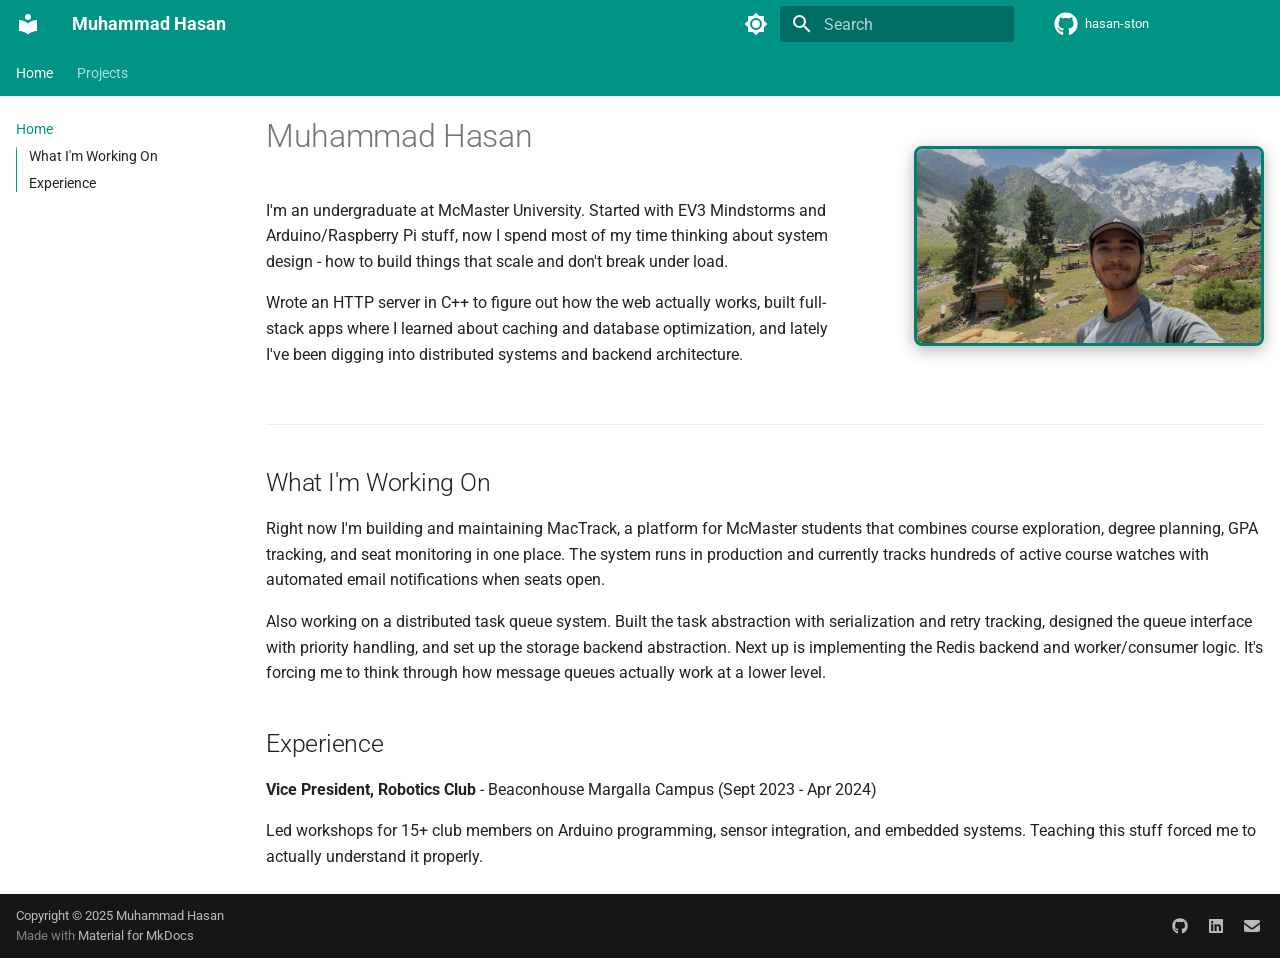
<file: index.html>
<!doctype html>
<html lang="en" class="no-js">
  <head>
    
      <meta charset="utf-8">
      <meta name="viewport" content="width=device-width,initial-scale=1">
      
        <meta name="description" content="Building production systems and figuring out how backend engineering and AI fit together.">
      
      
        <meta name="author" content="Muhammad Hasan">
      
      
        <link rel="canonical" href="https://hasan-ston.github.io/">
      
      
      
        <link rel="next" href="projects/">
      
      
        
      
      
      <link rel="icon" href="assets/images/favicon.png">
      <meta name="generator" content="mkdocs-1.6.1, mkdocs-material-9.7.4">
    
    
      
        <title>Muhammad Hasan</title>
      
    
    
      <link rel="stylesheet" href="assets/stylesheets/main.484c7ddc.min.css">
      
        
        <link rel="stylesheet" href="assets/stylesheets/palette.ab4e12ef.min.css">
      
      


    
    
      
    
    
      
        
        
        <link rel="preconnect" href="https://fonts.gstatic.com" crossorigin>
        <link rel="stylesheet" href="https://fonts.googleapis.com/css?family=Roboto:300,300i,400,400i,700,700i%7CRoboto+Mono:400,400i,700,700i&display=fallback">
        <style>:root{--md-text-font:"Roboto";--md-code-font:"Roboto Mono"}</style>
      
    
    
      <link rel="stylesheet" href="stylesheets/extra.css">
    
    <script>__md_scope=new URL(".",location),__md_hash=e=>[...e].reduce(((e,_)=>(e<<5)-e+_.charCodeAt(0)),0),__md_get=(e,_=localStorage,t=__md_scope)=>JSON.parse(_.getItem(t.pathname+"."+e)),__md_set=(e,_,t=localStorage,a=__md_scope)=>{try{t.setItem(a.pathname+"."+e,JSON.stringify(_))}catch(e){}}</script>
    
      

    
    
  </head>
  
  
    
    
      
    
    
    
    
    <body dir="ltr" data-md-color-scheme="default" data-md-color-primary="teal" data-md-color-accent="cyan">
  
    
    <input class="md-toggle" data-md-toggle="drawer" type="checkbox" id="__drawer" autocomplete="off">
    <input class="md-toggle" data-md-toggle="search" type="checkbox" id="__search" autocomplete="off">
    <label class="md-overlay" for="__drawer"></label>
    <div data-md-component="skip">
      
        
        <a href="#muhammad-hasan" class="md-skip">
          Skip to content
        </a>
      
    </div>
    <div data-md-component="announce">
      
    </div>
    
    
      

<header class="md-header" data-md-component="header">
  <nav class="md-header__inner md-grid" aria-label="Header">
    <a href="." title="Muhammad Hasan" class="md-header__button md-logo" aria-label="Muhammad Hasan" data-md-component="logo">
      
  
  <svg xmlns="http://www.w3.org/2000/svg" viewBox="0 0 24 24"><path d="M12 8a3 3 0 0 0 3-3 3 3 0 0 0-3-3 3 3 0 0 0-3 3 3 3 0 0 0 3 3m0 3.54C9.64 9.35 6.5 8 3 8v11c3.5 0 6.64 1.35 9 3.54 2.36-2.19 5.5-3.54 9-3.54V8c-3.5 0-6.64 1.35-9 3.54"/></svg>

    </a>
    <label class="md-header__button md-icon" for="__drawer">
      
      <svg xmlns="http://www.w3.org/2000/svg" viewBox="0 0 24 24"><path d="M3 6h18v2H3zm0 5h18v2H3zm0 5h18v2H3z"/></svg>
    </label>
    <div class="md-header__title" data-md-component="header-title">
      <div class="md-header__ellipsis">
        <div class="md-header__topic">
          <span class="md-ellipsis">
            Muhammad Hasan
          </span>
        </div>
        <div class="md-header__topic" data-md-component="header-topic">
          <span class="md-ellipsis">
            
              Home
            
          </span>
        </div>
      </div>
    </div>
    
      
        <form class="md-header__option" data-md-component="palette">
  
    
    
    
    <input class="md-option" data-md-color-media="" data-md-color-scheme="default" data-md-color-primary="teal" data-md-color-accent="cyan"  aria-label="Switch to dark mode"  type="radio" name="__palette" id="__palette_0">
    
      <label class="md-header__button md-icon" title="Switch to dark mode" for="__palette_1" hidden>
        <svg xmlns="http://www.w3.org/2000/svg" viewBox="0 0 24 24"><path d="M12 8a4 4 0 0 0-4 4 4 4 0 0 0 4 4 4 4 0 0 0 4-4 4 4 0 0 0-4-4m0 10a6 6 0 0 1-6-6 6 6 0 0 1 6-6 6 6 0 0 1 6 6 6 6 0 0 1-6 6m8-9.31V4h-4.69L12 .69 8.69 4H4v4.69L.69 12 4 15.31V20h4.69L12 23.31 15.31 20H20v-4.69L23.31 12z"/></svg>
      </label>
    
  
    
    
    
    <input class="md-option" data-md-color-media="" data-md-color-scheme="slate" data-md-color-primary="teal" data-md-color-accent="cyan"  aria-label="Switch to light mode"  type="radio" name="__palette" id="__palette_1">
    
      <label class="md-header__button md-icon" title="Switch to light mode" for="__palette_0" hidden>
        <svg xmlns="http://www.w3.org/2000/svg" viewBox="0 0 24 24"><path d="M12 18c-.89 0-1.74-.2-2.5-.55C11.56 16.5 13 14.42 13 12s-1.44-4.5-3.5-5.45C10.26 6.2 11.11 6 12 6a6 6 0 0 1 6 6 6 6 0 0 1-6 6m8-9.31V4h-4.69L12 .69 8.69 4H4v4.69L.69 12 4 15.31V20h4.69L12 23.31 15.31 20H20v-4.69L23.31 12z"/></svg>
      </label>
    
  
</form>
      
    
    
      <script>var palette=__md_get("__palette");if(palette&&palette.color){if("(prefers-color-scheme)"===palette.color.media){var media=matchMedia("(prefers-color-scheme: light)"),input=document.querySelector(media.matches?"[data-md-color-media='(prefers-color-scheme: light)']":"[data-md-color-media='(prefers-color-scheme: dark)']");palette.color.media=input.getAttribute("data-md-color-media"),palette.color.scheme=input.getAttribute("data-md-color-scheme"),palette.color.primary=input.getAttribute("data-md-color-primary"),palette.color.accent=input.getAttribute("data-md-color-accent")}for(var[key,value]of Object.entries(palette.color))document.body.setAttribute("data-md-color-"+key,value)}</script>
    
    
    
      
      
        <label class="md-header__button md-icon" for="__search">
          
          <svg xmlns="http://www.w3.org/2000/svg" viewBox="0 0 24 24"><path d="M9.5 3A6.5 6.5 0 0 1 16 9.5c0 1.61-.59 3.09-1.56 4.23l.27.27h.79l5 5-1.5 1.5-5-5v-.79l-.27-.27A6.52 6.52 0 0 1 9.5 16 6.5 6.5 0 0 1 3 9.5 6.5 6.5 0 0 1 9.5 3m0 2C7 5 5 7 5 9.5S7 14 9.5 14 14 12 14 9.5 12 5 9.5 5"/></svg>
        </label>
        <div class="md-search" data-md-component="search" role="dialog">
  <label class="md-search__overlay" for="__search"></label>
  <div class="md-search__inner" role="search">
    <form class="md-search__form" name="search">
      <input type="text" class="md-search__input" name="query" aria-label="Search" placeholder="Search" autocapitalize="off" autocorrect="off" autocomplete="off" spellcheck="false" data-md-component="search-query" required>
      <label class="md-search__icon md-icon" for="__search">
        
        <svg xmlns="http://www.w3.org/2000/svg" viewBox="0 0 24 24"><path d="M9.5 3A6.5 6.5 0 0 1 16 9.5c0 1.61-.59 3.09-1.56 4.23l.27.27h.79l5 5-1.5 1.5-5-5v-.79l-.27-.27A6.52 6.52 0 0 1 9.5 16 6.5 6.5 0 0 1 3 9.5 6.5 6.5 0 0 1 9.5 3m0 2C7 5 5 7 5 9.5S7 14 9.5 14 14 12 14 9.5 12 5 9.5 5"/></svg>
        
        <svg xmlns="http://www.w3.org/2000/svg" viewBox="0 0 24 24"><path d="M20 11v2H8l5.5 5.5-1.42 1.42L4.16 12l7.92-7.92L13.5 5.5 8 11z"/></svg>
      </label>
      <nav class="md-search__options" aria-label="Search">
        
        <button type="reset" class="md-search__icon md-icon" title="Clear" aria-label="Clear" tabindex="-1">
          
          <svg xmlns="http://www.w3.org/2000/svg" viewBox="0 0 24 24"><path d="M19 6.41 17.59 5 12 10.59 6.41 5 5 6.41 10.59 12 5 17.59 6.41 19 12 13.41 17.59 19 19 17.59 13.41 12z"/></svg>
        </button>
      </nav>
      
        <div class="md-search__suggest" data-md-component="search-suggest"></div>
      
    </form>
    <div class="md-search__output">
      <div class="md-search__scrollwrap" tabindex="0" data-md-scrollfix>
        <div class="md-search-result" data-md-component="search-result">
          <div class="md-search-result__meta">
            Initializing search
          </div>
          <ol class="md-search-result__list" role="presentation"></ol>
        </div>
      </div>
    </div>
  </div>
</div>
      
    
    
      <div class="md-header__source">
        <a href="https://github.com/hasan-ston" title="Go to repository" class="md-source" data-md-component="source">
  <div class="md-source__icon md-icon">
    
    <svg xmlns="http://www.w3.org/2000/svg" viewBox="0 0 512 512"><!--! Font Awesome Free 7.1.0 by @fontawesome - https://fontawesome.com License - https://fontawesome.com/license/free (Icons: CC BY 4.0, Fonts: SIL OFL 1.1, Code: MIT License) Copyright 2025 Fonticons, Inc.--><path d="M173.9 397.4c0 2-2.3 3.6-5.2 3.6-3.3.3-5.6-1.3-5.6-3.6 0-2 2.3-3.6 5.2-3.6 3-.3 5.6 1.3 5.6 3.6m-31.1-4.5c-.7 2 1.3 4.3 4.3 4.9 2.6 1 5.6 0 6.2-2s-1.3-4.3-4.3-5.2c-2.6-.7-5.5.3-6.2 2.3m44.2-1.7c-2.9.7-4.9 2.6-4.6 4.9.3 2 2.9 3.3 5.9 2.6 2.9-.7 4.9-2.6 4.6-4.6-.3-1.9-3-3.2-5.9-2.9M252.8 8C114.1 8 8 113.3 8 252c0 110.9 69.8 205.8 169.5 239.2 12.8 2.3 17.3-5.6 17.3-12.1 0-6.2-.3-40.4-.3-61.4 0 0-70 15-84.7-29.8 0 0-11.4-29.1-27.8-36.6 0 0-22.9-15.7 1.6-15.4 0 0 24.9 2 38.6 25.8 21.9 38.6 58.6 27.5 72.9 20.9 2.3-16 8.8-27.1 16-33.7-55.9-6.2-112.3-14.3-112.3-110.5 0-27.5 7.6-41.3 23.6-58.9-2.6-6.5-11.1-33.3 2.6-67.9 20.9-6.5 69 27 69 27 20-5.6 41.5-8.5 62.8-8.5s42.8 2.9 62.8 8.5c0 0 48.1-33.6 69-27 13.7 34.7 5.2 61.4 2.6 67.9 16 17.7 25.8 31.5 25.8 58.9 0 96.5-58.9 104.2-114.8 110.5 9.2 7.9 17 22.9 17 46.4 0 33.7-.3 75.4-.3 83.6 0 6.5 4.6 14.4 17.3 12.1C436.2 457.8 504 362.9 504 252 504 113.3 391.5 8 252.8 8M105.2 352.9c-1.3 1-1 3.3.7 5.2 1.6 1.6 3.9 2.3 5.2 1 1.3-1 1-3.3-.7-5.2-1.6-1.6-3.9-2.3-5.2-1m-10.8-8.1c-.7 1.3.3 2.9 2.3 3.9 1.6 1 3.6.7 4.3-.7.7-1.3-.3-2.9-2.3-3.9-2-.6-3.6-.3-4.3.7m32.4 35.6c-1.6 1.3-1 4.3 1.3 6.2 2.3 2.3 5.2 2.6 6.5 1 1.3-1.3.7-4.3-1.3-6.2-2.2-2.3-5.2-2.6-6.5-1m-11.4-14.7c-1.6 1-1.6 3.6 0 5.9s4.3 3.3 5.6 2.3c1.6-1.3 1.6-3.9 0-6.2-1.4-2.3-4-3.3-5.6-2"/></svg>
  </div>
  <div class="md-source__repository">
    hasan-ston
  </div>
</a>
      </div>
    
  </nav>
  
</header>
    
    <div class="md-container" data-md-component="container">
      
      
        
          
            
<nav class="md-tabs" aria-label="Tabs" data-md-component="tabs">
  <div class="md-grid">
    <ul class="md-tabs__list">
      
        
  
  
  
    
  
  
    <li class="md-tabs__item md-tabs__item--active">
      <a href="." class="md-tabs__link">
        
  
  
    
  
  Home

      </a>
    </li>
  

      
        
  
  
  
  
    <li class="md-tabs__item">
      <a href="projects/" class="md-tabs__link">
        
  
  
    
  
  Projects

      </a>
    </li>
  

      
    </ul>
  </div>
</nav>
          
        
      
      <main class="md-main" data-md-component="main">
        <div class="md-main__inner md-grid">
          
            
              
              <div class="md-sidebar md-sidebar--primary" data-md-component="sidebar" data-md-type="navigation" >
                <div class="md-sidebar__scrollwrap">
                  <div class="md-sidebar__inner">
                    


  


  

<nav class="md-nav md-nav--primary md-nav--lifted md-nav--integrated" aria-label="Navigation" data-md-level="0">
  <label class="md-nav__title" for="__drawer">
    <a href="." title="Muhammad Hasan" class="md-nav__button md-logo" aria-label="Muhammad Hasan" data-md-component="logo">
      
  
  <svg xmlns="http://www.w3.org/2000/svg" viewBox="0 0 24 24"><path d="M12 8a3 3 0 0 0 3-3 3 3 0 0 0-3-3 3 3 0 0 0-3 3 3 3 0 0 0 3 3m0 3.54C9.64 9.35 6.5 8 3 8v11c3.5 0 6.64 1.35 9 3.54 2.36-2.19 5.5-3.54 9-3.54V8c-3.5 0-6.64 1.35-9 3.54"/></svg>

    </a>
    Muhammad Hasan
  </label>
  
    <div class="md-nav__source">
      <a href="https://github.com/hasan-ston" title="Go to repository" class="md-source" data-md-component="source">
  <div class="md-source__icon md-icon">
    
    <svg xmlns="http://www.w3.org/2000/svg" viewBox="0 0 512 512"><!--! Font Awesome Free 7.1.0 by @fontawesome - https://fontawesome.com License - https://fontawesome.com/license/free (Icons: CC BY 4.0, Fonts: SIL OFL 1.1, Code: MIT License) Copyright 2025 Fonticons, Inc.--><path d="M173.9 397.4c0 2-2.3 3.6-5.2 3.6-3.3.3-5.6-1.3-5.6-3.6 0-2 2.3-3.6 5.2-3.6 3-.3 5.6 1.3 5.6 3.6m-31.1-4.5c-.7 2 1.3 4.3 4.3 4.9 2.6 1 5.6 0 6.2-2s-1.3-4.3-4.3-5.2c-2.6-.7-5.5.3-6.2 2.3m44.2-1.7c-2.9.7-4.9 2.6-4.6 4.9.3 2 2.9 3.3 5.9 2.6 2.9-.7 4.9-2.6 4.6-4.6-.3-1.9-3-3.2-5.9-2.9M252.8 8C114.1 8 8 113.3 8 252c0 110.9 69.8 205.8 169.5 239.2 12.8 2.3 17.3-5.6 17.3-12.1 0-6.2-.3-40.4-.3-61.4 0 0-70 15-84.7-29.8 0 0-11.4-29.1-27.8-36.6 0 0-22.9-15.7 1.6-15.4 0 0 24.9 2 38.6 25.8 21.9 38.6 58.6 27.5 72.9 20.9 2.3-16 8.8-27.1 16-33.7-55.9-6.2-112.3-14.3-112.3-110.5 0-27.5 7.6-41.3 23.6-58.9-2.6-6.5-11.1-33.3 2.6-67.9 20.9-6.5 69 27 69 27 20-5.6 41.5-8.5 62.8-8.5s42.8 2.9 62.8 8.5c0 0 48.1-33.6 69-27 13.7 34.7 5.2 61.4 2.6 67.9 16 17.7 25.8 31.5 25.8 58.9 0 96.5-58.9 104.2-114.8 110.5 9.2 7.9 17 22.9 17 46.4 0 33.7-.3 75.4-.3 83.6 0 6.5 4.6 14.4 17.3 12.1C436.2 457.8 504 362.9 504 252 504 113.3 391.5 8 252.8 8M105.2 352.9c-1.3 1-1 3.3.7 5.2 1.6 1.6 3.9 2.3 5.2 1 1.3-1 1-3.3-.7-5.2-1.6-1.6-3.9-2.3-5.2-1m-10.8-8.1c-.7 1.3.3 2.9 2.3 3.9 1.6 1 3.6.7 4.3-.7.7-1.3-.3-2.9-2.3-3.9-2-.6-3.6-.3-4.3.7m32.4 35.6c-1.6 1.3-1 4.3 1.3 6.2 2.3 2.3 5.2 2.6 6.5 1 1.3-1.3.7-4.3-1.3-6.2-2.2-2.3-5.2-2.6-6.5-1m-11.4-14.7c-1.6 1-1.6 3.6 0 5.9s4.3 3.3 5.6 2.3c1.6-1.3 1.6-3.9 0-6.2-1.4-2.3-4-3.3-5.6-2"/></svg>
  </div>
  <div class="md-source__repository">
    hasan-ston
  </div>
</a>
    </div>
  
  <ul class="md-nav__list" data-md-scrollfix>
    
      
      
  
  
    
  
  
  
    <li class="md-nav__item md-nav__item--active">
      
      <input class="md-nav__toggle md-toggle" type="checkbox" id="__toc">
      
      
        
      
      
        <label class="md-nav__link md-nav__link--active" for="__toc">
          
  
  
  <span class="md-ellipsis">
    
  
    Home
  

    
  </span>
  
  

          <span class="md-nav__icon md-icon"></span>
        </label>
      
      <a href="." class="md-nav__link md-nav__link--active">
        
  
  
  <span class="md-ellipsis">
    
  
    Home
  

    
  </span>
  
  

      </a>
      
        

<nav class="md-nav md-nav--secondary" aria-label="Table of contents">
  
  
  
    
  
  
    <label class="md-nav__title" for="__toc">
      <span class="md-nav__icon md-icon"></span>
      Table of contents
    </label>
    <ul class="md-nav__list" data-md-component="toc" data-md-scrollfix>
      
        <li class="md-nav__item">
  <a href="#what-im-working-on" class="md-nav__link">
    <span class="md-ellipsis">
      
        What I'm Working On
      
    </span>
  </a>
  
</li>
      
        <li class="md-nav__item">
  <a href="#experience" class="md-nav__link">
    <span class="md-ellipsis">
      
        Experience
      
    </span>
  </a>
  
</li>
      
    </ul>
  
</nav>
      
    </li>
  

    
      
      
  
  
  
  
    <li class="md-nav__item">
      <a href="projects/" class="md-nav__link">
        
  
  
  <span class="md-ellipsis">
    
  
    Projects
  

    
  </span>
  
  

      </a>
    </li>
  

    
  </ul>
</nav>
                  </div>
                </div>
              </div>
            
            
          
          
            <div class="md-content" data-md-component="content">
              
              <article class="md-content__inner md-typeset">
                
                  


  
  


<div class="home-header">
<div class="home-content">
<h1 id="muhammad-hasan">Muhammad Hasan</h1>
<p>I'm an undergraduate at McMaster University. Started with EV3 Mindstorms and Arduino/Raspberry Pi stuff, now I spend most of my time thinking about system design - how to build things that scale and don't break under load.</p>
<p>Wrote an HTTP server in C++ to figure out how the web actually works, built full-stack apps where I learned about caching and database optimization, and lately I've been digging into distributed systems and backend architecture.</p>
</div>
<div class="profile-photo">
<p><img alt="Muhammad Hasan" class="profile-img" src="assets/images/profile.jpg" /></p>
</div>
</div>
<hr />
<h2 id="what-im-working-on">What I'm Working On</h2>
<p>Right now I'm building and maintaining MacTrack, a platform for McMaster students that combines course exploration, degree planning, GPA tracking, and seat monitoring in one place. The system runs in production and currently tracks hundreds of active course watches with automated email notifications when seats open.</p>
<p>Also working on a distributed task queue system. Built the task abstraction with serialization and retry tracking, designed the queue interface with priority handling, and set up the storage backend abstraction. Next up is implementing the Redis backend and worker/consumer logic. It's forcing me to think through how message queues actually work at a lower level. </p>
<h2 id="experience">Experience</h2>
<p><strong>Vice President, Robotics Club</strong> - Beaconhouse Margalla Campus (Sept 2023 - Apr 2024)</p>
<p>Led workshops for 15+ club members on Arduino programming, sensor integration, and embedded systems. Teaching this stuff forced me to actually understand it properly.</p>












                
              </article>
            </div>
          
          
<script>var target=document.getElementById(location.hash.slice(1));target&&target.name&&(target.checked=target.name.startsWith("__tabbed_"))</script>
        </div>
        
      </main>
      
        <footer class="md-footer">
  
  <div class="md-footer-meta md-typeset">
    <div class="md-footer-meta__inner md-grid">
      <div class="md-copyright">
  
    <div class="md-copyright__highlight">
      Copyright &copy; 2025 Muhammad Hasan
    </div>
  
  
    Made with
    <a href="https://squidfunk.github.io/mkdocs-material/" target="_blank" rel="noopener">
      Material for MkDocs
    </a>
  
</div>
      
        
<div class="md-social">
  
    
    
    
    
      
      
    
    <a href="https://github.com/hasan-ston" target="_blank" rel="noopener" title="github.com" class="md-social__link">
      <svg xmlns="http://www.w3.org/2000/svg" viewBox="0 0 512 512"><!--! Font Awesome Free 7.1.0 by @fontawesome - https://fontawesome.com License - https://fontawesome.com/license/free (Icons: CC BY 4.0, Fonts: SIL OFL 1.1, Code: MIT License) Copyright 2025 Fonticons, Inc.--><path d="M173.9 397.4c0 2-2.3 3.6-5.2 3.6-3.3.3-5.6-1.3-5.6-3.6 0-2 2.3-3.6 5.2-3.6 3-.3 5.6 1.3 5.6 3.6m-31.1-4.5c-.7 2 1.3 4.3 4.3 4.9 2.6 1 5.6 0 6.2-2s-1.3-4.3-4.3-5.2c-2.6-.7-5.5.3-6.2 2.3m44.2-1.7c-2.9.7-4.9 2.6-4.6 4.9.3 2 2.9 3.3 5.9 2.6 2.9-.7 4.9-2.6 4.6-4.6-.3-1.9-3-3.2-5.9-2.9M252.8 8C114.1 8 8 113.3 8 252c0 110.9 69.8 205.8 169.5 239.2 12.8 2.3 17.3-5.6 17.3-12.1 0-6.2-.3-40.4-.3-61.4 0 0-70 15-84.7-29.8 0 0-11.4-29.1-27.8-36.6 0 0-22.9-15.7 1.6-15.4 0 0 24.9 2 38.6 25.8 21.9 38.6 58.6 27.5 72.9 20.9 2.3-16 8.8-27.1 16-33.7-55.9-6.2-112.3-14.3-112.3-110.5 0-27.5 7.6-41.3 23.6-58.9-2.6-6.5-11.1-33.3 2.6-67.9 20.9-6.5 69 27 69 27 20-5.6 41.5-8.5 62.8-8.5s42.8 2.9 62.8 8.5c0 0 48.1-33.6 69-27 13.7 34.7 5.2 61.4 2.6 67.9 16 17.7 25.8 31.5 25.8 58.9 0 96.5-58.9 104.2-114.8 110.5 9.2 7.9 17 22.9 17 46.4 0 33.7-.3 75.4-.3 83.6 0 6.5 4.6 14.4 17.3 12.1C436.2 457.8 504 362.9 504 252 504 113.3 391.5 8 252.8 8M105.2 352.9c-1.3 1-1 3.3.7 5.2 1.6 1.6 3.9 2.3 5.2 1 1.3-1 1-3.3-.7-5.2-1.6-1.6-3.9-2.3-5.2-1m-10.8-8.1c-.7 1.3.3 2.9 2.3 3.9 1.6 1 3.6.7 4.3-.7.7-1.3-.3-2.9-2.3-3.9-2-.6-3.6-.3-4.3.7m32.4 35.6c-1.6 1.3-1 4.3 1.3 6.2 2.3 2.3 5.2 2.6 6.5 1 1.3-1.3.7-4.3-1.3-6.2-2.2-2.3-5.2-2.6-6.5-1m-11.4-14.7c-1.6 1-1.6 3.6 0 5.9s4.3 3.3 5.6 2.3c1.6-1.3 1.6-3.9 0-6.2-1.4-2.3-4-3.3-5.6-2"/></svg>
    </a>
  
    
    
    
    
      
      
    
    <a href="https://www.linkedin.com/in/muhammad-hasan-139064379" target="_blank" rel="noopener" title="www.linkedin.com" class="md-social__link">
      <svg xmlns="http://www.w3.org/2000/svg" viewBox="0 0 448 512"><!--! Font Awesome Free 7.1.0 by @fontawesome - https://fontawesome.com License - https://fontawesome.com/license/free (Icons: CC BY 4.0, Fonts: SIL OFL 1.1, Code: MIT License) Copyright 2025 Fonticons, Inc.--><path d="M416 32H31.9C14.3 32 0 46.5 0 64.3v383.4C0 465.5 14.3 480 31.9 480H416c17.6 0 32-14.5 32-32.3V64.3c0-17.8-14.4-32.3-32-32.3M135.4 416H69V202.2h66.5V416zM102.2 96a38.5 38.5 0 1 1 0 77 38.5 38.5 0 1 1 0-77m282.1 320h-66.4V312c0-24.8-.5-56.7-34.5-56.7-34.6 0-39.9 27-39.9 54.9V416h-66.4V202.2h63.7v29.2h.9c8.9-16.8 30.6-34.5 62.9-34.5 67.2 0 79.7 44.3 79.7 101.9z"/></svg>
    </a>
  
    
    
    
    
    <a href="mailto:mhd.hasan236@gmail.com" target="_blank" rel="noopener" title="" class="md-social__link">
      <svg xmlns="http://www.w3.org/2000/svg" viewBox="0 0 512 512"><!--! Font Awesome Free 7.1.0 by @fontawesome - https://fontawesome.com License - https://fontawesome.com/license/free (Icons: CC BY 4.0, Fonts: SIL OFL 1.1, Code: MIT License) Copyright 2025 Fonticons, Inc.--><path d="M48 64C21.5 64 0 85.5 0 112c0 15.1 7.1 29.3 19.2 38.4l208 156a48 48 0 0 0 57.6 0l208-156c12.1-9.1 19.2-23.3 19.2-38.4 0-26.5-21.5-48-48-48zM0 196v188c0 35.3 28.7 64 64 64h384c35.3 0 64-28.7 64-64V196L313.6 344.8c-34.1 25.6-81.1 25.6-115.2 0z"/></svg>
    </a>
  
</div>
      
    </div>
  </div>
</footer>
      
    </div>
    <div class="md-dialog" data-md-component="dialog">
      <div class="md-dialog__inner md-typeset"></div>
    </div>
    
    
    
      
      
      <script id="__config" type="application/json">{"annotate": null, "base": ".", "features": ["navigation.instant", "navigation.tracking", "navigation.tabs", "search.suggest", "search.highlight", "content.code.copy", "toc.integrate"], "search": "assets/javascripts/workers/search.2c215733.min.js", "tags": null, "translations": {"clipboard.copied": "Copied to clipboard", "clipboard.copy": "Copy to clipboard", "search.result.more.one": "1 more on this page", "search.result.more.other": "# more on this page", "search.result.none": "No matching documents", "search.result.one": "1 matching document", "search.result.other": "# matching documents", "search.result.placeholder": "Type to start searching", "search.result.term.missing": "Missing", "select.version": "Select version"}, "version": null}</script>
    
    
      <script src="assets/javascripts/bundle.79ae519e.min.js"></script>
      
    
  </body>
</html>
</file>
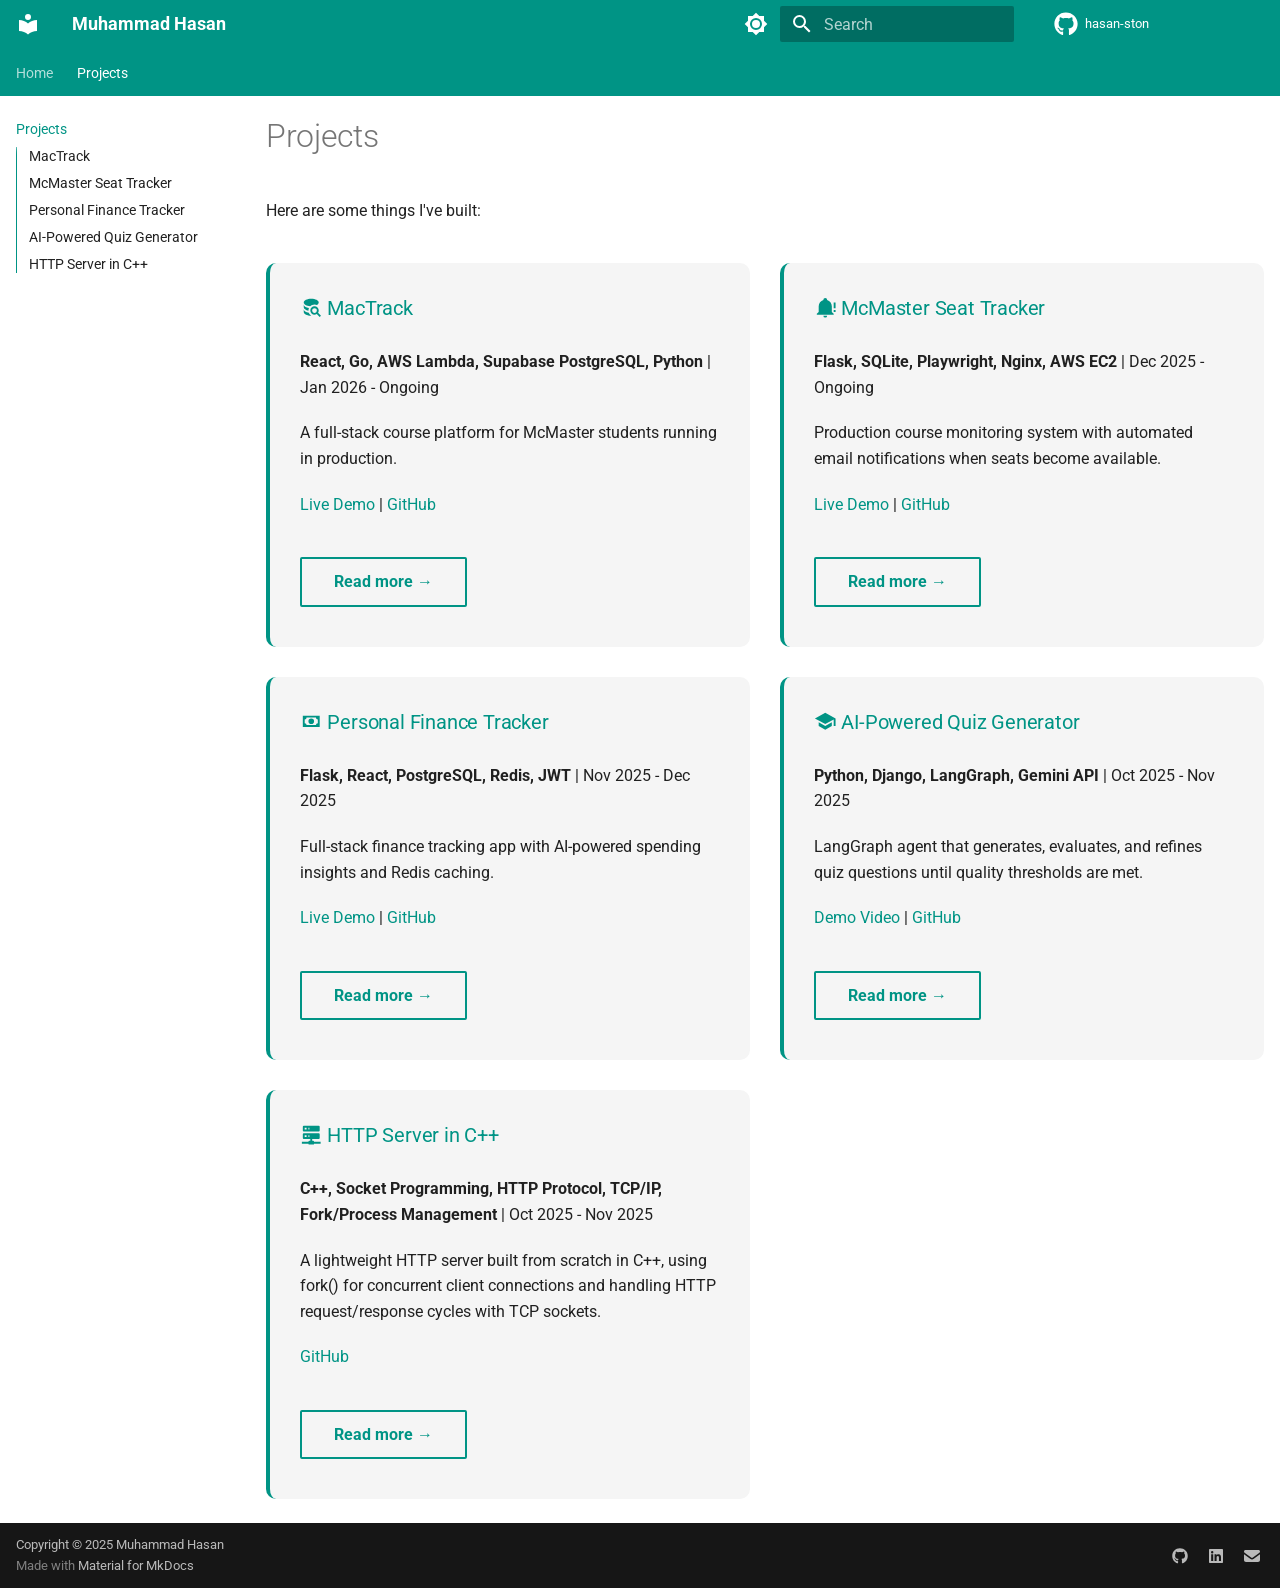
<file: projects/index.html>
<!doctype html>
<html lang="en" class="no-js">
  <head>
    
      <meta charset="utf-8">
      <meta name="viewport" content="width=device-width,initial-scale=1">
      
        <meta name="description" content="Building production systems and figuring out how backend engineering and AI fit together.">
      
      
        <meta name="author" content="Muhammad Hasan">
      
      
        <link rel="canonical" href="https://hasan-ston.github.io/projects/">
      
      
        <link rel="prev" href="..">
      
      
      
        
      
      
      <link rel="icon" href="../assets/images/favicon.png">
      <meta name="generator" content="mkdocs-1.6.1, mkdocs-material-9.7.4">
    
    
      
        <title>Projects - Muhammad Hasan</title>
      
    
    
      <link rel="stylesheet" href="../assets/stylesheets/main.484c7ddc.min.css">
      
        
        <link rel="stylesheet" href="../assets/stylesheets/palette.ab4e12ef.min.css">
      
      


    
    
      
    
    
      
        
        
        <link rel="preconnect" href="https://fonts.gstatic.com" crossorigin>
        <link rel="stylesheet" href="https://fonts.googleapis.com/css?family=Roboto:300,300i,400,400i,700,700i%7CRoboto+Mono:400,400i,700,700i&display=fallback">
        <style>:root{--md-text-font:"Roboto";--md-code-font:"Roboto Mono"}</style>
      
    
    
      <link rel="stylesheet" href="../stylesheets/extra.css">
    
    <script>__md_scope=new URL("..",location),__md_hash=e=>[...e].reduce(((e,_)=>(e<<5)-e+_.charCodeAt(0)),0),__md_get=(e,_=localStorage,t=__md_scope)=>JSON.parse(_.getItem(t.pathname+"."+e)),__md_set=(e,_,t=localStorage,a=__md_scope)=>{try{t.setItem(a.pathname+"."+e,JSON.stringify(_))}catch(e){}}</script>
    
      

    
    
  </head>
  
  
    
    
      
    
    
    
    
    <body dir="ltr" data-md-color-scheme="default" data-md-color-primary="teal" data-md-color-accent="cyan">
  
    
    <input class="md-toggle" data-md-toggle="drawer" type="checkbox" id="__drawer" autocomplete="off">
    <input class="md-toggle" data-md-toggle="search" type="checkbox" id="__search" autocomplete="off">
    <label class="md-overlay" for="__drawer"></label>
    <div data-md-component="skip">
      
        
        <a href="#projects" class="md-skip">
          Skip to content
        </a>
      
    </div>
    <div data-md-component="announce">
      
    </div>
    
    
      

<header class="md-header" data-md-component="header">
  <nav class="md-header__inner md-grid" aria-label="Header">
    <a href=".." title="Muhammad Hasan" class="md-header__button md-logo" aria-label="Muhammad Hasan" data-md-component="logo">
      
  
  <svg xmlns="http://www.w3.org/2000/svg" viewBox="0 0 24 24"><path d="M12 8a3 3 0 0 0 3-3 3 3 0 0 0-3-3 3 3 0 0 0-3 3 3 3 0 0 0 3 3m0 3.54C9.64 9.35 6.5 8 3 8v11c3.5 0 6.64 1.35 9 3.54 2.36-2.19 5.5-3.54 9-3.54V8c-3.5 0-6.64 1.35-9 3.54"/></svg>

    </a>
    <label class="md-header__button md-icon" for="__drawer">
      
      <svg xmlns="http://www.w3.org/2000/svg" viewBox="0 0 24 24"><path d="M3 6h18v2H3zm0 5h18v2H3zm0 5h18v2H3z"/></svg>
    </label>
    <div class="md-header__title" data-md-component="header-title">
      <div class="md-header__ellipsis">
        <div class="md-header__topic">
          <span class="md-ellipsis">
            Muhammad Hasan
          </span>
        </div>
        <div class="md-header__topic" data-md-component="header-topic">
          <span class="md-ellipsis">
            
              Projects
            
          </span>
        </div>
      </div>
    </div>
    
      
        <form class="md-header__option" data-md-component="palette">
  
    
    
    
    <input class="md-option" data-md-color-media="" data-md-color-scheme="default" data-md-color-primary="teal" data-md-color-accent="cyan"  aria-label="Switch to dark mode"  type="radio" name="__palette" id="__palette_0">
    
      <label class="md-header__button md-icon" title="Switch to dark mode" for="__palette_1" hidden>
        <svg xmlns="http://www.w3.org/2000/svg" viewBox="0 0 24 24"><path d="M12 8a4 4 0 0 0-4 4 4 4 0 0 0 4 4 4 4 0 0 0 4-4 4 4 0 0 0-4-4m0 10a6 6 0 0 1-6-6 6 6 0 0 1 6-6 6 6 0 0 1 6 6 6 6 0 0 1-6 6m8-9.31V4h-4.69L12 .69 8.69 4H4v4.69L.69 12 4 15.31V20h4.69L12 23.31 15.31 20H20v-4.69L23.31 12z"/></svg>
      </label>
    
  
    
    
    
    <input class="md-option" data-md-color-media="" data-md-color-scheme="slate" data-md-color-primary="teal" data-md-color-accent="cyan"  aria-label="Switch to light mode"  type="radio" name="__palette" id="__palette_1">
    
      <label class="md-header__button md-icon" title="Switch to light mode" for="__palette_0" hidden>
        <svg xmlns="http://www.w3.org/2000/svg" viewBox="0 0 24 24"><path d="M12 18c-.89 0-1.74-.2-2.5-.55C11.56 16.5 13 14.42 13 12s-1.44-4.5-3.5-5.45C10.26 6.2 11.11 6 12 6a6 6 0 0 1 6 6 6 6 0 0 1-6 6m8-9.31V4h-4.69L12 .69 8.69 4H4v4.69L.69 12 4 15.31V20h4.69L12 23.31 15.31 20H20v-4.69L23.31 12z"/></svg>
      </label>
    
  
</form>
      
    
    
      <script>var palette=__md_get("__palette");if(palette&&palette.color){if("(prefers-color-scheme)"===palette.color.media){var media=matchMedia("(prefers-color-scheme: light)"),input=document.querySelector(media.matches?"[data-md-color-media='(prefers-color-scheme: light)']":"[data-md-color-media='(prefers-color-scheme: dark)']");palette.color.media=input.getAttribute("data-md-color-media"),palette.color.scheme=input.getAttribute("data-md-color-scheme"),palette.color.primary=input.getAttribute("data-md-color-primary"),palette.color.accent=input.getAttribute("data-md-color-accent")}for(var[key,value]of Object.entries(palette.color))document.body.setAttribute("data-md-color-"+key,value)}</script>
    
    
    
      
      
        <label class="md-header__button md-icon" for="__search">
          
          <svg xmlns="http://www.w3.org/2000/svg" viewBox="0 0 24 24"><path d="M9.5 3A6.5 6.5 0 0 1 16 9.5c0 1.61-.59 3.09-1.56 4.23l.27.27h.79l5 5-1.5 1.5-5-5v-.79l-.27-.27A6.52 6.52 0 0 1 9.5 16 6.5 6.5 0 0 1 3 9.5 6.5 6.5 0 0 1 9.5 3m0 2C7 5 5 7 5 9.5S7 14 9.5 14 14 12 14 9.5 12 5 9.5 5"/></svg>
        </label>
        <div class="md-search" data-md-component="search" role="dialog">
  <label class="md-search__overlay" for="__search"></label>
  <div class="md-search__inner" role="search">
    <form class="md-search__form" name="search">
      <input type="text" class="md-search__input" name="query" aria-label="Search" placeholder="Search" autocapitalize="off" autocorrect="off" autocomplete="off" spellcheck="false" data-md-component="search-query" required>
      <label class="md-search__icon md-icon" for="__search">
        
        <svg xmlns="http://www.w3.org/2000/svg" viewBox="0 0 24 24"><path d="M9.5 3A6.5 6.5 0 0 1 16 9.5c0 1.61-.59 3.09-1.56 4.23l.27.27h.79l5 5-1.5 1.5-5-5v-.79l-.27-.27A6.52 6.52 0 0 1 9.5 16 6.5 6.5 0 0 1 3 9.5 6.5 6.5 0 0 1 9.5 3m0 2C7 5 5 7 5 9.5S7 14 9.5 14 14 12 14 9.5 12 5 9.5 5"/></svg>
        
        <svg xmlns="http://www.w3.org/2000/svg" viewBox="0 0 24 24"><path d="M20 11v2H8l5.5 5.5-1.42 1.42L4.16 12l7.92-7.92L13.5 5.5 8 11z"/></svg>
      </label>
      <nav class="md-search__options" aria-label="Search">
        
        <button type="reset" class="md-search__icon md-icon" title="Clear" aria-label="Clear" tabindex="-1">
          
          <svg xmlns="http://www.w3.org/2000/svg" viewBox="0 0 24 24"><path d="M19 6.41 17.59 5 12 10.59 6.41 5 5 6.41 10.59 12 5 17.59 6.41 19 12 13.41 17.59 19 19 17.59 13.41 12z"/></svg>
        </button>
      </nav>
      
        <div class="md-search__suggest" data-md-component="search-suggest"></div>
      
    </form>
    <div class="md-search__output">
      <div class="md-search__scrollwrap" tabindex="0" data-md-scrollfix>
        <div class="md-search-result" data-md-component="search-result">
          <div class="md-search-result__meta">
            Initializing search
          </div>
          <ol class="md-search-result__list" role="presentation"></ol>
        </div>
      </div>
    </div>
  </div>
</div>
      
    
    
      <div class="md-header__source">
        <a href="https://github.com/hasan-ston" title="Go to repository" class="md-source" data-md-component="source">
  <div class="md-source__icon md-icon">
    
    <svg xmlns="http://www.w3.org/2000/svg" viewBox="0 0 512 512"><!--! Font Awesome Free 7.1.0 by @fontawesome - https://fontawesome.com License - https://fontawesome.com/license/free (Icons: CC BY 4.0, Fonts: SIL OFL 1.1, Code: MIT License) Copyright 2025 Fonticons, Inc.--><path d="M173.9 397.4c0 2-2.3 3.6-5.2 3.6-3.3.3-5.6-1.3-5.6-3.6 0-2 2.3-3.6 5.2-3.6 3-.3 5.6 1.3 5.6 3.6m-31.1-4.5c-.7 2 1.3 4.3 4.3 4.9 2.6 1 5.6 0 6.2-2s-1.3-4.3-4.3-5.2c-2.6-.7-5.5.3-6.2 2.3m44.2-1.7c-2.9.7-4.9 2.6-4.6 4.9.3 2 2.9 3.3 5.9 2.6 2.9-.7 4.9-2.6 4.6-4.6-.3-1.9-3-3.2-5.9-2.9M252.8 8C114.1 8 8 113.3 8 252c0 110.9 69.8 205.8 169.5 239.2 12.8 2.3 17.3-5.6 17.3-12.1 0-6.2-.3-40.4-.3-61.4 0 0-70 15-84.7-29.8 0 0-11.4-29.1-27.8-36.6 0 0-22.9-15.7 1.6-15.4 0 0 24.9 2 38.6 25.8 21.9 38.6 58.6 27.5 72.9 20.9 2.3-16 8.8-27.1 16-33.7-55.9-6.2-112.3-14.3-112.3-110.5 0-27.5 7.6-41.3 23.6-58.9-2.6-6.5-11.1-33.3 2.6-67.9 20.9-6.5 69 27 69 27 20-5.6 41.5-8.5 62.8-8.5s42.8 2.9 62.8 8.5c0 0 48.1-33.6 69-27 13.7 34.7 5.2 61.4 2.6 67.9 16 17.7 25.8 31.5 25.8 58.9 0 96.5-58.9 104.2-114.8 110.5 9.2 7.9 17 22.9 17 46.4 0 33.7-.3 75.4-.3 83.6 0 6.5 4.6 14.4 17.3 12.1C436.2 457.8 504 362.9 504 252 504 113.3 391.5 8 252.8 8M105.2 352.9c-1.3 1-1 3.3.7 5.2 1.6 1.6 3.9 2.3 5.2 1 1.3-1 1-3.3-.7-5.2-1.6-1.6-3.9-2.3-5.2-1m-10.8-8.1c-.7 1.3.3 2.9 2.3 3.9 1.6 1 3.6.7 4.3-.7.7-1.3-.3-2.9-2.3-3.9-2-.6-3.6-.3-4.3.7m32.4 35.6c-1.6 1.3-1 4.3 1.3 6.2 2.3 2.3 5.2 2.6 6.5 1 1.3-1.3.7-4.3-1.3-6.2-2.2-2.3-5.2-2.6-6.5-1m-11.4-14.7c-1.6 1-1.6 3.6 0 5.9s4.3 3.3 5.6 2.3c1.6-1.3 1.6-3.9 0-6.2-1.4-2.3-4-3.3-5.6-2"/></svg>
  </div>
  <div class="md-source__repository">
    hasan-ston
  </div>
</a>
      </div>
    
  </nav>
  
</header>
    
    <div class="md-container" data-md-component="container">
      
      
        
          
            
<nav class="md-tabs" aria-label="Tabs" data-md-component="tabs">
  <div class="md-grid">
    <ul class="md-tabs__list">
      
        
  
  
  
  
    <li class="md-tabs__item">
      <a href=".." class="md-tabs__link">
        
  
  
    
  
  Home

      </a>
    </li>
  

      
        
  
  
  
    
  
  
    <li class="md-tabs__item md-tabs__item--active">
      <a href="./" class="md-tabs__link">
        
  
  
    
  
  Projects

      </a>
    </li>
  

      
    </ul>
  </div>
</nav>
          
        
      
      <main class="md-main" data-md-component="main">
        <div class="md-main__inner md-grid">
          
            
              
              <div class="md-sidebar md-sidebar--primary" data-md-component="sidebar" data-md-type="navigation" >
                <div class="md-sidebar__scrollwrap">
                  <div class="md-sidebar__inner">
                    


  


  

<nav class="md-nav md-nav--primary md-nav--lifted md-nav--integrated" aria-label="Navigation" data-md-level="0">
  <label class="md-nav__title" for="__drawer">
    <a href=".." title="Muhammad Hasan" class="md-nav__button md-logo" aria-label="Muhammad Hasan" data-md-component="logo">
      
  
  <svg xmlns="http://www.w3.org/2000/svg" viewBox="0 0 24 24"><path d="M12 8a3 3 0 0 0 3-3 3 3 0 0 0-3-3 3 3 0 0 0-3 3 3 3 0 0 0 3 3m0 3.54C9.64 9.35 6.5 8 3 8v11c3.5 0 6.64 1.35 9 3.54 2.36-2.19 5.5-3.54 9-3.54V8c-3.5 0-6.64 1.35-9 3.54"/></svg>

    </a>
    Muhammad Hasan
  </label>
  
    <div class="md-nav__source">
      <a href="https://github.com/hasan-ston" title="Go to repository" class="md-source" data-md-component="source">
  <div class="md-source__icon md-icon">
    
    <svg xmlns="http://www.w3.org/2000/svg" viewBox="0 0 512 512"><!--! Font Awesome Free 7.1.0 by @fontawesome - https://fontawesome.com License - https://fontawesome.com/license/free (Icons: CC BY 4.0, Fonts: SIL OFL 1.1, Code: MIT License) Copyright 2025 Fonticons, Inc.--><path d="M173.9 397.4c0 2-2.3 3.6-5.2 3.6-3.3.3-5.6-1.3-5.6-3.6 0-2 2.3-3.6 5.2-3.6 3-.3 5.6 1.3 5.6 3.6m-31.1-4.5c-.7 2 1.3 4.3 4.3 4.9 2.6 1 5.6 0 6.2-2s-1.3-4.3-4.3-5.2c-2.6-.7-5.5.3-6.2 2.3m44.2-1.7c-2.9.7-4.9 2.6-4.6 4.9.3 2 2.9 3.3 5.9 2.6 2.9-.7 4.9-2.6 4.6-4.6-.3-1.9-3-3.2-5.9-2.9M252.8 8C114.1 8 8 113.3 8 252c0 110.9 69.8 205.8 169.5 239.2 12.8 2.3 17.3-5.6 17.3-12.1 0-6.2-.3-40.4-.3-61.4 0 0-70 15-84.7-29.8 0 0-11.4-29.1-27.8-36.6 0 0-22.9-15.7 1.6-15.4 0 0 24.9 2 38.6 25.8 21.9 38.6 58.6 27.5 72.9 20.9 2.3-16 8.8-27.1 16-33.7-55.9-6.2-112.3-14.3-112.3-110.5 0-27.5 7.6-41.3 23.6-58.9-2.6-6.5-11.1-33.3 2.6-67.9 20.9-6.5 69 27 69 27 20-5.6 41.5-8.5 62.8-8.5s42.8 2.9 62.8 8.5c0 0 48.1-33.6 69-27 13.7 34.7 5.2 61.4 2.6 67.9 16 17.7 25.8 31.5 25.8 58.9 0 96.5-58.9 104.2-114.8 110.5 9.2 7.9 17 22.9 17 46.4 0 33.7-.3 75.4-.3 83.6 0 6.5 4.6 14.4 17.3 12.1C436.2 457.8 504 362.9 504 252 504 113.3 391.5 8 252.8 8M105.2 352.9c-1.3 1-1 3.3.7 5.2 1.6 1.6 3.9 2.3 5.2 1 1.3-1 1-3.3-.7-5.2-1.6-1.6-3.9-2.3-5.2-1m-10.8-8.1c-.7 1.3.3 2.9 2.3 3.9 1.6 1 3.6.7 4.3-.7.7-1.3-.3-2.9-2.3-3.9-2-.6-3.6-.3-4.3.7m32.4 35.6c-1.6 1.3-1 4.3 1.3 6.2 2.3 2.3 5.2 2.6 6.5 1 1.3-1.3.7-4.3-1.3-6.2-2.2-2.3-5.2-2.6-6.5-1m-11.4-14.7c-1.6 1-1.6 3.6 0 5.9s4.3 3.3 5.6 2.3c1.6-1.3 1.6-3.9 0-6.2-1.4-2.3-4-3.3-5.6-2"/></svg>
  </div>
  <div class="md-source__repository">
    hasan-ston
  </div>
</a>
    </div>
  
  <ul class="md-nav__list" data-md-scrollfix>
    
      
      
  
  
  
  
    <li class="md-nav__item">
      <a href=".." class="md-nav__link">
        
  
  
  <span class="md-ellipsis">
    
  
    Home
  

    
  </span>
  
  

      </a>
    </li>
  

    
      
      
  
  
    
  
  
  
    <li class="md-nav__item md-nav__item--active">
      
      <input class="md-nav__toggle md-toggle" type="checkbox" id="__toc">
      
      
        
      
      
        <label class="md-nav__link md-nav__link--active" for="__toc">
          
  
  
  <span class="md-ellipsis">
    
  
    Projects
  

    
  </span>
  
  

          <span class="md-nav__icon md-icon"></span>
        </label>
      
      <a href="./" class="md-nav__link md-nav__link--active">
        
  
  
  <span class="md-ellipsis">
    
  
    Projects
  

    
  </span>
  
  

      </a>
      
        

<nav class="md-nav md-nav--secondary" aria-label="Table of contents">
  
  
  
    
  
  
    <label class="md-nav__title" for="__toc">
      <span class="md-nav__icon md-icon"></span>
      Table of contents
    </label>
    <ul class="md-nav__list" data-md-component="toc" data-md-scrollfix>
      
        <li class="md-nav__item">
  <a href="#mactrack" class="md-nav__link">
    <span class="md-ellipsis">
      
        MacTrack
      
    </span>
  </a>
  
</li>
      
        <li class="md-nav__item">
  <a href="#mcmaster-seat-tracker" class="md-nav__link">
    <span class="md-ellipsis">
      
        McMaster Seat Tracker
      
    </span>
  </a>
  
</li>
      
        <li class="md-nav__item">
  <a href="#personal-finance-tracker" class="md-nav__link">
    <span class="md-ellipsis">
      
        Personal Finance Tracker
      
    </span>
  </a>
  
</li>
      
        <li class="md-nav__item">
  <a href="#ai-powered-quiz-generator" class="md-nav__link">
    <span class="md-ellipsis">
      
        AI-Powered Quiz Generator
      
    </span>
  </a>
  
</li>
      
        <li class="md-nav__item">
  <a href="#http-server-in-c" class="md-nav__link">
    <span class="md-ellipsis">
      
        HTTP Server in C++
      
    </span>
  </a>
  
</li>
      
    </ul>
  
</nav>
      
    </li>
  

    
  </ul>
</nav>
                  </div>
                </div>
              </div>
            
            
          
          
            <div class="md-content" data-md-component="content">
              
              <article class="md-content__inner md-typeset">
                
                  


  
  


<h1 id="projects">Projects</h1>
<p>Here are some things I've built:</p>
<div class="projects-grid">
<div class="project-card">
<h3 id="mactrack"><span class="twemoji"><svg xmlns="http://www.w3.org/2000/svg" viewBox="0 0 24 24"><path d="M18.68 12.32a4.49 4.49 0 0 0-6.36.01 4.49 4.49 0 0 0 0 6.36 4.51 4.51 0 0 0 5.57.63L21 22.39 22.39 21l-3.09-3.11c1.13-1.77.87-4.09-.62-5.57m-1.41 4.95c-.98.98-2.56.97-3.54 0-.97-.98-.97-2.56.01-3.54.97-.97 2.55-.97 3.53 0 .97.98.97 2.56 0 3.54M10.9 20.1a6.5 6.5 0 0 1-1.48-2.32C6.27 17.25 4 15.76 4 14v3c0 2.21 3.58 4 8 4-.4-.26-.77-.56-1.1-.9M4 9v3c0 1.68 2.07 3.12 5 3.7v-.2c0-.93.2-1.85.58-2.69C6.34 12.3 4 10.79 4 9m8-6C7.58 3 4 4.79 4 7c0 2 3 3.68 6.85 4h.05c1.2-1.26 2.86-2 4.6-2 .91 0 1.81.19 2.64.56A3.22 3.22 0 0 0 20 7c0-2.21-3.58-4-8-4"/></svg></span> MacTrack</h3>
<p><strong>React, Go, AWS Lambda, Supabase PostgreSQL, Python</strong> | Jan 2026 - Ongoing</p>
<p>A full-stack course platform for McMaster students running in production.</p>
<p><a href="https://mactrack.mactrack-team.workers.dev/">Live Demo</a> | <a href="https://github.com/hasan-ston/mactrack">GitHub</a></p>
<p><a class="md-button" href="mactrack/">Read more →</a></p>
</div>
<div class="project-card">
<h3 id="mcmaster-seat-tracker"><span class="twemoji"><svg xmlns="http://www.w3.org/2000/svg" viewBox="0 0 24 24"><path d="M23 7v6h-2V7m0 8h2v2h-2M12 2a2 2 0 0 0-2 2 2 2 0 0 0 0 .29C7.12 5.14 5 7.82 5 11v6l-2 2v1h18v-1l-2-2v-6c0-3.18-2.12-5.86-5-6.71A2 2 0 0 0 14 4a2 2 0 0 0-2-2m-2 19a2 2 0 0 0 2 2 2 2 0 0 0 2-2Z"/></svg></span> McMaster Seat Tracker</h3>
<p><strong>Flask, SQLite, Playwright, Nginx, AWS EC2</strong> | Dec 2025 - Ongoing</p>
<p>Production course monitoring system with automated email notifications when seats become available.</p>
<p><a href="https://macseats.duckdns.org">Live Demo</a> | <a href="https://github.com/hasan-ston/seatTracker">GitHub</a></p>
<p><a class="md-button" href="seat-tracker/">Read more →</a></p>
</div>
<div class="project-card">
<h3 id="personal-finance-tracker"><span class="twemoji"><svg xmlns="http://www.w3.org/2000/svg" viewBox="0 0 24 24"><path d="M3 6h18v12H3zm9 3a3 3 0 0 1 3 3 3 3 0 0 1-3 3 3 3 0 0 1-3-3 3 3 0 0 1 3-3M7 8a2 2 0 0 1-2 2v4a2 2 0 0 1 2 2h10a2 2 0 0 1 2-2v-4a2 2 0 0 1-2-2z"/></svg></span> Personal Finance Tracker</h3>
<p><strong>Flask, React, PostgreSQL, Redis, JWT</strong> | Nov 2025 - Dec 2025</p>
<p>Full-stack finance tracking app with AI-powered spending insights and Redis caching.</p>
<p><a href="https://financetrackerhasan.vercel.app/">Live Demo</a> | <a href="https://github.com/hasan-ston/FinanceTracker">GitHub</a></p>
<p><a class="md-button" href="finance-tracker/">Read more →</a></p>
</div>
<div class="project-card">
<h3 id="ai-powered-quiz-generator"><span class="twemoji"><svg xmlns="http://www.w3.org/2000/svg" viewBox="0 0 24 24"><path d="M12 3 1 9l11 6 9-4.91V17h2V9M5 13.18v4L12 21l7-3.82v-4L12 17z"/></svg></span> AI-Powered Quiz Generator</h3>
<p><strong>Python, Django, LangGraph, Gemini API</strong> | Oct 2025 - Nov 2025</p>
<p>LangGraph agent that generates, evaluates, and refines quiz questions until quality thresholds are met.</p>
<p><a href="https://youtube.com/watch?v=0o1s1O7-G_w">Demo Video</a> | <a href="https://github.com/hasan-ston/Notes_app">GitHub</a></p>
<p><a class="md-button" href="quiz-generator/">Read more →</a></p>
</div>
<div class="project-card">
<h3 id="http-server-in-c"><span class="twemoji"><svg xmlns="http://www.w3.org/2000/svg" viewBox="0 0 24 24"><path d="M13 19h1a1 1 0 0 1 1 1h7v2h-7a1 1 0 0 1-1 1h-4a1 1 0 0 1-1-1H2v-2h7a1 1 0 0 1 1-1h1v-2H4a1 1 0 0 1-1-1v-4a1 1 0 0 1 1-1h16a1 1 0 0 1 1 1v4a1 1 0 0 1-1 1h-7zM4 3h16a1 1 0 0 1 1 1v4a1 1 0 0 1-1 1H4a1 1 0 0 1-1-1V4a1 1 0 0 1 1-1m5 4h1V5H9zm0 8h1v-2H9zM5 5v2h2V5zm0 8v2h2v-2z"/></svg></span> HTTP Server in C++</h3>
<p><strong>C++, Socket Programming, HTTP Protocol, TCP/IP, Fork/Process Management</strong> | Oct 2025 - Nov 2025</p>
<p>A lightweight HTTP server built from scratch in C++, using fork() for concurrent client connections and handling HTTP request/response cycles with TCP sockets.</p>
<p><a href="https://github.com/hasan-ston/HTTP-server-in-C-">GitHub</a></p>
<p><a class="md-button" href="http-server/">Read more →</a></p>
</div>
</div>












                
              </article>
            </div>
          
          
<script>var target=document.getElementById(location.hash.slice(1));target&&target.name&&(target.checked=target.name.startsWith("__tabbed_"))</script>
        </div>
        
      </main>
      
        <footer class="md-footer">
  
  <div class="md-footer-meta md-typeset">
    <div class="md-footer-meta__inner md-grid">
      <div class="md-copyright">
  
    <div class="md-copyright__highlight">
      Copyright &copy; 2025 Muhammad Hasan
    </div>
  
  
    Made with
    <a href="https://squidfunk.github.io/mkdocs-material/" target="_blank" rel="noopener">
      Material for MkDocs
    </a>
  
</div>
      
        
<div class="md-social">
  
    
    
    
    
      
      
    
    <a href="https://github.com/hasan-ston" target="_blank" rel="noopener" title="github.com" class="md-social__link">
      <svg xmlns="http://www.w3.org/2000/svg" viewBox="0 0 512 512"><!--! Font Awesome Free 7.1.0 by @fontawesome - https://fontawesome.com License - https://fontawesome.com/license/free (Icons: CC BY 4.0, Fonts: SIL OFL 1.1, Code: MIT License) Copyright 2025 Fonticons, Inc.--><path d="M173.9 397.4c0 2-2.3 3.6-5.2 3.6-3.3.3-5.6-1.3-5.6-3.6 0-2 2.3-3.6 5.2-3.6 3-.3 5.6 1.3 5.6 3.6m-31.1-4.5c-.7 2 1.3 4.3 4.3 4.9 2.6 1 5.6 0 6.2-2s-1.3-4.3-4.3-5.2c-2.6-.7-5.5.3-6.2 2.3m44.2-1.7c-2.9.7-4.9 2.6-4.6 4.9.3 2 2.9 3.3 5.9 2.6 2.9-.7 4.9-2.6 4.6-4.6-.3-1.9-3-3.2-5.9-2.9M252.8 8C114.1 8 8 113.3 8 252c0 110.9 69.8 205.8 169.5 239.2 12.8 2.3 17.3-5.6 17.3-12.1 0-6.2-.3-40.4-.3-61.4 0 0-70 15-84.7-29.8 0 0-11.4-29.1-27.8-36.6 0 0-22.9-15.7 1.6-15.4 0 0 24.9 2 38.6 25.8 21.9 38.6 58.6 27.5 72.9 20.9 2.3-16 8.8-27.1 16-33.7-55.9-6.2-112.3-14.3-112.3-110.5 0-27.5 7.6-41.3 23.6-58.9-2.6-6.5-11.1-33.3 2.6-67.9 20.9-6.5 69 27 69 27 20-5.6 41.5-8.5 62.8-8.5s42.8 2.9 62.8 8.5c0 0 48.1-33.6 69-27 13.7 34.7 5.2 61.4 2.6 67.9 16 17.7 25.8 31.5 25.8 58.9 0 96.5-58.9 104.2-114.8 110.5 9.2 7.9 17 22.9 17 46.4 0 33.7-.3 75.4-.3 83.6 0 6.5 4.6 14.4 17.3 12.1C436.2 457.8 504 362.9 504 252 504 113.3 391.5 8 252.8 8M105.2 352.9c-1.3 1-1 3.3.7 5.2 1.6 1.6 3.9 2.3 5.2 1 1.3-1 1-3.3-.7-5.2-1.6-1.6-3.9-2.3-5.2-1m-10.8-8.1c-.7 1.3.3 2.9 2.3 3.9 1.6 1 3.6.7 4.3-.7.7-1.3-.3-2.9-2.3-3.9-2-.6-3.6-.3-4.3.7m32.4 35.6c-1.6 1.3-1 4.3 1.3 6.2 2.3 2.3 5.2 2.6 6.5 1 1.3-1.3.7-4.3-1.3-6.2-2.2-2.3-5.2-2.6-6.5-1m-11.4-14.7c-1.6 1-1.6 3.6 0 5.9s4.3 3.3 5.6 2.3c1.6-1.3 1.6-3.9 0-6.2-1.4-2.3-4-3.3-5.6-2"/></svg>
    </a>
  
    
    
    
    
      
      
    
    <a href="https://www.linkedin.com/in/muhammad-hasan-139064379" target="_blank" rel="noopener" title="www.linkedin.com" class="md-social__link">
      <svg xmlns="http://www.w3.org/2000/svg" viewBox="0 0 448 512"><!--! Font Awesome Free 7.1.0 by @fontawesome - https://fontawesome.com License - https://fontawesome.com/license/free (Icons: CC BY 4.0, Fonts: SIL OFL 1.1, Code: MIT License) Copyright 2025 Fonticons, Inc.--><path d="M416 32H31.9C14.3 32 0 46.5 0 64.3v383.4C0 465.5 14.3 480 31.9 480H416c17.6 0 32-14.5 32-32.3V64.3c0-17.8-14.4-32.3-32-32.3M135.4 416H69V202.2h66.5V416zM102.2 96a38.5 38.5 0 1 1 0 77 38.5 38.5 0 1 1 0-77m282.1 320h-66.4V312c0-24.8-.5-56.7-34.5-56.7-34.6 0-39.9 27-39.9 54.9V416h-66.4V202.2h63.7v29.2h.9c8.9-16.8 30.6-34.5 62.9-34.5 67.2 0 79.7 44.3 79.7 101.9z"/></svg>
    </a>
  
    
    
    
    
    <a href="mailto:mhd.hasan236@gmail.com" target="_blank" rel="noopener" title="" class="md-social__link">
      <svg xmlns="http://www.w3.org/2000/svg" viewBox="0 0 512 512"><!--! Font Awesome Free 7.1.0 by @fontawesome - https://fontawesome.com License - https://fontawesome.com/license/free (Icons: CC BY 4.0, Fonts: SIL OFL 1.1, Code: MIT License) Copyright 2025 Fonticons, Inc.--><path d="M48 64C21.5 64 0 85.5 0 112c0 15.1 7.1 29.3 19.2 38.4l208 156a48 48 0 0 0 57.6 0l208-156c12.1-9.1 19.2-23.3 19.2-38.4 0-26.5-21.5-48-48-48zM0 196v188c0 35.3 28.7 64 64 64h384c35.3 0 64-28.7 64-64V196L313.6 344.8c-34.1 25.6-81.1 25.6-115.2 0z"/></svg>
    </a>
  
</div>
      
    </div>
  </div>
</footer>
      
    </div>
    <div class="md-dialog" data-md-component="dialog">
      <div class="md-dialog__inner md-typeset"></div>
    </div>
    
    
    
      
      
      <script id="__config" type="application/json">{"annotate": null, "base": "..", "features": ["navigation.instant", "navigation.tracking", "navigation.tabs", "search.suggest", "search.highlight", "content.code.copy", "toc.integrate"], "search": "../assets/javascripts/workers/search.2c215733.min.js", "tags": null, "translations": {"clipboard.copied": "Copied to clipboard", "clipboard.copy": "Copy to clipboard", "search.result.more.one": "1 more on this page", "search.result.more.other": "# more on this page", "search.result.none": "No matching documents", "search.result.one": "1 matching document", "search.result.other": "# matching documents", "search.result.placeholder": "Type to start searching", "search.result.term.missing": "Missing", "select.version": "Select version"}, "version": null}</script>
    
    
      <script src="../assets/javascripts/bundle.79ae519e.min.js"></script>
      
    
  </body>
</html>
</file>
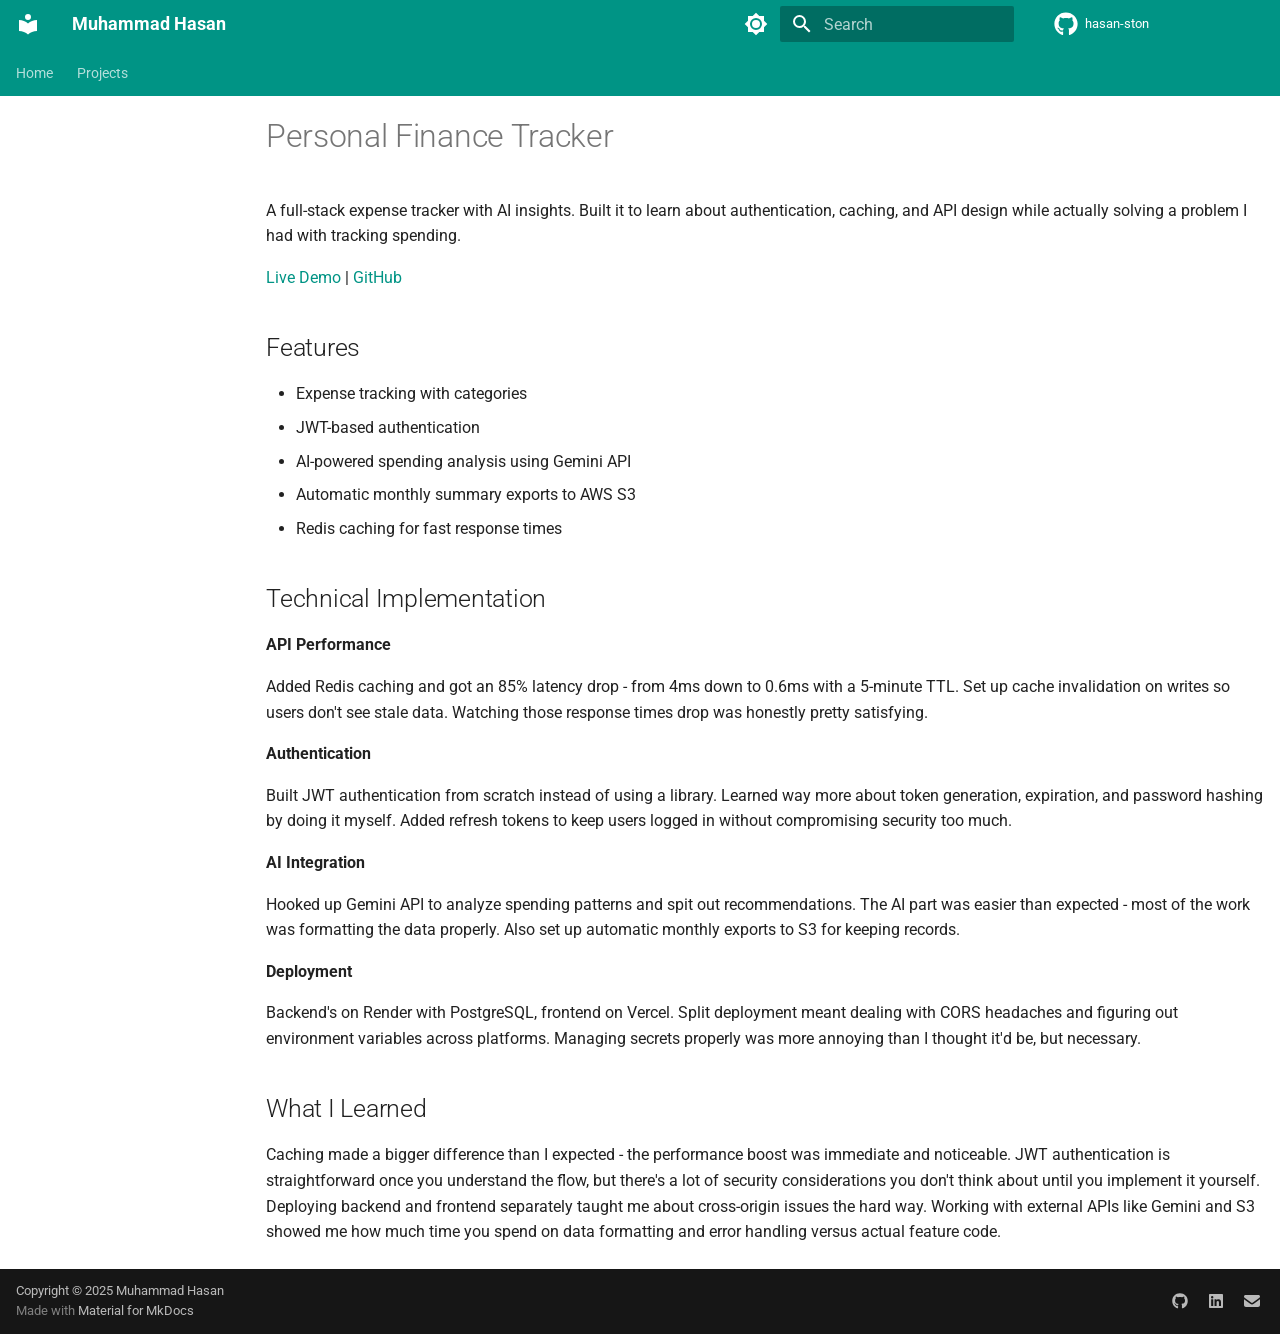
<file: projects/finance-tracker/index.html>
<!doctype html>
<html lang="en" class="no-js">
  <head>
    
      <meta charset="utf-8">
      <meta name="viewport" content="width=device-width,initial-scale=1">
      
        <meta name="description" content="Building production systems and figuring out how backend engineering and AI fit together.">
      
      
        <meta name="author" content="Muhammad Hasan">
      
      
        <link rel="canonical" href="https://hasan-ston.github.io/projects/finance-tracker/">
      
      
      
      
        
      
      
      <link rel="icon" href="../../assets/images/favicon.png">
      <meta name="generator" content="mkdocs-1.6.1, mkdocs-material-9.7.4">
    
    
      
        <title>Personal Finance Tracker - Muhammad Hasan</title>
      
    
    
      <link rel="stylesheet" href="../../assets/stylesheets/main.484c7ddc.min.css">
      
        
        <link rel="stylesheet" href="../../assets/stylesheets/palette.ab4e12ef.min.css">
      
      


    
    
      
    
    
      
        
        
        <link rel="preconnect" href="https://fonts.gstatic.com" crossorigin>
        <link rel="stylesheet" href="https://fonts.googleapis.com/css?family=Roboto:300,300i,400,400i,700,700i%7CRoboto+Mono:400,400i,700,700i&display=fallback">
        <style>:root{--md-text-font:"Roboto";--md-code-font:"Roboto Mono"}</style>
      
    
    
      <link rel="stylesheet" href="../../stylesheets/extra.css">
    
    <script>__md_scope=new URL("../..",location),__md_hash=e=>[...e].reduce(((e,_)=>(e<<5)-e+_.charCodeAt(0)),0),__md_get=(e,_=localStorage,t=__md_scope)=>JSON.parse(_.getItem(t.pathname+"."+e)),__md_set=(e,_,t=localStorage,a=__md_scope)=>{try{t.setItem(a.pathname+"."+e,JSON.stringify(_))}catch(e){}}</script>
    
      

    
    
  </head>
  
  
    
    
      
    
    
    
    
    <body dir="ltr" data-md-color-scheme="default" data-md-color-primary="teal" data-md-color-accent="cyan">
  
    
    <input class="md-toggle" data-md-toggle="drawer" type="checkbox" id="__drawer" autocomplete="off">
    <input class="md-toggle" data-md-toggle="search" type="checkbox" id="__search" autocomplete="off">
    <label class="md-overlay" for="__drawer"></label>
    <div data-md-component="skip">
      
        
        <a href="#personal-finance-tracker" class="md-skip">
          Skip to content
        </a>
      
    </div>
    <div data-md-component="announce">
      
    </div>
    
    
      

<header class="md-header" data-md-component="header">
  <nav class="md-header__inner md-grid" aria-label="Header">
    <a href="../.." title="Muhammad Hasan" class="md-header__button md-logo" aria-label="Muhammad Hasan" data-md-component="logo">
      
  
  <svg xmlns="http://www.w3.org/2000/svg" viewBox="0 0 24 24"><path d="M12 8a3 3 0 0 0 3-3 3 3 0 0 0-3-3 3 3 0 0 0-3 3 3 3 0 0 0 3 3m0 3.54C9.64 9.35 6.5 8 3 8v11c3.5 0 6.64 1.35 9 3.54 2.36-2.19 5.5-3.54 9-3.54V8c-3.5 0-6.64 1.35-9 3.54"/></svg>

    </a>
    <label class="md-header__button md-icon" for="__drawer">
      
      <svg xmlns="http://www.w3.org/2000/svg" viewBox="0 0 24 24"><path d="M3 6h18v2H3zm0 5h18v2H3zm0 5h18v2H3z"/></svg>
    </label>
    <div class="md-header__title" data-md-component="header-title">
      <div class="md-header__ellipsis">
        <div class="md-header__topic">
          <span class="md-ellipsis">
            Muhammad Hasan
          </span>
        </div>
        <div class="md-header__topic" data-md-component="header-topic">
          <span class="md-ellipsis">
            
              Personal Finance Tracker
            
          </span>
        </div>
      </div>
    </div>
    
      
        <form class="md-header__option" data-md-component="palette">
  
    
    
    
    <input class="md-option" data-md-color-media="" data-md-color-scheme="default" data-md-color-primary="teal" data-md-color-accent="cyan"  aria-label="Switch to dark mode"  type="radio" name="__palette" id="__palette_0">
    
      <label class="md-header__button md-icon" title="Switch to dark mode" for="__palette_1" hidden>
        <svg xmlns="http://www.w3.org/2000/svg" viewBox="0 0 24 24"><path d="M12 8a4 4 0 0 0-4 4 4 4 0 0 0 4 4 4 4 0 0 0 4-4 4 4 0 0 0-4-4m0 10a6 6 0 0 1-6-6 6 6 0 0 1 6-6 6 6 0 0 1 6 6 6 6 0 0 1-6 6m8-9.31V4h-4.69L12 .69 8.69 4H4v4.69L.69 12 4 15.31V20h4.69L12 23.31 15.31 20H20v-4.69L23.31 12z"/></svg>
      </label>
    
  
    
    
    
    <input class="md-option" data-md-color-media="" data-md-color-scheme="slate" data-md-color-primary="teal" data-md-color-accent="cyan"  aria-label="Switch to light mode"  type="radio" name="__palette" id="__palette_1">
    
      <label class="md-header__button md-icon" title="Switch to light mode" for="__palette_0" hidden>
        <svg xmlns="http://www.w3.org/2000/svg" viewBox="0 0 24 24"><path d="M12 18c-.89 0-1.74-.2-2.5-.55C11.56 16.5 13 14.42 13 12s-1.44-4.5-3.5-5.45C10.26 6.2 11.11 6 12 6a6 6 0 0 1 6 6 6 6 0 0 1-6 6m8-9.31V4h-4.69L12 .69 8.69 4H4v4.69L.69 12 4 15.31V20h4.69L12 23.31 15.31 20H20v-4.69L23.31 12z"/></svg>
      </label>
    
  
</form>
      
    
    
      <script>var palette=__md_get("__palette");if(palette&&palette.color){if("(prefers-color-scheme)"===palette.color.media){var media=matchMedia("(prefers-color-scheme: light)"),input=document.querySelector(media.matches?"[data-md-color-media='(prefers-color-scheme: light)']":"[data-md-color-media='(prefers-color-scheme: dark)']");palette.color.media=input.getAttribute("data-md-color-media"),palette.color.scheme=input.getAttribute("data-md-color-scheme"),palette.color.primary=input.getAttribute("data-md-color-primary"),palette.color.accent=input.getAttribute("data-md-color-accent")}for(var[key,value]of Object.entries(palette.color))document.body.setAttribute("data-md-color-"+key,value)}</script>
    
    
    
      
      
        <label class="md-header__button md-icon" for="__search">
          
          <svg xmlns="http://www.w3.org/2000/svg" viewBox="0 0 24 24"><path d="M9.5 3A6.5 6.5 0 0 1 16 9.5c0 1.61-.59 3.09-1.56 4.23l.27.27h.79l5 5-1.5 1.5-5-5v-.79l-.27-.27A6.52 6.52 0 0 1 9.5 16 6.5 6.5 0 0 1 3 9.5 6.5 6.5 0 0 1 9.5 3m0 2C7 5 5 7 5 9.5S7 14 9.5 14 14 12 14 9.5 12 5 9.5 5"/></svg>
        </label>
        <div class="md-search" data-md-component="search" role="dialog">
  <label class="md-search__overlay" for="__search"></label>
  <div class="md-search__inner" role="search">
    <form class="md-search__form" name="search">
      <input type="text" class="md-search__input" name="query" aria-label="Search" placeholder="Search" autocapitalize="off" autocorrect="off" autocomplete="off" spellcheck="false" data-md-component="search-query" required>
      <label class="md-search__icon md-icon" for="__search">
        
        <svg xmlns="http://www.w3.org/2000/svg" viewBox="0 0 24 24"><path d="M9.5 3A6.5 6.5 0 0 1 16 9.5c0 1.61-.59 3.09-1.56 4.23l.27.27h.79l5 5-1.5 1.5-5-5v-.79l-.27-.27A6.52 6.52 0 0 1 9.5 16 6.5 6.5 0 0 1 3 9.5 6.5 6.5 0 0 1 9.5 3m0 2C7 5 5 7 5 9.5S7 14 9.5 14 14 12 14 9.5 12 5 9.5 5"/></svg>
        
        <svg xmlns="http://www.w3.org/2000/svg" viewBox="0 0 24 24"><path d="M20 11v2H8l5.5 5.5-1.42 1.42L4.16 12l7.92-7.92L13.5 5.5 8 11z"/></svg>
      </label>
      <nav class="md-search__options" aria-label="Search">
        
        <button type="reset" class="md-search__icon md-icon" title="Clear" aria-label="Clear" tabindex="-1">
          
          <svg xmlns="http://www.w3.org/2000/svg" viewBox="0 0 24 24"><path d="M19 6.41 17.59 5 12 10.59 6.41 5 5 6.41 10.59 12 5 17.59 6.41 19 12 13.41 17.59 19 19 17.59 13.41 12z"/></svg>
        </button>
      </nav>
      
        <div class="md-search__suggest" data-md-component="search-suggest"></div>
      
    </form>
    <div class="md-search__output">
      <div class="md-search__scrollwrap" tabindex="0" data-md-scrollfix>
        <div class="md-search-result" data-md-component="search-result">
          <div class="md-search-result__meta">
            Initializing search
          </div>
          <ol class="md-search-result__list" role="presentation"></ol>
        </div>
      </div>
    </div>
  </div>
</div>
      
    
    
      <div class="md-header__source">
        <a href="https://github.com/hasan-ston" title="Go to repository" class="md-source" data-md-component="source">
  <div class="md-source__icon md-icon">
    
    <svg xmlns="http://www.w3.org/2000/svg" viewBox="0 0 512 512"><!--! Font Awesome Free 7.1.0 by @fontawesome - https://fontawesome.com License - https://fontawesome.com/license/free (Icons: CC BY 4.0, Fonts: SIL OFL 1.1, Code: MIT License) Copyright 2025 Fonticons, Inc.--><path d="M173.9 397.4c0 2-2.3 3.6-5.2 3.6-3.3.3-5.6-1.3-5.6-3.6 0-2 2.3-3.6 5.2-3.6 3-.3 5.6 1.3 5.6 3.6m-31.1-4.5c-.7 2 1.3 4.3 4.3 4.9 2.6 1 5.6 0 6.2-2s-1.3-4.3-4.3-5.2c-2.6-.7-5.5.3-6.2 2.3m44.2-1.7c-2.9.7-4.9 2.6-4.6 4.9.3 2 2.9 3.3 5.9 2.6 2.9-.7 4.9-2.6 4.6-4.6-.3-1.9-3-3.2-5.9-2.9M252.8 8C114.1 8 8 113.3 8 252c0 110.9 69.8 205.8 169.5 239.2 12.8 2.3 17.3-5.6 17.3-12.1 0-6.2-.3-40.4-.3-61.4 0 0-70 15-84.7-29.8 0 0-11.4-29.1-27.8-36.6 0 0-22.9-15.7 1.6-15.4 0 0 24.9 2 38.6 25.8 21.9 38.6 58.6 27.5 72.9 20.9 2.3-16 8.8-27.1 16-33.7-55.9-6.2-112.3-14.3-112.3-110.5 0-27.5 7.6-41.3 23.6-58.9-2.6-6.5-11.1-33.3 2.6-67.9 20.9-6.5 69 27 69 27 20-5.6 41.5-8.5 62.8-8.5s42.8 2.9 62.8 8.5c0 0 48.1-33.6 69-27 13.7 34.7 5.2 61.4 2.6 67.9 16 17.7 25.8 31.5 25.8 58.9 0 96.5-58.9 104.2-114.8 110.5 9.2 7.9 17 22.9 17 46.4 0 33.7-.3 75.4-.3 83.6 0 6.5 4.6 14.4 17.3 12.1C436.2 457.8 504 362.9 504 252 504 113.3 391.5 8 252.8 8M105.2 352.9c-1.3 1-1 3.3.7 5.2 1.6 1.6 3.9 2.3 5.2 1 1.3-1 1-3.3-.7-5.2-1.6-1.6-3.9-2.3-5.2-1m-10.8-8.1c-.7 1.3.3 2.9 2.3 3.9 1.6 1 3.6.7 4.3-.7.7-1.3-.3-2.9-2.3-3.9-2-.6-3.6-.3-4.3.7m32.4 35.6c-1.6 1.3-1 4.3 1.3 6.2 2.3 2.3 5.2 2.6 6.5 1 1.3-1.3.7-4.3-1.3-6.2-2.2-2.3-5.2-2.6-6.5-1m-11.4-14.7c-1.6 1-1.6 3.6 0 5.9s4.3 3.3 5.6 2.3c1.6-1.3 1.6-3.9 0-6.2-1.4-2.3-4-3.3-5.6-2"/></svg>
  </div>
  <div class="md-source__repository">
    hasan-ston
  </div>
</a>
      </div>
    
  </nav>
  
</header>
    
    <div class="md-container" data-md-component="container">
      
      
        
          
            
<nav class="md-tabs" aria-label="Tabs" data-md-component="tabs">
  <div class="md-grid">
    <ul class="md-tabs__list">
      
        
  
  
  
  
    <li class="md-tabs__item">
      <a href="../.." class="md-tabs__link">
        
  
  
    
  
  Home

      </a>
    </li>
  

      
        
  
  
  
  
    <li class="md-tabs__item">
      <a href="../" class="md-tabs__link">
        
  
  
    
  
  Projects

      </a>
    </li>
  

      
    </ul>
  </div>
</nav>
          
        
      
      <main class="md-main" data-md-component="main">
        <div class="md-main__inner md-grid">
          
            
              
              <div class="md-sidebar md-sidebar--primary" data-md-component="sidebar" data-md-type="navigation" >
                <div class="md-sidebar__scrollwrap">
                  <div class="md-sidebar__inner">
                    


  


  

<nav class="md-nav md-nav--primary md-nav--lifted md-nav--integrated" aria-label="Navigation" data-md-level="0">
  <label class="md-nav__title" for="__drawer">
    <a href="../.." title="Muhammad Hasan" class="md-nav__button md-logo" aria-label="Muhammad Hasan" data-md-component="logo">
      
  
  <svg xmlns="http://www.w3.org/2000/svg" viewBox="0 0 24 24"><path d="M12 8a3 3 0 0 0 3-3 3 3 0 0 0-3-3 3 3 0 0 0-3 3 3 3 0 0 0 3 3m0 3.54C9.64 9.35 6.5 8 3 8v11c3.5 0 6.64 1.35 9 3.54 2.36-2.19 5.5-3.54 9-3.54V8c-3.5 0-6.64 1.35-9 3.54"/></svg>

    </a>
    Muhammad Hasan
  </label>
  
    <div class="md-nav__source">
      <a href="https://github.com/hasan-ston" title="Go to repository" class="md-source" data-md-component="source">
  <div class="md-source__icon md-icon">
    
    <svg xmlns="http://www.w3.org/2000/svg" viewBox="0 0 512 512"><!--! Font Awesome Free 7.1.0 by @fontawesome - https://fontawesome.com License - https://fontawesome.com/license/free (Icons: CC BY 4.0, Fonts: SIL OFL 1.1, Code: MIT License) Copyright 2025 Fonticons, Inc.--><path d="M173.9 397.4c0 2-2.3 3.6-5.2 3.6-3.3.3-5.6-1.3-5.6-3.6 0-2 2.3-3.6 5.2-3.6 3-.3 5.6 1.3 5.6 3.6m-31.1-4.5c-.7 2 1.3 4.3 4.3 4.9 2.6 1 5.6 0 6.2-2s-1.3-4.3-4.3-5.2c-2.6-.7-5.5.3-6.2 2.3m44.2-1.7c-2.9.7-4.9 2.6-4.6 4.9.3 2 2.9 3.3 5.9 2.6 2.9-.7 4.9-2.6 4.6-4.6-.3-1.9-3-3.2-5.9-2.9M252.8 8C114.1 8 8 113.3 8 252c0 110.9 69.8 205.8 169.5 239.2 12.8 2.3 17.3-5.6 17.3-12.1 0-6.2-.3-40.4-.3-61.4 0 0-70 15-84.7-29.8 0 0-11.4-29.1-27.8-36.6 0 0-22.9-15.7 1.6-15.4 0 0 24.9 2 38.6 25.8 21.9 38.6 58.6 27.5 72.9 20.9 2.3-16 8.8-27.1 16-33.7-55.9-6.2-112.3-14.3-112.3-110.5 0-27.5 7.6-41.3 23.6-58.9-2.6-6.5-11.1-33.3 2.6-67.9 20.9-6.5 69 27 69 27 20-5.6 41.5-8.5 62.8-8.5s42.8 2.9 62.8 8.5c0 0 48.1-33.6 69-27 13.7 34.7 5.2 61.4 2.6 67.9 16 17.7 25.8 31.5 25.8 58.9 0 96.5-58.9 104.2-114.8 110.5 9.2 7.9 17 22.9 17 46.4 0 33.7-.3 75.4-.3 83.6 0 6.5 4.6 14.4 17.3 12.1C436.2 457.8 504 362.9 504 252 504 113.3 391.5 8 252.8 8M105.2 352.9c-1.3 1-1 3.3.7 5.2 1.6 1.6 3.9 2.3 5.2 1 1.3-1 1-3.3-.7-5.2-1.6-1.6-3.9-2.3-5.2-1m-10.8-8.1c-.7 1.3.3 2.9 2.3 3.9 1.6 1 3.6.7 4.3-.7.7-1.3-.3-2.9-2.3-3.9-2-.6-3.6-.3-4.3.7m32.4 35.6c-1.6 1.3-1 4.3 1.3 6.2 2.3 2.3 5.2 2.6 6.5 1 1.3-1.3.7-4.3-1.3-6.2-2.2-2.3-5.2-2.6-6.5-1m-11.4-14.7c-1.6 1-1.6 3.6 0 5.9s4.3 3.3 5.6 2.3c1.6-1.3 1.6-3.9 0-6.2-1.4-2.3-4-3.3-5.6-2"/></svg>
  </div>
  <div class="md-source__repository">
    hasan-ston
  </div>
</a>
    </div>
  
  <ul class="md-nav__list" data-md-scrollfix>
    
      
      
  
  
  
  
    <li class="md-nav__item">
      <a href="../.." class="md-nav__link">
        
  
  
  <span class="md-ellipsis">
    
  
    Home
  

    
  </span>
  
  

      </a>
    </li>
  

    
      
      
  
  
  
  
    <li class="md-nav__item">
      <a href="../" class="md-nav__link">
        
  
  
  <span class="md-ellipsis">
    
  
    Projects
  

    
  </span>
  
  

      </a>
    </li>
  

    
  </ul>
</nav>
                  </div>
                </div>
              </div>
            
            
          
          
            <div class="md-content" data-md-component="content">
              
              <article class="md-content__inner md-typeset">
                
                  


  
  


<h1 id="personal-finance-tracker">Personal Finance Tracker</h1>
<p>A full-stack expense tracker with AI insights. Built it to learn about authentication, caching, and API design while actually solving a problem I had with tracking spending.</p>
<p><a href="https://financetrackerhasan.vercel.app/">Live Demo</a> | <a href="https://github.com/hasan-ston/FinanceTracker">GitHub</a></p>
<h2 id="features">Features</h2>
<ul>
<li>Expense tracking with categories</li>
<li>JWT-based authentication</li>
<li>AI-powered spending analysis using Gemini API</li>
<li>Automatic monthly summary exports to AWS S3</li>
<li>Redis caching for fast response times</li>
</ul>
<h2 id="technical-implementation">Technical Implementation</h2>
<p><strong>API Performance</strong></p>
<p>Added Redis caching and got an 85% latency drop - from 4ms down to 0.6ms with a 5-minute TTL. Set up cache invalidation on writes so users don't see stale data. Watching those response times drop was honestly pretty satisfying.</p>
<p><strong>Authentication</strong></p>
<p>Built JWT authentication from scratch instead of using a library. Learned way more about token generation, expiration, and password hashing by doing it myself. Added refresh tokens to keep users logged in without compromising security too much.</p>
<p><strong>AI Integration</strong></p>
<p>Hooked up Gemini API to analyze spending patterns and spit out recommendations. The AI part was easier than expected - most of the work was formatting the data properly. Also set up automatic monthly exports to S3 for keeping records.</p>
<p><strong>Deployment</strong></p>
<p>Backend's on Render with PostgreSQL, frontend on Vercel. Split deployment meant dealing with CORS headaches and figuring out environment variables across platforms. Managing secrets properly was more annoying than I thought it'd be, but necessary.</p>
<h2 id="what-i-learned">What I Learned</h2>
<p>Caching made a bigger difference than I expected - the performance boost was immediate and noticeable. JWT authentication is straightforward once you understand the flow, but there's a lot of security considerations you don't think about until you implement it yourself. Deploying backend and frontend separately taught me about cross-origin issues the hard way. Working with external APIs like Gemini and S3 showed me how much time you spend on data formatting and error handling versus actual feature code.</p>












                
              </article>
            </div>
          
          
<script>var target=document.getElementById(location.hash.slice(1));target&&target.name&&(target.checked=target.name.startsWith("__tabbed_"))</script>
        </div>
        
      </main>
      
        <footer class="md-footer">
  
  <div class="md-footer-meta md-typeset">
    <div class="md-footer-meta__inner md-grid">
      <div class="md-copyright">
  
    <div class="md-copyright__highlight">
      Copyright &copy; 2025 Muhammad Hasan
    </div>
  
  
    Made with
    <a href="https://squidfunk.github.io/mkdocs-material/" target="_blank" rel="noopener">
      Material for MkDocs
    </a>
  
</div>
      
        
<div class="md-social">
  
    
    
    
    
      
      
    
    <a href="https://github.com/hasan-ston" target="_blank" rel="noopener" title="github.com" class="md-social__link">
      <svg xmlns="http://www.w3.org/2000/svg" viewBox="0 0 512 512"><!--! Font Awesome Free 7.1.0 by @fontawesome - https://fontawesome.com License - https://fontawesome.com/license/free (Icons: CC BY 4.0, Fonts: SIL OFL 1.1, Code: MIT License) Copyright 2025 Fonticons, Inc.--><path d="M173.9 397.4c0 2-2.3 3.6-5.2 3.6-3.3.3-5.6-1.3-5.6-3.6 0-2 2.3-3.6 5.2-3.6 3-.3 5.6 1.3 5.6 3.6m-31.1-4.5c-.7 2 1.3 4.3 4.3 4.9 2.6 1 5.6 0 6.2-2s-1.3-4.3-4.3-5.2c-2.6-.7-5.5.3-6.2 2.3m44.2-1.7c-2.9.7-4.9 2.6-4.6 4.9.3 2 2.9 3.3 5.9 2.6 2.9-.7 4.9-2.6 4.6-4.6-.3-1.9-3-3.2-5.9-2.9M252.8 8C114.1 8 8 113.3 8 252c0 110.9 69.8 205.8 169.5 239.2 12.8 2.3 17.3-5.6 17.3-12.1 0-6.2-.3-40.4-.3-61.4 0 0-70 15-84.7-29.8 0 0-11.4-29.1-27.8-36.6 0 0-22.9-15.7 1.6-15.4 0 0 24.9 2 38.6 25.8 21.9 38.6 58.6 27.5 72.9 20.9 2.3-16 8.8-27.1 16-33.7-55.9-6.2-112.3-14.3-112.3-110.5 0-27.5 7.6-41.3 23.6-58.9-2.6-6.5-11.1-33.3 2.6-67.9 20.9-6.5 69 27 69 27 20-5.6 41.5-8.5 62.8-8.5s42.8 2.9 62.8 8.5c0 0 48.1-33.6 69-27 13.7 34.7 5.2 61.4 2.6 67.9 16 17.7 25.8 31.5 25.8 58.9 0 96.5-58.9 104.2-114.8 110.5 9.2 7.9 17 22.9 17 46.4 0 33.7-.3 75.4-.3 83.6 0 6.5 4.6 14.4 17.3 12.1C436.2 457.8 504 362.9 504 252 504 113.3 391.5 8 252.8 8M105.2 352.9c-1.3 1-1 3.3.7 5.2 1.6 1.6 3.9 2.3 5.2 1 1.3-1 1-3.3-.7-5.2-1.6-1.6-3.9-2.3-5.2-1m-10.8-8.1c-.7 1.3.3 2.9 2.3 3.9 1.6 1 3.6.7 4.3-.7.7-1.3-.3-2.9-2.3-3.9-2-.6-3.6-.3-4.3.7m32.4 35.6c-1.6 1.3-1 4.3 1.3 6.2 2.3 2.3 5.2 2.6 6.5 1 1.3-1.3.7-4.3-1.3-6.2-2.2-2.3-5.2-2.6-6.5-1m-11.4-14.7c-1.6 1-1.6 3.6 0 5.9s4.3 3.3 5.6 2.3c1.6-1.3 1.6-3.9 0-6.2-1.4-2.3-4-3.3-5.6-2"/></svg>
    </a>
  
    
    
    
    
      
      
    
    <a href="https://www.linkedin.com/in/muhammad-hasan-139064379" target="_blank" rel="noopener" title="www.linkedin.com" class="md-social__link">
      <svg xmlns="http://www.w3.org/2000/svg" viewBox="0 0 448 512"><!--! Font Awesome Free 7.1.0 by @fontawesome - https://fontawesome.com License - https://fontawesome.com/license/free (Icons: CC BY 4.0, Fonts: SIL OFL 1.1, Code: MIT License) Copyright 2025 Fonticons, Inc.--><path d="M416 32H31.9C14.3 32 0 46.5 0 64.3v383.4C0 465.5 14.3 480 31.9 480H416c17.6 0 32-14.5 32-32.3V64.3c0-17.8-14.4-32.3-32-32.3M135.4 416H69V202.2h66.5V416zM102.2 96a38.5 38.5 0 1 1 0 77 38.5 38.5 0 1 1 0-77m282.1 320h-66.4V312c0-24.8-.5-56.7-34.5-56.7-34.6 0-39.9 27-39.9 54.9V416h-66.4V202.2h63.7v29.2h.9c8.9-16.8 30.6-34.5 62.9-34.5 67.2 0 79.7 44.3 79.7 101.9z"/></svg>
    </a>
  
    
    
    
    
    <a href="mailto:mhd.hasan236@gmail.com" target="_blank" rel="noopener" title="" class="md-social__link">
      <svg xmlns="http://www.w3.org/2000/svg" viewBox="0 0 512 512"><!--! Font Awesome Free 7.1.0 by @fontawesome - https://fontawesome.com License - https://fontawesome.com/license/free (Icons: CC BY 4.0, Fonts: SIL OFL 1.1, Code: MIT License) Copyright 2025 Fonticons, Inc.--><path d="M48 64C21.5 64 0 85.5 0 112c0 15.1 7.1 29.3 19.2 38.4l208 156a48 48 0 0 0 57.6 0l208-156c12.1-9.1 19.2-23.3 19.2-38.4 0-26.5-21.5-48-48-48zM0 196v188c0 35.3 28.7 64 64 64h384c35.3 0 64-28.7 64-64V196L313.6 344.8c-34.1 25.6-81.1 25.6-115.2 0z"/></svg>
    </a>
  
</div>
      
    </div>
  </div>
</footer>
      
    </div>
    <div class="md-dialog" data-md-component="dialog">
      <div class="md-dialog__inner md-typeset"></div>
    </div>
    
    
    
      
      
      <script id="__config" type="application/json">{"annotate": null, "base": "../..", "features": ["navigation.instant", "navigation.tracking", "navigation.tabs", "search.suggest", "search.highlight", "content.code.copy", "toc.integrate"], "search": "../../assets/javascripts/workers/search.2c215733.min.js", "tags": null, "translations": {"clipboard.copied": "Copied to clipboard", "clipboard.copy": "Copy to clipboard", "search.result.more.one": "1 more on this page", "search.result.more.other": "# more on this page", "search.result.none": "No matching documents", "search.result.one": "1 matching document", "search.result.other": "# matching documents", "search.result.placeholder": "Type to start searching", "search.result.term.missing": "Missing", "select.version": "Select version"}, "version": null}</script>
    
    
      <script src="../../assets/javascripts/bundle.79ae519e.min.js"></script>
      
    
  </body>
</html>
</file>
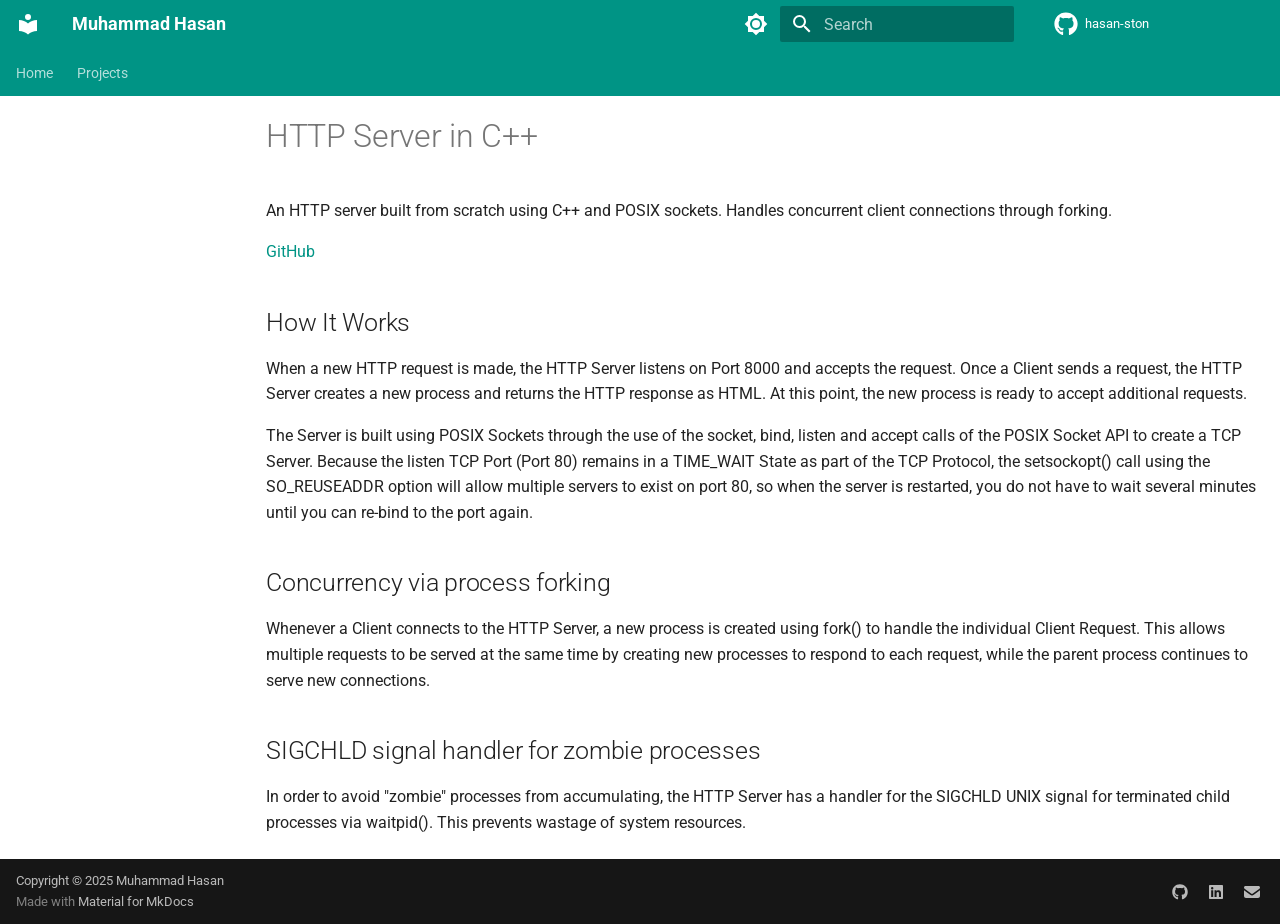
<file: projects/http-server/index.html>
<!doctype html>
<html lang="en" class="no-js">
  <head>
    
      <meta charset="utf-8">
      <meta name="viewport" content="width=device-width,initial-scale=1">
      
        <meta name="description" content="Building production systems and figuring out how backend engineering and AI fit together.">
      
      
        <meta name="author" content="Muhammad Hasan">
      
      
        <link rel="canonical" href="https://hasan-ston.github.io/projects/http-server/">
      
      
      
      
        
      
      
      <link rel="icon" href="../../assets/images/favicon.png">
      <meta name="generator" content="mkdocs-1.6.1, mkdocs-material-9.7.4">
    
    
      
        <title>HTTP Server in C++ - Muhammad Hasan</title>
      
    
    
      <link rel="stylesheet" href="../../assets/stylesheets/main.484c7ddc.min.css">
      
        
        <link rel="stylesheet" href="../../assets/stylesheets/palette.ab4e12ef.min.css">
      
      


    
    
      
    
    
      
        
        
        <link rel="preconnect" href="https://fonts.gstatic.com" crossorigin>
        <link rel="stylesheet" href="https://fonts.googleapis.com/css?family=Roboto:300,300i,400,400i,700,700i%7CRoboto+Mono:400,400i,700,700i&display=fallback">
        <style>:root{--md-text-font:"Roboto";--md-code-font:"Roboto Mono"}</style>
      
    
    
      <link rel="stylesheet" href="../../stylesheets/extra.css">
    
    <script>__md_scope=new URL("../..",location),__md_hash=e=>[...e].reduce(((e,_)=>(e<<5)-e+_.charCodeAt(0)),0),__md_get=(e,_=localStorage,t=__md_scope)=>JSON.parse(_.getItem(t.pathname+"."+e)),__md_set=(e,_,t=localStorage,a=__md_scope)=>{try{t.setItem(a.pathname+"."+e,JSON.stringify(_))}catch(e){}}</script>
    
      

    
    
  </head>
  
  
    
    
      
    
    
    
    
    <body dir="ltr" data-md-color-scheme="default" data-md-color-primary="teal" data-md-color-accent="cyan">
  
    
    <input class="md-toggle" data-md-toggle="drawer" type="checkbox" id="__drawer" autocomplete="off">
    <input class="md-toggle" data-md-toggle="search" type="checkbox" id="__search" autocomplete="off">
    <label class="md-overlay" for="__drawer"></label>
    <div data-md-component="skip">
      
        
        <a href="#http-server-in-c" class="md-skip">
          Skip to content
        </a>
      
    </div>
    <div data-md-component="announce">
      
    </div>
    
    
      

<header class="md-header" data-md-component="header">
  <nav class="md-header__inner md-grid" aria-label="Header">
    <a href="../.." title="Muhammad Hasan" class="md-header__button md-logo" aria-label="Muhammad Hasan" data-md-component="logo">
      
  
  <svg xmlns="http://www.w3.org/2000/svg" viewBox="0 0 24 24"><path d="M12 8a3 3 0 0 0 3-3 3 3 0 0 0-3-3 3 3 0 0 0-3 3 3 3 0 0 0 3 3m0 3.54C9.64 9.35 6.5 8 3 8v11c3.5 0 6.64 1.35 9 3.54 2.36-2.19 5.5-3.54 9-3.54V8c-3.5 0-6.64 1.35-9 3.54"/></svg>

    </a>
    <label class="md-header__button md-icon" for="__drawer">
      
      <svg xmlns="http://www.w3.org/2000/svg" viewBox="0 0 24 24"><path d="M3 6h18v2H3zm0 5h18v2H3zm0 5h18v2H3z"/></svg>
    </label>
    <div class="md-header__title" data-md-component="header-title">
      <div class="md-header__ellipsis">
        <div class="md-header__topic">
          <span class="md-ellipsis">
            Muhammad Hasan
          </span>
        </div>
        <div class="md-header__topic" data-md-component="header-topic">
          <span class="md-ellipsis">
            
              HTTP Server in C++
            
          </span>
        </div>
      </div>
    </div>
    
      
        <form class="md-header__option" data-md-component="palette">
  
    
    
    
    <input class="md-option" data-md-color-media="" data-md-color-scheme="default" data-md-color-primary="teal" data-md-color-accent="cyan"  aria-label="Switch to dark mode"  type="radio" name="__palette" id="__palette_0">
    
      <label class="md-header__button md-icon" title="Switch to dark mode" for="__palette_1" hidden>
        <svg xmlns="http://www.w3.org/2000/svg" viewBox="0 0 24 24"><path d="M12 8a4 4 0 0 0-4 4 4 4 0 0 0 4 4 4 4 0 0 0 4-4 4 4 0 0 0-4-4m0 10a6 6 0 0 1-6-6 6 6 0 0 1 6-6 6 6 0 0 1 6 6 6 6 0 0 1-6 6m8-9.31V4h-4.69L12 .69 8.69 4H4v4.69L.69 12 4 15.31V20h4.69L12 23.31 15.31 20H20v-4.69L23.31 12z"/></svg>
      </label>
    
  
    
    
    
    <input class="md-option" data-md-color-media="" data-md-color-scheme="slate" data-md-color-primary="teal" data-md-color-accent="cyan"  aria-label="Switch to light mode"  type="radio" name="__palette" id="__palette_1">
    
      <label class="md-header__button md-icon" title="Switch to light mode" for="__palette_0" hidden>
        <svg xmlns="http://www.w3.org/2000/svg" viewBox="0 0 24 24"><path d="M12 18c-.89 0-1.74-.2-2.5-.55C11.56 16.5 13 14.42 13 12s-1.44-4.5-3.5-5.45C10.26 6.2 11.11 6 12 6a6 6 0 0 1 6 6 6 6 0 0 1-6 6m8-9.31V4h-4.69L12 .69 8.69 4H4v4.69L.69 12 4 15.31V20h4.69L12 23.31 15.31 20H20v-4.69L23.31 12z"/></svg>
      </label>
    
  
</form>
      
    
    
      <script>var palette=__md_get("__palette");if(palette&&palette.color){if("(prefers-color-scheme)"===palette.color.media){var media=matchMedia("(prefers-color-scheme: light)"),input=document.querySelector(media.matches?"[data-md-color-media='(prefers-color-scheme: light)']":"[data-md-color-media='(prefers-color-scheme: dark)']");palette.color.media=input.getAttribute("data-md-color-media"),palette.color.scheme=input.getAttribute("data-md-color-scheme"),palette.color.primary=input.getAttribute("data-md-color-primary"),palette.color.accent=input.getAttribute("data-md-color-accent")}for(var[key,value]of Object.entries(palette.color))document.body.setAttribute("data-md-color-"+key,value)}</script>
    
    
    
      
      
        <label class="md-header__button md-icon" for="__search">
          
          <svg xmlns="http://www.w3.org/2000/svg" viewBox="0 0 24 24"><path d="M9.5 3A6.5 6.5 0 0 1 16 9.5c0 1.61-.59 3.09-1.56 4.23l.27.27h.79l5 5-1.5 1.5-5-5v-.79l-.27-.27A6.52 6.52 0 0 1 9.5 16 6.5 6.5 0 0 1 3 9.5 6.5 6.5 0 0 1 9.5 3m0 2C7 5 5 7 5 9.5S7 14 9.5 14 14 12 14 9.5 12 5 9.5 5"/></svg>
        </label>
        <div class="md-search" data-md-component="search" role="dialog">
  <label class="md-search__overlay" for="__search"></label>
  <div class="md-search__inner" role="search">
    <form class="md-search__form" name="search">
      <input type="text" class="md-search__input" name="query" aria-label="Search" placeholder="Search" autocapitalize="off" autocorrect="off" autocomplete="off" spellcheck="false" data-md-component="search-query" required>
      <label class="md-search__icon md-icon" for="__search">
        
        <svg xmlns="http://www.w3.org/2000/svg" viewBox="0 0 24 24"><path d="M9.5 3A6.5 6.5 0 0 1 16 9.5c0 1.61-.59 3.09-1.56 4.23l.27.27h.79l5 5-1.5 1.5-5-5v-.79l-.27-.27A6.52 6.52 0 0 1 9.5 16 6.5 6.5 0 0 1 3 9.5 6.5 6.5 0 0 1 9.5 3m0 2C7 5 5 7 5 9.5S7 14 9.5 14 14 12 14 9.5 12 5 9.5 5"/></svg>
        
        <svg xmlns="http://www.w3.org/2000/svg" viewBox="0 0 24 24"><path d="M20 11v2H8l5.5 5.5-1.42 1.42L4.16 12l7.92-7.92L13.5 5.5 8 11z"/></svg>
      </label>
      <nav class="md-search__options" aria-label="Search">
        
        <button type="reset" class="md-search__icon md-icon" title="Clear" aria-label="Clear" tabindex="-1">
          
          <svg xmlns="http://www.w3.org/2000/svg" viewBox="0 0 24 24"><path d="M19 6.41 17.59 5 12 10.59 6.41 5 5 6.41 10.59 12 5 17.59 6.41 19 12 13.41 17.59 19 19 17.59 13.41 12z"/></svg>
        </button>
      </nav>
      
        <div class="md-search__suggest" data-md-component="search-suggest"></div>
      
    </form>
    <div class="md-search__output">
      <div class="md-search__scrollwrap" tabindex="0" data-md-scrollfix>
        <div class="md-search-result" data-md-component="search-result">
          <div class="md-search-result__meta">
            Initializing search
          </div>
          <ol class="md-search-result__list" role="presentation"></ol>
        </div>
      </div>
    </div>
  </div>
</div>
      
    
    
      <div class="md-header__source">
        <a href="https://github.com/hasan-ston" title="Go to repository" class="md-source" data-md-component="source">
  <div class="md-source__icon md-icon">
    
    <svg xmlns="http://www.w3.org/2000/svg" viewBox="0 0 512 512"><!--! Font Awesome Free 7.1.0 by @fontawesome - https://fontawesome.com License - https://fontawesome.com/license/free (Icons: CC BY 4.0, Fonts: SIL OFL 1.1, Code: MIT License) Copyright 2025 Fonticons, Inc.--><path d="M173.9 397.4c0 2-2.3 3.6-5.2 3.6-3.3.3-5.6-1.3-5.6-3.6 0-2 2.3-3.6 5.2-3.6 3-.3 5.6 1.3 5.6 3.6m-31.1-4.5c-.7 2 1.3 4.3 4.3 4.9 2.6 1 5.6 0 6.2-2s-1.3-4.3-4.3-5.2c-2.6-.7-5.5.3-6.2 2.3m44.2-1.7c-2.9.7-4.9 2.6-4.6 4.9.3 2 2.9 3.3 5.9 2.6 2.9-.7 4.9-2.6 4.6-4.6-.3-1.9-3-3.2-5.9-2.9M252.8 8C114.1 8 8 113.3 8 252c0 110.9 69.8 205.8 169.5 239.2 12.8 2.3 17.3-5.6 17.3-12.1 0-6.2-.3-40.4-.3-61.4 0 0-70 15-84.7-29.8 0 0-11.4-29.1-27.8-36.6 0 0-22.9-15.7 1.6-15.4 0 0 24.9 2 38.6 25.8 21.9 38.6 58.6 27.5 72.9 20.9 2.3-16 8.8-27.1 16-33.7-55.9-6.2-112.3-14.3-112.3-110.5 0-27.5 7.6-41.3 23.6-58.9-2.6-6.5-11.1-33.3 2.6-67.9 20.9-6.5 69 27 69 27 20-5.6 41.5-8.5 62.8-8.5s42.8 2.9 62.8 8.5c0 0 48.1-33.6 69-27 13.7 34.7 5.2 61.4 2.6 67.9 16 17.7 25.8 31.5 25.8 58.9 0 96.5-58.9 104.2-114.8 110.5 9.2 7.9 17 22.9 17 46.4 0 33.7-.3 75.4-.3 83.6 0 6.5 4.6 14.4 17.3 12.1C436.2 457.8 504 362.9 504 252 504 113.3 391.5 8 252.8 8M105.2 352.9c-1.3 1-1 3.3.7 5.2 1.6 1.6 3.9 2.3 5.2 1 1.3-1 1-3.3-.7-5.2-1.6-1.6-3.9-2.3-5.2-1m-10.8-8.1c-.7 1.3.3 2.9 2.3 3.9 1.6 1 3.6.7 4.3-.7.7-1.3-.3-2.9-2.3-3.9-2-.6-3.6-.3-4.3.7m32.4 35.6c-1.6 1.3-1 4.3 1.3 6.2 2.3 2.3 5.2 2.6 6.5 1 1.3-1.3.7-4.3-1.3-6.2-2.2-2.3-5.2-2.6-6.5-1m-11.4-14.7c-1.6 1-1.6 3.6 0 5.9s4.3 3.3 5.6 2.3c1.6-1.3 1.6-3.9 0-6.2-1.4-2.3-4-3.3-5.6-2"/></svg>
  </div>
  <div class="md-source__repository">
    hasan-ston
  </div>
</a>
      </div>
    
  </nav>
  
</header>
    
    <div class="md-container" data-md-component="container">
      
      
        
          
            
<nav class="md-tabs" aria-label="Tabs" data-md-component="tabs">
  <div class="md-grid">
    <ul class="md-tabs__list">
      
        
  
  
  
  
    <li class="md-tabs__item">
      <a href="../.." class="md-tabs__link">
        
  
  
    
  
  Home

      </a>
    </li>
  

      
        
  
  
  
  
    <li class="md-tabs__item">
      <a href="../" class="md-tabs__link">
        
  
  
    
  
  Projects

      </a>
    </li>
  

      
    </ul>
  </div>
</nav>
          
        
      
      <main class="md-main" data-md-component="main">
        <div class="md-main__inner md-grid">
          
            
              
              <div class="md-sidebar md-sidebar--primary" data-md-component="sidebar" data-md-type="navigation" >
                <div class="md-sidebar__scrollwrap">
                  <div class="md-sidebar__inner">
                    


  


  

<nav class="md-nav md-nav--primary md-nav--lifted md-nav--integrated" aria-label="Navigation" data-md-level="0">
  <label class="md-nav__title" for="__drawer">
    <a href="../.." title="Muhammad Hasan" class="md-nav__button md-logo" aria-label="Muhammad Hasan" data-md-component="logo">
      
  
  <svg xmlns="http://www.w3.org/2000/svg" viewBox="0 0 24 24"><path d="M12 8a3 3 0 0 0 3-3 3 3 0 0 0-3-3 3 3 0 0 0-3 3 3 3 0 0 0 3 3m0 3.54C9.64 9.35 6.5 8 3 8v11c3.5 0 6.64 1.35 9 3.54 2.36-2.19 5.5-3.54 9-3.54V8c-3.5 0-6.64 1.35-9 3.54"/></svg>

    </a>
    Muhammad Hasan
  </label>
  
    <div class="md-nav__source">
      <a href="https://github.com/hasan-ston" title="Go to repository" class="md-source" data-md-component="source">
  <div class="md-source__icon md-icon">
    
    <svg xmlns="http://www.w3.org/2000/svg" viewBox="0 0 512 512"><!--! Font Awesome Free 7.1.0 by @fontawesome - https://fontawesome.com License - https://fontawesome.com/license/free (Icons: CC BY 4.0, Fonts: SIL OFL 1.1, Code: MIT License) Copyright 2025 Fonticons, Inc.--><path d="M173.9 397.4c0 2-2.3 3.6-5.2 3.6-3.3.3-5.6-1.3-5.6-3.6 0-2 2.3-3.6 5.2-3.6 3-.3 5.6 1.3 5.6 3.6m-31.1-4.5c-.7 2 1.3 4.3 4.3 4.9 2.6 1 5.6 0 6.2-2s-1.3-4.3-4.3-5.2c-2.6-.7-5.5.3-6.2 2.3m44.2-1.7c-2.9.7-4.9 2.6-4.6 4.9.3 2 2.9 3.3 5.9 2.6 2.9-.7 4.9-2.6 4.6-4.6-.3-1.9-3-3.2-5.9-2.9M252.8 8C114.1 8 8 113.3 8 252c0 110.9 69.8 205.8 169.5 239.2 12.8 2.3 17.3-5.6 17.3-12.1 0-6.2-.3-40.4-.3-61.4 0 0-70 15-84.7-29.8 0 0-11.4-29.1-27.8-36.6 0 0-22.9-15.7 1.6-15.4 0 0 24.9 2 38.6 25.8 21.9 38.6 58.6 27.5 72.9 20.9 2.3-16 8.8-27.1 16-33.7-55.9-6.2-112.3-14.3-112.3-110.5 0-27.5 7.6-41.3 23.6-58.9-2.6-6.5-11.1-33.3 2.6-67.9 20.9-6.5 69 27 69 27 20-5.6 41.5-8.5 62.8-8.5s42.8 2.9 62.8 8.5c0 0 48.1-33.6 69-27 13.7 34.7 5.2 61.4 2.6 67.9 16 17.7 25.8 31.5 25.8 58.9 0 96.5-58.9 104.2-114.8 110.5 9.2 7.9 17 22.9 17 46.4 0 33.7-.3 75.4-.3 83.6 0 6.5 4.6 14.4 17.3 12.1C436.2 457.8 504 362.9 504 252 504 113.3 391.5 8 252.8 8M105.2 352.9c-1.3 1-1 3.3.7 5.2 1.6 1.6 3.9 2.3 5.2 1 1.3-1 1-3.3-.7-5.2-1.6-1.6-3.9-2.3-5.2-1m-10.8-8.1c-.7 1.3.3 2.9 2.3 3.9 1.6 1 3.6.7 4.3-.7.7-1.3-.3-2.9-2.3-3.9-2-.6-3.6-.3-4.3.7m32.4 35.6c-1.6 1.3-1 4.3 1.3 6.2 2.3 2.3 5.2 2.6 6.5 1 1.3-1.3.7-4.3-1.3-6.2-2.2-2.3-5.2-2.6-6.5-1m-11.4-14.7c-1.6 1-1.6 3.6 0 5.9s4.3 3.3 5.6 2.3c1.6-1.3 1.6-3.9 0-6.2-1.4-2.3-4-3.3-5.6-2"/></svg>
  </div>
  <div class="md-source__repository">
    hasan-ston
  </div>
</a>
    </div>
  
  <ul class="md-nav__list" data-md-scrollfix>
    
      
      
  
  
  
  
    <li class="md-nav__item">
      <a href="../.." class="md-nav__link">
        
  
  
  <span class="md-ellipsis">
    
  
    Home
  

    
  </span>
  
  

      </a>
    </li>
  

    
      
      
  
  
  
  
    <li class="md-nav__item">
      <a href="../" class="md-nav__link">
        
  
  
  <span class="md-ellipsis">
    
  
    Projects
  

    
  </span>
  
  

      </a>
    </li>
  

    
  </ul>
</nav>
                  </div>
                </div>
              </div>
            
            
          
          
            <div class="md-content" data-md-component="content">
              
              <article class="md-content__inner md-typeset">
                
                  


  
  


<h1 id="http-server-in-c">HTTP Server in C++</h1>
<p>An HTTP server built from scratch using C++ and POSIX sockets. Handles concurrent client connections through forking.</p>
<p><a href="https://github.com/hasan-ston/HTTP-server-in-C-">GitHub</a></p>
<h2 id="how-it-works">How It Works</h2>
<p>When a new HTTP request is made, the HTTP Server listens on Port 8000 and accepts the request. Once a Client sends a request, the HTTP Server creates a new process and returns the HTTP response as HTML. At this point, the new process is ready to accept additional requests.</p>
<p>The Server is built using POSIX Sockets through the use of the socket, bind, listen and accept calls of the POSIX Socket API to create a TCP Server. Because the listen TCP Port (Port 80) remains in a TIME_WAIT State as part of the TCP Protocol, the setsockopt() call using the SO_REUSEADDR option will allow multiple servers to exist on port 80, so when the server is restarted, you do not have to wait several minutes until you can re-bind to the port again.</p>
<h2 id="concurrency-via-process-forking">Concurrency via process forking</h2>
<p>Whenever a Client connects to the HTTP Server, a new process is created using fork() to handle the individual Client Request. This allows multiple requests to be served at the same time by creating new processes to respond to each request, while the parent process continues to serve new connections. </p>
<h2 id="sigchld-signal-handler-for-zombie-processes">SIGCHLD signal handler for zombie processes</h2>
<p>In order to avoid "zombie" processes from accumulating, the HTTP Server has a handler for the SIGCHLD UNIX signal for terminated child processes via waitpid(). This prevents wastage of system resources.</p>












                
              </article>
            </div>
          
          
<script>var target=document.getElementById(location.hash.slice(1));target&&target.name&&(target.checked=target.name.startsWith("__tabbed_"))</script>
        </div>
        
      </main>
      
        <footer class="md-footer">
  
  <div class="md-footer-meta md-typeset">
    <div class="md-footer-meta__inner md-grid">
      <div class="md-copyright">
  
    <div class="md-copyright__highlight">
      Copyright &copy; 2025 Muhammad Hasan
    </div>
  
  
    Made with
    <a href="https://squidfunk.github.io/mkdocs-material/" target="_blank" rel="noopener">
      Material for MkDocs
    </a>
  
</div>
      
        
<div class="md-social">
  
    
    
    
    
      
      
    
    <a href="https://github.com/hasan-ston" target="_blank" rel="noopener" title="github.com" class="md-social__link">
      <svg xmlns="http://www.w3.org/2000/svg" viewBox="0 0 512 512"><!--! Font Awesome Free 7.1.0 by @fontawesome - https://fontawesome.com License - https://fontawesome.com/license/free (Icons: CC BY 4.0, Fonts: SIL OFL 1.1, Code: MIT License) Copyright 2025 Fonticons, Inc.--><path d="M173.9 397.4c0 2-2.3 3.6-5.2 3.6-3.3.3-5.6-1.3-5.6-3.6 0-2 2.3-3.6 5.2-3.6 3-.3 5.6 1.3 5.6 3.6m-31.1-4.5c-.7 2 1.3 4.3 4.3 4.9 2.6 1 5.6 0 6.2-2s-1.3-4.3-4.3-5.2c-2.6-.7-5.5.3-6.2 2.3m44.2-1.7c-2.9.7-4.9 2.6-4.6 4.9.3 2 2.9 3.3 5.9 2.6 2.9-.7 4.9-2.6 4.6-4.6-.3-1.9-3-3.2-5.9-2.9M252.8 8C114.1 8 8 113.3 8 252c0 110.9 69.8 205.8 169.5 239.2 12.8 2.3 17.3-5.6 17.3-12.1 0-6.2-.3-40.4-.3-61.4 0 0-70 15-84.7-29.8 0 0-11.4-29.1-27.8-36.6 0 0-22.9-15.7 1.6-15.4 0 0 24.9 2 38.6 25.8 21.9 38.6 58.6 27.5 72.9 20.9 2.3-16 8.8-27.1 16-33.7-55.9-6.2-112.3-14.3-112.3-110.5 0-27.5 7.6-41.3 23.6-58.9-2.6-6.5-11.1-33.3 2.6-67.9 20.9-6.5 69 27 69 27 20-5.6 41.5-8.5 62.8-8.5s42.8 2.9 62.8 8.5c0 0 48.1-33.6 69-27 13.7 34.7 5.2 61.4 2.6 67.9 16 17.7 25.8 31.5 25.8 58.9 0 96.5-58.9 104.2-114.8 110.5 9.2 7.9 17 22.9 17 46.4 0 33.7-.3 75.4-.3 83.6 0 6.5 4.6 14.4 17.3 12.1C436.2 457.8 504 362.9 504 252 504 113.3 391.5 8 252.8 8M105.2 352.9c-1.3 1-1 3.3.7 5.2 1.6 1.6 3.9 2.3 5.2 1 1.3-1 1-3.3-.7-5.2-1.6-1.6-3.9-2.3-5.2-1m-10.8-8.1c-.7 1.3.3 2.9 2.3 3.9 1.6 1 3.6.7 4.3-.7.7-1.3-.3-2.9-2.3-3.9-2-.6-3.6-.3-4.3.7m32.4 35.6c-1.6 1.3-1 4.3 1.3 6.2 2.3 2.3 5.2 2.6 6.5 1 1.3-1.3.7-4.3-1.3-6.2-2.2-2.3-5.2-2.6-6.5-1m-11.4-14.7c-1.6 1-1.6 3.6 0 5.9s4.3 3.3 5.6 2.3c1.6-1.3 1.6-3.9 0-6.2-1.4-2.3-4-3.3-5.6-2"/></svg>
    </a>
  
    
    
    
    
      
      
    
    <a href="https://www.linkedin.com/in/muhammad-hasan-139064379" target="_blank" rel="noopener" title="www.linkedin.com" class="md-social__link">
      <svg xmlns="http://www.w3.org/2000/svg" viewBox="0 0 448 512"><!--! Font Awesome Free 7.1.0 by @fontawesome - https://fontawesome.com License - https://fontawesome.com/license/free (Icons: CC BY 4.0, Fonts: SIL OFL 1.1, Code: MIT License) Copyright 2025 Fonticons, Inc.--><path d="M416 32H31.9C14.3 32 0 46.5 0 64.3v383.4C0 465.5 14.3 480 31.9 480H416c17.6 0 32-14.5 32-32.3V64.3c0-17.8-14.4-32.3-32-32.3M135.4 416H69V202.2h66.5V416zM102.2 96a38.5 38.5 0 1 1 0 77 38.5 38.5 0 1 1 0-77m282.1 320h-66.4V312c0-24.8-.5-56.7-34.5-56.7-34.6 0-39.9 27-39.9 54.9V416h-66.4V202.2h63.7v29.2h.9c8.9-16.8 30.6-34.5 62.9-34.5 67.2 0 79.7 44.3 79.7 101.9z"/></svg>
    </a>
  
    
    
    
    
    <a href="mailto:mhd.hasan236@gmail.com" target="_blank" rel="noopener" title="" class="md-social__link">
      <svg xmlns="http://www.w3.org/2000/svg" viewBox="0 0 512 512"><!--! Font Awesome Free 7.1.0 by @fontawesome - https://fontawesome.com License - https://fontawesome.com/license/free (Icons: CC BY 4.0, Fonts: SIL OFL 1.1, Code: MIT License) Copyright 2025 Fonticons, Inc.--><path d="M48 64C21.5 64 0 85.5 0 112c0 15.1 7.1 29.3 19.2 38.4l208 156a48 48 0 0 0 57.6 0l208-156c12.1-9.1 19.2-23.3 19.2-38.4 0-26.5-21.5-48-48-48zM0 196v188c0 35.3 28.7 64 64 64h384c35.3 0 64-28.7 64-64V196L313.6 344.8c-34.1 25.6-81.1 25.6-115.2 0z"/></svg>
    </a>
  
</div>
      
    </div>
  </div>
</footer>
      
    </div>
    <div class="md-dialog" data-md-component="dialog">
      <div class="md-dialog__inner md-typeset"></div>
    </div>
    
    
    
      
      
      <script id="__config" type="application/json">{"annotate": null, "base": "../..", "features": ["navigation.instant", "navigation.tracking", "navigation.tabs", "search.suggest", "search.highlight", "content.code.copy", "toc.integrate"], "search": "../../assets/javascripts/workers/search.2c215733.min.js", "tags": null, "translations": {"clipboard.copied": "Copied to clipboard", "clipboard.copy": "Copy to clipboard", "search.result.more.one": "1 more on this page", "search.result.more.other": "# more on this page", "search.result.none": "No matching documents", "search.result.one": "1 matching document", "search.result.other": "# matching documents", "search.result.placeholder": "Type to start searching", "search.result.term.missing": "Missing", "select.version": "Select version"}, "version": null}</script>
    
    
      <script src="../../assets/javascripts/bundle.79ae519e.min.js"></script>
      
    
  </body>
</html>
</file>
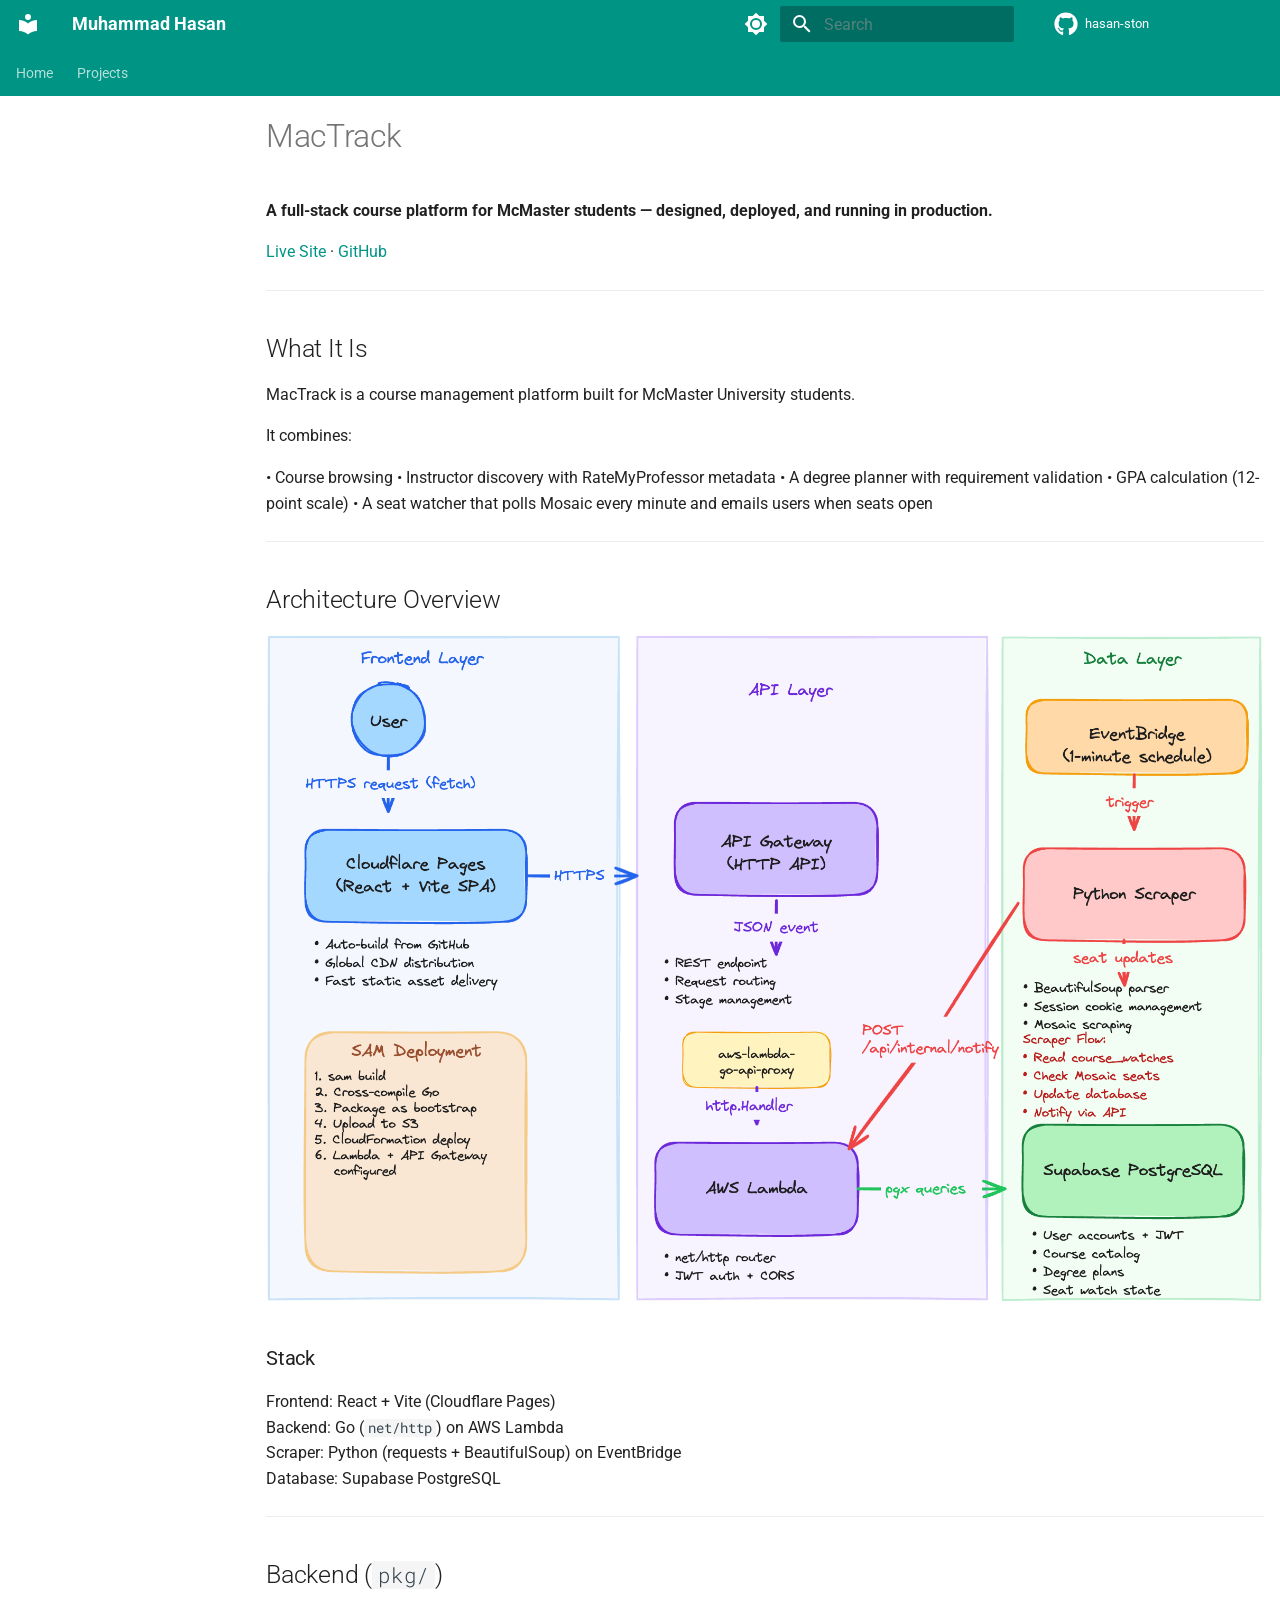
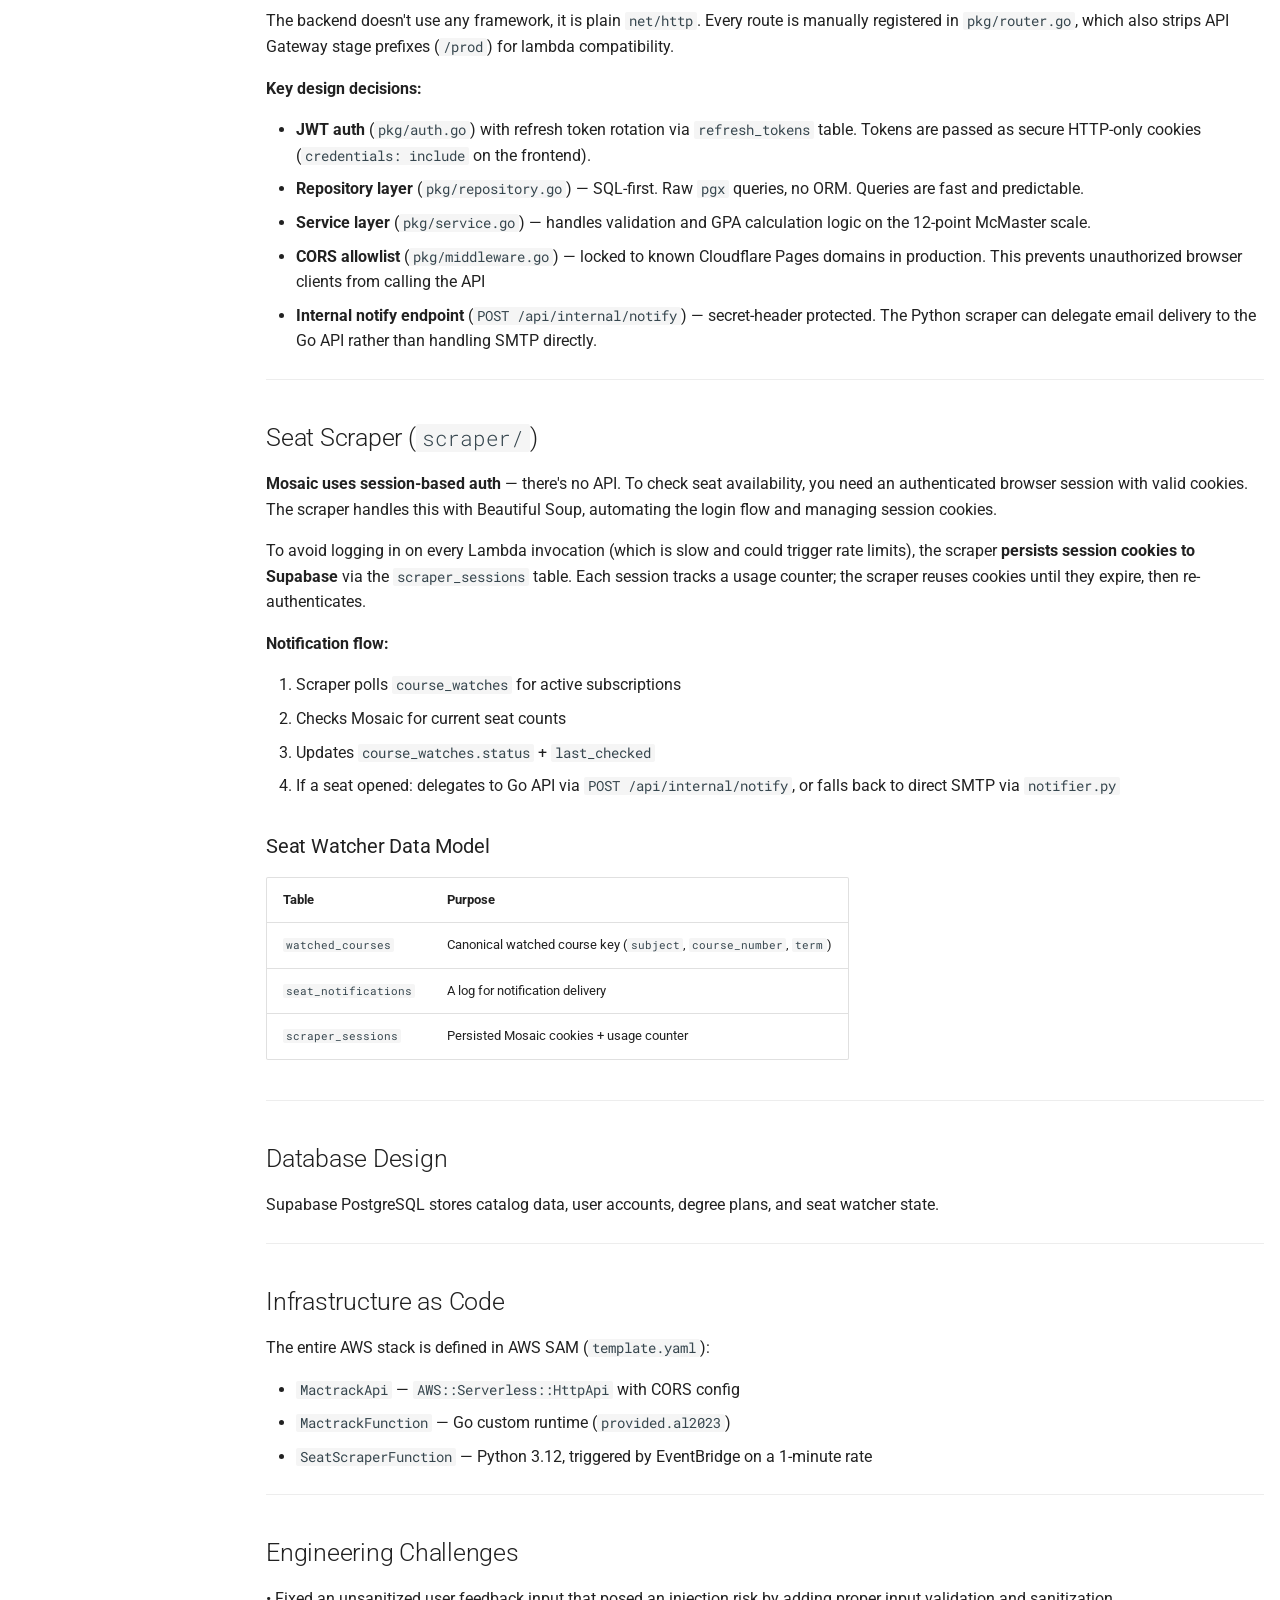
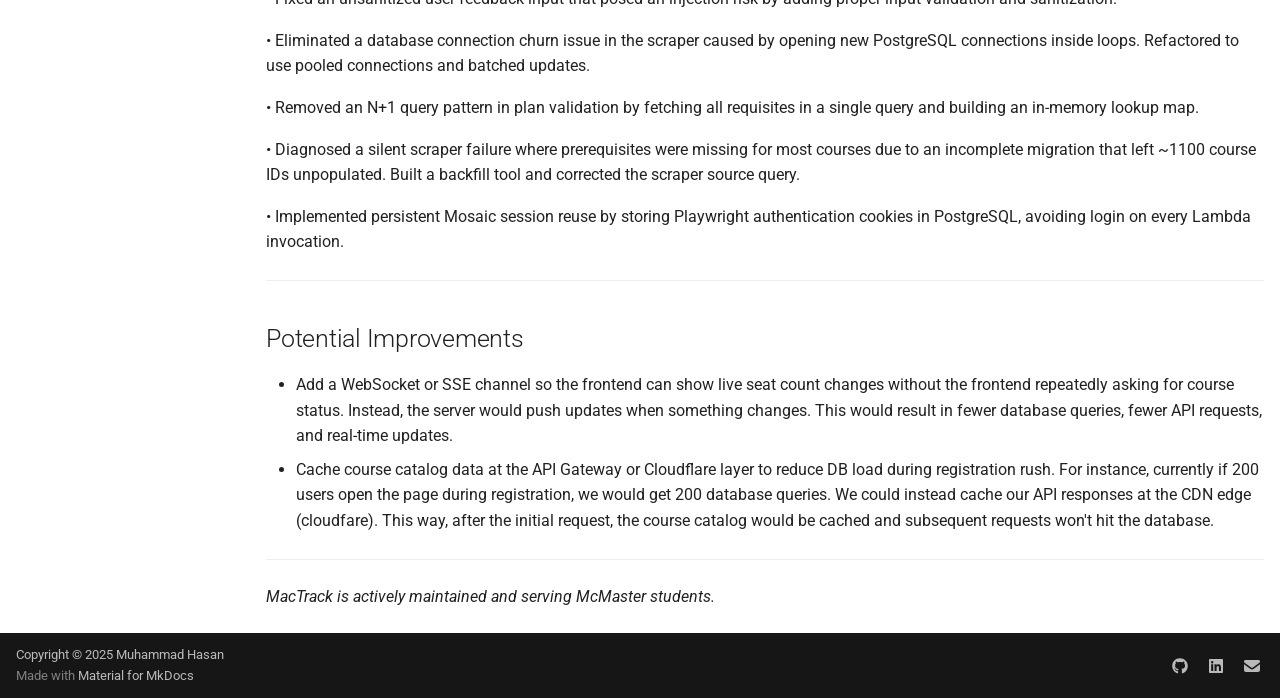
<file: projects/mactrack/index.html>
<!doctype html>
<html lang="en" class="no-js">
  <head>
    
      <meta charset="utf-8">
      <meta name="viewport" content="width=device-width,initial-scale=1">
      
        <meta name="description" content="Building production systems and figuring out how backend engineering and AI fit together.">
      
      
        <meta name="author" content="Muhammad Hasan">
      
      
        <link rel="canonical" href="https://hasan-ston.github.io/projects/mactrack/">
      
      
      
      
        
      
      
      <link rel="icon" href="../../assets/images/favicon.png">
      <meta name="generator" content="mkdocs-1.6.1, mkdocs-material-9.7.4">
    
    
      
        <title>MacTrack - Muhammad Hasan</title>
      
    
    
      <link rel="stylesheet" href="../../assets/stylesheets/main.484c7ddc.min.css">
      
        
        <link rel="stylesheet" href="../../assets/stylesheets/palette.ab4e12ef.min.css">
      
      


    
    
      
    
    
      
        
        
        <link rel="preconnect" href="https://fonts.gstatic.com" crossorigin>
        <link rel="stylesheet" href="https://fonts.googleapis.com/css?family=Roboto:300,300i,400,400i,700,700i%7CRoboto+Mono:400,400i,700,700i&display=fallback">
        <style>:root{--md-text-font:"Roboto";--md-code-font:"Roboto Mono"}</style>
      
    
    
      <link rel="stylesheet" href="../../stylesheets/extra.css">
    
    <script>__md_scope=new URL("../..",location),__md_hash=e=>[...e].reduce(((e,_)=>(e<<5)-e+_.charCodeAt(0)),0),__md_get=(e,_=localStorage,t=__md_scope)=>JSON.parse(_.getItem(t.pathname+"."+e)),__md_set=(e,_,t=localStorage,a=__md_scope)=>{try{t.setItem(a.pathname+"."+e,JSON.stringify(_))}catch(e){}}</script>
    
      

    
    
  </head>
  
  
    
    
      
    
    
    
    
    <body dir="ltr" data-md-color-scheme="default" data-md-color-primary="teal" data-md-color-accent="cyan">
  
    
    <input class="md-toggle" data-md-toggle="drawer" type="checkbox" id="__drawer" autocomplete="off">
    <input class="md-toggle" data-md-toggle="search" type="checkbox" id="__search" autocomplete="off">
    <label class="md-overlay" for="__drawer"></label>
    <div data-md-component="skip">
      
        
        <a href="#mactrack" class="md-skip">
          Skip to content
        </a>
      
    </div>
    <div data-md-component="announce">
      
    </div>
    
    
      

<header class="md-header" data-md-component="header">
  <nav class="md-header__inner md-grid" aria-label="Header">
    <a href="../.." title="Muhammad Hasan" class="md-header__button md-logo" aria-label="Muhammad Hasan" data-md-component="logo">
      
  
  <svg xmlns="http://www.w3.org/2000/svg" viewBox="0 0 24 24"><path d="M12 8a3 3 0 0 0 3-3 3 3 0 0 0-3-3 3 3 0 0 0-3 3 3 3 0 0 0 3 3m0 3.54C9.64 9.35 6.5 8 3 8v11c3.5 0 6.64 1.35 9 3.54 2.36-2.19 5.5-3.54 9-3.54V8c-3.5 0-6.64 1.35-9 3.54"/></svg>

    </a>
    <label class="md-header__button md-icon" for="__drawer">
      
      <svg xmlns="http://www.w3.org/2000/svg" viewBox="0 0 24 24"><path d="M3 6h18v2H3zm0 5h18v2H3zm0 5h18v2H3z"/></svg>
    </label>
    <div class="md-header__title" data-md-component="header-title">
      <div class="md-header__ellipsis">
        <div class="md-header__topic">
          <span class="md-ellipsis">
            Muhammad Hasan
          </span>
        </div>
        <div class="md-header__topic" data-md-component="header-topic">
          <span class="md-ellipsis">
            
              MacTrack
            
          </span>
        </div>
      </div>
    </div>
    
      
        <form class="md-header__option" data-md-component="palette">
  
    
    
    
    <input class="md-option" data-md-color-media="" data-md-color-scheme="default" data-md-color-primary="teal" data-md-color-accent="cyan"  aria-label="Switch to dark mode"  type="radio" name="__palette" id="__palette_0">
    
      <label class="md-header__button md-icon" title="Switch to dark mode" for="__palette_1" hidden>
        <svg xmlns="http://www.w3.org/2000/svg" viewBox="0 0 24 24"><path d="M12 8a4 4 0 0 0-4 4 4 4 0 0 0 4 4 4 4 0 0 0 4-4 4 4 0 0 0-4-4m0 10a6 6 0 0 1-6-6 6 6 0 0 1 6-6 6 6 0 0 1 6 6 6 6 0 0 1-6 6m8-9.31V4h-4.69L12 .69 8.69 4H4v4.69L.69 12 4 15.31V20h4.69L12 23.31 15.31 20H20v-4.69L23.31 12z"/></svg>
      </label>
    
  
    
    
    
    <input class="md-option" data-md-color-media="" data-md-color-scheme="slate" data-md-color-primary="teal" data-md-color-accent="cyan"  aria-label="Switch to light mode"  type="radio" name="__palette" id="__palette_1">
    
      <label class="md-header__button md-icon" title="Switch to light mode" for="__palette_0" hidden>
        <svg xmlns="http://www.w3.org/2000/svg" viewBox="0 0 24 24"><path d="M12 18c-.89 0-1.74-.2-2.5-.55C11.56 16.5 13 14.42 13 12s-1.44-4.5-3.5-5.45C10.26 6.2 11.11 6 12 6a6 6 0 0 1 6 6 6 6 0 0 1-6 6m8-9.31V4h-4.69L12 .69 8.69 4H4v4.69L.69 12 4 15.31V20h4.69L12 23.31 15.31 20H20v-4.69L23.31 12z"/></svg>
      </label>
    
  
</form>
      
    
    
      <script>var palette=__md_get("__palette");if(palette&&palette.color){if("(prefers-color-scheme)"===palette.color.media){var media=matchMedia("(prefers-color-scheme: light)"),input=document.querySelector(media.matches?"[data-md-color-media='(prefers-color-scheme: light)']":"[data-md-color-media='(prefers-color-scheme: dark)']");palette.color.media=input.getAttribute("data-md-color-media"),palette.color.scheme=input.getAttribute("data-md-color-scheme"),palette.color.primary=input.getAttribute("data-md-color-primary"),palette.color.accent=input.getAttribute("data-md-color-accent")}for(var[key,value]of Object.entries(palette.color))document.body.setAttribute("data-md-color-"+key,value)}</script>
    
    
    
      
      
        <label class="md-header__button md-icon" for="__search">
          
          <svg xmlns="http://www.w3.org/2000/svg" viewBox="0 0 24 24"><path d="M9.5 3A6.5 6.5 0 0 1 16 9.5c0 1.61-.59 3.09-1.56 4.23l.27.27h.79l5 5-1.5 1.5-5-5v-.79l-.27-.27A6.52 6.52 0 0 1 9.5 16 6.5 6.5 0 0 1 3 9.5 6.5 6.5 0 0 1 9.5 3m0 2C7 5 5 7 5 9.5S7 14 9.5 14 14 12 14 9.5 12 5 9.5 5"/></svg>
        </label>
        <div class="md-search" data-md-component="search" role="dialog">
  <label class="md-search__overlay" for="__search"></label>
  <div class="md-search__inner" role="search">
    <form class="md-search__form" name="search">
      <input type="text" class="md-search__input" name="query" aria-label="Search" placeholder="Search" autocapitalize="off" autocorrect="off" autocomplete="off" spellcheck="false" data-md-component="search-query" required>
      <label class="md-search__icon md-icon" for="__search">
        
        <svg xmlns="http://www.w3.org/2000/svg" viewBox="0 0 24 24"><path d="M9.5 3A6.5 6.5 0 0 1 16 9.5c0 1.61-.59 3.09-1.56 4.23l.27.27h.79l5 5-1.5 1.5-5-5v-.79l-.27-.27A6.52 6.52 0 0 1 9.5 16 6.5 6.5 0 0 1 3 9.5 6.5 6.5 0 0 1 9.5 3m0 2C7 5 5 7 5 9.5S7 14 9.5 14 14 12 14 9.5 12 5 9.5 5"/></svg>
        
        <svg xmlns="http://www.w3.org/2000/svg" viewBox="0 0 24 24"><path d="M20 11v2H8l5.5 5.5-1.42 1.42L4.16 12l7.92-7.92L13.5 5.5 8 11z"/></svg>
      </label>
      <nav class="md-search__options" aria-label="Search">
        
        <button type="reset" class="md-search__icon md-icon" title="Clear" aria-label="Clear" tabindex="-1">
          
          <svg xmlns="http://www.w3.org/2000/svg" viewBox="0 0 24 24"><path d="M19 6.41 17.59 5 12 10.59 6.41 5 5 6.41 10.59 12 5 17.59 6.41 19 12 13.41 17.59 19 19 17.59 13.41 12z"/></svg>
        </button>
      </nav>
      
        <div class="md-search__suggest" data-md-component="search-suggest"></div>
      
    </form>
    <div class="md-search__output">
      <div class="md-search__scrollwrap" tabindex="0" data-md-scrollfix>
        <div class="md-search-result" data-md-component="search-result">
          <div class="md-search-result__meta">
            Initializing search
          </div>
          <ol class="md-search-result__list" role="presentation"></ol>
        </div>
      </div>
    </div>
  </div>
</div>
      
    
    
      <div class="md-header__source">
        <a href="https://github.com/hasan-ston" title="Go to repository" class="md-source" data-md-component="source">
  <div class="md-source__icon md-icon">
    
    <svg xmlns="http://www.w3.org/2000/svg" viewBox="0 0 512 512"><!--! Font Awesome Free 7.1.0 by @fontawesome - https://fontawesome.com License - https://fontawesome.com/license/free (Icons: CC BY 4.0, Fonts: SIL OFL 1.1, Code: MIT License) Copyright 2025 Fonticons, Inc.--><path d="M173.9 397.4c0 2-2.3 3.6-5.2 3.6-3.3.3-5.6-1.3-5.6-3.6 0-2 2.3-3.6 5.2-3.6 3-.3 5.6 1.3 5.6 3.6m-31.1-4.5c-.7 2 1.3 4.3 4.3 4.9 2.6 1 5.6 0 6.2-2s-1.3-4.3-4.3-5.2c-2.6-.7-5.5.3-6.2 2.3m44.2-1.7c-2.9.7-4.9 2.6-4.6 4.9.3 2 2.9 3.3 5.9 2.6 2.9-.7 4.9-2.6 4.6-4.6-.3-1.9-3-3.2-5.9-2.9M252.8 8C114.1 8 8 113.3 8 252c0 110.9 69.8 205.8 169.5 239.2 12.8 2.3 17.3-5.6 17.3-12.1 0-6.2-.3-40.4-.3-61.4 0 0-70 15-84.7-29.8 0 0-11.4-29.1-27.8-36.6 0 0-22.9-15.7 1.6-15.4 0 0 24.9 2 38.6 25.8 21.9 38.6 58.6 27.5 72.9 20.9 2.3-16 8.8-27.1 16-33.7-55.9-6.2-112.3-14.3-112.3-110.5 0-27.5 7.6-41.3 23.6-58.9-2.6-6.5-11.1-33.3 2.6-67.9 20.9-6.5 69 27 69 27 20-5.6 41.5-8.5 62.8-8.5s42.8 2.9 62.8 8.5c0 0 48.1-33.6 69-27 13.7 34.7 5.2 61.4 2.6 67.9 16 17.7 25.8 31.5 25.8 58.9 0 96.5-58.9 104.2-114.8 110.5 9.2 7.9 17 22.9 17 46.4 0 33.7-.3 75.4-.3 83.6 0 6.5 4.6 14.4 17.3 12.1C436.2 457.8 504 362.9 504 252 504 113.3 391.5 8 252.8 8M105.2 352.9c-1.3 1-1 3.3.7 5.2 1.6 1.6 3.9 2.3 5.2 1 1.3-1 1-3.3-.7-5.2-1.6-1.6-3.9-2.3-5.2-1m-10.8-8.1c-.7 1.3.3 2.9 2.3 3.9 1.6 1 3.6.7 4.3-.7.7-1.3-.3-2.9-2.3-3.9-2-.6-3.6-.3-4.3.7m32.4 35.6c-1.6 1.3-1 4.3 1.3 6.2 2.3 2.3 5.2 2.6 6.5 1 1.3-1.3.7-4.3-1.3-6.2-2.2-2.3-5.2-2.6-6.5-1m-11.4-14.7c-1.6 1-1.6 3.6 0 5.9s4.3 3.3 5.6 2.3c1.6-1.3 1.6-3.9 0-6.2-1.4-2.3-4-3.3-5.6-2"/></svg>
  </div>
  <div class="md-source__repository">
    hasan-ston
  </div>
</a>
      </div>
    
  </nav>
  
</header>
    
    <div class="md-container" data-md-component="container">
      
      
        
          
            
<nav class="md-tabs" aria-label="Tabs" data-md-component="tabs">
  <div class="md-grid">
    <ul class="md-tabs__list">
      
        
  
  
  
  
    <li class="md-tabs__item">
      <a href="../.." class="md-tabs__link">
        
  
  
    
  
  Home

      </a>
    </li>
  

      
        
  
  
  
  
    <li class="md-tabs__item">
      <a href="../" class="md-tabs__link">
        
  
  
    
  
  Projects

      </a>
    </li>
  

      
    </ul>
  </div>
</nav>
          
        
      
      <main class="md-main" data-md-component="main">
        <div class="md-main__inner md-grid">
          
            
              
              <div class="md-sidebar md-sidebar--primary" data-md-component="sidebar" data-md-type="navigation" >
                <div class="md-sidebar__scrollwrap">
                  <div class="md-sidebar__inner">
                    


  


  

<nav class="md-nav md-nav--primary md-nav--lifted md-nav--integrated" aria-label="Navigation" data-md-level="0">
  <label class="md-nav__title" for="__drawer">
    <a href="../.." title="Muhammad Hasan" class="md-nav__button md-logo" aria-label="Muhammad Hasan" data-md-component="logo">
      
  
  <svg xmlns="http://www.w3.org/2000/svg" viewBox="0 0 24 24"><path d="M12 8a3 3 0 0 0 3-3 3 3 0 0 0-3-3 3 3 0 0 0-3 3 3 3 0 0 0 3 3m0 3.54C9.64 9.35 6.5 8 3 8v11c3.5 0 6.64 1.35 9 3.54 2.36-2.19 5.5-3.54 9-3.54V8c-3.5 0-6.64 1.35-9 3.54"/></svg>

    </a>
    Muhammad Hasan
  </label>
  
    <div class="md-nav__source">
      <a href="https://github.com/hasan-ston" title="Go to repository" class="md-source" data-md-component="source">
  <div class="md-source__icon md-icon">
    
    <svg xmlns="http://www.w3.org/2000/svg" viewBox="0 0 512 512"><!--! Font Awesome Free 7.1.0 by @fontawesome - https://fontawesome.com License - https://fontawesome.com/license/free (Icons: CC BY 4.0, Fonts: SIL OFL 1.1, Code: MIT License) Copyright 2025 Fonticons, Inc.--><path d="M173.9 397.4c0 2-2.3 3.6-5.2 3.6-3.3.3-5.6-1.3-5.6-3.6 0-2 2.3-3.6 5.2-3.6 3-.3 5.6 1.3 5.6 3.6m-31.1-4.5c-.7 2 1.3 4.3 4.3 4.9 2.6 1 5.6 0 6.2-2s-1.3-4.3-4.3-5.2c-2.6-.7-5.5.3-6.2 2.3m44.2-1.7c-2.9.7-4.9 2.6-4.6 4.9.3 2 2.9 3.3 5.9 2.6 2.9-.7 4.9-2.6 4.6-4.6-.3-1.9-3-3.2-5.9-2.9M252.8 8C114.1 8 8 113.3 8 252c0 110.9 69.8 205.8 169.5 239.2 12.8 2.3 17.3-5.6 17.3-12.1 0-6.2-.3-40.4-.3-61.4 0 0-70 15-84.7-29.8 0 0-11.4-29.1-27.8-36.6 0 0-22.9-15.7 1.6-15.4 0 0 24.9 2 38.6 25.8 21.9 38.6 58.6 27.5 72.9 20.9 2.3-16 8.8-27.1 16-33.7-55.9-6.2-112.3-14.3-112.3-110.5 0-27.5 7.6-41.3 23.6-58.9-2.6-6.5-11.1-33.3 2.6-67.9 20.9-6.5 69 27 69 27 20-5.6 41.5-8.5 62.8-8.5s42.8 2.9 62.8 8.5c0 0 48.1-33.6 69-27 13.7 34.7 5.2 61.4 2.6 67.9 16 17.7 25.8 31.5 25.8 58.9 0 96.5-58.9 104.2-114.8 110.5 9.2 7.9 17 22.9 17 46.4 0 33.7-.3 75.4-.3 83.6 0 6.5 4.6 14.4 17.3 12.1C436.2 457.8 504 362.9 504 252 504 113.3 391.5 8 252.8 8M105.2 352.9c-1.3 1-1 3.3.7 5.2 1.6 1.6 3.9 2.3 5.2 1 1.3-1 1-3.3-.7-5.2-1.6-1.6-3.9-2.3-5.2-1m-10.8-8.1c-.7 1.3.3 2.9 2.3 3.9 1.6 1 3.6.7 4.3-.7.7-1.3-.3-2.9-2.3-3.9-2-.6-3.6-.3-4.3.7m32.4 35.6c-1.6 1.3-1 4.3 1.3 6.2 2.3 2.3 5.2 2.6 6.5 1 1.3-1.3.7-4.3-1.3-6.2-2.2-2.3-5.2-2.6-6.5-1m-11.4-14.7c-1.6 1-1.6 3.6 0 5.9s4.3 3.3 5.6 2.3c1.6-1.3 1.6-3.9 0-6.2-1.4-2.3-4-3.3-5.6-2"/></svg>
  </div>
  <div class="md-source__repository">
    hasan-ston
  </div>
</a>
    </div>
  
  <ul class="md-nav__list" data-md-scrollfix>
    
      
      
  
  
  
  
    <li class="md-nav__item">
      <a href="../.." class="md-nav__link">
        
  
  
  <span class="md-ellipsis">
    
  
    Home
  

    
  </span>
  
  

      </a>
    </li>
  

    
      
      
  
  
  
  
    <li class="md-nav__item">
      <a href="../" class="md-nav__link">
        
  
  
  <span class="md-ellipsis">
    
  
    Projects
  

    
  </span>
  
  

      </a>
    </li>
  

    
  </ul>
</nav>
                  </div>
                </div>
              </div>
            
            
          
          
            <div class="md-content" data-md-component="content">
              
              <article class="md-content__inner md-typeset">
                
                  


  
  


<h1 id="mactrack">MacTrack</h1>
<p><strong>A full-stack course platform for McMaster students — designed, deployed, and running in production.</strong></p>
<p><a href="https://mactrack.mactrack-team.workers.dev/">Live Site</a> · <a href="https://github.com/hasan-ston/mactrack">GitHub</a></p>
<hr />
<h2 id="what-it-is">What It Is</h2>
<p>MacTrack is a course management platform built for McMaster University students.</p>
<p>It combines:</p>
<p>• Course browsing
• Instructor discovery with RateMyProfessor metadata
• A degree planner with requirement validation
• GPA calculation (12-point scale)
• A seat watcher that polls Mosaic every minute and emails users when seats open</p>
<hr />
<h2 id="architecture-overview">Architecture Overview</h2>
<p><img alt="MacTrack architecture" src="../../assets/images/architecture%20overview.png" /></p>
<h3 id="stack">Stack</h3>
<p>Frontend: React + Vite (Cloudflare Pages)<br />
Backend: Go (<code>net/http</code>) on AWS Lambda<br />
Scraper: Python (requests + BeautifulSoup) on EventBridge<br />
Database: Supabase PostgreSQL</p>
<hr />
<h2 id="backend-pkg">Backend (<code>pkg/</code>)</h2>
<p>The backend doesn't use any framework, it is plain <code>net/http</code>. Every route is manually registered in <code>pkg/router.go</code>, which also strips API Gateway stage prefixes (<code>/prod</code>) for lambda compatibility.</p>
<p><strong>Key design decisions:</strong></p>
<ul>
<li><strong>JWT auth</strong> (<code>pkg/auth.go</code>) with refresh token rotation via <code>refresh_tokens</code> table. Tokens are passed as secure HTTP-only cookies (<code>credentials: include</code> on the frontend).</li>
<li><strong>Repository layer</strong> (<code>pkg/repository.go</code>) — SQL-first. Raw <code>pgx</code> queries, no ORM. Queries are fast and predictable.</li>
<li><strong>Service layer</strong> (<code>pkg/service.go</code>) — handles validation and GPA calculation logic on the 12-point McMaster scale.</li>
<li><strong>CORS allowlist</strong> (<code>pkg/middleware.go</code>) — locked to known Cloudflare Pages domains in production. This prevents unauthorized browser clients from calling the API</li>
<li><strong>Internal notify endpoint</strong> (<code>POST /api/internal/notify</code>) — secret-header protected. The Python scraper can delegate email delivery to the Go API rather than handling SMTP directly.</li>
</ul>
<hr />
<h2 id="seat-scraper-scraper">Seat Scraper (<code>scraper/</code>)</h2>
<p><strong>Mosaic uses session-based auth</strong> — there's no API. To check seat availability, you need an authenticated browser session with valid cookies. The scraper handles this with Beautiful Soup, automating the login flow and managing session cookies.</p>
<p>To avoid logging in on every Lambda invocation (which is slow and could trigger rate limits), the scraper <strong>persists session cookies to Supabase</strong> via the <code>scraper_sessions</code> table. Each session tracks a usage counter; the scraper reuses cookies until they expire, then re-authenticates.</p>
<p><strong>Notification flow:</strong></p>
<ol>
<li>Scraper polls <code>course_watches</code> for active subscriptions</li>
<li>Checks Mosaic for current seat counts</li>
<li>Updates <code>course_watches.status</code> + <code>last_checked</code></li>
<li>If a seat opened: delegates to Go API via <code>POST /api/internal/notify</code>, or falls back to direct SMTP via <code>notifier.py</code></li>
</ol>
<h3 id="seat-watcher-data-model">Seat Watcher Data Model</h3>
<table>
<thead>
<tr>
<th>Table</th>
<th>Purpose</th>
</tr>
</thead>
<tbody>
<tr>
<td><code>watched_courses</code></td>
<td>Canonical watched course key (<code>subject</code>, <code>course_number</code>, <code>term</code>)</td>
</tr>
<tr>
<td><code>seat_notifications</code></td>
<td>A log for notification delivery</td>
</tr>
<tr>
<td><code>scraper_sessions</code></td>
<td>Persisted Mosaic cookies + usage counter</td>
</tr>
</tbody>
</table>
<hr />
<h2 id="database-design">Database Design</h2>
<p>Supabase PostgreSQL stores catalog data, user accounts, degree plans, and seat watcher state.</p>
<hr />
<h2 id="infrastructure-as-code">Infrastructure as Code</h2>
<p>The entire AWS stack is defined in AWS SAM (<code>template.yaml</code>):</p>
<ul>
<li><code>MactrackApi</code> — <code>AWS::Serverless::HttpApi</code> with CORS config</li>
<li><code>MactrackFunction</code> — Go custom runtime (<code>provided.al2023</code>)</li>
<li><code>SeatScraperFunction</code> — Python 3.12, triggered by EventBridge on a 1-minute rate</li>
</ul>
<hr />
<h2 id="engineering-challenges">Engineering Challenges</h2>
<p>• Fixed an unsanitized user feedback input that posed an injection risk by adding proper input validation and sanitization.</p>
<p>• Eliminated a database connection churn issue in the scraper caused by opening new PostgreSQL connections inside loops. Refactored to use pooled connections and batched updates.</p>
<p>• Removed an N+1 query pattern in plan validation by fetching all requisites in a single query and building an in-memory lookup map.</p>
<p>• Diagnosed a silent scraper failure where prerequisites were missing for most courses due to an incomplete migration that left ~1100 course IDs unpopulated. Built a backfill tool and corrected the scraper source query.</p>
<p>• Implemented persistent Mosaic session reuse by storing Playwright authentication cookies in PostgreSQL, avoiding login on every Lambda invocation.</p>
<hr />
<h2 id="potential-improvements">Potential Improvements</h2>
<ul>
<li>Add a WebSocket or SSE channel so the frontend can show live seat count changes without the frontend repeatedly asking for course status. Instead, the server would push updates when something changes. This would result in fewer database queries, fewer API requests, and real-time updates.</li>
<li>Cache course catalog data at the API Gateway or Cloudflare layer to reduce DB load during registration rush. For instance, currently if 200 users open the page during registration, we would get 200 database queries. We could instead cache our API responses at the CDN edge (cloudfare). This way, after the initial request, the course catalog would be cached and subsequent requests won't hit the database.</li>
</ul>
<hr />
<p><em>MacTrack is actively maintained and serving McMaster students.</em></p>












                
              </article>
            </div>
          
          
<script>var target=document.getElementById(location.hash.slice(1));target&&target.name&&(target.checked=target.name.startsWith("__tabbed_"))</script>
        </div>
        
      </main>
      
        <footer class="md-footer">
  
  <div class="md-footer-meta md-typeset">
    <div class="md-footer-meta__inner md-grid">
      <div class="md-copyright">
  
    <div class="md-copyright__highlight">
      Copyright &copy; 2025 Muhammad Hasan
    </div>
  
  
    Made with
    <a href="https://squidfunk.github.io/mkdocs-material/" target="_blank" rel="noopener">
      Material for MkDocs
    </a>
  
</div>
      
        
<div class="md-social">
  
    
    
    
    
      
      
    
    <a href="https://github.com/hasan-ston" target="_blank" rel="noopener" title="github.com" class="md-social__link">
      <svg xmlns="http://www.w3.org/2000/svg" viewBox="0 0 512 512"><!--! Font Awesome Free 7.1.0 by @fontawesome - https://fontawesome.com License - https://fontawesome.com/license/free (Icons: CC BY 4.0, Fonts: SIL OFL 1.1, Code: MIT License) Copyright 2025 Fonticons, Inc.--><path d="M173.9 397.4c0 2-2.3 3.6-5.2 3.6-3.3.3-5.6-1.3-5.6-3.6 0-2 2.3-3.6 5.2-3.6 3-.3 5.6 1.3 5.6 3.6m-31.1-4.5c-.7 2 1.3 4.3 4.3 4.9 2.6 1 5.6 0 6.2-2s-1.3-4.3-4.3-5.2c-2.6-.7-5.5.3-6.2 2.3m44.2-1.7c-2.9.7-4.9 2.6-4.6 4.9.3 2 2.9 3.3 5.9 2.6 2.9-.7 4.9-2.6 4.6-4.6-.3-1.9-3-3.2-5.9-2.9M252.8 8C114.1 8 8 113.3 8 252c0 110.9 69.8 205.8 169.5 239.2 12.8 2.3 17.3-5.6 17.3-12.1 0-6.2-.3-40.4-.3-61.4 0 0-70 15-84.7-29.8 0 0-11.4-29.1-27.8-36.6 0 0-22.9-15.7 1.6-15.4 0 0 24.9 2 38.6 25.8 21.9 38.6 58.6 27.5 72.9 20.9 2.3-16 8.8-27.1 16-33.7-55.9-6.2-112.3-14.3-112.3-110.5 0-27.5 7.6-41.3 23.6-58.9-2.6-6.5-11.1-33.3 2.6-67.9 20.9-6.5 69 27 69 27 20-5.6 41.5-8.5 62.8-8.5s42.8 2.9 62.8 8.5c0 0 48.1-33.6 69-27 13.7 34.7 5.2 61.4 2.6 67.9 16 17.7 25.8 31.5 25.8 58.9 0 96.5-58.9 104.2-114.8 110.5 9.2 7.9 17 22.9 17 46.4 0 33.7-.3 75.4-.3 83.6 0 6.5 4.6 14.4 17.3 12.1C436.2 457.8 504 362.9 504 252 504 113.3 391.5 8 252.8 8M105.2 352.9c-1.3 1-1 3.3.7 5.2 1.6 1.6 3.9 2.3 5.2 1 1.3-1 1-3.3-.7-5.2-1.6-1.6-3.9-2.3-5.2-1m-10.8-8.1c-.7 1.3.3 2.9 2.3 3.9 1.6 1 3.6.7 4.3-.7.7-1.3-.3-2.9-2.3-3.9-2-.6-3.6-.3-4.3.7m32.4 35.6c-1.6 1.3-1 4.3 1.3 6.2 2.3 2.3 5.2 2.6 6.5 1 1.3-1.3.7-4.3-1.3-6.2-2.2-2.3-5.2-2.6-6.5-1m-11.4-14.7c-1.6 1-1.6 3.6 0 5.9s4.3 3.3 5.6 2.3c1.6-1.3 1.6-3.9 0-6.2-1.4-2.3-4-3.3-5.6-2"/></svg>
    </a>
  
    
    
    
    
      
      
    
    <a href="https://www.linkedin.com/in/muhammad-hasan-139064379" target="_blank" rel="noopener" title="www.linkedin.com" class="md-social__link">
      <svg xmlns="http://www.w3.org/2000/svg" viewBox="0 0 448 512"><!--! Font Awesome Free 7.1.0 by @fontawesome - https://fontawesome.com License - https://fontawesome.com/license/free (Icons: CC BY 4.0, Fonts: SIL OFL 1.1, Code: MIT License) Copyright 2025 Fonticons, Inc.--><path d="M416 32H31.9C14.3 32 0 46.5 0 64.3v383.4C0 465.5 14.3 480 31.9 480H416c17.6 0 32-14.5 32-32.3V64.3c0-17.8-14.4-32.3-32-32.3M135.4 416H69V202.2h66.5V416zM102.2 96a38.5 38.5 0 1 1 0 77 38.5 38.5 0 1 1 0-77m282.1 320h-66.4V312c0-24.8-.5-56.7-34.5-56.7-34.6 0-39.9 27-39.9 54.9V416h-66.4V202.2h63.7v29.2h.9c8.9-16.8 30.6-34.5 62.9-34.5 67.2 0 79.7 44.3 79.7 101.9z"/></svg>
    </a>
  
    
    
    
    
    <a href="mailto:mhd.hasan236@gmail.com" target="_blank" rel="noopener" title="" class="md-social__link">
      <svg xmlns="http://www.w3.org/2000/svg" viewBox="0 0 512 512"><!--! Font Awesome Free 7.1.0 by @fontawesome - https://fontawesome.com License - https://fontawesome.com/license/free (Icons: CC BY 4.0, Fonts: SIL OFL 1.1, Code: MIT License) Copyright 2025 Fonticons, Inc.--><path d="M48 64C21.5 64 0 85.5 0 112c0 15.1 7.1 29.3 19.2 38.4l208 156a48 48 0 0 0 57.6 0l208-156c12.1-9.1 19.2-23.3 19.2-38.4 0-26.5-21.5-48-48-48zM0 196v188c0 35.3 28.7 64 64 64h384c35.3 0 64-28.7 64-64V196L313.6 344.8c-34.1 25.6-81.1 25.6-115.2 0z"/></svg>
    </a>
  
</div>
      
    </div>
  </div>
</footer>
      
    </div>
    <div class="md-dialog" data-md-component="dialog">
      <div class="md-dialog__inner md-typeset"></div>
    </div>
    
    
    
      
      
      <script id="__config" type="application/json">{"annotate": null, "base": "../..", "features": ["navigation.instant", "navigation.tracking", "navigation.tabs", "search.suggest", "search.highlight", "content.code.copy", "toc.integrate"], "search": "../../assets/javascripts/workers/search.2c215733.min.js", "tags": null, "translations": {"clipboard.copied": "Copied to clipboard", "clipboard.copy": "Copy to clipboard", "search.result.more.one": "1 more on this page", "search.result.more.other": "# more on this page", "search.result.none": "No matching documents", "search.result.one": "1 matching document", "search.result.other": "# matching documents", "search.result.placeholder": "Type to start searching", "search.result.term.missing": "Missing", "select.version": "Select version"}, "version": null}</script>
    
    
      <script src="../../assets/javascripts/bundle.79ae519e.min.js"></script>
      
    
  </body>
</html>
</file>
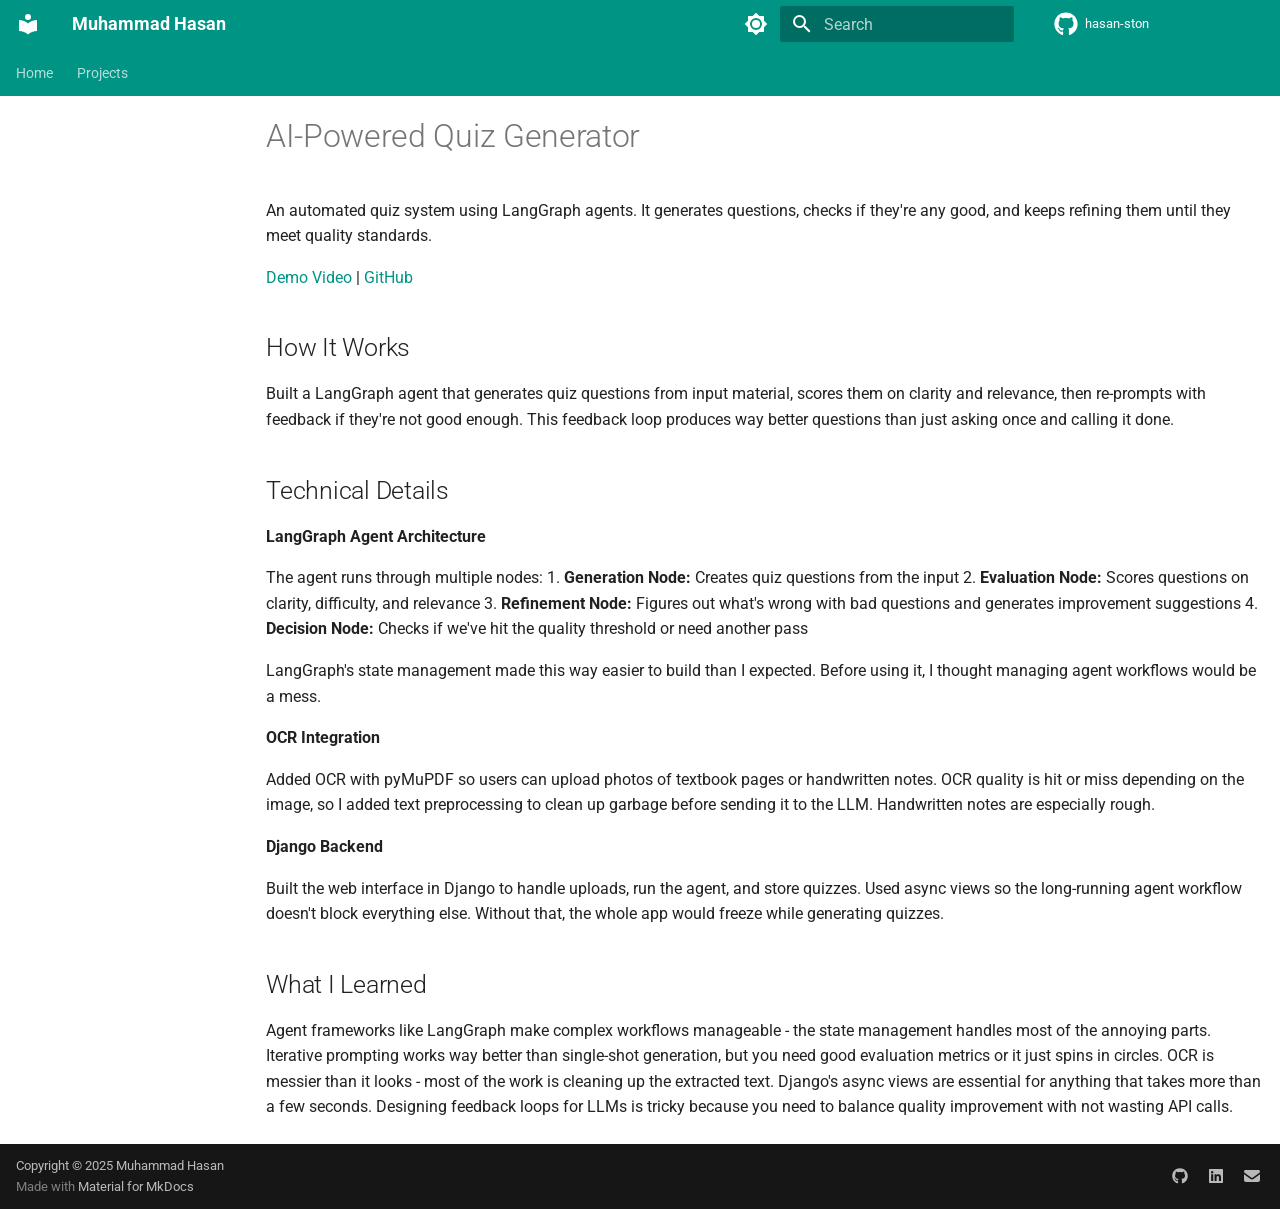
<file: projects/quiz-generator/index.html>
<!doctype html>
<html lang="en" class="no-js">
  <head>
    
      <meta charset="utf-8">
      <meta name="viewport" content="width=device-width,initial-scale=1">
      
        <meta name="description" content="Building production systems and figuring out how backend engineering and AI fit together.">
      
      
        <meta name="author" content="Muhammad Hasan">
      
      
        <link rel="canonical" href="https://hasan-ston.github.io/projects/quiz-generator/">
      
      
      
      
        
      
      
      <link rel="icon" href="../../assets/images/favicon.png">
      <meta name="generator" content="mkdocs-1.6.1, mkdocs-material-9.7.4">
    
    
      
        <title>AI-Powered Quiz Generator - Muhammad Hasan</title>
      
    
    
      <link rel="stylesheet" href="../../assets/stylesheets/main.484c7ddc.min.css">
      
        
        <link rel="stylesheet" href="../../assets/stylesheets/palette.ab4e12ef.min.css">
      
      


    
    
      
    
    
      
        
        
        <link rel="preconnect" href="https://fonts.gstatic.com" crossorigin>
        <link rel="stylesheet" href="https://fonts.googleapis.com/css?family=Roboto:300,300i,400,400i,700,700i%7CRoboto+Mono:400,400i,700,700i&display=fallback">
        <style>:root{--md-text-font:"Roboto";--md-code-font:"Roboto Mono"}</style>
      
    
    
      <link rel="stylesheet" href="../../stylesheets/extra.css">
    
    <script>__md_scope=new URL("../..",location),__md_hash=e=>[...e].reduce(((e,_)=>(e<<5)-e+_.charCodeAt(0)),0),__md_get=(e,_=localStorage,t=__md_scope)=>JSON.parse(_.getItem(t.pathname+"."+e)),__md_set=(e,_,t=localStorage,a=__md_scope)=>{try{t.setItem(a.pathname+"."+e,JSON.stringify(_))}catch(e){}}</script>
    
      

    
    
  </head>
  
  
    
    
      
    
    
    
    
    <body dir="ltr" data-md-color-scheme="default" data-md-color-primary="teal" data-md-color-accent="cyan">
  
    
    <input class="md-toggle" data-md-toggle="drawer" type="checkbox" id="__drawer" autocomplete="off">
    <input class="md-toggle" data-md-toggle="search" type="checkbox" id="__search" autocomplete="off">
    <label class="md-overlay" for="__drawer"></label>
    <div data-md-component="skip">
      
        
        <a href="#ai-powered-quiz-generator" class="md-skip">
          Skip to content
        </a>
      
    </div>
    <div data-md-component="announce">
      
    </div>
    
    
      

<header class="md-header" data-md-component="header">
  <nav class="md-header__inner md-grid" aria-label="Header">
    <a href="../.." title="Muhammad Hasan" class="md-header__button md-logo" aria-label="Muhammad Hasan" data-md-component="logo">
      
  
  <svg xmlns="http://www.w3.org/2000/svg" viewBox="0 0 24 24"><path d="M12 8a3 3 0 0 0 3-3 3 3 0 0 0-3-3 3 3 0 0 0-3 3 3 3 0 0 0 3 3m0 3.54C9.64 9.35 6.5 8 3 8v11c3.5 0 6.64 1.35 9 3.54 2.36-2.19 5.5-3.54 9-3.54V8c-3.5 0-6.64 1.35-9 3.54"/></svg>

    </a>
    <label class="md-header__button md-icon" for="__drawer">
      
      <svg xmlns="http://www.w3.org/2000/svg" viewBox="0 0 24 24"><path d="M3 6h18v2H3zm0 5h18v2H3zm0 5h18v2H3z"/></svg>
    </label>
    <div class="md-header__title" data-md-component="header-title">
      <div class="md-header__ellipsis">
        <div class="md-header__topic">
          <span class="md-ellipsis">
            Muhammad Hasan
          </span>
        </div>
        <div class="md-header__topic" data-md-component="header-topic">
          <span class="md-ellipsis">
            
              AI-Powered Quiz Generator
            
          </span>
        </div>
      </div>
    </div>
    
      
        <form class="md-header__option" data-md-component="palette">
  
    
    
    
    <input class="md-option" data-md-color-media="" data-md-color-scheme="default" data-md-color-primary="teal" data-md-color-accent="cyan"  aria-label="Switch to dark mode"  type="radio" name="__palette" id="__palette_0">
    
      <label class="md-header__button md-icon" title="Switch to dark mode" for="__palette_1" hidden>
        <svg xmlns="http://www.w3.org/2000/svg" viewBox="0 0 24 24"><path d="M12 8a4 4 0 0 0-4 4 4 4 0 0 0 4 4 4 4 0 0 0 4-4 4 4 0 0 0-4-4m0 10a6 6 0 0 1-6-6 6 6 0 0 1 6-6 6 6 0 0 1 6 6 6 6 0 0 1-6 6m8-9.31V4h-4.69L12 .69 8.69 4H4v4.69L.69 12 4 15.31V20h4.69L12 23.31 15.31 20H20v-4.69L23.31 12z"/></svg>
      </label>
    
  
    
    
    
    <input class="md-option" data-md-color-media="" data-md-color-scheme="slate" data-md-color-primary="teal" data-md-color-accent="cyan"  aria-label="Switch to light mode"  type="radio" name="__palette" id="__palette_1">
    
      <label class="md-header__button md-icon" title="Switch to light mode" for="__palette_0" hidden>
        <svg xmlns="http://www.w3.org/2000/svg" viewBox="0 0 24 24"><path d="M12 18c-.89 0-1.74-.2-2.5-.55C11.56 16.5 13 14.42 13 12s-1.44-4.5-3.5-5.45C10.26 6.2 11.11 6 12 6a6 6 0 0 1 6 6 6 6 0 0 1-6 6m8-9.31V4h-4.69L12 .69 8.69 4H4v4.69L.69 12 4 15.31V20h4.69L12 23.31 15.31 20H20v-4.69L23.31 12z"/></svg>
      </label>
    
  
</form>
      
    
    
      <script>var palette=__md_get("__palette");if(palette&&palette.color){if("(prefers-color-scheme)"===palette.color.media){var media=matchMedia("(prefers-color-scheme: light)"),input=document.querySelector(media.matches?"[data-md-color-media='(prefers-color-scheme: light)']":"[data-md-color-media='(prefers-color-scheme: dark)']");palette.color.media=input.getAttribute("data-md-color-media"),palette.color.scheme=input.getAttribute("data-md-color-scheme"),palette.color.primary=input.getAttribute("data-md-color-primary"),palette.color.accent=input.getAttribute("data-md-color-accent")}for(var[key,value]of Object.entries(palette.color))document.body.setAttribute("data-md-color-"+key,value)}</script>
    
    
    
      
      
        <label class="md-header__button md-icon" for="__search">
          
          <svg xmlns="http://www.w3.org/2000/svg" viewBox="0 0 24 24"><path d="M9.5 3A6.5 6.5 0 0 1 16 9.5c0 1.61-.59 3.09-1.56 4.23l.27.27h.79l5 5-1.5 1.5-5-5v-.79l-.27-.27A6.52 6.52 0 0 1 9.5 16 6.5 6.5 0 0 1 3 9.5 6.5 6.5 0 0 1 9.5 3m0 2C7 5 5 7 5 9.5S7 14 9.5 14 14 12 14 9.5 12 5 9.5 5"/></svg>
        </label>
        <div class="md-search" data-md-component="search" role="dialog">
  <label class="md-search__overlay" for="__search"></label>
  <div class="md-search__inner" role="search">
    <form class="md-search__form" name="search">
      <input type="text" class="md-search__input" name="query" aria-label="Search" placeholder="Search" autocapitalize="off" autocorrect="off" autocomplete="off" spellcheck="false" data-md-component="search-query" required>
      <label class="md-search__icon md-icon" for="__search">
        
        <svg xmlns="http://www.w3.org/2000/svg" viewBox="0 0 24 24"><path d="M9.5 3A6.5 6.5 0 0 1 16 9.5c0 1.61-.59 3.09-1.56 4.23l.27.27h.79l5 5-1.5 1.5-5-5v-.79l-.27-.27A6.52 6.52 0 0 1 9.5 16 6.5 6.5 0 0 1 3 9.5 6.5 6.5 0 0 1 9.5 3m0 2C7 5 5 7 5 9.5S7 14 9.5 14 14 12 14 9.5 12 5 9.5 5"/></svg>
        
        <svg xmlns="http://www.w3.org/2000/svg" viewBox="0 0 24 24"><path d="M20 11v2H8l5.5 5.5-1.42 1.42L4.16 12l7.92-7.92L13.5 5.5 8 11z"/></svg>
      </label>
      <nav class="md-search__options" aria-label="Search">
        
        <button type="reset" class="md-search__icon md-icon" title="Clear" aria-label="Clear" tabindex="-1">
          
          <svg xmlns="http://www.w3.org/2000/svg" viewBox="0 0 24 24"><path d="M19 6.41 17.59 5 12 10.59 6.41 5 5 6.41 10.59 12 5 17.59 6.41 19 12 13.41 17.59 19 19 17.59 13.41 12z"/></svg>
        </button>
      </nav>
      
        <div class="md-search__suggest" data-md-component="search-suggest"></div>
      
    </form>
    <div class="md-search__output">
      <div class="md-search__scrollwrap" tabindex="0" data-md-scrollfix>
        <div class="md-search-result" data-md-component="search-result">
          <div class="md-search-result__meta">
            Initializing search
          </div>
          <ol class="md-search-result__list" role="presentation"></ol>
        </div>
      </div>
    </div>
  </div>
</div>
      
    
    
      <div class="md-header__source">
        <a href="https://github.com/hasan-ston" title="Go to repository" class="md-source" data-md-component="source">
  <div class="md-source__icon md-icon">
    
    <svg xmlns="http://www.w3.org/2000/svg" viewBox="0 0 512 512"><!--! Font Awesome Free 7.1.0 by @fontawesome - https://fontawesome.com License - https://fontawesome.com/license/free (Icons: CC BY 4.0, Fonts: SIL OFL 1.1, Code: MIT License) Copyright 2025 Fonticons, Inc.--><path d="M173.9 397.4c0 2-2.3 3.6-5.2 3.6-3.3.3-5.6-1.3-5.6-3.6 0-2 2.3-3.6 5.2-3.6 3-.3 5.6 1.3 5.6 3.6m-31.1-4.5c-.7 2 1.3 4.3 4.3 4.9 2.6 1 5.6 0 6.2-2s-1.3-4.3-4.3-5.2c-2.6-.7-5.5.3-6.2 2.3m44.2-1.7c-2.9.7-4.9 2.6-4.6 4.9.3 2 2.9 3.3 5.9 2.6 2.9-.7 4.9-2.6 4.6-4.6-.3-1.9-3-3.2-5.9-2.9M252.8 8C114.1 8 8 113.3 8 252c0 110.9 69.8 205.8 169.5 239.2 12.8 2.3 17.3-5.6 17.3-12.1 0-6.2-.3-40.4-.3-61.4 0 0-70 15-84.7-29.8 0 0-11.4-29.1-27.8-36.6 0 0-22.9-15.7 1.6-15.4 0 0 24.9 2 38.6 25.8 21.9 38.6 58.6 27.5 72.9 20.9 2.3-16 8.8-27.1 16-33.7-55.9-6.2-112.3-14.3-112.3-110.5 0-27.5 7.6-41.3 23.6-58.9-2.6-6.5-11.1-33.3 2.6-67.9 20.9-6.5 69 27 69 27 20-5.6 41.5-8.5 62.8-8.5s42.8 2.9 62.8 8.5c0 0 48.1-33.6 69-27 13.7 34.7 5.2 61.4 2.6 67.9 16 17.7 25.8 31.5 25.8 58.9 0 96.5-58.9 104.2-114.8 110.5 9.2 7.9 17 22.9 17 46.4 0 33.7-.3 75.4-.3 83.6 0 6.5 4.6 14.4 17.3 12.1C436.2 457.8 504 362.9 504 252 504 113.3 391.5 8 252.8 8M105.2 352.9c-1.3 1-1 3.3.7 5.2 1.6 1.6 3.9 2.3 5.2 1 1.3-1 1-3.3-.7-5.2-1.6-1.6-3.9-2.3-5.2-1m-10.8-8.1c-.7 1.3.3 2.9 2.3 3.9 1.6 1 3.6.7 4.3-.7.7-1.3-.3-2.9-2.3-3.9-2-.6-3.6-.3-4.3.7m32.4 35.6c-1.6 1.3-1 4.3 1.3 6.2 2.3 2.3 5.2 2.6 6.5 1 1.3-1.3.7-4.3-1.3-6.2-2.2-2.3-5.2-2.6-6.5-1m-11.4-14.7c-1.6 1-1.6 3.6 0 5.9s4.3 3.3 5.6 2.3c1.6-1.3 1.6-3.9 0-6.2-1.4-2.3-4-3.3-5.6-2"/></svg>
  </div>
  <div class="md-source__repository">
    hasan-ston
  </div>
</a>
      </div>
    
  </nav>
  
</header>
    
    <div class="md-container" data-md-component="container">
      
      
        
          
            
<nav class="md-tabs" aria-label="Tabs" data-md-component="tabs">
  <div class="md-grid">
    <ul class="md-tabs__list">
      
        
  
  
  
  
    <li class="md-tabs__item">
      <a href="../.." class="md-tabs__link">
        
  
  
    
  
  Home

      </a>
    </li>
  

      
        
  
  
  
  
    <li class="md-tabs__item">
      <a href="../" class="md-tabs__link">
        
  
  
    
  
  Projects

      </a>
    </li>
  

      
    </ul>
  </div>
</nav>
          
        
      
      <main class="md-main" data-md-component="main">
        <div class="md-main__inner md-grid">
          
            
              
              <div class="md-sidebar md-sidebar--primary" data-md-component="sidebar" data-md-type="navigation" >
                <div class="md-sidebar__scrollwrap">
                  <div class="md-sidebar__inner">
                    


  


  

<nav class="md-nav md-nav--primary md-nav--lifted md-nav--integrated" aria-label="Navigation" data-md-level="0">
  <label class="md-nav__title" for="__drawer">
    <a href="../.." title="Muhammad Hasan" class="md-nav__button md-logo" aria-label="Muhammad Hasan" data-md-component="logo">
      
  
  <svg xmlns="http://www.w3.org/2000/svg" viewBox="0 0 24 24"><path d="M12 8a3 3 0 0 0 3-3 3 3 0 0 0-3-3 3 3 0 0 0-3 3 3 3 0 0 0 3 3m0 3.54C9.64 9.35 6.5 8 3 8v11c3.5 0 6.64 1.35 9 3.54 2.36-2.19 5.5-3.54 9-3.54V8c-3.5 0-6.64 1.35-9 3.54"/></svg>

    </a>
    Muhammad Hasan
  </label>
  
    <div class="md-nav__source">
      <a href="https://github.com/hasan-ston" title="Go to repository" class="md-source" data-md-component="source">
  <div class="md-source__icon md-icon">
    
    <svg xmlns="http://www.w3.org/2000/svg" viewBox="0 0 512 512"><!--! Font Awesome Free 7.1.0 by @fontawesome - https://fontawesome.com License - https://fontawesome.com/license/free (Icons: CC BY 4.0, Fonts: SIL OFL 1.1, Code: MIT License) Copyright 2025 Fonticons, Inc.--><path d="M173.9 397.4c0 2-2.3 3.6-5.2 3.6-3.3.3-5.6-1.3-5.6-3.6 0-2 2.3-3.6 5.2-3.6 3-.3 5.6 1.3 5.6 3.6m-31.1-4.5c-.7 2 1.3 4.3 4.3 4.9 2.6 1 5.6 0 6.2-2s-1.3-4.3-4.3-5.2c-2.6-.7-5.5.3-6.2 2.3m44.2-1.7c-2.9.7-4.9 2.6-4.6 4.9.3 2 2.9 3.3 5.9 2.6 2.9-.7 4.9-2.6 4.6-4.6-.3-1.9-3-3.2-5.9-2.9M252.8 8C114.1 8 8 113.3 8 252c0 110.9 69.8 205.8 169.5 239.2 12.8 2.3 17.3-5.6 17.3-12.1 0-6.2-.3-40.4-.3-61.4 0 0-70 15-84.7-29.8 0 0-11.4-29.1-27.8-36.6 0 0-22.9-15.7 1.6-15.4 0 0 24.9 2 38.6 25.8 21.9 38.6 58.6 27.5 72.9 20.9 2.3-16 8.8-27.1 16-33.7-55.9-6.2-112.3-14.3-112.3-110.5 0-27.5 7.6-41.3 23.6-58.9-2.6-6.5-11.1-33.3 2.6-67.9 20.9-6.5 69 27 69 27 20-5.6 41.5-8.5 62.8-8.5s42.8 2.9 62.8 8.5c0 0 48.1-33.6 69-27 13.7 34.7 5.2 61.4 2.6 67.9 16 17.7 25.8 31.5 25.8 58.9 0 96.5-58.9 104.2-114.8 110.5 9.2 7.9 17 22.9 17 46.4 0 33.7-.3 75.4-.3 83.6 0 6.5 4.6 14.4 17.3 12.1C436.2 457.8 504 362.9 504 252 504 113.3 391.5 8 252.8 8M105.2 352.9c-1.3 1-1 3.3.7 5.2 1.6 1.6 3.9 2.3 5.2 1 1.3-1 1-3.3-.7-5.2-1.6-1.6-3.9-2.3-5.2-1m-10.8-8.1c-.7 1.3.3 2.9 2.3 3.9 1.6 1 3.6.7 4.3-.7.7-1.3-.3-2.9-2.3-3.9-2-.6-3.6-.3-4.3.7m32.4 35.6c-1.6 1.3-1 4.3 1.3 6.2 2.3 2.3 5.2 2.6 6.5 1 1.3-1.3.7-4.3-1.3-6.2-2.2-2.3-5.2-2.6-6.5-1m-11.4-14.7c-1.6 1-1.6 3.6 0 5.9s4.3 3.3 5.6 2.3c1.6-1.3 1.6-3.9 0-6.2-1.4-2.3-4-3.3-5.6-2"/></svg>
  </div>
  <div class="md-source__repository">
    hasan-ston
  </div>
</a>
    </div>
  
  <ul class="md-nav__list" data-md-scrollfix>
    
      
      
  
  
  
  
    <li class="md-nav__item">
      <a href="../.." class="md-nav__link">
        
  
  
  <span class="md-ellipsis">
    
  
    Home
  

    
  </span>
  
  

      </a>
    </li>
  

    
      
      
  
  
  
  
    <li class="md-nav__item">
      <a href="../" class="md-nav__link">
        
  
  
  <span class="md-ellipsis">
    
  
    Projects
  

    
  </span>
  
  

      </a>
    </li>
  

    
  </ul>
</nav>
                  </div>
                </div>
              </div>
            
            
          
          
            <div class="md-content" data-md-component="content">
              
              <article class="md-content__inner md-typeset">
                
                  


  
  


<h1 id="ai-powered-quiz-generator">AI-Powered Quiz Generator</h1>
<p>An automated quiz system using LangGraph agents. It generates questions, checks if they're any good, and keeps refining them until they meet quality standards.</p>
<p><a href="https://youtube.com/watch?v=0o1s1O7-G_w">Demo Video</a> | <a href="https://github.com/hasan-ston/Notes_app">GitHub</a></p>
<h2 id="how-it-works">How It Works</h2>
<p>Built a LangGraph agent that generates quiz questions from input material, scores them on clarity and relevance, then re-prompts with feedback if they're not good enough. This feedback loop produces way better questions than just asking once and calling it done.</p>
<h2 id="technical-details">Technical Details</h2>
<p><strong>LangGraph Agent Architecture</strong></p>
<p>The agent runs through multiple nodes:
1. <strong>Generation Node:</strong> Creates quiz questions from the input
2. <strong>Evaluation Node:</strong> Scores questions on clarity, difficulty, and relevance
3. <strong>Refinement Node:</strong> Figures out what's wrong with bad questions and generates improvement suggestions
4. <strong>Decision Node:</strong> Checks if we've hit the quality threshold or need another pass</p>
<p>LangGraph's state management made this way easier to build than I expected. Before using it, I thought managing agent workflows would be a mess.</p>
<p><strong>OCR Integration</strong></p>
<p>Added OCR with pyMuPDF so users can upload photos of textbook pages or handwritten notes. OCR quality is hit or miss depending on the image, so I added text preprocessing to clean up garbage before sending it to the LLM. Handwritten notes are especially rough.</p>
<p><strong>Django Backend</strong></p>
<p>Built the web interface in Django to handle uploads, run the agent, and store quizzes. Used async views so the long-running agent workflow doesn't block everything else. Without that, the whole app would freeze while generating quizzes.</p>
<h2 id="what-i-learned">What I Learned</h2>
<p>Agent frameworks like LangGraph make complex workflows manageable - the state management handles most of the annoying parts. Iterative prompting works way better than single-shot generation, but you need good evaluation metrics or it just spins in circles. OCR is messier than it looks - most of the work is cleaning up the extracted text. Django's async views are essential for anything that takes more than a few seconds. Designing feedback loops for LLMs is tricky because you need to balance quality improvement with not wasting API calls.</p>












                
              </article>
            </div>
          
          
<script>var target=document.getElementById(location.hash.slice(1));target&&target.name&&(target.checked=target.name.startsWith("__tabbed_"))</script>
        </div>
        
      </main>
      
        <footer class="md-footer">
  
  <div class="md-footer-meta md-typeset">
    <div class="md-footer-meta__inner md-grid">
      <div class="md-copyright">
  
    <div class="md-copyright__highlight">
      Copyright &copy; 2025 Muhammad Hasan
    </div>
  
  
    Made with
    <a href="https://squidfunk.github.io/mkdocs-material/" target="_blank" rel="noopener">
      Material for MkDocs
    </a>
  
</div>
      
        
<div class="md-social">
  
    
    
    
    
      
      
    
    <a href="https://github.com/hasan-ston" target="_blank" rel="noopener" title="github.com" class="md-social__link">
      <svg xmlns="http://www.w3.org/2000/svg" viewBox="0 0 512 512"><!--! Font Awesome Free 7.1.0 by @fontawesome - https://fontawesome.com License - https://fontawesome.com/license/free (Icons: CC BY 4.0, Fonts: SIL OFL 1.1, Code: MIT License) Copyright 2025 Fonticons, Inc.--><path d="M173.9 397.4c0 2-2.3 3.6-5.2 3.6-3.3.3-5.6-1.3-5.6-3.6 0-2 2.3-3.6 5.2-3.6 3-.3 5.6 1.3 5.6 3.6m-31.1-4.5c-.7 2 1.3 4.3 4.3 4.9 2.6 1 5.6 0 6.2-2s-1.3-4.3-4.3-5.2c-2.6-.7-5.5.3-6.2 2.3m44.2-1.7c-2.9.7-4.9 2.6-4.6 4.9.3 2 2.9 3.3 5.9 2.6 2.9-.7 4.9-2.6 4.6-4.6-.3-1.9-3-3.2-5.9-2.9M252.8 8C114.1 8 8 113.3 8 252c0 110.9 69.8 205.8 169.5 239.2 12.8 2.3 17.3-5.6 17.3-12.1 0-6.2-.3-40.4-.3-61.4 0 0-70 15-84.7-29.8 0 0-11.4-29.1-27.8-36.6 0 0-22.9-15.7 1.6-15.4 0 0 24.9 2 38.6 25.8 21.9 38.6 58.6 27.5 72.9 20.9 2.3-16 8.8-27.1 16-33.7-55.9-6.2-112.3-14.3-112.3-110.5 0-27.5 7.6-41.3 23.6-58.9-2.6-6.5-11.1-33.3 2.6-67.9 20.9-6.5 69 27 69 27 20-5.6 41.5-8.5 62.8-8.5s42.8 2.9 62.8 8.5c0 0 48.1-33.6 69-27 13.7 34.7 5.2 61.4 2.6 67.9 16 17.7 25.8 31.5 25.8 58.9 0 96.5-58.9 104.2-114.8 110.5 9.2 7.9 17 22.9 17 46.4 0 33.7-.3 75.4-.3 83.6 0 6.5 4.6 14.4 17.3 12.1C436.2 457.8 504 362.9 504 252 504 113.3 391.5 8 252.8 8M105.2 352.9c-1.3 1-1 3.3.7 5.2 1.6 1.6 3.9 2.3 5.2 1 1.3-1 1-3.3-.7-5.2-1.6-1.6-3.9-2.3-5.2-1m-10.8-8.1c-.7 1.3.3 2.9 2.3 3.9 1.6 1 3.6.7 4.3-.7.7-1.3-.3-2.9-2.3-3.9-2-.6-3.6-.3-4.3.7m32.4 35.6c-1.6 1.3-1 4.3 1.3 6.2 2.3 2.3 5.2 2.6 6.5 1 1.3-1.3.7-4.3-1.3-6.2-2.2-2.3-5.2-2.6-6.5-1m-11.4-14.7c-1.6 1-1.6 3.6 0 5.9s4.3 3.3 5.6 2.3c1.6-1.3 1.6-3.9 0-6.2-1.4-2.3-4-3.3-5.6-2"/></svg>
    </a>
  
    
    
    
    
      
      
    
    <a href="https://www.linkedin.com/in/muhammad-hasan-139064379" target="_blank" rel="noopener" title="www.linkedin.com" class="md-social__link">
      <svg xmlns="http://www.w3.org/2000/svg" viewBox="0 0 448 512"><!--! Font Awesome Free 7.1.0 by @fontawesome - https://fontawesome.com License - https://fontawesome.com/license/free (Icons: CC BY 4.0, Fonts: SIL OFL 1.1, Code: MIT License) Copyright 2025 Fonticons, Inc.--><path d="M416 32H31.9C14.3 32 0 46.5 0 64.3v383.4C0 465.5 14.3 480 31.9 480H416c17.6 0 32-14.5 32-32.3V64.3c0-17.8-14.4-32.3-32-32.3M135.4 416H69V202.2h66.5V416zM102.2 96a38.5 38.5 0 1 1 0 77 38.5 38.5 0 1 1 0-77m282.1 320h-66.4V312c0-24.8-.5-56.7-34.5-56.7-34.6 0-39.9 27-39.9 54.9V416h-66.4V202.2h63.7v29.2h.9c8.9-16.8 30.6-34.5 62.9-34.5 67.2 0 79.7 44.3 79.7 101.9z"/></svg>
    </a>
  
    
    
    
    
    <a href="mailto:mhd.hasan236@gmail.com" target="_blank" rel="noopener" title="" class="md-social__link">
      <svg xmlns="http://www.w3.org/2000/svg" viewBox="0 0 512 512"><!--! Font Awesome Free 7.1.0 by @fontawesome - https://fontawesome.com License - https://fontawesome.com/license/free (Icons: CC BY 4.0, Fonts: SIL OFL 1.1, Code: MIT License) Copyright 2025 Fonticons, Inc.--><path d="M48 64C21.5 64 0 85.5 0 112c0 15.1 7.1 29.3 19.2 38.4l208 156a48 48 0 0 0 57.6 0l208-156c12.1-9.1 19.2-23.3 19.2-38.4 0-26.5-21.5-48-48-48zM0 196v188c0 35.3 28.7 64 64 64h384c35.3 0 64-28.7 64-64V196L313.6 344.8c-34.1 25.6-81.1 25.6-115.2 0z"/></svg>
    </a>
  
</div>
      
    </div>
  </div>
</footer>
      
    </div>
    <div class="md-dialog" data-md-component="dialog">
      <div class="md-dialog__inner md-typeset"></div>
    </div>
    
    
    
      
      
      <script id="__config" type="application/json">{"annotate": null, "base": "../..", "features": ["navigation.instant", "navigation.tracking", "navigation.tabs", "search.suggest", "search.highlight", "content.code.copy", "toc.integrate"], "search": "../../assets/javascripts/workers/search.2c215733.min.js", "tags": null, "translations": {"clipboard.copied": "Copied to clipboard", "clipboard.copy": "Copy to clipboard", "search.result.more.one": "1 more on this page", "search.result.more.other": "# more on this page", "search.result.none": "No matching documents", "search.result.one": "1 matching document", "search.result.other": "# matching documents", "search.result.placeholder": "Type to start searching", "search.result.term.missing": "Missing", "select.version": "Select version"}, "version": null}</script>
    
    
      <script src="../../assets/javascripts/bundle.79ae519e.min.js"></script>
      
    
  </body>
</html>
</file>
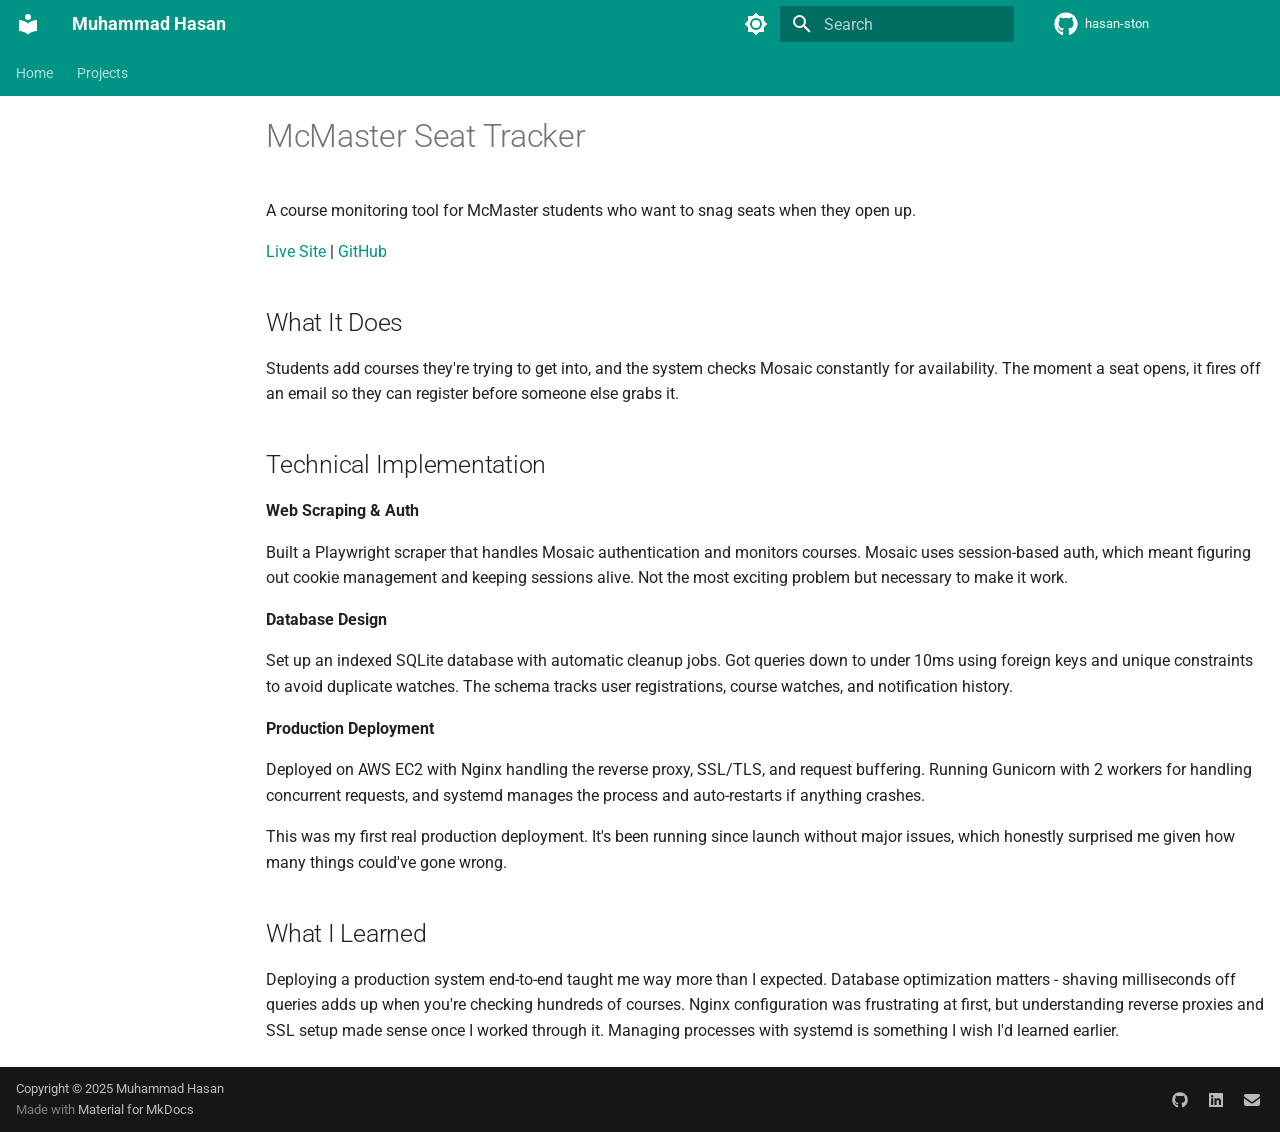
<file: projects/seat-tracker/index.html>
<!doctype html>
<html lang="en" class="no-js">
  <head>
    
      <meta charset="utf-8">
      <meta name="viewport" content="width=device-width,initial-scale=1">
      
        <meta name="description" content="Building production systems and figuring out how backend engineering and AI fit together.">
      
      
        <meta name="author" content="Muhammad Hasan">
      
      
        <link rel="canonical" href="https://hasan-ston.github.io/projects/seat-tracker/">
      
      
      
      
        
      
      
      <link rel="icon" href="../../assets/images/favicon.png">
      <meta name="generator" content="mkdocs-1.6.1, mkdocs-material-9.7.4">
    
    
      
        <title>McMaster Seat Tracker - Muhammad Hasan</title>
      
    
    
      <link rel="stylesheet" href="../../assets/stylesheets/main.484c7ddc.min.css">
      
        
        <link rel="stylesheet" href="../../assets/stylesheets/palette.ab4e12ef.min.css">
      
      


    
    
      
    
    
      
        
        
        <link rel="preconnect" href="https://fonts.gstatic.com" crossorigin>
        <link rel="stylesheet" href="https://fonts.googleapis.com/css?family=Roboto:300,300i,400,400i,700,700i%7CRoboto+Mono:400,400i,700,700i&display=fallback">
        <style>:root{--md-text-font:"Roboto";--md-code-font:"Roboto Mono"}</style>
      
    
    
      <link rel="stylesheet" href="../../stylesheets/extra.css">
    
    <script>__md_scope=new URL("../..",location),__md_hash=e=>[...e].reduce(((e,_)=>(e<<5)-e+_.charCodeAt(0)),0),__md_get=(e,_=localStorage,t=__md_scope)=>JSON.parse(_.getItem(t.pathname+"."+e)),__md_set=(e,_,t=localStorage,a=__md_scope)=>{try{t.setItem(a.pathname+"."+e,JSON.stringify(_))}catch(e){}}</script>
    
      

    
    
  </head>
  
  
    
    
      
    
    
    
    
    <body dir="ltr" data-md-color-scheme="default" data-md-color-primary="teal" data-md-color-accent="cyan">
  
    
    <input class="md-toggle" data-md-toggle="drawer" type="checkbox" id="__drawer" autocomplete="off">
    <input class="md-toggle" data-md-toggle="search" type="checkbox" id="__search" autocomplete="off">
    <label class="md-overlay" for="__drawer"></label>
    <div data-md-component="skip">
      
        
        <a href="#mcmaster-seat-tracker" class="md-skip">
          Skip to content
        </a>
      
    </div>
    <div data-md-component="announce">
      
    </div>
    
    
      

<header class="md-header" data-md-component="header">
  <nav class="md-header__inner md-grid" aria-label="Header">
    <a href="../.." title="Muhammad Hasan" class="md-header__button md-logo" aria-label="Muhammad Hasan" data-md-component="logo">
      
  
  <svg xmlns="http://www.w3.org/2000/svg" viewBox="0 0 24 24"><path d="M12 8a3 3 0 0 0 3-3 3 3 0 0 0-3-3 3 3 0 0 0-3 3 3 3 0 0 0 3 3m0 3.54C9.64 9.35 6.5 8 3 8v11c3.5 0 6.64 1.35 9 3.54 2.36-2.19 5.5-3.54 9-3.54V8c-3.5 0-6.64 1.35-9 3.54"/></svg>

    </a>
    <label class="md-header__button md-icon" for="__drawer">
      
      <svg xmlns="http://www.w3.org/2000/svg" viewBox="0 0 24 24"><path d="M3 6h18v2H3zm0 5h18v2H3zm0 5h18v2H3z"/></svg>
    </label>
    <div class="md-header__title" data-md-component="header-title">
      <div class="md-header__ellipsis">
        <div class="md-header__topic">
          <span class="md-ellipsis">
            Muhammad Hasan
          </span>
        </div>
        <div class="md-header__topic" data-md-component="header-topic">
          <span class="md-ellipsis">
            
              McMaster Seat Tracker
            
          </span>
        </div>
      </div>
    </div>
    
      
        <form class="md-header__option" data-md-component="palette">
  
    
    
    
    <input class="md-option" data-md-color-media="" data-md-color-scheme="default" data-md-color-primary="teal" data-md-color-accent="cyan"  aria-label="Switch to dark mode"  type="radio" name="__palette" id="__palette_0">
    
      <label class="md-header__button md-icon" title="Switch to dark mode" for="__palette_1" hidden>
        <svg xmlns="http://www.w3.org/2000/svg" viewBox="0 0 24 24"><path d="M12 8a4 4 0 0 0-4 4 4 4 0 0 0 4 4 4 4 0 0 0 4-4 4 4 0 0 0-4-4m0 10a6 6 0 0 1-6-6 6 6 0 0 1 6-6 6 6 0 0 1 6 6 6 6 0 0 1-6 6m8-9.31V4h-4.69L12 .69 8.69 4H4v4.69L.69 12 4 15.31V20h4.69L12 23.31 15.31 20H20v-4.69L23.31 12z"/></svg>
      </label>
    
  
    
    
    
    <input class="md-option" data-md-color-media="" data-md-color-scheme="slate" data-md-color-primary="teal" data-md-color-accent="cyan"  aria-label="Switch to light mode"  type="radio" name="__palette" id="__palette_1">
    
      <label class="md-header__button md-icon" title="Switch to light mode" for="__palette_0" hidden>
        <svg xmlns="http://www.w3.org/2000/svg" viewBox="0 0 24 24"><path d="M12 18c-.89 0-1.74-.2-2.5-.55C11.56 16.5 13 14.42 13 12s-1.44-4.5-3.5-5.45C10.26 6.2 11.11 6 12 6a6 6 0 0 1 6 6 6 6 0 0 1-6 6m8-9.31V4h-4.69L12 .69 8.69 4H4v4.69L.69 12 4 15.31V20h4.69L12 23.31 15.31 20H20v-4.69L23.31 12z"/></svg>
      </label>
    
  
</form>
      
    
    
      <script>var palette=__md_get("__palette");if(palette&&palette.color){if("(prefers-color-scheme)"===palette.color.media){var media=matchMedia("(prefers-color-scheme: light)"),input=document.querySelector(media.matches?"[data-md-color-media='(prefers-color-scheme: light)']":"[data-md-color-media='(prefers-color-scheme: dark)']");palette.color.media=input.getAttribute("data-md-color-media"),palette.color.scheme=input.getAttribute("data-md-color-scheme"),palette.color.primary=input.getAttribute("data-md-color-primary"),palette.color.accent=input.getAttribute("data-md-color-accent")}for(var[key,value]of Object.entries(palette.color))document.body.setAttribute("data-md-color-"+key,value)}</script>
    
    
    
      
      
        <label class="md-header__button md-icon" for="__search">
          
          <svg xmlns="http://www.w3.org/2000/svg" viewBox="0 0 24 24"><path d="M9.5 3A6.5 6.5 0 0 1 16 9.5c0 1.61-.59 3.09-1.56 4.23l.27.27h.79l5 5-1.5 1.5-5-5v-.79l-.27-.27A6.52 6.52 0 0 1 9.5 16 6.5 6.5 0 0 1 3 9.5 6.5 6.5 0 0 1 9.5 3m0 2C7 5 5 7 5 9.5S7 14 9.5 14 14 12 14 9.5 12 5 9.5 5"/></svg>
        </label>
        <div class="md-search" data-md-component="search" role="dialog">
  <label class="md-search__overlay" for="__search"></label>
  <div class="md-search__inner" role="search">
    <form class="md-search__form" name="search">
      <input type="text" class="md-search__input" name="query" aria-label="Search" placeholder="Search" autocapitalize="off" autocorrect="off" autocomplete="off" spellcheck="false" data-md-component="search-query" required>
      <label class="md-search__icon md-icon" for="__search">
        
        <svg xmlns="http://www.w3.org/2000/svg" viewBox="0 0 24 24"><path d="M9.5 3A6.5 6.5 0 0 1 16 9.5c0 1.61-.59 3.09-1.56 4.23l.27.27h.79l5 5-1.5 1.5-5-5v-.79l-.27-.27A6.52 6.52 0 0 1 9.5 16 6.5 6.5 0 0 1 3 9.5 6.5 6.5 0 0 1 9.5 3m0 2C7 5 5 7 5 9.5S7 14 9.5 14 14 12 14 9.5 12 5 9.5 5"/></svg>
        
        <svg xmlns="http://www.w3.org/2000/svg" viewBox="0 0 24 24"><path d="M20 11v2H8l5.5 5.5-1.42 1.42L4.16 12l7.92-7.92L13.5 5.5 8 11z"/></svg>
      </label>
      <nav class="md-search__options" aria-label="Search">
        
        <button type="reset" class="md-search__icon md-icon" title="Clear" aria-label="Clear" tabindex="-1">
          
          <svg xmlns="http://www.w3.org/2000/svg" viewBox="0 0 24 24"><path d="M19 6.41 17.59 5 12 10.59 6.41 5 5 6.41 10.59 12 5 17.59 6.41 19 12 13.41 17.59 19 19 17.59 13.41 12z"/></svg>
        </button>
      </nav>
      
        <div class="md-search__suggest" data-md-component="search-suggest"></div>
      
    </form>
    <div class="md-search__output">
      <div class="md-search__scrollwrap" tabindex="0" data-md-scrollfix>
        <div class="md-search-result" data-md-component="search-result">
          <div class="md-search-result__meta">
            Initializing search
          </div>
          <ol class="md-search-result__list" role="presentation"></ol>
        </div>
      </div>
    </div>
  </div>
</div>
      
    
    
      <div class="md-header__source">
        <a href="https://github.com/hasan-ston" title="Go to repository" class="md-source" data-md-component="source">
  <div class="md-source__icon md-icon">
    
    <svg xmlns="http://www.w3.org/2000/svg" viewBox="0 0 512 512"><!--! Font Awesome Free 7.1.0 by @fontawesome - https://fontawesome.com License - https://fontawesome.com/license/free (Icons: CC BY 4.0, Fonts: SIL OFL 1.1, Code: MIT License) Copyright 2025 Fonticons, Inc.--><path d="M173.9 397.4c0 2-2.3 3.6-5.2 3.6-3.3.3-5.6-1.3-5.6-3.6 0-2 2.3-3.6 5.2-3.6 3-.3 5.6 1.3 5.6 3.6m-31.1-4.5c-.7 2 1.3 4.3 4.3 4.9 2.6 1 5.6 0 6.2-2s-1.3-4.3-4.3-5.2c-2.6-.7-5.5.3-6.2 2.3m44.2-1.7c-2.9.7-4.9 2.6-4.6 4.9.3 2 2.9 3.3 5.9 2.6 2.9-.7 4.9-2.6 4.6-4.6-.3-1.9-3-3.2-5.9-2.9M252.8 8C114.1 8 8 113.3 8 252c0 110.9 69.8 205.8 169.5 239.2 12.8 2.3 17.3-5.6 17.3-12.1 0-6.2-.3-40.4-.3-61.4 0 0-70 15-84.7-29.8 0 0-11.4-29.1-27.8-36.6 0 0-22.9-15.7 1.6-15.4 0 0 24.9 2 38.6 25.8 21.9 38.6 58.6 27.5 72.9 20.9 2.3-16 8.8-27.1 16-33.7-55.9-6.2-112.3-14.3-112.3-110.5 0-27.5 7.6-41.3 23.6-58.9-2.6-6.5-11.1-33.3 2.6-67.9 20.9-6.5 69 27 69 27 20-5.6 41.5-8.5 62.8-8.5s42.8 2.9 62.8 8.5c0 0 48.1-33.6 69-27 13.7 34.7 5.2 61.4 2.6 67.9 16 17.7 25.8 31.5 25.8 58.9 0 96.5-58.9 104.2-114.8 110.5 9.2 7.9 17 22.9 17 46.4 0 33.7-.3 75.4-.3 83.6 0 6.5 4.6 14.4 17.3 12.1C436.2 457.8 504 362.9 504 252 504 113.3 391.5 8 252.8 8M105.2 352.9c-1.3 1-1 3.3.7 5.2 1.6 1.6 3.9 2.3 5.2 1 1.3-1 1-3.3-.7-5.2-1.6-1.6-3.9-2.3-5.2-1m-10.8-8.1c-.7 1.3.3 2.9 2.3 3.9 1.6 1 3.6.7 4.3-.7.7-1.3-.3-2.9-2.3-3.9-2-.6-3.6-.3-4.3.7m32.4 35.6c-1.6 1.3-1 4.3 1.3 6.2 2.3 2.3 5.2 2.6 6.5 1 1.3-1.3.7-4.3-1.3-6.2-2.2-2.3-5.2-2.6-6.5-1m-11.4-14.7c-1.6 1-1.6 3.6 0 5.9s4.3 3.3 5.6 2.3c1.6-1.3 1.6-3.9 0-6.2-1.4-2.3-4-3.3-5.6-2"/></svg>
  </div>
  <div class="md-source__repository">
    hasan-ston
  </div>
</a>
      </div>
    
  </nav>
  
</header>
    
    <div class="md-container" data-md-component="container">
      
      
        
          
            
<nav class="md-tabs" aria-label="Tabs" data-md-component="tabs">
  <div class="md-grid">
    <ul class="md-tabs__list">
      
        
  
  
  
  
    <li class="md-tabs__item">
      <a href="../.." class="md-tabs__link">
        
  
  
    
  
  Home

      </a>
    </li>
  

      
        
  
  
  
  
    <li class="md-tabs__item">
      <a href="../" class="md-tabs__link">
        
  
  
    
  
  Projects

      </a>
    </li>
  

      
    </ul>
  </div>
</nav>
          
        
      
      <main class="md-main" data-md-component="main">
        <div class="md-main__inner md-grid">
          
            
              
              <div class="md-sidebar md-sidebar--primary" data-md-component="sidebar" data-md-type="navigation" >
                <div class="md-sidebar__scrollwrap">
                  <div class="md-sidebar__inner">
                    


  


  

<nav class="md-nav md-nav--primary md-nav--lifted md-nav--integrated" aria-label="Navigation" data-md-level="0">
  <label class="md-nav__title" for="__drawer">
    <a href="../.." title="Muhammad Hasan" class="md-nav__button md-logo" aria-label="Muhammad Hasan" data-md-component="logo">
      
  
  <svg xmlns="http://www.w3.org/2000/svg" viewBox="0 0 24 24"><path d="M12 8a3 3 0 0 0 3-3 3 3 0 0 0-3-3 3 3 0 0 0-3 3 3 3 0 0 0 3 3m0 3.54C9.64 9.35 6.5 8 3 8v11c3.5 0 6.64 1.35 9 3.54 2.36-2.19 5.5-3.54 9-3.54V8c-3.5 0-6.64 1.35-9 3.54"/></svg>

    </a>
    Muhammad Hasan
  </label>
  
    <div class="md-nav__source">
      <a href="https://github.com/hasan-ston" title="Go to repository" class="md-source" data-md-component="source">
  <div class="md-source__icon md-icon">
    
    <svg xmlns="http://www.w3.org/2000/svg" viewBox="0 0 512 512"><!--! Font Awesome Free 7.1.0 by @fontawesome - https://fontawesome.com License - https://fontawesome.com/license/free (Icons: CC BY 4.0, Fonts: SIL OFL 1.1, Code: MIT License) Copyright 2025 Fonticons, Inc.--><path d="M173.9 397.4c0 2-2.3 3.6-5.2 3.6-3.3.3-5.6-1.3-5.6-3.6 0-2 2.3-3.6 5.2-3.6 3-.3 5.6 1.3 5.6 3.6m-31.1-4.5c-.7 2 1.3 4.3 4.3 4.9 2.6 1 5.6 0 6.2-2s-1.3-4.3-4.3-5.2c-2.6-.7-5.5.3-6.2 2.3m44.2-1.7c-2.9.7-4.9 2.6-4.6 4.9.3 2 2.9 3.3 5.9 2.6 2.9-.7 4.9-2.6 4.6-4.6-.3-1.9-3-3.2-5.9-2.9M252.8 8C114.1 8 8 113.3 8 252c0 110.9 69.8 205.8 169.5 239.2 12.8 2.3 17.3-5.6 17.3-12.1 0-6.2-.3-40.4-.3-61.4 0 0-70 15-84.7-29.8 0 0-11.4-29.1-27.8-36.6 0 0-22.9-15.7 1.6-15.4 0 0 24.9 2 38.6 25.8 21.9 38.6 58.6 27.5 72.9 20.9 2.3-16 8.8-27.1 16-33.7-55.9-6.2-112.3-14.3-112.3-110.5 0-27.5 7.6-41.3 23.6-58.9-2.6-6.5-11.1-33.3 2.6-67.9 20.9-6.5 69 27 69 27 20-5.6 41.5-8.5 62.8-8.5s42.8 2.9 62.8 8.5c0 0 48.1-33.6 69-27 13.7 34.7 5.2 61.4 2.6 67.9 16 17.7 25.8 31.5 25.8 58.9 0 96.5-58.9 104.2-114.8 110.5 9.2 7.9 17 22.9 17 46.4 0 33.7-.3 75.4-.3 83.6 0 6.5 4.6 14.4 17.3 12.1C436.2 457.8 504 362.9 504 252 504 113.3 391.5 8 252.8 8M105.2 352.9c-1.3 1-1 3.3.7 5.2 1.6 1.6 3.9 2.3 5.2 1 1.3-1 1-3.3-.7-5.2-1.6-1.6-3.9-2.3-5.2-1m-10.8-8.1c-.7 1.3.3 2.9 2.3 3.9 1.6 1 3.6.7 4.3-.7.7-1.3-.3-2.9-2.3-3.9-2-.6-3.6-.3-4.3.7m32.4 35.6c-1.6 1.3-1 4.3 1.3 6.2 2.3 2.3 5.2 2.6 6.5 1 1.3-1.3.7-4.3-1.3-6.2-2.2-2.3-5.2-2.6-6.5-1m-11.4-14.7c-1.6 1-1.6 3.6 0 5.9s4.3 3.3 5.6 2.3c1.6-1.3 1.6-3.9 0-6.2-1.4-2.3-4-3.3-5.6-2"/></svg>
  </div>
  <div class="md-source__repository">
    hasan-ston
  </div>
</a>
    </div>
  
  <ul class="md-nav__list" data-md-scrollfix>
    
      
      
  
  
  
  
    <li class="md-nav__item">
      <a href="../.." class="md-nav__link">
        
  
  
  <span class="md-ellipsis">
    
  
    Home
  

    
  </span>
  
  

      </a>
    </li>
  

    
      
      
  
  
  
  
    <li class="md-nav__item">
      <a href="../" class="md-nav__link">
        
  
  
  <span class="md-ellipsis">
    
  
    Projects
  

    
  </span>
  
  

      </a>
    </li>
  

    
  </ul>
</nav>
                  </div>
                </div>
              </div>
            
            
          
          
            <div class="md-content" data-md-component="content">
              
              <article class="md-content__inner md-typeset">
                
                  


  
  


<h1 id="mcmaster-seat-tracker">McMaster Seat Tracker</h1>
<p>A course monitoring tool for McMaster students who want to snag seats when they open up.</p>
<p><a href="https://macseats.duckdns.org">Live Site</a> | <a href="https://github.com/hasan-ston/seatTracker">GitHub</a></p>
<h2 id="what-it-does">What It Does</h2>
<p>Students add courses they're trying to get into, and the system checks Mosaic constantly for availability. The moment a seat opens, it fires off an email so they can register before someone else grabs it.</p>
<h2 id="technical-implementation">Technical Implementation</h2>
<p><strong>Web Scraping &amp; Auth</strong></p>
<p>Built a Playwright scraper that handles Mosaic authentication and monitors courses. Mosaic uses session-based auth, which meant figuring out cookie management and keeping sessions alive. Not the most exciting problem but necessary to make it work.</p>
<p><strong>Database Design</strong></p>
<p>Set up an indexed SQLite database with automatic cleanup jobs. Got queries down to under 10ms using foreign keys and unique constraints to avoid duplicate watches. The schema tracks user registrations, course watches, and notification history.</p>
<p><strong>Production Deployment</strong></p>
<p>Deployed on AWS EC2 with Nginx handling the reverse proxy, SSL/TLS, and request buffering. Running Gunicorn with 2 workers for handling concurrent requests, and systemd manages the process and auto-restarts if anything crashes.</p>
<p>This was my first real production deployment. It's been running since launch without major issues, which honestly surprised me given how many things could've gone wrong.</p>
<h2 id="what-i-learned">What I Learned</h2>
<p>Deploying a production system end-to-end taught me way more than I expected. Database optimization matters - shaving milliseconds off queries adds up when you're checking hundreds of courses. Nginx configuration was frustrating at first, but understanding reverse proxies and SSL setup made sense once I worked through it. Managing processes with systemd is something I wish I'd learned earlier.</p>












                
              </article>
            </div>
          
          
<script>var target=document.getElementById(location.hash.slice(1));target&&target.name&&(target.checked=target.name.startsWith("__tabbed_"))</script>
        </div>
        
      </main>
      
        <footer class="md-footer">
  
  <div class="md-footer-meta md-typeset">
    <div class="md-footer-meta__inner md-grid">
      <div class="md-copyright">
  
    <div class="md-copyright__highlight">
      Copyright &copy; 2025 Muhammad Hasan
    </div>
  
  
    Made with
    <a href="https://squidfunk.github.io/mkdocs-material/" target="_blank" rel="noopener">
      Material for MkDocs
    </a>
  
</div>
      
        
<div class="md-social">
  
    
    
    
    
      
      
    
    <a href="https://github.com/hasan-ston" target="_blank" rel="noopener" title="github.com" class="md-social__link">
      <svg xmlns="http://www.w3.org/2000/svg" viewBox="0 0 512 512"><!--! Font Awesome Free 7.1.0 by @fontawesome - https://fontawesome.com License - https://fontawesome.com/license/free (Icons: CC BY 4.0, Fonts: SIL OFL 1.1, Code: MIT License) Copyright 2025 Fonticons, Inc.--><path d="M173.9 397.4c0 2-2.3 3.6-5.2 3.6-3.3.3-5.6-1.3-5.6-3.6 0-2 2.3-3.6 5.2-3.6 3-.3 5.6 1.3 5.6 3.6m-31.1-4.5c-.7 2 1.3 4.3 4.3 4.9 2.6 1 5.6 0 6.2-2s-1.3-4.3-4.3-5.2c-2.6-.7-5.5.3-6.2 2.3m44.2-1.7c-2.9.7-4.9 2.6-4.6 4.9.3 2 2.9 3.3 5.9 2.6 2.9-.7 4.9-2.6 4.6-4.6-.3-1.9-3-3.2-5.9-2.9M252.8 8C114.1 8 8 113.3 8 252c0 110.9 69.8 205.8 169.5 239.2 12.8 2.3 17.3-5.6 17.3-12.1 0-6.2-.3-40.4-.3-61.4 0 0-70 15-84.7-29.8 0 0-11.4-29.1-27.8-36.6 0 0-22.9-15.7 1.6-15.4 0 0 24.9 2 38.6 25.8 21.9 38.6 58.6 27.5 72.9 20.9 2.3-16 8.8-27.1 16-33.7-55.9-6.2-112.3-14.3-112.3-110.5 0-27.5 7.6-41.3 23.6-58.9-2.6-6.5-11.1-33.3 2.6-67.9 20.9-6.5 69 27 69 27 20-5.6 41.5-8.5 62.8-8.5s42.8 2.9 62.8 8.5c0 0 48.1-33.6 69-27 13.7 34.7 5.2 61.4 2.6 67.9 16 17.7 25.8 31.5 25.8 58.9 0 96.5-58.9 104.2-114.8 110.5 9.2 7.9 17 22.9 17 46.4 0 33.7-.3 75.4-.3 83.6 0 6.5 4.6 14.4 17.3 12.1C436.2 457.8 504 362.9 504 252 504 113.3 391.5 8 252.8 8M105.2 352.9c-1.3 1-1 3.3.7 5.2 1.6 1.6 3.9 2.3 5.2 1 1.3-1 1-3.3-.7-5.2-1.6-1.6-3.9-2.3-5.2-1m-10.8-8.1c-.7 1.3.3 2.9 2.3 3.9 1.6 1 3.6.7 4.3-.7.7-1.3-.3-2.9-2.3-3.9-2-.6-3.6-.3-4.3.7m32.4 35.6c-1.6 1.3-1 4.3 1.3 6.2 2.3 2.3 5.2 2.6 6.5 1 1.3-1.3.7-4.3-1.3-6.2-2.2-2.3-5.2-2.6-6.5-1m-11.4-14.7c-1.6 1-1.6 3.6 0 5.9s4.3 3.3 5.6 2.3c1.6-1.3 1.6-3.9 0-6.2-1.4-2.3-4-3.3-5.6-2"/></svg>
    </a>
  
    
    
    
    
      
      
    
    <a href="https://www.linkedin.com/in/muhammad-hasan-139064379" target="_blank" rel="noopener" title="www.linkedin.com" class="md-social__link">
      <svg xmlns="http://www.w3.org/2000/svg" viewBox="0 0 448 512"><!--! Font Awesome Free 7.1.0 by @fontawesome - https://fontawesome.com License - https://fontawesome.com/license/free (Icons: CC BY 4.0, Fonts: SIL OFL 1.1, Code: MIT License) Copyright 2025 Fonticons, Inc.--><path d="M416 32H31.9C14.3 32 0 46.5 0 64.3v383.4C0 465.5 14.3 480 31.9 480H416c17.6 0 32-14.5 32-32.3V64.3c0-17.8-14.4-32.3-32-32.3M135.4 416H69V202.2h66.5V416zM102.2 96a38.5 38.5 0 1 1 0 77 38.5 38.5 0 1 1 0-77m282.1 320h-66.4V312c0-24.8-.5-56.7-34.5-56.7-34.6 0-39.9 27-39.9 54.9V416h-66.4V202.2h63.7v29.2h.9c8.9-16.8 30.6-34.5 62.9-34.5 67.2 0 79.7 44.3 79.7 101.9z"/></svg>
    </a>
  
    
    
    
    
    <a href="mailto:mhd.hasan236@gmail.com" target="_blank" rel="noopener" title="" class="md-social__link">
      <svg xmlns="http://www.w3.org/2000/svg" viewBox="0 0 512 512"><!--! Font Awesome Free 7.1.0 by @fontawesome - https://fontawesome.com License - https://fontawesome.com/license/free (Icons: CC BY 4.0, Fonts: SIL OFL 1.1, Code: MIT License) Copyright 2025 Fonticons, Inc.--><path d="M48 64C21.5 64 0 85.5 0 112c0 15.1 7.1 29.3 19.2 38.4l208 156a48 48 0 0 0 57.6 0l208-156c12.1-9.1 19.2-23.3 19.2-38.4 0-26.5-21.5-48-48-48zM0 196v188c0 35.3 28.7 64 64 64h384c35.3 0 64-28.7 64-64V196L313.6 344.8c-34.1 25.6-81.1 25.6-115.2 0z"/></svg>
    </a>
  
</div>
      
    </div>
  </div>
</footer>
      
    </div>
    <div class="md-dialog" data-md-component="dialog">
      <div class="md-dialog__inner md-typeset"></div>
    </div>
    
    
    
      
      
      <script id="__config" type="application/json">{"annotate": null, "base": "../..", "features": ["navigation.instant", "navigation.tracking", "navigation.tabs", "search.suggest", "search.highlight", "content.code.copy", "toc.integrate"], "search": "../../assets/javascripts/workers/search.2c215733.min.js", "tags": null, "translations": {"clipboard.copied": "Copied to clipboard", "clipboard.copy": "Copy to clipboard", "search.result.more.one": "1 more on this page", "search.result.more.other": "# more on this page", "search.result.none": "No matching documents", "search.result.one": "1 matching document", "search.result.other": "# matching documents", "search.result.placeholder": "Type to start searching", "search.result.term.missing": "Missing", "select.version": "Select version"}, "version": null}</script>
    
    
      <script src="../../assets/javascripts/bundle.79ae519e.min.js"></script>
      
    
  </body>
</html>
</file>
<file: stylesheets/extra.css>
/* Increase page width */
.md-grid {
  max-width: 1400px;
}

.md-main__inner {
  margin-top: 0;
}

/* Home page header with photo */
.home-header {
  display: flex;
  align-items: center;
  gap: 4rem;
  margin-bottom: 2rem;
}

.home-content {
  flex: 1;
}

.profile-photo {
  flex-shrink: 0;
}

.profile-img {
  width: 350px;
  height: 350px;
  border-radius: 8px;
  object-fit: cover;
  filter: brightness(0.85);
  box-shadow: 0 4px 16px rgba(0, 0, 0, 0.3);
  border: 3px solid var(--md-primary-fg-color);
}

/* Responsive layout for mobile */
@media (max-width: 768px) {
  .home-header {
    flex-direction: column;
    text-align: center;
  }

  .profile-img {
    width: 200px;
    height: 200px;
  }
}

/* Project cards grid */
.projects-grid {
  display: grid;
  grid-template-columns: repeat(auto-fit, minmax(350px, 1fr));
  gap: 1.5rem;
  margin-top: 2rem;
}

.project-card {
  padding: 1.5rem;
  margin: 0;
  border-radius: 0.5rem;
  background-color: var(--md-code-bg-color);
  border-left: 4px solid var(--md-primary-fg-color);
  transition: transform 0.2s ease, box-shadow 0.2s ease;
  height: 100%;
  display: flex;
  flex-direction: column;
}

.project-card:hover {
  transform: translateY(-2px);
  box-shadow: 0 4px 8px rgba(0, 0, 0, 0.1);
}

.project-card h3 {
  margin-top: 0;
  color: var(--md-primary-fg-color);
}

.project-card p {
  margin: 0.5rem 0;
  flex-grow: 1;
}

.project-card .md-button {
  margin-top: 1rem;
}
</file>
<file: assets/stylesheets/main.484c7ddc.min.css>
@charset "UTF-8";html{-webkit-text-size-adjust:none;-moz-text-size-adjust:none;text-size-adjust:none;box-sizing:border-box}*,:after,:before{box-sizing:inherit}@media (prefers-reduced-motion){*,:after,:before{transition:none!important}}body{margin:0}a,button,input,label{-webkit-tap-highlight-color:transparent}a{color:inherit;text-decoration:none}hr{border:0;box-sizing:initial;display:block;height:.05rem;overflow:visible;padding:0}small{font-size:80%}sub,sup{line-height:1em}img{border-style:none}table{border-collapse:initial;border-spacing:0}td,th{font-weight:400;vertical-align:top}button{background:#0000;border:0;font-family:inherit;font-size:inherit;margin:0;padding:0}input{border:0;outline:none}:root{--md-primary-fg-color:#4051b5;--md-primary-fg-color--light:#5d6cc0;--md-primary-fg-color--dark:#303fa1;--md-primary-bg-color:#fff;--md-primary-bg-color--light:#ffffffb3;--md-accent-fg-color:#526cfe;--md-accent-fg-color--transparent:#526cfe1a;--md-accent-bg-color:#fff;--md-accent-bg-color--light:#ffffffb3}[data-md-color-scheme=default]{color-scheme:light}[data-md-color-scheme=default] img[src$="#gh-dark-mode-only"],[data-md-color-scheme=default] img[src$="#only-dark"]{display:none}:root,[data-md-color-scheme=default]{--md-hue:225deg;--md-default-fg-color:#000000de;--md-default-fg-color--light:#0000008a;--md-default-fg-color--lighter:#00000052;--md-default-fg-color--lightest:#00000012;--md-default-bg-color:#fff;--md-default-bg-color--light:#ffffffb3;--md-default-bg-color--lighter:#ffffff4d;--md-default-bg-color--lightest:#ffffff1f;--md-code-fg-color:#36464e;--md-code-bg-color:#f5f5f5;--md-code-bg-color--light:#f5f5f5b3;--md-code-bg-color--lighter:#f5f5f54d;--md-code-hl-color:#4287ff;--md-code-hl-color--light:#4287ff1a;--md-code-hl-number-color:#d52a2a;--md-code-hl-special-color:#db1457;--md-code-hl-function-color:#a846b9;--md-code-hl-constant-color:#6e59d9;--md-code-hl-keyword-color:#3f6ec6;--md-code-hl-string-color:#1c7d4d;--md-code-hl-name-color:var(--md-code-fg-color);--md-code-hl-operator-color:var(--md-default-fg-color--light);--md-code-hl-punctuation-color:var(--md-default-fg-color--light);--md-code-hl-comment-color:var(--md-default-fg-color--light);--md-code-hl-generic-color:var(--md-default-fg-color--light);--md-code-hl-variable-color:var(--md-default-fg-color--light);--md-typeset-color:var(--md-default-fg-color);--md-typeset-a-color:var(--md-primary-fg-color);--md-typeset-del-color:#f5503d26;--md-typeset-ins-color:#0bd57026;--md-typeset-kbd-color:#fafafa;--md-typeset-kbd-accent-color:#fff;--md-typeset-kbd-border-color:#b8b8b8;--md-typeset-mark-color:#ffff0080;--md-typeset-table-color:#0000001f;--md-typeset-table-color--light:rgba(0,0,0,.035);--md-admonition-fg-color:var(--md-default-fg-color);--md-admonition-bg-color:var(--md-default-bg-color);--md-warning-fg-color:#000000de;--md-warning-bg-color:#ff9;--md-footer-fg-color:#fff;--md-footer-fg-color--light:#ffffffb3;--md-footer-fg-color--lighter:#ffffff73;--md-footer-bg-color:#000000de;--md-footer-bg-color--dark:#00000052;--md-shadow-z1:0 0.2rem 0.5rem #0000000d,0 0 0.05rem #0000001a;--md-shadow-z2:0 0.2rem 0.5rem #0000001a,0 0 0.05rem #00000040;--md-shadow-z3:0 0.2rem 0.5rem #0003,0 0 0.05rem #00000059}.md-icon svg{fill:currentcolor;display:block;height:1.2rem;width:1.2rem}body{-webkit-font-smoothing:antialiased;-moz-osx-font-smoothing:grayscale;--md-text-font-family:var(--md-text-font,_),-apple-system,BlinkMacSystemFont,Helvetica,Arial,sans-serif;--md-code-font-family:var(--md-code-font,_),SFMono-Regular,Consolas,Menlo,monospace}aside,body,input{font-feature-settings:"kern","liga";color:var(--md-typeset-color);font-family:var(--md-text-font-family)}code,kbd,pre{font-feature-settings:"kern";font-family:var(--md-code-font-family)}:root{--md-typeset-table-sort-icon:url('data:image/svg+xml;charset=utf-8,<svg xmlns="http://www.w3.org/2000/svg" viewBox="0 0 24 24"><path d="m18 21-4-4h3V7h-3l4-4 4 4h-3v10h3M2 19v-2h10v2M2 13v-2h7v2M2 7V5h4v2z"/></svg>');--md-typeset-table-sort-icon--asc:url('data:image/svg+xml;charset=utf-8,<svg xmlns="http://www.w3.org/2000/svg" viewBox="0 0 24 24"><path d="M19 17h3l-4 4-4-4h3V3h2M2 17h10v2H2M6 5v2H2V5m0 6h7v2H2z"/></svg>');--md-typeset-table-sort-icon--desc:url('data:image/svg+xml;charset=utf-8,<svg xmlns="http://www.w3.org/2000/svg" viewBox="0 0 24 24"><path d="M19 7h3l-4-4-4 4h3v14h2M2 17h10v2H2M6 5v2H2V5m0 6h7v2H2z"/></svg>')}.md-typeset{-webkit-print-color-adjust:exact;color-adjust:exact;font-size:.8rem;line-height:1.6;overflow-wrap:break-word}@media print{.md-typeset{font-size:.68rem}}.md-typeset blockquote,.md-typeset dl,.md-typeset figure,.md-typeset ol,.md-typeset pre,.md-typeset ul{margin-bottom:1em;margin-top:1em}.md-typeset h1{color:var(--md-default-fg-color--light);font-size:2em;line-height:1.3;margin:0 0 1.25em}.md-typeset h1,.md-typeset h2{font-weight:300;letter-spacing:-.01em}.md-typeset h2{font-size:1.5625em;line-height:1.4;margin:1.6em 0 .64em}.md-typeset h3{font-size:1.25em;font-weight:400;letter-spacing:-.01em;line-height:1.5;margin:1.6em 0 .8em}.md-typeset h2+h3{margin-top:.8em}.md-typeset h4{font-weight:700;letter-spacing:-.01em;margin:1em 0}.md-typeset h5,.md-typeset h6{color:var(--md-default-fg-color--light);font-size:.8em;font-weight:700;letter-spacing:-.01em;margin:1.25em 0}.md-typeset h5{text-transform:uppercase}.md-typeset h5 code{text-transform:none}.md-typeset hr{border-bottom:.05rem solid var(--md-default-fg-color--lightest);display:flow-root;margin:1.5em 0}.md-typeset a{color:var(--md-typeset-a-color);word-break:break-word}.md-typeset a,.md-typeset a:before{transition:color 125ms}.md-typeset a:focus,.md-typeset a:hover{color:var(--md-accent-fg-color)}.md-typeset a:focus code,.md-typeset a:hover code{background-color:var(--md-accent-fg-color--transparent);color:var(--md-accent-fg-color)}.md-typeset a code{color:var(--md-typeset-a-color)}.md-typeset a.focus-visible{outline-color:var(--md-accent-fg-color);outline-offset:.2rem}.md-typeset code,.md-typeset kbd,.md-typeset pre{color:var(--md-code-fg-color);direction:ltr;font-variant-ligatures:none;transition:background-color 125ms}@media print{.md-typeset code,.md-typeset kbd,.md-typeset pre{white-space:pre-wrap}}.md-typeset code{background-color:var(--md-code-bg-color);border-radius:.1rem;-webkit-box-decoration-break:clone;box-decoration-break:clone;font-size:.85em;padding:0 .2941176471em;transition:color 125ms,background-color 125ms;word-break:break-word}.md-typeset code:not(.focus-visible){-webkit-tap-highlight-color:transparent;outline:none}.md-typeset pre{display:flow-root;line-height:1.4;position:relative}.md-typeset pre>code{-webkit-box-decoration-break:slice;box-decoration-break:slice;box-shadow:none;display:block;margin:0;outline-color:var(--md-accent-fg-color);overflow:auto;padding:.7720588235em 1.1764705882em;scrollbar-color:var(--md-default-fg-color--lighter) #0000;scrollbar-width:thin;touch-action:auto;word-break:normal}.md-typeset pre>code:hover{scrollbar-color:var(--md-accent-fg-color) #0000}.md-typeset pre>code::-webkit-scrollbar{height:.2rem;width:.2rem}.md-typeset pre>code::-webkit-scrollbar-thumb{background-color:var(--md-default-fg-color--lighter)}.md-typeset pre>code::-webkit-scrollbar-thumb:hover{background-color:var(--md-accent-fg-color)}.md-typeset kbd{background-color:var(--md-typeset-kbd-color);border-radius:.1rem;box-shadow:0 .1rem 0 .05rem var(--md-typeset-kbd-border-color),0 .1rem 0 var(--md-typeset-kbd-border-color),0 -.1rem .2rem var(--md-typeset-kbd-accent-color) inset;color:var(--md-default-fg-color);display:inline-block;font-size:.75em;padding:0 .6666666667em;vertical-align:text-top;word-break:break-word}.md-typeset mark{background-color:var(--md-typeset-mark-color);-webkit-box-decoration-break:clone;box-decoration-break:clone;color:inherit;word-break:break-word}.md-typeset abbr{cursor:help;text-decoration:none}.md-typeset [data-preview],.md-typeset abbr{border-bottom:.05rem dotted var(--md-default-fg-color--light)}.md-typeset small{opacity:.75}[dir=ltr] .md-typeset sub,[dir=ltr] .md-typeset sup{margin-left:.078125em}[dir=rtl] .md-typeset sub,[dir=rtl] .md-typeset sup{margin-right:.078125em}[dir=ltr] .md-typeset blockquote{padding-left:.6rem}[dir=rtl] .md-typeset blockquote{padding-right:.6rem}[dir=ltr] .md-typeset blockquote{border-left:.2rem solid var(--md-default-fg-color--lighter)}[dir=rtl] .md-typeset blockquote{border-right:.2rem solid var(--md-default-fg-color--lighter)}.md-typeset blockquote{color:var(--md-default-fg-color--light);margin-left:0;margin-right:0}.md-typeset ul{list-style-type:disc}.md-typeset ul[type]{list-style-type:revert-layer}[dir=ltr] .md-typeset ol,[dir=ltr] .md-typeset ul{margin-left:.625em}[dir=rtl] .md-typeset ol,[dir=rtl] .md-typeset ul{margin-right:.625em}.md-typeset ol,.md-typeset ul{padding:0}.md-typeset ol:not([hidden]),.md-typeset ul:not([hidden]){display:flow-root}.md-typeset ol ol,.md-typeset ul ol{list-style-type:lower-alpha}.md-typeset ol ol ol,.md-typeset ul ol ol{list-style-type:lower-roman}.md-typeset ol ol ol ol,.md-typeset ul ol ol ol{list-style-type:upper-alpha}.md-typeset ol ol ol ol ol,.md-typeset ul ol ol ol ol{list-style-type:upper-roman}.md-typeset ol[type],.md-typeset ul[type]{list-style-type:revert-layer}[dir=ltr] .md-typeset ol li,[dir=ltr] .md-typeset ul li{margin-left:1.25em}[dir=rtl] .md-typeset ol li,[dir=rtl] .md-typeset ul li{margin-right:1.25em}.md-typeset ol li,.md-typeset ul li{margin-bottom:.5em}.md-typeset ol li blockquote,.md-typeset ol li p,.md-typeset ul li blockquote,.md-typeset ul li p{margin:.5em 0}.md-typeset ol li:last-child,.md-typeset ul li:last-child{margin-bottom:0}[dir=ltr] .md-typeset ol li ol,[dir=ltr] .md-typeset ol li ul,[dir=ltr] .md-typeset ul li ol,[dir=ltr] .md-typeset ul li ul{margin-left:.625em}[dir=rtl] .md-typeset ol li ol,[dir=rtl] .md-typeset ol li ul,[dir=rtl] .md-typeset ul li ol,[dir=rtl] .md-typeset ul li ul{margin-right:.625em}.md-typeset ol li ol,.md-typeset ol li ul,.md-typeset ul li ol,.md-typeset ul li ul{margin-bottom:.5em;margin-top:.5em}[dir=ltr] .md-typeset dd{margin-left:1.875em}[dir=rtl] .md-typeset dd{margin-right:1.875em}.md-typeset dd{margin-bottom:1.5em;margin-top:1em}.md-typeset img,.md-typeset svg,.md-typeset video{height:auto;max-width:100%}.md-typeset img[align=left]{margin:1em 1em 1em 0}.md-typeset img[align=right]{margin:1em 0 1em 1em}.md-typeset img[align]:only-child{margin-top:0}.md-typeset figure{display:flow-root;margin:1em auto;max-width:100%;text-align:center;width:fit-content}.md-typeset figure img{display:block;margin:0 auto}.md-typeset figcaption{font-style:italic;margin:1em auto;max-width:24rem}.md-typeset iframe{max-width:100%}.md-typeset table:not([class]){background-color:var(--md-default-bg-color);border:.05rem solid var(--md-typeset-table-color);border-radius:.1rem;display:inline-block;font-size:.64rem;max-width:100%;overflow:auto;touch-action:auto}@media print{.md-typeset table:not([class]){display:table}}.md-typeset table:not([class])+*{margin-top:1.5em}.md-typeset table:not([class]) td>:first-child,.md-typeset table:not([class]) th>:first-child{margin-top:0}.md-typeset table:not([class]) td>:last-child,.md-typeset table:not([class]) th>:last-child{margin-bottom:0}.md-typeset table:not([class]) td:not([align]),.md-typeset table:not([class]) th:not([align]){text-align:left}[dir=rtl] .md-typeset table:not([class]) td:not([align]),[dir=rtl] .md-typeset table:not([class]) th:not([align]){text-align:right}.md-typeset table:not([class]) th{font-weight:700;min-width:5rem;padding:.9375em 1.25em;vertical-align:top}.md-typeset table:not([class]) td{border-top:.05rem solid var(--md-typeset-table-color);padding:.9375em 1.25em;vertical-align:top}.md-typeset table:not([class]) tbody tr{transition:background-color 125ms}.md-typeset table:not([class]) tbody tr:hover{background-color:var(--md-typeset-table-color--light);box-shadow:0 .05rem 0 var(--md-default-bg-color) inset}.md-typeset table:not([class]) a{word-break:normal}.md-typeset table th[role=columnheader]{cursor:pointer}[dir=ltr] .md-typeset table th[role=columnheader]:after{margin-left:.5em}[dir=rtl] .md-typeset table th[role=columnheader]:after{margin-right:.5em}.md-typeset table th[role=columnheader]:after{content:"";display:inline-block;height:1.2em;-webkit-mask-image:var(--md-typeset-table-sort-icon);mask-image:var(--md-typeset-table-sort-icon);-webkit-mask-repeat:no-repeat;mask-repeat:no-repeat;-webkit-mask-size:contain;mask-size:contain;transition:background-color 125ms;vertical-align:text-bottom;width:1.2em}.md-typeset table th[role=columnheader]:hover:after{background-color:var(--md-default-fg-color--lighter)}.md-typeset table th[role=columnheader][aria-sort=ascending]:after{background-color:var(--md-default-fg-color--light);-webkit-mask-image:var(--md-typeset-table-sort-icon--asc);mask-image:var(--md-typeset-table-sort-icon--asc)}.md-typeset table th[role=columnheader][aria-sort=descending]:after{background-color:var(--md-default-fg-color--light);-webkit-mask-image:var(--md-typeset-table-sort-icon--desc);mask-image:var(--md-typeset-table-sort-icon--desc)}.md-typeset__scrollwrap{margin:1em -.8rem;overflow-x:auto;touch-action:auto}.md-typeset__table{display:inline-block;margin-bottom:.5em;padding:0 .8rem}@media print{.md-typeset__table{display:block}}html .md-typeset__table table{display:table;margin:0;overflow:hidden;width:100%}@media screen and (max-width:44.984375em){.md-content__inner>pre{margin:1em -.8rem}.md-content__inner>pre code{border-radius:0}}.md-typeset .md-author{border-radius:100%;display:block;flex-shrink:0;height:1.6rem;overflow:hidden;position:relative;transition:color 125ms,transform 125ms;width:1.6rem}.md-typeset .md-author img{display:block}.md-typeset .md-author--more{background:var(--md-default-fg-color--lightest);color:var(--md-default-fg-color--lighter);font-size:.6rem;font-weight:700;line-height:1.6rem;text-align:center}.md-typeset .md-author--long{height:2.4rem;width:2.4rem}.md-typeset a.md-author{transform:scale(1)}.md-typeset a.md-author img{border-radius:100%;filter:grayscale(100%) opacity(75%);transition:filter 125ms}.md-typeset a.md-author:focus,.md-typeset a.md-author:hover{transform:scale(1.1);z-index:1}.md-typeset a.md-author:focus img,.md-typeset a.md-author:hover img{filter:grayscale(0)}.md-banner{background-color:var(--md-footer-bg-color);color:var(--md-footer-fg-color);overflow:auto}@media print{.md-banner{display:none}}.md-banner--warning{background-color:var(--md-warning-bg-color);color:var(--md-warning-fg-color)}.md-banner__inner{font-size:.7rem;margin:.6rem auto;padding:0 .8rem}[dir=ltr] .md-banner__button{float:right}[dir=rtl] .md-banner__button{float:left}.md-banner__button{color:inherit;cursor:pointer;transition:opacity .25s}.no-js .md-banner__button{display:none}.md-banner__button:hover{opacity:.7}html{font-size:125%;height:100%;overflow-x:hidden}@media screen and (min-width:100em){html{font-size:137.5%}}@media screen and (min-width:125em){html{font-size:150%}}body{background-color:var(--md-default-bg-color);display:flex;flex-direction:column;font-size:.5rem;min-height:100%;position:relative;width:100%}@media print{body{display:block}}@media screen and (max-width:59.984375em){body[data-md-scrolllock]{position:fixed}}.md-grid{margin-left:auto;margin-right:auto;max-width:61rem}.md-container{display:flex;flex-direction:column;flex-grow:1}@media print{.md-container{display:block}}.md-main{flex-grow:1}.md-main__inner{display:flex;height:100%;margin-top:1.5rem}.md-ellipsis{overflow:hidden;text-overflow:ellipsis}.md-toggle{display:none}.md-option{height:0;opacity:0;position:absolute;width:0}.md-option:checked+label:not([hidden]){display:block}.md-option.focus-visible+label{outline-color:var(--md-accent-fg-color);outline-style:auto}.md-skip{background-color:var(--md-default-fg-color);border-radius:.1rem;color:var(--md-default-bg-color);font-size:.64rem;margin:.5rem;opacity:0;outline-color:var(--md-accent-fg-color);padding:.3rem .5rem;position:fixed;transform:translateY(.4rem);z-index:-1}.md-skip:focus{opacity:1;transform:translateY(0);transition:transform .25s cubic-bezier(.4,0,.2,1),opacity 175ms 75ms;z-index:10}@page{margin:25mm}:root{--md-clipboard-icon:url('data:image/svg+xml;charset=utf-8,<svg xmlns="http://www.w3.org/2000/svg" viewBox="0 0 24 24"><path d="M19 21H8V7h11m0-2H8a2 2 0 0 0-2 2v14a2 2 0 0 0 2 2h11a2 2 0 0 0 2-2V7a2 2 0 0 0-2-2m-3-4H4a2 2 0 0 0-2 2v14h2V3h12z"/></svg>')}.md-clipboard{border-radius:.1rem;color:var(--md-default-fg-color--lightest);cursor:pointer;height:1.5em;outline-color:var(--md-accent-fg-color);outline-offset:.1rem;transition:color .25s;width:1.5em;z-index:1}@media print{.md-clipboard{display:none}}.md-clipboard:not(.focus-visible){-webkit-tap-highlight-color:transparent;outline:none}:hover>.md-clipboard{color:var(--md-default-fg-color--light)}.md-clipboard:focus,.md-clipboard:hover{color:var(--md-accent-fg-color)}.md-clipboard:after{background-color:currentcolor;content:"";display:block;height:1.125em;margin:0 auto;-webkit-mask-image:var(--md-clipboard-icon);mask-image:var(--md-clipboard-icon);-webkit-mask-position:center;mask-position:center;-webkit-mask-repeat:no-repeat;mask-repeat:no-repeat;-webkit-mask-size:contain;mask-size:contain;width:1.125em}.md-clipboard--inline{cursor:pointer}.md-clipboard--inline code{transition:color .25s,background-color .25s}.md-clipboard--inline:focus code,.md-clipboard--inline:hover code{background-color:var(--md-accent-fg-color--transparent);color:var(--md-accent-fg-color)}:root{--md-code-select-icon:url('data:image/svg+xml;charset=utf-8,<svg xmlns="http://www.w3.org/2000/svg" viewBox="0 0 24 24"><path d="M19 19h-4v2h4c1.1 0 2-.9 2-2v-4h-2m0-12h-4v2h4v4h2V5c0-1.1-.9-2-2-2M5 5h4V3H5c-1.1 0-2 .9-2 2v4h2m0 6H3v4c0 1.1.9 2 2 2h4v-2H5zm2-4h2v2H7zm4 0h2v2h-2zm4 0h2v2h-2zM7 7h2v2H7zm4 0h2v2h-2zm4 0h2v2h-2zm-8 8h2v2H7zm4 0h2v2h-2zm4 0h2v2h-2z"/></svg>');--md-code-copy-icon:url('data:image/svg+xml;charset=utf-8,<svg xmlns="http://www.w3.org/2000/svg" viewBox="0 0 24 24"><path d="M19 21H8V7h11m0-2H8a2 2 0 0 0-2 2v14a2 2 0 0 0 2 2h11a2 2 0 0 0 2-2V7a2 2 0 0 0-2-2m-3-4H4a2 2 0 0 0-2 2v14h2V3h12z"/></svg>')}.md-typeset .md-code__content{display:grid}.md-code__nav{background-color:var(--md-code-bg-color--lighter);border-radius:.1rem;display:flex;gap:.2rem;padding:.2rem;position:absolute;right:.25em;top:.25em;transition:background-color .25s;z-index:1}:hover>.md-code__nav{background-color:var(--md-code-bg-color--light)}.md-code__button{color:var(--md-default-fg-color--lightest);cursor:pointer;display:block;height:1.5em;outline-color:var(--md-accent-fg-color);outline-offset:.1rem;transition:color .25s;width:1.5em}:hover>*>.md-code__button{color:var(--md-default-fg-color--light)}.md-code__button.focus-visible,.md-code__button:hover{color:var(--md-accent-fg-color)}.md-code__button--active{color:var(--md-default-fg-color)!important}.md-code__button:after{background-color:currentcolor;content:"";display:block;height:1.125em;margin:0 auto;-webkit-mask-position:center;mask-position:center;-webkit-mask-repeat:no-repeat;mask-repeat:no-repeat;-webkit-mask-size:contain;mask-size:contain;width:1.125em}.md-code__button[data-md-type=select]:after{-webkit-mask-image:var(--md-code-select-icon);mask-image:var(--md-code-select-icon)}.md-code__button[data-md-type=copy]:after{-webkit-mask-image:var(--md-code-copy-icon);mask-image:var(--md-code-copy-icon)}@keyframes consent{0%{opacity:0;transform:translateY(100%)}to{opacity:1;transform:translateY(0)}}@keyframes overlay{0%{opacity:0}to{opacity:1}}.md-consent__overlay{animation:overlay .25s both;-webkit-backdrop-filter:blur(.1rem);backdrop-filter:blur(.1rem);background-color:#0000008a;height:100%;opacity:1;position:fixed;top:0;width:100%;z-index:5}.md-consent__inner{animation:consent .5s cubic-bezier(.1,.7,.1,1) both;background-color:var(--md-default-bg-color);border:0;border-radius:.1rem;bottom:0;box-shadow:0 0 .2rem #0000001a,0 .2rem .4rem #0003;max-height:100%;overflow:auto;padding:0;position:fixed;width:100%;z-index:5}.md-consent__form{padding:.8rem}.md-consent__settings{display:none;margin:1em 0}input:checked+.md-consent__settings{display:block}.md-consent__controls{margin-bottom:.8rem}.md-typeset .md-consent__controls .md-button{display:inline}@media screen and (max-width:44.984375em){.md-typeset .md-consent__controls .md-button{display:block;margin-top:.4rem;text-align:center;width:100%}}.md-consent label{cursor:pointer}.md-content{flex-grow:1;min-width:0}.md-content__inner{margin:0 .8rem 1.2rem;padding-top:.6rem}@media screen and (min-width:76.25em){[dir=ltr] .md-sidebar--primary:not([hidden])~.md-content>.md-content__inner{margin-left:1.2rem}[dir=ltr] .md-sidebar--secondary:not([hidden])~.md-content>.md-content__inner,[dir=rtl] .md-sidebar--primary:not([hidden])~.md-content>.md-content__inner{margin-right:1.2rem}[dir=rtl] .md-sidebar--secondary:not([hidden])~.md-content>.md-content__inner{margin-left:1.2rem}}.md-content__inner:before{content:"";display:block;height:.4rem}.md-content__inner>:last-child{margin-bottom:0}[dir=ltr] .md-content__button{float:right}[dir=rtl] .md-content__button{float:left}[dir=ltr] .md-content__button{margin-left:.4rem}[dir=rtl] .md-content__button{margin-right:.4rem}.md-content__button{margin:.4rem 0;padding:0}@media print{.md-content__button{display:none}}.md-typeset .md-content__button{color:var(--md-default-fg-color--lighter)}.md-content__button svg{display:inline;vertical-align:top}[dir=rtl] .md-content__button svg{transform:scaleX(-1)}[dir=ltr] .md-dialog{right:.8rem}[dir=rtl] .md-dialog{left:.8rem}.md-dialog{background-color:var(--md-default-fg-color);border-radius:.1rem;bottom:.8rem;box-shadow:var(--md-shadow-z3);min-width:11.1rem;opacity:0;padding:.4rem .6rem;pointer-events:none;position:fixed;transform:translateY(100%);transition:transform 0ms .4s,opacity .4s;z-index:4}@media print{.md-dialog{display:none}}.md-dialog--active{opacity:1;pointer-events:auto;transform:translateY(0);transition:transform .4s cubic-bezier(.075,.85,.175,1),opacity .4s}.md-dialog__inner{color:var(--md-default-bg-color);font-size:.7rem}.md-feedback{margin:2em 0 1em;text-align:center}.md-feedback fieldset{border:none;margin:0;padding:0}.md-feedback__title{font-weight:700;margin:1em auto}.md-feedback__inner{position:relative}.md-feedback__list{display:flex;flex-wrap:wrap;place-content:baseline center;position:relative}.md-feedback__list:hover .md-icon:not(:disabled){color:var(--md-default-fg-color--lighter)}:disabled .md-feedback__list{min-height:1.8rem}.md-feedback__icon{color:var(--md-default-fg-color--light);cursor:pointer;flex-shrink:0;margin:0 .1rem;transition:color 125ms}.md-feedback__icon:not(:disabled).md-icon:hover{color:var(--md-accent-fg-color)}.md-feedback__icon:disabled{color:var(--md-default-fg-color--lightest);pointer-events:none}.md-feedback__note{opacity:0;position:relative;transform:translateY(.4rem);transition:transform .4s cubic-bezier(.1,.7,.1,1),opacity .15s}.md-feedback__note>*{margin:0 auto;max-width:16rem}:disabled .md-feedback__note{opacity:1;transform:translateY(0)}@media print{.md-feedback{display:none}}.md-footer{background-color:var(--md-footer-bg-color);color:var(--md-footer-fg-color)}@media print{.md-footer{display:none}}.md-footer__inner{justify-content:space-between;overflow:auto;padding:.2rem}.md-footer__inner:not([hidden]){display:flex}.md-footer__link{align-items:end;display:flex;flex-grow:0.01;margin-bottom:.4rem;margin-top:1rem;max-width:100%;outline-color:var(--md-accent-fg-color);overflow:hidden;transition:opacity .25s}.md-footer__link:focus,.md-footer__link:hover{opacity:.7}[dir=rtl] .md-footer__link svg{transform:scaleX(-1)}@media screen and (max-width:44.984375em){.md-footer__link--prev{flex-shrink:0}.md-footer__link--prev .md-footer__title{display:none}}[dir=ltr] .md-footer__link--next{margin-left:auto}[dir=rtl] .md-footer__link--next{margin-right:auto}.md-footer__link--next{text-align:right}[dir=rtl] .md-footer__link--next{text-align:left}.md-footer__title{flex-grow:1;font-size:.9rem;margin-bottom:.7rem;max-width:calc(100% - 2.4rem);padding:0 1rem;white-space:nowrap}.md-footer__button{margin:.2rem;padding:.4rem}.md-footer__direction{font-size:.64rem;opacity:.7}.md-footer-meta{background-color:var(--md-footer-bg-color--dark)}.md-footer-meta__inner{display:flex;flex-wrap:wrap;justify-content:space-between;padding:.2rem}html .md-footer-meta.md-typeset a{color:var(--md-footer-fg-color--light)}html .md-footer-meta.md-typeset a:focus,html .md-footer-meta.md-typeset a:hover{color:var(--md-footer-fg-color)}.md-copyright{color:var(--md-footer-fg-color--lighter);font-size:.64rem;margin:auto .6rem;padding:.4rem 0;width:100%}@media screen and (min-width:45em){.md-copyright{width:auto}}.md-copyright__highlight{color:var(--md-footer-fg-color--light)}.md-social{display:inline-flex;gap:.2rem;margin:0 .4rem;padding:.2rem 0 .6rem}@media screen and (min-width:45em){.md-social{padding:.6rem 0}}.md-social__link{display:inline-block;height:1.6rem;text-align:center;width:1.6rem}.md-social__link:before{line-height:1.9}.md-social__link svg{fill:currentcolor;max-height:.8rem;vertical-align:-25%}.md-typeset .md-button{border:.1rem solid;border-radius:.1rem;color:var(--md-primary-fg-color);cursor:pointer;display:inline-block;font-weight:700;padding:.625em 2em;transition:color 125ms,background-color 125ms,border-color 125ms}.md-typeset .md-button--primary{background-color:var(--md-primary-fg-color);border-color:var(--md-primary-fg-color);color:var(--md-primary-bg-color)}.md-typeset .md-button:focus,.md-typeset .md-button:hover{background-color:var(--md-accent-fg-color);border-color:var(--md-accent-fg-color);color:var(--md-accent-bg-color)}[dir=ltr] .md-typeset .md-input{border-top-left-radius:.1rem}[dir=ltr] .md-typeset .md-input,[dir=rtl] .md-typeset .md-input{border-top-right-radius:.1rem}[dir=rtl] .md-typeset .md-input{border-top-left-radius:.1rem}.md-typeset .md-input{border-bottom:.1rem solid var(--md-default-fg-color--lighter);box-shadow:var(--md-shadow-z1);font-size:.8rem;height:1.8rem;padding:0 .6rem;transition:border .25s,box-shadow .25s}.md-typeset .md-input:focus,.md-typeset .md-input:hover{border-bottom-color:var(--md-accent-fg-color);box-shadow:var(--md-shadow-z2)}.md-typeset .md-input--stretch{width:100%}.md-header{background-color:var(--md-primary-fg-color);box-shadow:0 0 .2rem #0000,0 .2rem .4rem #0000;color:var(--md-primary-bg-color);display:block;left:0;position:sticky;right:0;top:0;z-index:4}@media print{.md-header{display:none}}.md-header[hidden]{transform:translateY(-100%);transition:transform .25s cubic-bezier(.8,0,.6,1),box-shadow .25s}.md-header--shadow{box-shadow:0 0 .2rem #0000001a,0 .2rem .4rem #0003;transition:transform .25s cubic-bezier(.1,.7,.1,1),box-shadow .25s}.md-header__inner{align-items:center;display:flex;padding:0 .2rem}.md-header__button{color:currentcolor;cursor:pointer;margin:.2rem;outline-color:var(--md-accent-fg-color);padding:.4rem;position:relative;transition:opacity .25s;vertical-align:middle;z-index:1}.md-header__button:hover{opacity:.7}.md-header__button:not([hidden]){display:inline-block}.md-header__button:not(.focus-visible){-webkit-tap-highlight-color:transparent;outline:none}.md-header__button.md-logo{margin:.2rem;padding:.4rem}@media screen and (max-width:76.234375em){.md-header__button.md-logo{display:none}}.md-header__button.md-logo img,.md-header__button.md-logo svg{fill:currentcolor;display:block;height:1.2rem;width:auto}@media screen and (min-width:60em){.md-header__button[for=__search]{display:none}}.no-js .md-header__button[for=__search]{display:none}[dir=rtl] .md-header__button[for=__search] svg{transform:scaleX(-1)}@media screen and (min-width:76.25em){.md-header__button[for=__drawer]{display:none}}.md-header__topic{display:flex;max-width:100%;position:absolute;transition:transform .4s cubic-bezier(.1,.7,.1,1),opacity .15s;white-space:nowrap}.md-header__topic+.md-header__topic{opacity:0;pointer-events:none;transform:translateX(1.25rem);transition:transform .4s cubic-bezier(1,.7,.1,.1),opacity .15s;z-index:-1}[dir=rtl] .md-header__topic+.md-header__topic{transform:translateX(-1.25rem)}.md-header__topic:first-child{font-weight:700}[dir=ltr] .md-header__title{margin-left:1rem;margin-right:.4rem}[dir=rtl] .md-header__title{margin-left:.4rem;margin-right:1rem}.md-header__title{flex-grow:1;font-size:.9rem;height:2.4rem;line-height:2.4rem}.md-header__title--active .md-header__topic{opacity:0;pointer-events:none;transform:translateX(-1.25rem);transition:transform .4s cubic-bezier(1,.7,.1,.1),opacity .15s;z-index:-1}[dir=rtl] .md-header__title--active .md-header__topic{transform:translateX(1.25rem)}.md-header__title--active .md-header__topic+.md-header__topic{opacity:1;pointer-events:auto;transform:translateX(0);transition:transform .4s cubic-bezier(.1,.7,.1,1),opacity .15s;z-index:0}.md-header__title>.md-header__ellipsis{height:100%;position:relative;width:100%}.md-header__option{display:flex;flex-shrink:0;max-width:100%;transition:max-width 0ms .25s,opacity .25s .25s;white-space:nowrap}[data-md-toggle=search]:checked~.md-header .md-header__option{max-width:0;opacity:0;transition:max-width 0ms,opacity 0ms}.md-header__option>input{bottom:0}.md-header__source{display:none}@media screen and (min-width:60em){[dir=ltr] .md-header__source{margin-left:1rem}[dir=rtl] .md-header__source{margin-right:1rem}.md-header__source{display:block;max-width:11.7rem;width:11.7rem}}@media screen and (min-width:76.25em){[dir=ltr] .md-header__source{margin-left:1.4rem}[dir=rtl] .md-header__source{margin-right:1.4rem}}.md-meta{color:var(--md-default-fg-color--light);font-size:.7rem;line-height:1.3}.md-meta__list{display:inline-flex;flex-wrap:wrap;list-style:none;margin:0;padding:0}.md-meta__item:not(:last-child):after{content:"·";margin-left:.2rem;margin-right:.2rem}.md-meta__link{color:var(--md-typeset-a-color)}.md-meta__link:focus,.md-meta__link:hover{color:var(--md-accent-fg-color)}.md-draft{background-color:#ff1744;border-radius:.125em;color:#fff;display:inline-block;font-weight:700;padding-left:.5714285714em;padding-right:.5714285714em}:root{--md-nav-icon--prev:url('data:image/svg+xml;charset=utf-8,<svg xmlns="http://www.w3.org/2000/svg" viewBox="0 0 24 24"><path d="M20 11v2H8l5.5 5.5-1.42 1.42L4.16 12l7.92-7.92L13.5 5.5 8 11z"/></svg>');--md-nav-icon--next:url('data:image/svg+xml;charset=utf-8,<svg xmlns="http://www.w3.org/2000/svg" viewBox="0 0 24 24"><path d="M8.59 16.58 13.17 12 8.59 7.41 10 6l6 6-6 6z"/></svg>');--md-toc-icon:url('data:image/svg+xml;charset=utf-8,<svg xmlns="http://www.w3.org/2000/svg" viewBox="0 0 24 24"><path d="M3 9h14V7H3zm0 4h14v-2H3zm0 4h14v-2H3zm16 0h2v-2h-2zm0-10v2h2V7zm0 6h2v-2h-2z"/></svg>')}.md-nav{font-size:.7rem;line-height:1.3}.md-nav__title{color:var(--md-default-fg-color--light);display:block;font-weight:700;overflow:hidden;padding:0 .6rem;text-overflow:ellipsis}.md-nav__title .md-nav__button{display:none}.md-nav__title .md-nav__button img{height:100%;width:auto}.md-nav__title .md-nav__button.md-logo img,.md-nav__title .md-nav__button.md-logo svg{fill:currentcolor;display:block;height:2.4rem;max-width:100%;object-fit:contain;width:auto}.md-nav__list{list-style:none;margin:0;padding:0}.md-nav__link{align-items:flex-start;display:flex;gap:.4rem;margin-top:.625em;scroll-snap-align:start;transition:color 125ms}.md-nav__link--passed,.md-nav__link--passed code{color:var(--md-default-fg-color--light)}.md-nav__item .md-nav__link--active,.md-nav__item .md-nav__link--active code{color:var(--md-typeset-a-color)}.md-nav__link .md-ellipsis{position:relative}.md-nav__link .md-ellipsis code{word-break:normal}[dir=ltr] .md-nav__link .md-icon:last-child{margin-left:auto}[dir=rtl] .md-nav__link .md-icon:last-child{margin-right:auto}.md-nav__link .md-typeset{font-size:.7rem;line-height:1.3}.md-nav__link svg{fill:currentcolor;flex-shrink:0;height:1.3em;position:relative}.md-nav__link[for]:focus,.md-nav__link[for]:hover,.md-nav__link[href]:focus,.md-nav__link[href]:hover{color:var(--md-accent-fg-color);cursor:pointer}.md-nav__link[for]:focus code,.md-nav__link[for]:hover code,.md-nav__link[href]:focus code,.md-nav__link[href]:hover code{background-color:var(--md-accent-fg-color--transparent);color:var(--md-accent-fg-color)}.md-nav__link.focus-visible{outline-color:var(--md-accent-fg-color);outline-offset:.2rem}.md-nav--primary .md-nav__link[for=__toc]{display:none}.md-nav--primary .md-nav__link[for=__toc] .md-icon:after{background-color:currentcolor;display:block;height:100%;-webkit-mask-image:var(--md-toc-icon);mask-image:var(--md-toc-icon);width:100%}.md-nav--primary .md-nav__link[for=__toc]~.md-nav{display:none}.md-nav__container>.md-nav__link{margin-top:0}.md-nav__container>.md-nav__link:first-child{flex-grow:1;min-width:0}.md-nav__icon{flex-shrink:0}.md-nav__source{display:none}@media screen and (max-width:76.234375em){.md-nav--primary,.md-nav--primary .md-nav{background-color:var(--md-default-bg-color);display:flex;flex-direction:column;height:100%;left:0;position:absolute;right:0;top:0;z-index:1}.md-nav--primary .md-nav__item,.md-nav--primary .md-nav__title{font-size:.8rem;line-height:1.5}.md-nav--primary .md-nav__title{background-color:var(--md-default-fg-color--lightest);color:var(--md-default-fg-color--light);cursor:pointer;height:5.6rem;line-height:2.4rem;padding:3rem .8rem .2rem;position:relative;white-space:nowrap}[dir=ltr] .md-nav--primary .md-nav__title .md-nav__icon{left:.4rem}[dir=rtl] .md-nav--primary .md-nav__title .md-nav__icon{right:.4rem}.md-nav--primary .md-nav__title .md-nav__icon{display:block;height:1.2rem;margin:.2rem;position:absolute;top:.4rem;width:1.2rem}.md-nav--primary .md-nav__title .md-nav__icon:after{background-color:currentcolor;content:"";display:block;height:100%;-webkit-mask-image:var(--md-nav-icon--prev);mask-image:var(--md-nav-icon--prev);-webkit-mask-position:center;mask-position:center;-webkit-mask-repeat:no-repeat;mask-repeat:no-repeat;-webkit-mask-size:contain;mask-size:contain;width:100%}.md-nav--primary .md-nav__title~.md-nav__list{background-color:var(--md-default-bg-color);box-shadow:0 .05rem 0 var(--md-default-fg-color--lightest) inset;overflow-y:auto;scroll-snap-type:y mandatory;touch-action:pan-y}.md-nav--primary .md-nav__title~.md-nav__list>:first-child{border-top:0}.md-nav--primary .md-nav__title[for=__drawer]{background-color:var(--md-primary-fg-color);color:var(--md-primary-bg-color);font-weight:700}.md-nav--primary .md-nav__title .md-logo{display:block;left:.2rem;margin:.2rem;padding:.4rem;position:absolute;right:.2rem;top:.2rem}.md-nav--primary .md-nav__list{flex:1}.md-nav--primary .md-nav__item{border-top:.05rem solid var(--md-default-fg-color--lightest)}.md-nav--primary .md-nav__item--active>.md-nav__link{color:var(--md-typeset-a-color)}.md-nav--primary .md-nav__item--active>.md-nav__link:focus,.md-nav--primary .md-nav__item--active>.md-nav__link:hover{color:var(--md-accent-fg-color)}.md-nav--primary .md-nav__link{margin-top:0;padding:.6rem .8rem}.md-nav--primary .md-nav__link svg{margin-top:.1em}.md-nav--primary .md-nav__link>.md-nav__link{padding:0}[dir=ltr] .md-nav--primary .md-nav__link .md-nav__icon{margin-right:-.2rem}[dir=rtl] .md-nav--primary .md-nav__link .md-nav__icon{margin-left:-.2rem}.md-nav--primary .md-nav__link .md-nav__icon{font-size:1.2rem;height:1.2rem;width:1.2rem}.md-nav--primary .md-nav__link .md-nav__icon:after{background-color:currentcolor;content:"";display:block;height:100%;-webkit-mask-image:var(--md-nav-icon--next);mask-image:var(--md-nav-icon--next);-webkit-mask-position:center;mask-position:center;-webkit-mask-repeat:no-repeat;mask-repeat:no-repeat;-webkit-mask-size:contain;mask-size:contain;width:100%}[dir=rtl] .md-nav--primary .md-nav__icon:after{transform:scale(-1)}.md-nav--primary .md-nav--secondary .md-nav{background-color:initial;position:static}[dir=ltr] .md-nav--primary .md-nav--secondary .md-nav .md-nav__link{padding-left:1.4rem}[dir=rtl] .md-nav--primary .md-nav--secondary .md-nav .md-nav__link{padding-right:1.4rem}[dir=ltr] .md-nav--primary .md-nav--secondary .md-nav .md-nav .md-nav__link{padding-left:2rem}[dir=rtl] .md-nav--primary .md-nav--secondary .md-nav .md-nav .md-nav__link{padding-right:2rem}[dir=ltr] .md-nav--primary .md-nav--secondary .md-nav .md-nav .md-nav .md-nav__link{padding-left:2.6rem}[dir=rtl] .md-nav--primary .md-nav--secondary .md-nav .md-nav .md-nav .md-nav__link{padding-right:2.6rem}[dir=ltr] .md-nav--primary .md-nav--secondary .md-nav .md-nav .md-nav .md-nav .md-nav__link{padding-left:3.2rem}[dir=rtl] .md-nav--primary .md-nav--secondary .md-nav .md-nav .md-nav .md-nav .md-nav__link{padding-right:3.2rem}.md-nav--secondary{background-color:initial}.md-nav__toggle~.md-nav{display:flex;opacity:0;transform:translateX(100%);transition:transform .25s cubic-bezier(.8,0,.6,1),opacity 125ms 50ms}[dir=rtl] .md-nav__toggle~.md-nav{transform:translateX(-100%)}.md-nav__toggle:checked~.md-nav{opacity:1;transform:translateX(0);transition:transform .25s cubic-bezier(.4,0,.2,1),opacity 125ms 125ms}.md-nav__toggle:checked~.md-nav>.md-nav__list{backface-visibility:hidden}}@media screen and (max-width:59.984375em){.md-nav--primary .md-nav__link[for=__toc]{display:flex}.md-nav--primary .md-nav__link[for=__toc] .md-icon:after{content:""}.md-nav--primary .md-nav__link[for=__toc]+.md-nav__link{display:none}.md-nav--primary .md-nav__link[for=__toc]~.md-nav{display:flex}.md-nav__source{background-color:var(--md-primary-fg-color--dark);color:var(--md-primary-bg-color);display:block;padding:0 .2rem}}@media screen and (min-width:60em) and (max-width:76.234375em){.md-nav--integrated .md-nav__link[for=__toc]{display:flex}.md-nav--integrated .md-nav__link[for=__toc] .md-icon:after{content:""}.md-nav--integrated .md-nav__link[for=__toc]+.md-nav__link{display:none}.md-nav--integrated .md-nav__link[for=__toc]~.md-nav{display:flex}}@media screen and (min-width:60em){.md-nav{margin-bottom:-.4rem}.md-nav--secondary .md-nav__title{background:var(--md-default-bg-color);box-shadow:0 0 .4rem .4rem var(--md-default-bg-color);position:sticky;top:0;z-index:1}.md-nav--secondary .md-nav__title[for=__toc]{scroll-snap-align:start}.md-nav--secondary .md-nav__title .md-nav__icon{display:none}[dir=ltr] .md-nav--secondary .md-nav__list{padding-left:.6rem}[dir=rtl] .md-nav--secondary .md-nav__list{padding-right:.6rem}.md-nav--secondary .md-nav__list{padding-bottom:.4rem}[dir=ltr] .md-nav--secondary .md-nav__item>.md-nav__link{margin-right:.4rem}[dir=rtl] .md-nav--secondary .md-nav__item>.md-nav__link{margin-left:.4rem}}@media screen and (min-width:76.25em){.md-nav{margin-bottom:-.4rem;transition:max-height .25s cubic-bezier(.86,0,.07,1)}.md-nav--primary .md-nav__title{background:var(--md-default-bg-color);box-shadow:0 0 .4rem .4rem var(--md-default-bg-color);position:sticky;top:0;z-index:1}.md-nav--primary .md-nav__title[for=__drawer]{scroll-snap-align:start}.md-nav--primary .md-nav__title .md-nav__icon{display:none}[dir=ltr] .md-nav--primary .md-nav__list{padding-left:.6rem}[dir=rtl] .md-nav--primary .md-nav__list{padding-right:.6rem}.md-nav--primary .md-nav__list{padding-bottom:.4rem}[dir=ltr] .md-nav--primary .md-nav__item>.md-nav__link{margin-right:.4rem}[dir=rtl] .md-nav--primary .md-nav__item>.md-nav__link{margin-left:.4rem}.md-nav__toggle~.md-nav{display:grid;grid-template-rows:minmax(.4rem,0fr);opacity:0;transition:grid-template-rows .25s cubic-bezier(.86,0,.07,1),opacity .25s,visibility 0ms .25s;visibility:collapse}.md-nav__toggle~.md-nav>.md-nav__list{overflow:hidden}.md-nav__toggle.md-toggle--indeterminate~.md-nav,.md-nav__toggle:checked~.md-nav{grid-template-rows:minmax(.4rem,1fr);opacity:1;transition:grid-template-rows .25s cubic-bezier(.86,0,.07,1),opacity .15s .1s,visibility 0ms;visibility:visible}.md-nav__toggle.md-toggle--indeterminate~.md-nav{transition:none}.md-nav__item--nested>.md-nav>.md-nav__title{display:none}.md-nav__item--section{display:block;margin:1.25em 0}.md-nav__item--section:last-child{margin-bottom:0}.md-nav__item--section>.md-nav__link{font-weight:700}.md-nav__item--section>.md-nav__link[for]{color:var(--md-default-fg-color--light)}.md-nav__item--section>.md-nav__link:not(.md-nav__container){pointer-events:none}.md-nav__item--section>.md-nav__link .md-icon,.md-nav__item--section>.md-nav__link>[for]{display:none}[dir=ltr] .md-nav__item--section>.md-nav{margin-left:-.6rem}[dir=rtl] .md-nav__item--section>.md-nav{margin-right:-.6rem}.md-nav__item--section>.md-nav{display:block;opacity:1;visibility:visible}.md-nav__item--section>.md-nav>.md-nav__list>.md-nav__item{padding:0}.md-nav__icon{border-radius:100%;height:.9rem;transition:background-color .25s;width:.9rem}.md-nav__icon:hover{background-color:var(--md-accent-fg-color--transparent)}.md-nav__icon:after{background-color:currentcolor;border-radius:100%;content:"";display:inline-block;height:100%;-webkit-mask-image:var(--md-nav-icon--next);mask-image:var(--md-nav-icon--next);-webkit-mask-position:center;mask-position:center;-webkit-mask-repeat:no-repeat;mask-repeat:no-repeat;-webkit-mask-size:contain;mask-size:contain;transition:transform .25s;vertical-align:-.1rem;width:100%}[dir=rtl] .md-nav__icon:after{transform:rotate(180deg)}.md-nav__item--nested .md-nav__toggle:checked~.md-nav__link .md-nav__icon:after,.md-nav__item--nested .md-toggle--indeterminate~.md-nav__link .md-nav__icon:after{transform:rotate(90deg)}.md-nav--lifted>.md-nav__list>.md-nav__item,.md-nav--lifted>.md-nav__title{display:none}.md-nav--lifted>.md-nav__list>.md-nav__item--active{display:block}.md-nav--lifted>.md-nav__list>.md-nav__item--active>.md-nav__link{background:var(--md-default-bg-color);box-shadow:0 0 .4rem .4rem var(--md-default-bg-color);margin-top:0;position:sticky;top:0;z-index:1}.md-nav--lifted>.md-nav__list>.md-nav__item--active>.md-nav__link:not(.md-nav__container){pointer-events:none}.md-nav--lifted>.md-nav__list>.md-nav__item--active.md-nav__item--section{margin:0}[dir=ltr] .md-nav--lifted>.md-nav__list>.md-nav__item>.md-nav:not(.md-nav--secondary){margin-left:-.6rem}[dir=rtl] .md-nav--lifted>.md-nav__list>.md-nav__item>.md-nav:not(.md-nav--secondary){margin-right:-.6rem}.md-nav--lifted>.md-nav__list>.md-nav__item>[for]{color:var(--md-default-fg-color--light)}.md-nav--lifted .md-nav[data-md-level="1"]{grid-template-rows:minmax(.4rem,1fr);opacity:1;visibility:visible}[dir=ltr] .md-nav--integrated>.md-nav__list>.md-nav__item--active .md-nav--secondary{border-left:.05rem solid var(--md-primary-fg-color)}[dir=rtl] .md-nav--integrated>.md-nav__list>.md-nav__item--active .md-nav--secondary{border-right:.05rem solid var(--md-primary-fg-color)}.md-nav--integrated>.md-nav__list>.md-nav__item--active .md-nav--secondary{display:block;margin-bottom:1.25em;opacity:1;visibility:visible}.md-nav--integrated>.md-nav__list>.md-nav__item--active .md-nav--secondary>.md-nav__list{overflow:visible;padding-bottom:0}.md-nav--integrated>.md-nav__list>.md-nav__item--active .md-nav--secondary>.md-nav__title{display:none}}.md-pagination{font-size:.8rem;font-weight:700;gap:.4rem}.md-pagination,.md-pagination>*{align-items:center;display:flex;justify-content:center}.md-pagination>*{border-radius:.2rem;height:1.8rem;min-width:1.8rem;text-align:center}.md-pagination__current{background-color:var(--md-default-fg-color--lightest);color:var(--md-default-fg-color--light)}.md-pagination__link{transition:color 125ms,background-color 125ms}.md-pagination__link:focus,.md-pagination__link:hover{background-color:var(--md-accent-fg-color--transparent);color:var(--md-accent-fg-color)}.md-pagination__link:focus svg,.md-pagination__link:hover svg{color:var(--md-accent-fg-color)}.md-pagination__link.focus-visible{outline-color:var(--md-accent-fg-color);outline-offset:.2rem}.md-pagination__link svg{fill:currentcolor;color:var(--md-default-fg-color--lighter);display:block;max-height:100%;width:1.2rem}:root{--md-path-icon:url('data:image/svg+xml;charset=utf-8,<svg xmlns="http://www.w3.org/2000/svg" viewBox="0 0 24 24"><path d="M8.59 16.58 13.17 12 8.59 7.41 10 6l6 6-6 6z"/></svg>')}.md-path{font-size:.7rem;margin:0 .8rem;overflow:auto;padding-top:1.2rem}.md-path:not([hidden]){display:block}@media screen and (min-width:76.25em){.md-path{margin:0 1.2rem}}.md-path__list{align-items:center;display:flex;gap:.2rem;list-style:none;margin:0;padding:0}.md-path__item:not(:first-child){display:inline-flex;gap:.2rem;white-space:nowrap}.md-path__item:not(:first-child):before{background-color:var(--md-default-fg-color--lighter);content:"";display:inline;height:.8rem;-webkit-mask-image:var(--md-path-icon);mask-image:var(--md-path-icon);width:.8rem}.md-path__link{align-items:center;color:var(--md-default-fg-color--light);display:flex}.md-path__link:focus,.md-path__link:hover{color:var(--md-accent-fg-color)}:root{--md-post-pin-icon:url('data:image/svg+xml;charset=utf-8,<svg xmlns="http://www.w3.org/2000/svg" viewBox="0 0 24 24"><path d="M16 12V4h1V2H7v2h1v8l-2 2v2h5.2v6h1.6v-6H18v-2z"/></svg>')}.md-post__back{border-bottom:.05rem solid var(--md-default-fg-color--lightest);margin-bottom:1.2rem;padding-bottom:1.2rem}@media screen and (max-width:76.234375em){.md-post__back{display:none}}[dir=rtl] .md-post__back svg{transform:scaleX(-1)}.md-post__authors{display:flex;flex-direction:column;gap:.6rem;margin:0 .6rem 1.2rem}.md-post .md-post__meta a{transition:color 125ms}.md-post .md-post__meta a:focus,.md-post .md-post__meta a:hover{color:var(--md-accent-fg-color)}.md-post__title{color:var(--md-default-fg-color--light);font-weight:700}.md-post--excerpt{margin-bottom:3.2rem}.md-post--excerpt .md-post__header{align-items:center;display:flex;gap:.6rem;min-height:1.6rem}.md-post--excerpt .md-post__authors{align-items:center;display:inline-flex;flex-direction:row;gap:.2rem;margin:0;min-height:2.4rem}[dir=ltr] .md-post--excerpt .md-post__meta .md-meta__list{margin-right:.4rem}[dir=rtl] .md-post--excerpt .md-post__meta .md-meta__list{margin-left:.4rem}.md-post--excerpt .md-post__content>:first-child{--md-scroll-margin:6rem;margin-top:0}.md-post>.md-nav--secondary{margin:1em 0}.md-pin{background:var(--md-default-fg-color--lightest);border-radius:1rem;margin-top:-.05rem;padding:.2rem}.md-pin:after{background-color:currentcolor;content:"";display:block;height:.6rem;margin:0 auto;-webkit-mask-image:var(--md-post-pin-icon);mask-image:var(--md-post-pin-icon);-webkit-mask-position:center;mask-position:center;-webkit-mask-repeat:no-repeat;mask-repeat:no-repeat;-webkit-mask-size:contain;mask-size:contain;width:.6rem}.md-profile{align-items:center;display:flex;font-size:.7rem;gap:.6rem;line-height:1.4;width:100%}.md-profile__description{flex-grow:1}.md-content--post{display:flex}@media screen and (max-width:76.234375em){.md-content--post{flex-flow:column-reverse}}.md-content--post>.md-content__inner{flex-grow:1;min-width:0}@media screen and (min-width:76.25em){[dir=ltr] .md-content--post>.md-content__inner{margin-left:1.2rem}[dir=rtl] .md-content--post>.md-content__inner{margin-right:1.2rem}}@media screen and (max-width:76.234375em){.md-sidebar.md-sidebar--post{padding:0;position:static;width:100%}.md-sidebar.md-sidebar--post .md-sidebar__scrollwrap{overflow:visible}.md-sidebar.md-sidebar--post .md-sidebar__inner{padding:0}.md-sidebar.md-sidebar--post .md-post__meta{margin-left:.6rem;margin-right:.6rem}.md-sidebar.md-sidebar--post .md-nav__item{border:none;display:inline}.md-sidebar.md-sidebar--post .md-nav__list{display:inline-flex;flex-wrap:wrap;gap:.6rem;padding-bottom:.6rem;padding-top:.6rem}.md-sidebar.md-sidebar--post .md-nav__link{padding:0}.md-sidebar.md-sidebar--post .md-nav{height:auto;margin-bottom:0;position:static}}:root{--md-progress-value:0;--md-progress-delay:400ms}.md-progress{background:var(--md-primary-bg-color);height:.075rem;opacity:min(clamp(0,var(--md-progress-value),1),clamp(0,100 - var(--md-progress-value),1));position:fixed;top:0;transform:scaleX(calc(var(--md-progress-value)*1%));transform-origin:left;transition:transform .5s cubic-bezier(.19,1,.22,1),opacity .25s var(--md-progress-delay);width:100%;z-index:4}:root{--md-search-result-icon:url('data:image/svg+xml;charset=utf-8,<svg xmlns="http://www.w3.org/2000/svg" viewBox="0 0 24 24"><path d="M14 2H6a2 2 0 0 0-2 2v16a2 2 0 0 0 2 2h7c-.41-.25-.8-.56-1.14-.9-.33-.33-.61-.7-.86-1.1H6V4h7v5h5v1.18c.71.16 1.39.43 2 .82V8zm6.31 16.9c1.33-2.11.69-4.9-1.4-6.22-2.11-1.33-4.91-.68-6.22 1.4-1.34 2.11-.69 4.89 1.4 6.22 1.46.93 3.32.93 4.79.02L22 23.39 23.39 22zm-3.81.1a2.5 2.5 0 0 1-2.5-2.5 2.5 2.5 0 0 1 2.5-2.5 2.5 2.5 0 0 1 2.5 2.5 2.5 2.5 0 0 1-2.5 2.5"/></svg>')}.md-search{position:relative}@media screen and (min-width:60em){.md-search{padding:.2rem 0}}.no-js .md-search{display:none}.md-search__overlay{opacity:0;z-index:1}@media screen and (max-width:59.984375em){[dir=ltr] .md-search__overlay{left:-2.2rem}[dir=rtl] .md-search__overlay{right:-2.2rem}.md-search__overlay{background-color:var(--md-default-bg-color);border-radius:1rem;height:2rem;overflow:hidden;pointer-events:none;position:absolute;top:-1rem;transform-origin:center;transition:transform .3s .1s,opacity .2s .2s;width:2rem}[data-md-toggle=search]:checked~.md-header .md-search__overlay{opacity:1;transition:transform .4s,opacity .1s}}@media screen and (min-width:60em){[dir=ltr] .md-search__overlay{left:0}[dir=rtl] .md-search__overlay{right:0}.md-search__overlay{background-color:#0000008a;cursor:pointer;height:0;position:fixed;top:0;transition:width 0ms .25s,height 0ms .25s,opacity .25s;width:0}[data-md-toggle=search]:checked~.md-header .md-search__overlay{height:200vh;opacity:1;transition:width 0ms,height 0ms,opacity .25s;width:100%}}@media screen and (max-width:29.984375em){[data-md-toggle=search]:checked~.md-header .md-search__overlay{transform:scale(45)}}@media screen and (min-width:30em) and (max-width:44.984375em){[data-md-toggle=search]:checked~.md-header .md-search__overlay{transform:scale(60)}}@media screen and (min-width:45em) and (max-width:59.984375em){[data-md-toggle=search]:checked~.md-header .md-search__overlay{transform:scale(75)}}.md-search__inner{backface-visibility:hidden}@media screen and (max-width:59.984375em){[dir=ltr] .md-search__inner{left:0}[dir=rtl] .md-search__inner{right:0}.md-search__inner{height:0;opacity:0;overflow:hidden;position:fixed;top:0;transform:translateX(5%);transition:width 0ms .3s,height 0ms .3s,transform .15s cubic-bezier(.4,0,.2,1) .15s,opacity .15s .15s;width:0;z-index:2}[dir=rtl] .md-search__inner{transform:translateX(-5%)}[data-md-toggle=search]:checked~.md-header .md-search__inner{height:100%;opacity:1;transform:translateX(0);transition:width 0ms 0ms,height 0ms 0ms,transform .15s cubic-bezier(.1,.7,.1,1) .15s,opacity .15s .15s;width:100%}}@media screen and (min-width:60em){[dir=ltr] .md-search__inner{float:right}[dir=rtl] .md-search__inner{float:left}.md-search__inner{padding:.1rem 0;position:relative;transition:width .25s cubic-bezier(.1,.7,.1,1);width:11.7rem}}@media screen and (min-width:60em) and (max-width:76.234375em){[data-md-toggle=search]:checked~.md-header .md-search__inner{width:23.4rem}}@media screen and (min-width:76.25em){[data-md-toggle=search]:checked~.md-header .md-search__inner{width:34.4rem}}.md-search__form{background-color:var(--md-default-bg-color);box-shadow:0 0 .6rem #0000;height:2.4rem;position:relative;transition:color .25s,background-color .25s;z-index:2}@media screen and (min-width:60em){.md-search__form{background-color:#00000042;border-radius:.1rem;height:1.8rem}.md-search__form:hover{background-color:#ffffff1f}}[data-md-toggle=search]:checked~.md-header .md-search__form{background-color:var(--md-default-bg-color);border-radius:.1rem .1rem 0 0;box-shadow:0 0 .6rem #00000012;color:var(--md-default-fg-color)}[dir=ltr] .md-search__input{padding-left:3.6rem;padding-right:2.2rem}[dir=rtl] .md-search__input{padding-left:2.2rem;padding-right:3.6rem}.md-search__input{background:#0000;font-size:.9rem;height:100%;position:relative;text-overflow:ellipsis;width:100%;z-index:2}.md-search__input::placeholder{transition:color .25s}.md-search__input::placeholder,.md-search__input~.md-search__icon{color:var(--md-default-fg-color--light)}.md-search__input::-ms-clear{display:none}@media screen and (max-width:59.984375em){.md-search__input{font-size:.9rem;height:2.4rem;width:100%}}@media screen and (min-width:60em){[dir=ltr] .md-search__input{padding-left:2.2rem}[dir=rtl] .md-search__input{padding-right:2.2rem}.md-search__input{color:inherit;font-size:.8rem}.md-search__input::placeholder{color:var(--md-primary-bg-color--light)}.md-search__input+.md-search__icon{color:var(--md-primary-bg-color)}[data-md-toggle=search]:checked~.md-header .md-search__input{text-overflow:clip}[data-md-toggle=search]:checked~.md-header .md-search__input+.md-search__icon{color:var(--md-default-fg-color--light)}[data-md-toggle=search]:checked~.md-header .md-search__input::placeholder{color:#0000}}.md-search__icon{cursor:pointer;display:inline-block;height:1.2rem;transition:color .25s,opacity .25s;width:1.2rem}.md-search__icon:hover{opacity:.7}[dir=ltr] .md-search__icon[for=__search]{left:.5rem}[dir=rtl] .md-search__icon[for=__search]{right:.5rem}.md-search__icon[for=__search]{position:absolute;top:.3rem;z-index:2}[dir=rtl] .md-search__icon[for=__search] svg{transform:scaleX(-1)}@media screen and (max-width:59.984375em){[dir=ltr] .md-search__icon[for=__search]{left:.8rem}[dir=rtl] .md-search__icon[for=__search]{right:.8rem}.md-search__icon[for=__search]{top:.6rem}.md-search__icon[for=__search] svg:first-child{display:none}}@media screen and (min-width:60em){.md-search__icon[for=__search]{pointer-events:none}.md-search__icon[for=__search] svg:last-child{display:none}}[dir=ltr] .md-search__options{right:.5rem}[dir=rtl] .md-search__options{left:.5rem}.md-search__options{pointer-events:none;position:absolute;top:.3rem;z-index:2}@media screen and (max-width:59.984375em){[dir=ltr] .md-search__options{right:.8rem}[dir=rtl] .md-search__options{left:.8rem}.md-search__options{top:.6rem}}[dir=ltr] .md-search__options>.md-icon{margin-left:.2rem}[dir=rtl] .md-search__options>.md-icon{margin-right:.2rem}.md-search__options>.md-icon{color:var(--md-default-fg-color--light);opacity:0;transform:scale(.75);transition:transform .15s cubic-bezier(.1,.7,.1,1),opacity .15s}.md-search__options>.md-icon:not(.focus-visible){-webkit-tap-highlight-color:transparent;outline:none}[data-md-toggle=search]:checked~.md-header .md-search__input:valid~.md-search__options>.md-icon{opacity:1;pointer-events:auto;transform:scale(1)}[data-md-toggle=search]:checked~.md-header .md-search__input:valid~.md-search__options>.md-icon:hover{opacity:.7}[dir=ltr] .md-search__suggest{padding-left:3.6rem;padding-right:2.2rem}[dir=rtl] .md-search__suggest{padding-left:2.2rem;padding-right:3.6rem}.md-search__suggest{align-items:center;color:var(--md-default-fg-color--lighter);display:flex;font-size:.9rem;height:100%;opacity:0;position:absolute;top:0;transition:opacity 50ms;white-space:nowrap;width:100%}@media screen and (min-width:60em){[dir=ltr] .md-search__suggest{padding-left:2.2rem}[dir=rtl] .md-search__suggest{padding-right:2.2rem}.md-search__suggest{font-size:.8rem}}[data-md-toggle=search]:checked~.md-header .md-search__suggest{opacity:1;transition:opacity .3s .1s}[dir=ltr] .md-search__output{border-bottom-left-radius:.1rem}[dir=ltr] .md-search__output,[dir=rtl] .md-search__output{border-bottom-right-radius:.1rem}[dir=rtl] .md-search__output{border-bottom-left-radius:.1rem}.md-search__output{overflow:hidden;position:absolute;width:100%;z-index:1}@media screen and (max-width:59.984375em){.md-search__output{bottom:0;top:2.4rem}}@media screen and (min-width:60em){.md-search__output{opacity:0;top:1.9rem;transition:opacity .4s}[data-md-toggle=search]:checked~.md-header .md-search__output{box-shadow:var(--md-shadow-z3);opacity:1}}.md-search__scrollwrap{backface-visibility:hidden;background-color:var(--md-default-bg-color);height:100%;overflow-y:auto;touch-action:pan-y}@media (-webkit-max-device-pixel-ratio:1),(max-resolution:1dppx){.md-search__scrollwrap{transform:translateZ(0)}}@media screen and (min-width:60em) and (max-width:76.234375em){.md-search__scrollwrap{width:23.4rem}}@media screen and (min-width:76.25em){.md-search__scrollwrap{width:34.4rem}}@media screen and (min-width:60em){.md-search__scrollwrap{max-height:0;scrollbar-color:var(--md-default-fg-color--lighter) #0000;scrollbar-width:thin}[data-md-toggle=search]:checked~.md-header .md-search__scrollwrap{max-height:75vh}.md-search__scrollwrap:hover{scrollbar-color:var(--md-accent-fg-color) #0000}.md-search__scrollwrap::-webkit-scrollbar{height:.2rem;width:.2rem}.md-search__scrollwrap::-webkit-scrollbar-thumb{background-color:var(--md-default-fg-color--lighter)}.md-search__scrollwrap::-webkit-scrollbar-thumb:hover{background-color:var(--md-accent-fg-color)}}.md-search-result{color:var(--md-default-fg-color);word-break:break-word}.md-search-result__meta{background-color:var(--md-default-fg-color--lightest);color:var(--md-default-fg-color--light);font-size:.64rem;line-height:1.8rem;padding:0 .8rem;scroll-snap-align:start}@media screen and (min-width:60em){[dir=ltr] .md-search-result__meta{padding-left:2.2rem}[dir=rtl] .md-search-result__meta{padding-right:2.2rem}}.md-search-result__list{list-style:none;margin:0;padding:0;-webkit-user-select:none;user-select:none}.md-search-result__item{box-shadow:0 -.05rem var(--md-default-fg-color--lightest)}.md-search-result__item:first-child{box-shadow:none}.md-search-result__link{display:block;outline:none;scroll-snap-align:start;transition:background-color .25s}.md-search-result__link:focus,.md-search-result__link:hover{background-color:var(--md-accent-fg-color--transparent)}.md-search-result__link:last-child p:last-child{margin-bottom:.6rem}.md-search-result__more>summary{cursor:pointer;display:block;outline:none;position:sticky;scroll-snap-align:start;top:0;z-index:1}.md-search-result__more>summary::marker{display:none}.md-search-result__more>summary::-webkit-details-marker{display:none}.md-search-result__more>summary>div{color:var(--md-typeset-a-color);font-size:.64rem;padding:.75em .8rem;transition:color .25s,background-color .25s}@media screen and (min-width:60em){[dir=ltr] .md-search-result__more>summary>div{padding-left:2.2rem}[dir=rtl] .md-search-result__more>summary>div{padding-right:2.2rem}}.md-search-result__more>summary:focus>div,.md-search-result__more>summary:hover>div{background-color:var(--md-accent-fg-color--transparent);color:var(--md-accent-fg-color)}.md-search-result__more[open]>summary{background-color:var(--md-default-bg-color)}.md-search-result__article{overflow:hidden;padding:0 .8rem;position:relative}@media screen and (min-width:60em){[dir=ltr] .md-search-result__article{padding-left:2.2rem}[dir=rtl] .md-search-result__article{padding-right:2.2rem}}[dir=ltr] .md-search-result__icon{left:0}[dir=rtl] .md-search-result__icon{right:0}.md-search-result__icon{color:var(--md-default-fg-color--light);height:1.2rem;margin:.5rem;position:absolute;width:1.2rem}@media screen and (max-width:59.984375em){.md-search-result__icon{display:none}}.md-search-result__icon:after{background-color:currentcolor;content:"";display:inline-block;height:100%;-webkit-mask-image:var(--md-search-result-icon);mask-image:var(--md-search-result-icon);-webkit-mask-position:center;mask-position:center;-webkit-mask-repeat:no-repeat;mask-repeat:no-repeat;-webkit-mask-size:contain;mask-size:contain;width:100%}[dir=rtl] .md-search-result__icon:after{transform:scaleX(-1)}.md-search-result .md-typeset{color:var(--md-default-fg-color--light);font-size:.64rem;line-height:1.6}.md-search-result .md-typeset h1{color:var(--md-default-fg-color);font-size:.8rem;font-weight:400;line-height:1.4;margin:.55rem 0}.md-search-result .md-typeset h1 mark{text-decoration:none}.md-search-result .md-typeset h2{color:var(--md-default-fg-color);font-size:.64rem;font-weight:700;line-height:1.6;margin:.5em 0}.md-search-result .md-typeset h2 mark{text-decoration:none}.md-search-result__terms{color:var(--md-default-fg-color);display:block;font-size:.64rem;font-style:italic;margin:.5em 0}.md-search-result mark{background-color:initial;color:var(--md-accent-fg-color);text-decoration:underline}.md-select{position:relative;z-index:1}.md-select__inner{background-color:var(--md-default-bg-color);border-radius:.1rem;box-shadow:var(--md-shadow-z2);color:var(--md-default-fg-color);left:50%;margin-top:.2rem;max-height:0;opacity:0;position:absolute;top:calc(100% - .2rem);transform:translate3d(-50%,.3rem,0);transition:transform .25s 375ms,opacity .25s .25s,max-height 0ms .5s}.md-select:focus-within .md-select__inner,.md-select:hover .md-select__inner{max-height:10rem;opacity:1;transform:translate3d(-50%,0,0);transition:transform .25s cubic-bezier(.1,.7,.1,1),opacity .25s,max-height 0ms}.md-select__inner:after{border-bottom:.2rem solid #0000;border-bottom-color:var(--md-default-bg-color);border-left:.2rem solid #0000;border-right:.2rem solid #0000;border-top:0;content:"";height:0;left:50%;margin-left:-.2rem;margin-top:-.2rem;position:absolute;top:0;width:0}.md-select__list{border-radius:.1rem;font-size:.8rem;list-style-type:none;margin:0;max-height:inherit;overflow:auto;padding:0}.md-select__item{line-height:1.8rem}[dir=ltr] .md-select__link{padding-left:.6rem;padding-right:1.2rem}[dir=rtl] .md-select__link{padding-left:1.2rem;padding-right:.6rem}.md-select__link{cursor:pointer;display:block;outline:none;scroll-snap-align:start;transition:background-color .25s,color .25s;width:100%}.md-select__link:focus,.md-select__link:hover{color:var(--md-accent-fg-color)}.md-select__link:focus{background-color:var(--md-default-fg-color--lightest)}.md-sidebar{align-self:flex-start;flex-shrink:0;padding:1.2rem 0;position:sticky;top:2.4rem;width:12.1rem}@media print{.md-sidebar{display:none}}@media screen and (max-width:76.234375em){[dir=ltr] .md-sidebar--primary{left:-12.1rem}[dir=rtl] .md-sidebar--primary{right:-12.1rem}.md-sidebar--primary{background-color:var(--md-default-bg-color);display:block;height:100%;position:fixed;top:0;transform:translateX(0);transition:transform .25s cubic-bezier(.4,0,.2,1),box-shadow .25s;width:12.1rem;z-index:5}[data-md-toggle=drawer]:checked~.md-container .md-sidebar--primary{box-shadow:var(--md-shadow-z3);transform:translateX(12.1rem)}[dir=rtl] [data-md-toggle=drawer]:checked~.md-container .md-sidebar--primary{transform:translateX(-12.1rem)}.md-sidebar--primary .md-sidebar__scrollwrap{bottom:0;left:0;margin:0;overflow:hidden;position:absolute;right:0;scroll-snap-type:none;top:0}}@media screen and (min-width:76.25em){.md-sidebar{height:0}.no-js .md-sidebar{height:auto}.md-header--lifted~.md-container .md-sidebar{top:4.8rem}}.md-sidebar--secondary{display:none;order:2}@media screen and (min-width:60em){.md-sidebar--secondary{height:0}.no-js .md-sidebar--secondary{height:auto}.md-sidebar--secondary:not([hidden]){display:block}.md-sidebar--secondary .md-sidebar__scrollwrap{touch-action:pan-y}}.md-sidebar__scrollwrap{backface-visibility:hidden;margin:0 .2rem;overflow-y:auto;scrollbar-color:var(--md-default-fg-color--lighter) #0000}@media screen and (min-width:60em){.md-sidebar__scrollwrap{scrollbar-gutter:stable;scrollbar-width:thin}}.md-sidebar__scrollwrap::-webkit-scrollbar{height:.2rem;width:.2rem}.md-sidebar__scrollwrap:focus-within,.md-sidebar__scrollwrap:hover{scrollbar-color:var(--md-accent-fg-color) #0000}.md-sidebar__scrollwrap:focus-within::-webkit-scrollbar-thumb,.md-sidebar__scrollwrap:hover::-webkit-scrollbar-thumb{background-color:var(--md-default-fg-color--lighter)}.md-sidebar__scrollwrap:focus-within::-webkit-scrollbar-thumb:hover,.md-sidebar__scrollwrap:hover::-webkit-scrollbar-thumb:hover{background-color:var(--md-accent-fg-color)}@supports selector(::-webkit-scrollbar){.md-sidebar__scrollwrap{scrollbar-gutter:auto}[dir=ltr] .md-sidebar__inner{padding-right:calc(100% - 11.5rem)}[dir=rtl] .md-sidebar__inner{padding-left:calc(100% - 11.5rem)}}@media screen and (max-width:76.234375em){.md-overlay{background-color:#0000008a;height:0;opacity:0;position:fixed;top:0;transition:width 0ms .25s,height 0ms .25s,opacity .25s;width:0;z-index:5}[data-md-toggle=drawer]:checked~.md-overlay{height:100%;opacity:1;transition:width 0ms,height 0ms,opacity .25s;width:100%}}@keyframes facts{0%{height:0}to{height:.65rem}}@keyframes fact{0%{opacity:0;transform:translateY(100%)}50%{opacity:0}to{opacity:1;transform:translateY(0)}}:root{--md-source-forks-icon:url('data:image/svg+xml;charset=utf-8,<svg xmlns="http://www.w3.org/2000/svg" viewBox="0 0 16 16"><path d="M5 5.372v.878c0 .414.336.75.75.75h4.5a.75.75 0 0 0 .75-.75v-.878a2.25 2.25 0 1 1 1.5 0v.878a2.25 2.25 0 0 1-2.25 2.25h-1.5v2.128a2.251 2.251 0 1 1-1.5 0V8.5h-1.5A2.25 2.25 0 0 1 3.5 6.25v-.878a2.25 2.25 0 1 1 1.5 0M5 3.25a.75.75 0 1 0-1.5 0 .75.75 0 0 0 1.5 0m6.75.75a.75.75 0 1 0 0-1.5.75.75 0 0 0 0 1.5m-3 8.75a.75.75 0 1 0-1.5 0 .75.75 0 0 0 1.5 0"/></svg>');--md-source-repositories-icon:url('data:image/svg+xml;charset=utf-8,<svg xmlns="http://www.w3.org/2000/svg" viewBox="0 0 16 16"><path d="M2 2.5A2.5 2.5 0 0 1 4.5 0h8.75a.75.75 0 0 1 .75.75v12.5a.75.75 0 0 1-.75.75h-2.5a.75.75 0 0 1 0-1.5h1.75v-2h-8a1 1 0 0 0-.714 1.7.75.75 0 1 1-1.072 1.05A2.5 2.5 0 0 1 2 11.5Zm10.5-1h-8a1 1 0 0 0-1 1v6.708A2.5 2.5 0 0 1 4.5 9h8ZM5 12.25a.25.25 0 0 1 .25-.25h3.5a.25.25 0 0 1 .25.25v3.25a.25.25 0 0 1-.4.2l-1.45-1.087a.25.25 0 0 0-.3 0L5.4 15.7a.25.25 0 0 1-.4-.2Z"/></svg>');--md-source-stars-icon:url('data:image/svg+xml;charset=utf-8,<svg xmlns="http://www.w3.org/2000/svg" viewBox="0 0 16 16"><path d="M8 .25a.75.75 0 0 1 .673.418l1.882 3.815 4.21.612a.75.75 0 0 1 .416 1.279l-3.046 2.97.719 4.192a.751.751 0 0 1-1.088.791L8 12.347l-3.766 1.98a.75.75 0 0 1-1.088-.79l.72-4.194L.818 6.374a.75.75 0 0 1 .416-1.28l4.21-.611L7.327.668A.75.75 0 0 1 8 .25m0 2.445L6.615 5.5a.75.75 0 0 1-.564.41l-3.097.45 2.24 2.184a.75.75 0 0 1 .216.664l-.528 3.084 2.769-1.456a.75.75 0 0 1 .698 0l2.77 1.456-.53-3.084a.75.75 0 0 1 .216-.664l2.24-2.183-3.096-.45a.75.75 0 0 1-.564-.41z"/></svg>');--md-source-version-icon:url('data:image/svg+xml;charset=utf-8,<svg xmlns="http://www.w3.org/2000/svg" viewBox="0 0 16 16"><path d="M1 7.775V2.75C1 1.784 1.784 1 2.75 1h5.025c.464 0 .91.184 1.238.513l6.25 6.25a1.75 1.75 0 0 1 0 2.474l-5.026 5.026a1.75 1.75 0 0 1-2.474 0l-6.25-6.25A1.75 1.75 0 0 1 1 7.775m1.5 0c0 .066.026.13.073.177l6.25 6.25a.25.25 0 0 0 .354 0l5.025-5.025a.25.25 0 0 0 0-.354l-6.25-6.25a.25.25 0 0 0-.177-.073H2.75a.25.25 0 0 0-.25.25ZM6 5a1 1 0 1 1 0 2 1 1 0 0 1 0-2"/></svg>')}.md-source{backface-visibility:hidden;display:block;font-size:.65rem;line-height:1.2;outline-color:var(--md-accent-fg-color);transition:opacity .25s;white-space:nowrap}.md-source:hover{opacity:.7}.md-source__icon{display:inline-block;height:2.4rem;vertical-align:middle;width:2rem}[dir=ltr] .md-source__icon svg{margin-left:.6rem}[dir=rtl] .md-source__icon svg{margin-right:.6rem}.md-source__icon svg{margin-top:.6rem}[dir=ltr] .md-source__icon+.md-source__repository{padding-left:2rem}[dir=rtl] .md-source__icon+.md-source__repository{padding-right:2rem}[dir=ltr] .md-source__icon+.md-source__repository{margin-left:-2rem}[dir=rtl] .md-source__icon+.md-source__repository{margin-right:-2rem}[dir=ltr] .md-source__repository{margin-left:.6rem}[dir=rtl] .md-source__repository{margin-right:.6rem}.md-source__repository{display:inline-block;max-width:calc(100% - 1.2rem);overflow:hidden;text-overflow:ellipsis;vertical-align:middle}.md-source__facts{display:flex;font-size:.55rem;gap:.4rem;list-style-type:none;margin:.1rem 0 0;opacity:.75;overflow:hidden;padding:0;width:100%}.md-source__repository--active .md-source__facts{animation:facts .25s ease-in}.md-source__fact{overflow:hidden;text-overflow:ellipsis}.md-source__repository--active .md-source__fact{animation:fact .4s ease-out}[dir=ltr] .md-source__fact:before{margin-right:.1rem}[dir=rtl] .md-source__fact:before{margin-left:.1rem}.md-source__fact:before{background-color:currentcolor;content:"";display:inline-block;height:.6rem;-webkit-mask-position:center;mask-position:center;-webkit-mask-repeat:no-repeat;mask-repeat:no-repeat;-webkit-mask-size:contain;mask-size:contain;vertical-align:text-top;width:.6rem}.md-source__fact:nth-child(1n+2){flex-shrink:0}.md-source__fact--version:before{-webkit-mask-image:var(--md-source-version-icon);mask-image:var(--md-source-version-icon)}.md-source__fact--stars:before{-webkit-mask-image:var(--md-source-stars-icon);mask-image:var(--md-source-stars-icon)}.md-source__fact--forks:before{-webkit-mask-image:var(--md-source-forks-icon);mask-image:var(--md-source-forks-icon)}.md-source__fact--repositories:before{-webkit-mask-image:var(--md-source-repositories-icon);mask-image:var(--md-source-repositories-icon)}.md-source-file{margin:1em 0}[dir=ltr] .md-source-file__fact{margin-right:.6rem}[dir=rtl] .md-source-file__fact{margin-left:.6rem}.md-source-file__fact{align-items:center;color:var(--md-default-fg-color--light);display:inline-flex;font-size:.68rem;gap:.3rem}.md-source-file__fact .md-icon{flex-shrink:0;margin-bottom:.05rem}[dir=ltr] .md-source-file__fact .md-author{float:left}[dir=rtl] .md-source-file__fact .md-author{float:right}.md-source-file__fact .md-author{margin-right:.2rem}.md-source-file__fact svg{width:.9rem}:root{--md-status:url('data:image/svg+xml;charset=utf-8,<svg xmlns="http://www.w3.org/2000/svg" viewBox="0 0 24 24"><path d="M11 9h2V7h-2m1 13c-4.41 0-8-3.59-8-8s3.59-8 8-8 8 3.59 8 8-3.59 8-8 8m0-18A10 10 0 0 0 2 12a10 10 0 0 0 10 10 10 10 0 0 0 10-10A10 10 0 0 0 12 2m-1 15h2v-6h-2z"/></svg>');--md-status--new:url('data:image/svg+xml;charset=utf-8,<svg xmlns="http://www.w3.org/2000/svg" viewBox="0 0 24 24"><path d="m23 12-2.44-2.78.34-3.68-3.61-.82-1.89-3.18L12 3 8.6 1.54 6.71 4.72l-3.61.81.34 3.68L1 12l2.44 2.78-.34 3.69 3.61.82 1.89 3.18L12 21l3.4 1.46 1.89-3.18 3.61-.82-.34-3.68zm-10 5h-2v-2h2zm0-4h-2V7h2z"/></svg>');--md-status--deprecated:url('data:image/svg+xml;charset=utf-8,<svg xmlns="http://www.w3.org/2000/svg" viewBox="0 0 24 24"><path d="M9 3v1H4v2h1v13a2 2 0 0 0 2 2h10a2 2 0 0 0 2-2V6h1V4h-5V3zm0 5h2v9H9zm4 0h2v9h-2z"/></svg>');--md-status--encrypted:url('data:image/svg+xml;charset=utf-8,<svg xmlns="http://www.w3.org/2000/svg" viewBox="0 0 24 24"><path d="M12 1 3 5v6c0 5.55 3.84 10.74 9 12 5.16-1.26 9-6.45 9-12V5zm0 6c1.4 0 2.8 1.1 2.8 2.5V11c.6 0 1.2.6 1.2 1.3v3.5c0 .6-.6 1.2-1.3 1.2H9.2c-.6 0-1.2-.6-1.2-1.3v-3.5c0-.6.6-1.2 1.2-1.2V9.5C9.2 8.1 10.6 7 12 7m0 1.2c-.8 0-1.5.5-1.5 1.3V11h3V9.5c0-.8-.7-1.3-1.5-1.3"/></svg>')}.md-status:after{background-color:var(--md-default-fg-color--light);content:"";display:inline-block;height:1.125em;-webkit-mask-image:var(--md-status);mask-image:var(--md-status);-webkit-mask-position:center;mask-position:center;-webkit-mask-repeat:no-repeat;mask-repeat:no-repeat;-webkit-mask-size:contain;mask-size:contain;vertical-align:text-bottom;width:1.125em}.md-status:hover:after{background-color:currentcolor}.md-status--new:after{-webkit-mask-image:var(--md-status--new);mask-image:var(--md-status--new)}.md-status--deprecated:after{-webkit-mask-image:var(--md-status--deprecated);mask-image:var(--md-status--deprecated)}.md-status--encrypted:after{-webkit-mask-image:var(--md-status--encrypted);mask-image:var(--md-status--encrypted)}.md-tabs{background-color:var(--md-primary-fg-color);color:var(--md-primary-bg-color);display:block;line-height:1.3;overflow:auto;width:100%;z-index:3}@media print{.md-tabs{display:none}}@media screen and (max-width:76.234375em){.md-tabs{display:none}}.md-tabs[hidden]{pointer-events:none}[dir=ltr] .md-tabs__list{margin-left:.2rem}[dir=rtl] .md-tabs__list{margin-right:.2rem}.md-tabs__list{contain:content;display:flex;list-style:none;margin:0;overflow:auto;padding:0;scrollbar-width:none;white-space:nowrap}.md-tabs__list::-webkit-scrollbar{display:none}.md-tabs__item{height:2.4rem;padding-left:.6rem;padding-right:.6rem}.md-tabs__item--active .md-tabs__link{color:inherit;opacity:1}.md-tabs__link{backface-visibility:hidden;display:flex;font-size:.7rem;margin-top:.8rem;opacity:.7;outline-color:var(--md-accent-fg-color);outline-offset:.2rem;transition:transform .4s cubic-bezier(.1,.7,.1,1),opacity .25s}.md-tabs__link:focus,.md-tabs__link:hover{color:inherit;opacity:1}[dir=ltr] .md-tabs__link svg{margin-right:.4rem}[dir=rtl] .md-tabs__link svg{margin-left:.4rem}.md-tabs__link svg{fill:currentcolor;height:1.3em}.md-tabs__item:nth-child(2) .md-tabs__link{transition-delay:20ms}.md-tabs__item:nth-child(3) .md-tabs__link{transition-delay:40ms}.md-tabs__item:nth-child(4) .md-tabs__link{transition-delay:60ms}.md-tabs__item:nth-child(5) .md-tabs__link{transition-delay:80ms}.md-tabs__item:nth-child(6) .md-tabs__link{transition-delay:.1s}.md-tabs__item:nth-child(7) .md-tabs__link{transition-delay:.12s}.md-tabs__item:nth-child(8) .md-tabs__link{transition-delay:.14s}.md-tabs__item:nth-child(9) .md-tabs__link{transition-delay:.16s}.md-tabs__item:nth-child(10) .md-tabs__link{transition-delay:.18s}.md-tabs__item:nth-child(11) .md-tabs__link{transition-delay:.2s}.md-tabs__item:nth-child(12) .md-tabs__link{transition-delay:.22s}.md-tabs__item:nth-child(13) .md-tabs__link{transition-delay:.24s}.md-tabs__item:nth-child(14) .md-tabs__link{transition-delay:.26s}.md-tabs__item:nth-child(15) .md-tabs__link{transition-delay:.28s}.md-tabs__item:nth-child(16) .md-tabs__link{transition-delay:.3s}.md-tabs[hidden] .md-tabs__link{opacity:0;transform:translateY(50%);transition:transform 0ms .1s,opacity .1s}:root{--md-tag-icon:url('data:image/svg+xml;charset=utf-8,<svg xmlns="http://www.w3.org/2000/svg" viewBox="0 0 24 24"><path d="m5.41 21 .71-4h-4l.35-2h4l1.06-6h-4l.35-2h4l.71-4h2l-.71 4h6l.71-4h2l-.71 4h4l-.35 2h-4l-1.06 6h4l-.35 2h-4l-.71 4h-2l.71-4h-6l-.71 4zM9.53 9l-1.06 6h6l1.06-6z"/></svg>')}.md-typeset .md-tags:not([hidden]){display:inline-flex;flex-wrap:wrap;gap:.5em;margin-bottom:.75em;margin-top:-.125em}.md-typeset .md-tag{align-items:center;background:var(--md-default-fg-color--lightest);border-radius:2.4rem;display:inline-flex;font-size:.64rem;font-size:min(.8em,.64rem);font-weight:700;gap:.5em;letter-spacing:normal;line-height:1.6;padding:.3125em .78125em}.md-typeset .md-tag[href]{-webkit-tap-highlight-color:transparent;color:inherit;outline:none;transition:color 125ms,background-color 125ms}.md-typeset .md-tag[href]:focus,.md-typeset .md-tag[href]:hover{background-color:var(--md-accent-fg-color);color:var(--md-accent-bg-color)}[id]>.md-typeset .md-tag{vertical-align:text-top}.md-typeset .md-tag-shadow{opacity:.5}.md-typeset .md-tag-icon:before{background-color:var(--md-default-fg-color--lighter);content:"";display:inline-block;height:1.2em;-webkit-mask-image:var(--md-tag-icon);mask-image:var(--md-tag-icon);-webkit-mask-position:center;mask-position:center;-webkit-mask-repeat:no-repeat;mask-repeat:no-repeat;-webkit-mask-size:contain;mask-size:contain;transition:background-color 125ms;vertical-align:text-bottom;width:1.2em}.md-typeset .md-tag-icon[href]:focus:before,.md-typeset .md-tag-icon[href]:hover:before{background-color:var(--md-accent-bg-color)}@keyframes pulse{0%{transform:scale(.95)}75%{transform:scale(1)}to{transform:scale(.95)}}:root{--md-annotation-bg-icon:url('data:image/svg+xml;charset=utf-8,<svg xmlns="http://www.w3.org/2000/svg" viewBox="0 0 24 24"><path d="M12 2A10 10 0 0 0 2 12a10 10 0 0 0 10 10 10 10 0 0 0 10-10A10 10 0 0 0 12 2"/></svg>');--md-annotation-icon:url('data:image/svg+xml;charset=utf-8,<svg xmlns="http://www.w3.org/2000/svg" viewBox="0 0 24 24"><path d="M17 13h-4v4h-2v-4H7v-2h4V7h2v4h4m-5-9A10 10 0 0 0 2 12a10 10 0 0 0 10 10 10 10 0 0 0 10-10A10 10 0 0 0 12 2"/></svg>')}.md-tooltip{backface-visibility:hidden;background-color:var(--md-default-bg-color);border-radius:.1rem;box-shadow:var(--md-shadow-z2);color:var(--md-default-fg-color);font-family:var(--md-text-font-family);left:clamp(var(--md-tooltip-0,0rem) + .8rem,var(--md-tooltip-x),100vw + var(--md-tooltip-0,0rem) + .8rem - var(--md-tooltip-width) - 2 * .8rem);max-width:calc(100vw - 1.6rem);opacity:0;position:absolute;top:var(--md-tooltip-y);transform:translateY(-.4rem);transition:transform 0ms .25s,opacity .25s,z-index .25s;width:var(--md-tooltip-width);z-index:0}.md-tooltip--active{opacity:1;transform:translateY(0);transition:transform .25s cubic-bezier(.1,.7,.1,1),opacity .25s,z-index 0ms;z-index:2}.md-tooltip--inline{font-weight:700;-webkit-user-select:none;user-select:none;width:auto}.md-tooltip--inline:not(.md-tooltip--active){transform:translateY(.2rem) scale(.9)}.md-tooltip--inline .md-tooltip__inner{font-size:.5rem;padding:.2rem .4rem}[hidden]+.md-tooltip--inline{display:none}.focus-visible>.md-tooltip,.md-tooltip:target{outline:var(--md-accent-fg-color) auto}.md-tooltip__inner{font-size:.64rem;padding:.8rem}.md-tooltip__inner.md-typeset>:first-child{margin-top:0}.md-tooltip__inner.md-typeset>:last-child{margin-bottom:0}.md-annotation{font-style:normal;font-weight:400;outline:none;text-align:initial;vertical-align:text-bottom;white-space:normal}[dir=rtl] .md-annotation{direction:rtl}code .md-annotation{font-family:var(--md-code-font-family);font-size:inherit}.md-annotation:not([hidden]){display:inline-block;line-height:1.25}.md-annotation__index{border-radius:.01px;cursor:pointer;display:inline-block;margin-left:.4ch;margin-right:.4ch;outline:none;overflow:hidden;position:relative;-webkit-user-select:none;user-select:none;vertical-align:text-top;z-index:0}.md-annotation .md-annotation__index{transition:z-index .25s}@media screen{.md-annotation__index{width:2.2ch}[data-md-visible]>.md-annotation__index{animation:pulse 2s infinite}.md-annotation__index:before{background:var(--md-default-bg-color);-webkit-mask-image:var(--md-annotation-bg-icon);mask-image:var(--md-annotation-bg-icon)}.md-annotation__index:after,.md-annotation__index:before{content:"";height:2.2ch;-webkit-mask-position:center;mask-position:center;-webkit-mask-repeat:no-repeat;mask-repeat:no-repeat;-webkit-mask-size:contain;mask-size:contain;position:absolute;top:-.1ch;width:2.2ch;z-index:-1}.md-annotation__index:after{background-color:var(--md-default-fg-color--lighter);-webkit-mask-image:var(--md-annotation-icon);mask-image:var(--md-annotation-icon);transform:scale(1.0001);transition:background-color .25s,transform .25s}.md-tooltip--active+.md-annotation__index:after{transform:rotate(45deg)}.md-tooltip--active+.md-annotation__index:after,:hover>.md-annotation__index:after{background-color:var(--md-accent-fg-color)}}.md-tooltip--active+.md-annotation__index{animation-play-state:paused;transition-duration:0ms;z-index:2}.md-annotation__index [data-md-annotation-id]{display:inline-block}@media print{.md-annotation__index [data-md-annotation-id]{background:var(--md-default-fg-color--lighter);border-radius:2ch;color:var(--md-default-bg-color);font-weight:700;padding:0 .6ch;white-space:nowrap}.md-annotation__index [data-md-annotation-id]:after{content:attr(data-md-annotation-id)}}.md-typeset .md-annotation-list{counter-reset:annotation;list-style:none!important}.md-typeset .md-annotation-list li{position:relative}[dir=ltr] .md-typeset .md-annotation-list li:before{left:-2.125em}[dir=rtl] .md-typeset .md-annotation-list li:before{right:-2.125em}.md-typeset .md-annotation-list li:before{background:var(--md-default-fg-color--lighter);border-radius:2ch;color:var(--md-default-bg-color);content:counter(annotation);counter-increment:annotation;font-size:.8875em;font-weight:700;height:2ch;line-height:1.25;min-width:2ch;padding:0 .6ch;position:absolute;text-align:center;top:.25em}:root{--md-tooltip-width:20rem;--md-tooltip-tail:0.3rem}.md-tooltip2{backface-visibility:hidden;color:var(--md-default-fg-color);font-family:var(--md-text-font-family);opacity:0;pointer-events:none;position:absolute;top:calc(var(--md-tooltip-host-y) + var(--md-tooltip-y));transform:translateY(-.4rem);transform-origin:calc(var(--md-tooltip-host-x) + var(--md-tooltip-x)) 0;transition:transform 0ms .25s,opacity .25s,z-index .25s;width:100%;z-index:0}.md-tooltip2:before{border-left:var(--md-tooltip-tail) solid #0000;border-right:var(--md-tooltip-tail) solid #0000;content:"";display:block;left:clamp(1.5 * .8rem,var(--md-tooltip-host-x) + var(--md-tooltip-x) - var(--md-tooltip-tail),100vw - 2 * var(--md-tooltip-tail) - 1.5 * .8rem);position:absolute;z-index:1}.md-tooltip2--top:before{border-top:var(--md-tooltip-tail) solid var(--md-default-bg-color);bottom:calc(var(--md-tooltip-tail)*-1 + .025rem);filter:drop-shadow(0 1px 0 hsla(0,0%,0%,.05))}.md-tooltip2--bottom:before{border-bottom:var(--md-tooltip-tail) solid var(--md-default-bg-color);filter:drop-shadow(0 -1px 0 hsla(0,0%,0%,.05));top:calc(var(--md-tooltip-tail)*-1 + .025rem)}.md-tooltip2--active{opacity:1;transform:translateY(0);transition:transform .4s cubic-bezier(0,1,.5,1),opacity .25s,z-index 0ms;z-index:2}.md-tooltip2__inner{scrollbar-gutter:stable;background-color:var(--md-default-bg-color);border-radius:.1rem;box-shadow:var(--md-shadow-z2);left:clamp(.8rem,var(--md-tooltip-host-x) - .8rem,100vw - var(--md-tooltip-width) - .8rem);max-height:40vh;max-width:calc(100vw - 1.6rem);position:relative;scrollbar-width:thin}.md-tooltip2__inner::-webkit-scrollbar{height:.2rem;width:.2rem}.md-tooltip2__inner::-webkit-scrollbar-thumb{background-color:var(--md-default-fg-color--lighter)}.md-tooltip2__inner::-webkit-scrollbar-thumb:hover{background-color:var(--md-accent-fg-color)}[role=dialog]>.md-tooltip2__inner{font-size:.64rem;overflow:auto;padding:0 .8rem;pointer-events:auto;width:var(--md-tooltip-width)}[role=dialog]>.md-tooltip2__inner:after,[role=dialog]>.md-tooltip2__inner:before{content:"";display:block;height:.8rem;position:sticky;width:100%;z-index:10}[role=dialog]>.md-tooltip2__inner:before{background:linear-gradient(var(--md-default-bg-color),#0000 75%);top:0}[role=dialog]>.md-tooltip2__inner:after{background:linear-gradient(#0000,var(--md-default-bg-color) 75%);bottom:0}[role=tooltip]>.md-tooltip2__inner{font-size:.5rem;font-weight:700;left:clamp(.8rem,var(--md-tooltip-host-x) + var(--md-tooltip-x) - var(--md-tooltip-width)/2,100vw - var(--md-tooltip-width) - .8rem);max-width:min(100vw - 2 * .8rem,400px);padding:.2rem .4rem;-webkit-user-select:none;user-select:none;width:fit-content}.md-tooltip2__inner.md-typeset>:first-child{margin-top:0}.md-tooltip2__inner.md-typeset>:last-child{margin-bottom:0}[dir=ltr] .md-top{margin-left:50%}[dir=rtl] .md-top{margin-right:50%}.md-top{background-color:var(--md-default-bg-color);border-radius:1.6rem;box-shadow:var(--md-shadow-z2);color:var(--md-default-fg-color--light);cursor:pointer;display:block;font-size:.7rem;outline:none;padding:.4rem .8rem;position:fixed;top:3.2rem;transform:translate(-50%);transition:color 125ms,background-color 125ms,transform 125ms cubic-bezier(.4,0,.2,1),opacity 125ms;z-index:2}@media print{.md-top{display:none}}[dir=rtl] .md-top{transform:translate(50%)}.md-top[hidden]{opacity:0;pointer-events:none;transform:translate(-50%,.2rem);transition-duration:0ms}[dir=rtl] .md-top[hidden]{transform:translate(50%,.2rem)}.md-top:focus,.md-top:hover{background-color:var(--md-accent-fg-color);color:var(--md-accent-bg-color)}.md-top svg{display:inline-block;vertical-align:-.5em}@keyframes hoverfix{0%{pointer-events:none}}:root{--md-version-icon:url('data:image/svg+xml;charset=utf-8,<svg xmlns="http://www.w3.org/2000/svg" viewBox="0 0 320 512"><!--! Font Awesome Free 7.1.0 by @fontawesome - https://fontawesome.com License - https://fontawesome.com/license/free (Icons: CC BY 4.0, Fonts: SIL OFL 1.1, Code: MIT License) Copyright 2025 Fonticons, Inc.--><path d="M140.3 376.8c12.6 10.2 31.1 9.5 42.8-2.2l128-128c9.2-9.2 11.9-22.9 6.9-34.9S301.4 192 288.5 192h-256c-12.9 0-24.6 7.8-29.6 19.8s-2.2 25.7 7 34.8l128 128z"/></svg>')}.md-version{flex-shrink:0;font-size:.8rem;height:2.4rem}[dir=ltr] .md-version__current{margin-left:1.4rem;margin-right:.4rem}[dir=rtl] .md-version__current{margin-left:.4rem;margin-right:1.4rem}.md-version__current{color:inherit;cursor:pointer;outline:none;position:relative;top:.05rem}[dir=ltr] .md-version__current:after{margin-left:.4rem}[dir=rtl] .md-version__current:after{margin-right:.4rem}.md-version__current:after{background-color:currentcolor;content:"";display:inline-block;height:.6rem;-webkit-mask-image:var(--md-version-icon);mask-image:var(--md-version-icon);-webkit-mask-position:center;mask-position:center;-webkit-mask-repeat:no-repeat;mask-repeat:no-repeat;-webkit-mask-size:contain;mask-size:contain;width:.4rem}.md-version__alias{margin-left:.3rem;opacity:.7}.md-version__list{background-color:var(--md-default-bg-color);border-radius:.1rem;box-shadow:var(--md-shadow-z2);color:var(--md-default-fg-color);list-style-type:none;margin:.2rem .8rem;max-height:0;opacity:0;overflow:auto;padding:0;position:absolute;scroll-snap-type:y mandatory;top:.15rem;transition:max-height 0ms .5s,opacity .25s .25s;z-index:3}.md-version:focus-within .md-version__list,.md-version:hover .md-version__list{max-height:10rem;opacity:1;transition:max-height 0ms,opacity .25s}@media (hover:none),(pointer:coarse){.md-version:hover .md-version__list{animation:hoverfix .25s forwards}.md-version:focus-within .md-version__list{animation:none}}.md-version__item{line-height:1.8rem}[dir=ltr] .md-version__link{padding-left:.6rem;padding-right:1.2rem}[dir=rtl] .md-version__link{padding-left:1.2rem;padding-right:.6rem}.md-version__link{cursor:pointer;display:block;outline:none;scroll-snap-align:start;transition:color .25s,background-color .25s;white-space:nowrap;width:100%}.md-version__link:focus,.md-version__link:hover{color:var(--md-accent-fg-color)}.md-version__link:focus{background-color:var(--md-default-fg-color--lightest)}:root{--md-admonition-icon--note:url('data:image/svg+xml;charset=utf-8,<svg xmlns="http://www.w3.org/2000/svg" viewBox="0 0 24 24"><path d="M12 2C6.47 2 2 6.47 2 12s4.47 10 10 10 10-4.47 10-10S17.53 2 12 2m3.1 5.07c.14 0 .28.05.4.16l1.27 1.27c.23.22.23.57 0 .78l-1 1-2.05-2.05 1-1c.1-.11.24-.16.38-.16m-1.97 1.74 2.06 2.06-6.06 6.06H7.07v-2.06z"/></svg>');--md-admonition-icon--abstract:url('data:image/svg+xml;charset=utf-8,<svg xmlns="http://www.w3.org/2000/svg" viewBox="0 0 24 24"><path d="M17 9H7V7h10m0 6H7v-2h10m-3 6H7v-2h7M12 3a1 1 0 0 1 1 1 1 1 0 0 1-1 1 1 1 0 0 1-1-1 1 1 0 0 1 1-1m7 0h-4.18C14.4 1.84 13.3 1 12 1s-2.4.84-2.82 2H5a2 2 0 0 0-2 2v14a2 2 0 0 0 2 2h14a2 2 0 0 0 2-2V5a2 2 0 0 0-2-2"/></svg>');--md-admonition-icon--info:url('data:image/svg+xml;charset=utf-8,<svg xmlns="http://www.w3.org/2000/svg" viewBox="0 0 24 24"><path d="M13 9h-2V7h2m0 10h-2v-6h2m-1-9A10 10 0 0 0 2 12a10 10 0 0 0 10 10 10 10 0 0 0 10-10A10 10 0 0 0 12 2"/></svg>');--md-admonition-icon--tip:url('data:image/svg+xml;charset=utf-8,<svg xmlns="http://www.w3.org/2000/svg" viewBox="0 0 24 24"><path d="M17.66 11.2c-.23-.3-.51-.56-.77-.82-.67-.6-1.43-1.03-2.07-1.66C13.33 7.26 13 4.85 13.95 3c-.95.23-1.78.75-2.49 1.32-2.59 2.08-3.61 5.75-2.39 8.9.04.1.08.2.08.33 0 .22-.15.42-.35.5-.23.1-.47.04-.66-.12a.6.6 0 0 1-.14-.17c-1.13-1.43-1.31-3.48-.55-5.12C5.78 10 4.87 12.3 5 14.47c.06.5.12 1 .29 1.5.14.6.41 1.2.71 1.73 1.08 1.73 2.95 2.97 4.96 3.22 2.14.27 4.43-.12 6.07-1.6 1.83-1.66 2.47-4.32 1.53-6.6l-.13-.26c-.21-.46-.77-1.26-.77-1.26m-3.16 6.3c-.28.24-.74.5-1.1.6-1.12.4-2.24-.16-2.9-.82 1.19-.28 1.9-1.16 2.11-2.05.17-.8-.15-1.46-.28-2.23-.12-.74-.1-1.37.17-2.06.19.38.39.76.63 1.06.77 1 1.98 1.44 2.24 2.8.04.14.06.28.06.43.03.82-.33 1.72-.93 2.27"/></svg>');--md-admonition-icon--success:url('data:image/svg+xml;charset=utf-8,<svg xmlns="http://www.w3.org/2000/svg" viewBox="0 0 24 24"><path d="M21 7 9 19l-5.5-5.5 1.41-1.41L9 16.17 19.59 5.59z"/></svg>');--md-admonition-icon--question:url('data:image/svg+xml;charset=utf-8,<svg xmlns="http://www.w3.org/2000/svg" viewBox="0 0 24 24"><path d="m15.07 11.25-.9.92C13.45 12.89 13 13.5 13 15h-2v-.5c0-1.11.45-2.11 1.17-2.83l1.24-1.26c.37-.36.59-.86.59-1.41a2 2 0 0 0-2-2 2 2 0 0 0-2 2H8a4 4 0 0 1 4-4 4 4 0 0 1 4 4 3.2 3.2 0 0 1-.93 2.25M13 19h-2v-2h2M12 2A10 10 0 0 0 2 12a10 10 0 0 0 10 10 10 10 0 0 0 10-10c0-5.53-4.5-10-10-10"/></svg>');--md-admonition-icon--warning:url('data:image/svg+xml;charset=utf-8,<svg xmlns="http://www.w3.org/2000/svg" viewBox="0 0 24 24"><path d="M13 14h-2V9h2m0 9h-2v-2h2M1 21h22L12 2z"/></svg>');--md-admonition-icon--failure:url('data:image/svg+xml;charset=utf-8,<svg xmlns="http://www.w3.org/2000/svg" viewBox="0 0 24 24"><path d="M19 6.41 17.59 5 12 10.59 6.41 5 5 6.41 10.59 12 5 17.59 6.41 19 12 13.41 17.59 19 19 17.59 13.41 12z"/></svg>');--md-admonition-icon--danger:url('data:image/svg+xml;charset=utf-8,<svg xmlns="http://www.w3.org/2000/svg" viewBox="0 0 24 24"><path d="m11.5 20 4.86-9.73H13V4l-5 9.73h3.5zM12 2c2.75 0 5.1 1 7.05 2.95S22 9.25 22 12s-1 5.1-2.95 7.05S14.75 22 12 22s-5.1-1-7.05-2.95S2 14.75 2 12s1-5.1 2.95-7.05S9.25 2 12 2"/></svg>');--md-admonition-icon--bug:url('data:image/svg+xml;charset=utf-8,<svg xmlns="http://www.w3.org/2000/svg" viewBox="0 0 24 24"><path d="M11 13h2v1h-2zm10-8v6c0 5.5-3.8 10.7-9 12-5.2-1.3-9-6.5-9-12V5l9-4zm-4 5h-2.2c-.2-.6-.6-1.1-1.1-1.5l1.2-1.2-.7-.7L12.8 8H12c-.2 0-.5 0-.7.1L9.9 6.6l-.8.8 1.2 1.2c-.5.3-.9.8-1.1 1.4H7v1h2v1H7v1h2v1H7v1h2.2c.4 1.2 1.5 2 2.8 2s2.4-.8 2.8-2H17v-1h-2v-1h2v-1h-2v-1h2zm-6 2h2v-1h-2z"/></svg>');--md-admonition-icon--example:url('data:image/svg+xml;charset=utf-8,<svg xmlns="http://www.w3.org/2000/svg" viewBox="0 0 24 24"><path d="M7 2v2h1v14a4 4 0 0 0 4 4 4 4 0 0 0 4-4V4h1V2zm4 14c-.6 0-1-.4-1-1s.4-1 1-1 1 .4 1 1-.4 1-1 1m2-4c-.6 0-1-.4-1-1s.4-1 1-1 1 .4 1 1-.4 1-1 1m1-5h-4V4h4z"/></svg>');--md-admonition-icon--quote:url('data:image/svg+xml;charset=utf-8,<svg xmlns="http://www.w3.org/2000/svg" viewBox="0 0 24 24"><path d="M14 17h3l2-4V7h-6v6h3M6 17h3l2-4V7H5v6h3z"/></svg>')}.md-typeset .admonition,.md-typeset details{background-color:var(--md-admonition-bg-color);border:.075rem solid #448aff;border-radius:.2rem;box-shadow:var(--md-shadow-z1);color:var(--md-admonition-fg-color);display:flow-root;font-size:.64rem;margin:1.5625em 0;padding:0 .6rem;page-break-inside:avoid;transition:box-shadow 125ms}@media print{.md-typeset .admonition,.md-typeset details{box-shadow:none}}.md-typeset .admonition:focus-within,.md-typeset details:focus-within{box-shadow:0 0 0 .2rem #448aff1a}.md-typeset .admonition>*,.md-typeset details>*{box-sizing:border-box}.md-typeset .admonition .admonition,.md-typeset .admonition details,.md-typeset details .admonition,.md-typeset details details{margin-bottom:1em;margin-top:1em}.md-typeset .admonition .md-typeset__scrollwrap,.md-typeset details .md-typeset__scrollwrap{margin:1em -.6rem}.md-typeset .admonition .md-typeset__table,.md-typeset details .md-typeset__table{padding:0 .6rem}.md-typeset .admonition>.tabbed-set:only-child,.md-typeset details>.tabbed-set:only-child{margin-top:0}html .md-typeset .admonition>:last-child,html .md-typeset details>:last-child{margin-bottom:.6rem}[dir=ltr] .md-typeset .admonition-title,[dir=ltr] .md-typeset summary{padding-left:2rem;padding-right:.6rem}[dir=rtl] .md-typeset .admonition-title,[dir=rtl] .md-typeset summary{padding-left:.6rem;padding-right:2rem}[dir=ltr] .md-typeset .admonition-title,[dir=ltr] .md-typeset summary{border-left-width:.2rem}[dir=rtl] .md-typeset .admonition-title,[dir=rtl] .md-typeset summary{border-right-width:.2rem}[dir=ltr] .md-typeset .admonition-title,[dir=ltr] .md-typeset summary{border-top-left-radius:.1rem}[dir=ltr] .md-typeset .admonition-title,[dir=ltr] .md-typeset summary,[dir=rtl] .md-typeset .admonition-title,[dir=rtl] .md-typeset summary{border-top-right-radius:.1rem}[dir=rtl] .md-typeset .admonition-title,[dir=rtl] .md-typeset summary{border-top-left-radius:.1rem}.md-typeset .admonition-title,.md-typeset summary{background-color:#448aff1a;border:none;font-weight:700;margin:0 -.6rem;padding-bottom:.4rem;padding-top:.4rem;position:relative}html .md-typeset .admonition-title:last-child,html .md-typeset summary:last-child{margin-bottom:0}[dir=ltr] .md-typeset .admonition-title:before,[dir=ltr] .md-typeset summary:before{left:.6rem}[dir=rtl] .md-typeset .admonition-title:before,[dir=rtl] .md-typeset summary:before{right:.6rem}.md-typeset .admonition-title:before,.md-typeset summary:before{background-color:#448aff;content:"";height:1rem;-webkit-mask-image:var(--md-admonition-icon--note);mask-image:var(--md-admonition-icon--note);-webkit-mask-position:center;mask-position:center;-webkit-mask-repeat:no-repeat;mask-repeat:no-repeat;-webkit-mask-size:contain;mask-size:contain;position:absolute;top:.625em;width:1rem}.md-typeset .admonition-title code,.md-typeset summary code{box-shadow:0 0 0 .05rem var(--md-default-fg-color--lightest)}.md-typeset .admonition.note,.md-typeset details.note{border-color:#448aff}.md-typeset .admonition.note:focus-within,.md-typeset details.note:focus-within{box-shadow:0 0 0 .2rem #448aff1a}.md-typeset .note>.admonition-title,.md-typeset .note>summary{background-color:#448aff1a}.md-typeset .note>.admonition-title:before,.md-typeset .note>summary:before{background-color:#448aff;-webkit-mask-image:var(--md-admonition-icon--note);mask-image:var(--md-admonition-icon--note)}.md-typeset .note>.admonition-title:after,.md-typeset .note>summary:after{color:#448aff}.md-typeset .admonition.abstract,.md-typeset details.abstract{border-color:#00b0ff}.md-typeset .admonition.abstract:focus-within,.md-typeset details.abstract:focus-within{box-shadow:0 0 0 .2rem #00b0ff1a}.md-typeset .abstract>.admonition-title,.md-typeset .abstract>summary{background-color:#00b0ff1a}.md-typeset .abstract>.admonition-title:before,.md-typeset .abstract>summary:before{background-color:#00b0ff;-webkit-mask-image:var(--md-admonition-icon--abstract);mask-image:var(--md-admonition-icon--abstract)}.md-typeset .abstract>.admonition-title:after,.md-typeset .abstract>summary:after{color:#00b0ff}.md-typeset .admonition.info,.md-typeset details.info{border-color:#00b8d4}.md-typeset .admonition.info:focus-within,.md-typeset details.info:focus-within{box-shadow:0 0 0 .2rem #00b8d41a}.md-typeset .info>.admonition-title,.md-typeset .info>summary{background-color:#00b8d41a}.md-typeset .info>.admonition-title:before,.md-typeset .info>summary:before{background-color:#00b8d4;-webkit-mask-image:var(--md-admonition-icon--info);mask-image:var(--md-admonition-icon--info)}.md-typeset .info>.admonition-title:after,.md-typeset .info>summary:after{color:#00b8d4}.md-typeset .admonition.tip,.md-typeset details.tip{border-color:#00bfa5}.md-typeset .admonition.tip:focus-within,.md-typeset details.tip:focus-within{box-shadow:0 0 0 .2rem #00bfa51a}.md-typeset .tip>.admonition-title,.md-typeset .tip>summary{background-color:#00bfa51a}.md-typeset .tip>.admonition-title:before,.md-typeset .tip>summary:before{background-color:#00bfa5;-webkit-mask-image:var(--md-admonition-icon--tip);mask-image:var(--md-admonition-icon--tip)}.md-typeset .tip>.admonition-title:after,.md-typeset .tip>summary:after{color:#00bfa5}.md-typeset .admonition.success,.md-typeset details.success{border-color:#00c853}.md-typeset .admonition.success:focus-within,.md-typeset details.success:focus-within{box-shadow:0 0 0 .2rem #00c8531a}.md-typeset .success>.admonition-title,.md-typeset .success>summary{background-color:#00c8531a}.md-typeset .success>.admonition-title:before,.md-typeset .success>summary:before{background-color:#00c853;-webkit-mask-image:var(--md-admonition-icon--success);mask-image:var(--md-admonition-icon--success)}.md-typeset .success>.admonition-title:after,.md-typeset .success>summary:after{color:#00c853}.md-typeset .admonition.question,.md-typeset details.question{border-color:#64dd17}.md-typeset .admonition.question:focus-within,.md-typeset details.question:focus-within{box-shadow:0 0 0 .2rem #64dd171a}.md-typeset .question>.admonition-title,.md-typeset .question>summary{background-color:#64dd171a}.md-typeset .question>.admonition-title:before,.md-typeset .question>summary:before{background-color:#64dd17;-webkit-mask-image:var(--md-admonition-icon--question);mask-image:var(--md-admonition-icon--question)}.md-typeset .question>.admonition-title:after,.md-typeset .question>summary:after{color:#64dd17}.md-typeset .admonition.warning,.md-typeset details.warning{border-color:#ff9100}.md-typeset .admonition.warning:focus-within,.md-typeset details.warning:focus-within{box-shadow:0 0 0 .2rem #ff91001a}.md-typeset .warning>.admonition-title,.md-typeset .warning>summary{background-color:#ff91001a}.md-typeset .warning>.admonition-title:before,.md-typeset .warning>summary:before{background-color:#ff9100;-webkit-mask-image:var(--md-admonition-icon--warning);mask-image:var(--md-admonition-icon--warning)}.md-typeset .warning>.admonition-title:after,.md-typeset .warning>summary:after{color:#ff9100}.md-typeset .admonition.failure,.md-typeset details.failure{border-color:#ff5252}.md-typeset .admonition.failure:focus-within,.md-typeset details.failure:focus-within{box-shadow:0 0 0 .2rem #ff52521a}.md-typeset .failure>.admonition-title,.md-typeset .failure>summary{background-color:#ff52521a}.md-typeset .failure>.admonition-title:before,.md-typeset .failure>summary:before{background-color:#ff5252;-webkit-mask-image:var(--md-admonition-icon--failure);mask-image:var(--md-admonition-icon--failure)}.md-typeset .failure>.admonition-title:after,.md-typeset .failure>summary:after{color:#ff5252}.md-typeset .admonition.danger,.md-typeset details.danger{border-color:#ff1744}.md-typeset .admonition.danger:focus-within,.md-typeset details.danger:focus-within{box-shadow:0 0 0 .2rem #ff17441a}.md-typeset .danger>.admonition-title,.md-typeset .danger>summary{background-color:#ff17441a}.md-typeset .danger>.admonition-title:before,.md-typeset .danger>summary:before{background-color:#ff1744;-webkit-mask-image:var(--md-admonition-icon--danger);mask-image:var(--md-admonition-icon--danger)}.md-typeset .danger>.admonition-title:after,.md-typeset .danger>summary:after{color:#ff1744}.md-typeset .admonition.bug,.md-typeset details.bug{border-color:#f50057}.md-typeset .admonition.bug:focus-within,.md-typeset details.bug:focus-within{box-shadow:0 0 0 .2rem #f500571a}.md-typeset .bug>.admonition-title,.md-typeset .bug>summary{background-color:#f500571a}.md-typeset .bug>.admonition-title:before,.md-typeset .bug>summary:before{background-color:#f50057;-webkit-mask-image:var(--md-admonition-icon--bug);mask-image:var(--md-admonition-icon--bug)}.md-typeset .bug>.admonition-title:after,.md-typeset .bug>summary:after{color:#f50057}.md-typeset .admonition.example,.md-typeset details.example{border-color:#7c4dff}.md-typeset .admonition.example:focus-within,.md-typeset details.example:focus-within{box-shadow:0 0 0 .2rem #7c4dff1a}.md-typeset .example>.admonition-title,.md-typeset .example>summary{background-color:#7c4dff1a}.md-typeset .example>.admonition-title:before,.md-typeset .example>summary:before{background-color:#7c4dff;-webkit-mask-image:var(--md-admonition-icon--example);mask-image:var(--md-admonition-icon--example)}.md-typeset .example>.admonition-title:after,.md-typeset .example>summary:after{color:#7c4dff}.md-typeset .admonition.quote,.md-typeset details.quote{border-color:#9e9e9e}.md-typeset .admonition.quote:focus-within,.md-typeset details.quote:focus-within{box-shadow:0 0 0 .2rem #9e9e9e1a}.md-typeset .quote>.admonition-title,.md-typeset .quote>summary{background-color:#9e9e9e1a}.md-typeset .quote>.admonition-title:before,.md-typeset .quote>summary:before{background-color:#9e9e9e;-webkit-mask-image:var(--md-admonition-icon--quote);mask-image:var(--md-admonition-icon--quote)}.md-typeset .quote>.admonition-title:after,.md-typeset .quote>summary:after{color:#9e9e9e}:root{--md-footnotes-icon:url('data:image/svg+xml;charset=utf-8,<svg xmlns="http://www.w3.org/2000/svg" viewBox="0 0 24 24"><path d="M19 7v4H5.83l3.58-3.59L8 6l-6 6 6 6 1.41-1.42L5.83 13H21V7z"/></svg>')}.md-typeset .footnote{color:var(--md-default-fg-color--light);font-size:.64rem}[dir=ltr] .md-typeset .footnote>ol{margin-left:0}[dir=rtl] .md-typeset .footnote>ol{margin-right:0}.md-typeset .footnote>ol>li{transition:color 125ms}.md-typeset .footnote>ol>li:target{color:var(--md-default-fg-color)}.md-typeset .footnote>ol>li:focus-within .footnote-backref{opacity:1;transform:translateX(0);transition:none}.md-typeset .footnote>ol>li:hover .footnote-backref,.md-typeset .footnote>ol>li:target .footnote-backref{opacity:1;transform:translateX(0)}.md-typeset .footnote>ol>li>:first-child{margin-top:0}.md-typeset .footnote-ref{font-size:.75em;font-weight:700}html .md-typeset .footnote-ref{outline-offset:.1rem}.md-typeset [id^="fnref:"]:target>.footnote-ref{outline:auto}.md-typeset .footnote-backref{color:var(--md-typeset-a-color);display:inline-block;font-size:0;opacity:0;transform:translateX(.25rem);transition:color .25s,transform .25s .25s,opacity 125ms .25s;vertical-align:text-bottom}@media print{.md-typeset .footnote-backref{color:var(--md-typeset-a-color);opacity:1;transform:translateX(0)}}[dir=rtl] .md-typeset .footnote-backref{transform:translateX(-.25rem)}.md-typeset .footnote-backref:hover{color:var(--md-accent-fg-color)}.md-typeset .footnote-backref:before{background-color:currentcolor;content:"";display:inline-block;height:.8rem;-webkit-mask-image:var(--md-footnotes-icon);mask-image:var(--md-footnotes-icon);-webkit-mask-position:center;mask-position:center;-webkit-mask-repeat:no-repeat;mask-repeat:no-repeat;-webkit-mask-size:contain;mask-size:contain;width:.8rem}[dir=rtl] .md-typeset .footnote-backref:before{transform:scaleX(-1)}[dir=ltr] .md-typeset .headerlink{margin-left:.5rem}[dir=rtl] .md-typeset .headerlink{margin-right:.5rem}.md-typeset .headerlink{color:var(--md-default-fg-color--lighter);display:inline-block;opacity:0;transition:color .25s,opacity 125ms}@media print{.md-typeset .headerlink{display:none}}.md-typeset .headerlink:focus,.md-typeset :hover>.headerlink,.md-typeset :target>.headerlink{opacity:1;transition:color .25s,opacity 125ms}.md-typeset .headerlink:focus,.md-typeset .headerlink:hover,.md-typeset :target>.headerlink{color:var(--md-accent-fg-color)}.md-typeset :target{--md-scroll-margin:3.6rem;--md-scroll-offset:0rem;scroll-margin-top:calc(var(--md-scroll-margin) - var(--md-scroll-offset))}@media screen and (min-width:76.25em){.md-header--lifted~.md-container .md-typeset :target{--md-scroll-margin:6rem}}.md-typeset h1:target,.md-typeset h2:target,.md-typeset h3:target{--md-scroll-offset:0.2rem}.md-typeset h4:target{--md-scroll-offset:0.15rem}.md-typeset div.arithmatex{overflow:auto}@media screen and (max-width:44.984375em){.md-typeset div.arithmatex{margin:0 -.8rem}.md-typeset div.arithmatex>*{width:min-content}}.md-typeset div.arithmatex>*{margin-left:auto!important;margin-right:auto!important;padding:0 .8rem;touch-action:auto}.md-typeset div.arithmatex>* mjx-container{margin:0!important}.md-typeset div.arithmatex mjx-assistive-mml{height:0}.md-typeset .katex-html svg{max-width:revert}.md-typeset del.critic{background-color:var(--md-typeset-del-color)}.md-typeset del.critic,.md-typeset ins.critic{-webkit-box-decoration-break:clone;box-decoration-break:clone}.md-typeset ins.critic{background-color:var(--md-typeset-ins-color)}.md-typeset .critic.comment{-webkit-box-decoration-break:clone;box-decoration-break:clone;color:var(--md-code-hl-comment-color)}.md-typeset .critic.comment:before{content:"/* "}.md-typeset .critic.comment:after{content:" */"}.md-typeset .critic.block{box-shadow:none;display:block;margin:1em 0;overflow:auto;padding-left:.8rem;padding-right:.8rem}.md-typeset .critic.block>:first-child{margin-top:.5em}.md-typeset .critic.block>:last-child{margin-bottom:.5em}:root{--md-details-icon:url('data:image/svg+xml;charset=utf-8,<svg xmlns="http://www.w3.org/2000/svg" viewBox="0 0 24 24"><path d="M8.59 16.58 13.17 12 8.59 7.41 10 6l6 6-6 6z"/></svg>')}.md-typeset details{display:flow-root;overflow:visible;padding-top:0}.md-typeset details[open]>summary:after{transform:rotate(90deg)}.md-typeset details:not([open]){box-shadow:none;padding-bottom:0}.md-typeset details:not([open])>summary{border-radius:.1rem}[dir=ltr] .md-typeset summary{padding-right:1.8rem}[dir=rtl] .md-typeset summary{padding-left:1.8rem}[dir=ltr] .md-typeset summary{border-top-left-radius:.1rem}[dir=ltr] .md-typeset summary,[dir=rtl] .md-typeset summary{border-top-right-radius:.1rem}[dir=rtl] .md-typeset summary{border-top-left-radius:.1rem}.md-typeset summary{cursor:pointer;display:block;min-height:1rem;overflow:hidden}.md-typeset summary.focus-visible{outline-color:var(--md-accent-fg-color);outline-offset:.2rem}.md-typeset summary:not(.focus-visible){-webkit-tap-highlight-color:transparent;outline:none}[dir=ltr] .md-typeset summary:after{right:.4rem}[dir=rtl] .md-typeset summary:after{left:.4rem}.md-typeset summary:after{background-color:currentcolor;content:"";height:1rem;-webkit-mask-image:var(--md-details-icon);mask-image:var(--md-details-icon);-webkit-mask-position:center;mask-position:center;-webkit-mask-repeat:no-repeat;mask-repeat:no-repeat;-webkit-mask-size:contain;mask-size:contain;position:absolute;top:.625em;transform:rotate(0deg);transition:transform .25s;width:1rem}[dir=rtl] .md-typeset summary:after{transform:rotate(180deg)}.md-typeset summary::marker{display:none}.md-typeset summary::-webkit-details-marker{display:none}.md-typeset .emojione,.md-typeset .gemoji,.md-typeset .twemoji{--md-icon-size:1.125em;display:inline-flex;height:var(--md-icon-size);vertical-align:text-top}.md-typeset .emojione svg,.md-typeset .gemoji svg,.md-typeset .twemoji svg{fill:currentcolor;max-height:100%;width:var(--md-icon-size)}.md-typeset .lg,.md-typeset .xl,.md-typeset .xxl,.md-typeset .xxxl{vertical-align:text-bottom}.md-typeset .middle{vertical-align:middle}.md-typeset .lg{--md-icon-size:1.5em}.md-typeset .xl{--md-icon-size:2.25em}.md-typeset .xxl{--md-icon-size:3em}.md-typeset .xxxl{--md-icon-size:4em}.highlight .o,.highlight .ow{color:var(--md-code-hl-operator-color)}.highlight .p{color:var(--md-code-hl-punctuation-color)}.highlight .cpf,.highlight .l,.highlight .s,.highlight .s1,.highlight .s2,.highlight .sb,.highlight .sc,.highlight .si,.highlight .ss{color:var(--md-code-hl-string-color)}.highlight .cp,.highlight .se,.highlight .sh,.highlight .sr,.highlight .sx{color:var(--md-code-hl-special-color)}.highlight .il,.highlight .m,.highlight .mb,.highlight .mf,.highlight .mh,.highlight .mi,.highlight .mo{color:var(--md-code-hl-number-color)}.highlight .k,.highlight .kd,.highlight .kn,.highlight .kp,.highlight .kr,.highlight .kt{color:var(--md-code-hl-keyword-color)}.highlight .kc,.highlight .n{color:var(--md-code-hl-name-color)}.highlight .bp,.highlight .nb,.highlight .no{color:var(--md-code-hl-constant-color)}.highlight .nc,.highlight .ne,.highlight .nf,.highlight .nn{color:var(--md-code-hl-function-color)}.highlight .nd,.highlight .ni,.highlight .nl,.highlight .nt{color:var(--md-code-hl-keyword-color)}.highlight .c,.highlight .c1,.highlight .ch,.highlight .cm,.highlight .cs,.highlight .sd{color:var(--md-code-hl-comment-color)}.highlight .na,.highlight .nv,.highlight .vc,.highlight .vg,.highlight .vi{color:var(--md-code-hl-variable-color)}.highlight .ge,.highlight .gh,.highlight .go,.highlight .gp,.highlight .gr,.highlight .gs,.highlight .gt,.highlight .gu{color:var(--md-code-hl-generic-color)}.highlight .gd,.highlight .gi{border-radius:.1rem;margin:0 -.125em;padding:0 .125em}.highlight .gd{background-color:var(--md-typeset-del-color)}.highlight .gi{background-color:var(--md-typeset-ins-color)}.highlight .hll{background-color:var(--md-code-hl-color--light);box-shadow:2px 0 0 0 var(--md-code-hl-color) inset;display:block;margin:0 -1.1764705882em;padding:0 1.1764705882em}.highlight span.filename{background-color:var(--md-code-bg-color);border-bottom:.05rem solid var(--md-default-fg-color--lightest);border-top-left-radius:.1rem;border-top-right-radius:.1rem;display:flow-root;font-size:.85em;font-weight:700;margin-top:1em;padding:.6617647059em 1.1764705882em;position:relative}.highlight span.filename+pre{margin-top:0}.highlight span.filename+pre>code{border-top-left-radius:0;border-top-right-radius:0}.highlight [data-linenos]:before{background-color:var(--md-code-bg-color);box-shadow:-.05rem 0 var(--md-default-fg-color--lightest) inset;color:var(--md-default-fg-color--light);content:attr(data-linenos);float:left;left:-1.1764705882em;margin-left:-1.1764705882em;margin-right:1.1764705882em;padding-left:1.1764705882em;position:sticky;-webkit-user-select:none;user-select:none;z-index:3}.highlight code a[id]{position:absolute;visibility:hidden}.highlight code[data-md-copying]{display:initial}.highlight code[data-md-copying] .hll{display:contents}.highlight code[data-md-copying] .md-annotation{display:none}.highlighttable{display:flow-root}.highlighttable tbody,.highlighttable td{display:block;padding:0}.highlighttable tr{display:flex}.highlighttable pre{margin:0}.highlighttable th.filename{flex-grow:1;padding:0;text-align:left}.highlighttable th.filename span.filename{margin-top:0}.highlighttable .linenos{background-color:var(--md-code-bg-color);border-bottom-left-radius:.1rem;border-top-left-radius:.1rem;font-size:.85em;padding:.7720588235em 0 .7720588235em 1.1764705882em;-webkit-user-select:none;user-select:none}.highlighttable .linenodiv{box-shadow:-.05rem 0 var(--md-default-fg-color--lightest) inset}.highlighttable .linenodiv pre{color:var(--md-default-fg-color--light);text-align:right}.highlighttable .linenodiv span[class]{padding-right:.5882352941em}.highlighttable .code{flex:1;min-width:0}.linenodiv a{color:inherit}.md-typeset .highlighttable{direction:ltr;margin:1em 0}.md-typeset .highlighttable>tbody>tr>.code>div>pre>code{border-bottom-left-radius:0;border-top-left-radius:0}.md-typeset .highlight+.result{border:.05rem solid var(--md-code-bg-color);border-bottom-left-radius:.1rem;border-bottom-right-radius:.1rem;border-top-width:.1rem;margin-top:-1.125em;overflow:visible;padding:0 1em}.md-typeset .highlight+.result:after{clear:both;content:"";display:block}@media screen and (max-width:44.984375em){.md-content__inner>.highlight{margin:1em -.8rem}.md-content__inner>.highlight>.filename,.md-content__inner>.highlight>.highlighttable>tbody>tr>.code>div>pre>code,.md-content__inner>.highlight>.highlighttable>tbody>tr>.filename span.filename,.md-content__inner>.highlight>.highlighttable>tbody>tr>.linenos,.md-content__inner>.highlight>pre>code{border-radius:0}.md-content__inner>.highlight+.result{border-left-width:0;border-radius:0;border-right-width:0;margin-left:-.8rem;margin-right:-.8rem}}.md-typeset .keys kbd:after,.md-typeset .keys kbd:before{-moz-osx-font-smoothing:initial;-webkit-font-smoothing:initial;color:inherit;margin:0;position:relative}.md-typeset .keys span{color:var(--md-default-fg-color--light);padding:0 .2em}.md-typeset .keys .key-alt:before,.md-typeset .keys .key-left-alt:before,.md-typeset .keys .key-right-alt:before{content:"⎇";padding-right:.4em}.md-typeset .keys .key-command:before,.md-typeset .keys .key-left-command:before,.md-typeset .keys .key-right-command:before{content:"⌘";padding-right:.4em}.md-typeset .keys .key-control:before,.md-typeset .keys .key-left-control:before,.md-typeset .keys .key-right-control:before{content:"⌃";padding-right:.4em}.md-typeset .keys .key-left-meta:before,.md-typeset .keys .key-meta:before,.md-typeset .keys .key-right-meta:before{content:"◆";padding-right:.4em}.md-typeset .keys .key-left-option:before,.md-typeset .keys .key-option:before,.md-typeset .keys .key-right-option:before{content:"⌥";padding-right:.4em}.md-typeset .keys .key-left-shift:before,.md-typeset .keys .key-right-shift:before,.md-typeset .keys .key-shift:before{content:"⇧";padding-right:.4em}.md-typeset .keys .key-left-super:before,.md-typeset .keys .key-right-super:before,.md-typeset .keys .key-super:before{content:"❖";padding-right:.4em}.md-typeset .keys .key-left-windows:before,.md-typeset .keys .key-right-windows:before,.md-typeset .keys .key-windows:before{content:"⊞";padding-right:.4em}.md-typeset .keys .key-arrow-down:before{content:"↓";padding-right:.4em}.md-typeset .keys .key-arrow-left:before{content:"←";padding-right:.4em}.md-typeset .keys .key-arrow-right:before{content:"→";padding-right:.4em}.md-typeset .keys .key-arrow-up:before{content:"↑";padding-right:.4em}.md-typeset .keys .key-backspace:before{content:"⌫";padding-right:.4em}.md-typeset .keys .key-backtab:before{content:"⇤";padding-right:.4em}.md-typeset .keys .key-caps-lock:before{content:"⇪";padding-right:.4em}.md-typeset .keys .key-clear:before{content:"⌧";padding-right:.4em}.md-typeset .keys .key-context-menu:before{content:"☰";padding-right:.4em}.md-typeset .keys .key-delete:before{content:"⌦";padding-right:.4em}.md-typeset .keys .key-eject:before{content:"⏏";padding-right:.4em}.md-typeset .keys .key-end:before{content:"⤓";padding-right:.4em}.md-typeset .keys .key-escape:before{content:"⎋";padding-right:.4em}.md-typeset .keys .key-home:before{content:"⤒";padding-right:.4em}.md-typeset .keys .key-insert:before{content:"⎀";padding-right:.4em}.md-typeset .keys .key-page-down:before{content:"⇟";padding-right:.4em}.md-typeset .keys .key-page-up:before{content:"⇞";padding-right:.4em}.md-typeset .keys .key-print-screen:before{content:"⎙";padding-right:.4em}.md-typeset .keys .key-tab:after{content:"⇥";padding-left:.4em}.md-typeset .keys .key-num-enter:after{content:"⌤";padding-left:.4em}.md-typeset .keys .key-enter:after{content:"⏎";padding-left:.4em}:root{--md-tabbed-icon--prev:url('data:image/svg+xml;charset=utf-8,<svg xmlns="http://www.w3.org/2000/svg" viewBox="0 0 24 24"><path d="M15.41 16.58 10.83 12l4.58-4.59L14 6l-6 6 6 6z"/></svg>');--md-tabbed-icon--next:url('data:image/svg+xml;charset=utf-8,<svg xmlns="http://www.w3.org/2000/svg" viewBox="0 0 24 24"><path d="M8.59 16.58 13.17 12 8.59 7.41 10 6l6 6-6 6z"/></svg>')}.md-typeset .tabbed-set{border-radius:.1rem;display:flex;flex-flow:column wrap;margin:1em 0;position:relative}.md-typeset .tabbed-set>input{height:0;opacity:0;position:absolute;width:0}.md-typeset .tabbed-set>input:target{--md-scroll-offset:0.625em}.md-typeset .tabbed-set>input.focus-visible~.tabbed-labels:before{background-color:var(--md-accent-fg-color)}.md-typeset .tabbed-labels{-ms-overflow-style:none;box-shadow:0 -.05rem var(--md-default-fg-color--lightest) inset;display:flex;max-width:100%;overflow:auto;scrollbar-width:none}@media print{.md-typeset .tabbed-labels{display:contents}}@media screen{.js .md-typeset .tabbed-labels{position:relative}.js .md-typeset .tabbed-labels:before{background:var(--md-default-fg-color);bottom:0;content:"";display:block;height:2px;left:0;position:absolute;transform:translateX(var(--md-indicator-x));transition:width 225ms,background-color .25s,transform .25s;transition-timing-function:cubic-bezier(.4,0,.2,1);width:var(--md-indicator-width)}}.md-typeset .tabbed-labels::-webkit-scrollbar{display:none}.md-typeset .tabbed-labels>label{border-bottom:.1rem solid #0000;border-radius:.1rem .1rem 0 0;color:var(--md-default-fg-color--light);cursor:pointer;flex-shrink:0;font-size:.64rem;font-weight:700;padding:.78125em 1.25em .625em;scroll-margin-inline-start:1rem;transition:background-color .25s,color .25s;white-space:nowrap;width:auto}@media print{.md-typeset .tabbed-labels>label:first-child{order:1}.md-typeset .tabbed-labels>label:nth-child(2){order:2}.md-typeset .tabbed-labels>label:nth-child(3){order:3}.md-typeset .tabbed-labels>label:nth-child(4){order:4}.md-typeset .tabbed-labels>label:nth-child(5){order:5}.md-typeset .tabbed-labels>label:nth-child(6){order:6}.md-typeset .tabbed-labels>label:nth-child(7){order:7}.md-typeset .tabbed-labels>label:nth-child(8){order:8}.md-typeset .tabbed-labels>label:nth-child(9){order:9}.md-typeset .tabbed-labels>label:nth-child(10){order:10}.md-typeset .tabbed-labels>label:nth-child(11){order:11}.md-typeset .tabbed-labels>label:nth-child(12){order:12}.md-typeset .tabbed-labels>label:nth-child(13){order:13}.md-typeset .tabbed-labels>label:nth-child(14){order:14}.md-typeset .tabbed-labels>label:nth-child(15){order:15}.md-typeset .tabbed-labels>label:nth-child(16){order:16}.md-typeset .tabbed-labels>label:nth-child(17){order:17}.md-typeset .tabbed-labels>label:nth-child(18){order:18}.md-typeset .tabbed-labels>label:nth-child(19){order:19}.md-typeset .tabbed-labels>label:nth-child(20){order:20}}.md-typeset .tabbed-labels>label:hover{color:var(--md-default-fg-color)}.md-typeset .tabbed-labels>label>[href]:first-child{color:inherit}.md-typeset .tabbed-labels--linked>label{padding:0}.md-typeset .tabbed-labels--linked>label>a{display:block;padding:.78125em 1.25em .625em}.md-typeset .tabbed-content{width:100%}@media print{.md-typeset .tabbed-content{display:contents}}.md-typeset .tabbed-block{display:none}@media print{.md-typeset .tabbed-block{display:block}.md-typeset .tabbed-block:first-child{order:1}.md-typeset .tabbed-block:nth-child(2){order:2}.md-typeset .tabbed-block:nth-child(3){order:3}.md-typeset .tabbed-block:nth-child(4){order:4}.md-typeset .tabbed-block:nth-child(5){order:5}.md-typeset .tabbed-block:nth-child(6){order:6}.md-typeset .tabbed-block:nth-child(7){order:7}.md-typeset .tabbed-block:nth-child(8){order:8}.md-typeset .tabbed-block:nth-child(9){order:9}.md-typeset .tabbed-block:nth-child(10){order:10}.md-typeset .tabbed-block:nth-child(11){order:11}.md-typeset .tabbed-block:nth-child(12){order:12}.md-typeset .tabbed-block:nth-child(13){order:13}.md-typeset .tabbed-block:nth-child(14){order:14}.md-typeset .tabbed-block:nth-child(15){order:15}.md-typeset .tabbed-block:nth-child(16){order:16}.md-typeset .tabbed-block:nth-child(17){order:17}.md-typeset .tabbed-block:nth-child(18){order:18}.md-typeset .tabbed-block:nth-child(19){order:19}.md-typeset .tabbed-block:nth-child(20){order:20}}.md-typeset .tabbed-block>.highlight:first-child>pre,.md-typeset .tabbed-block>pre:first-child{margin:0}.md-typeset .tabbed-block>.highlight:first-child>pre>code,.md-typeset .tabbed-block>pre:first-child>code{border-top-left-radius:0;border-top-right-radius:0}.md-typeset .tabbed-block>.highlight:first-child>.filename{border-top-left-radius:0;border-top-right-radius:0;margin:0}.md-typeset .tabbed-block>.highlight:first-child>.highlighttable{margin:0}.md-typeset .tabbed-block>.highlight:first-child>.highlighttable>tbody>tr>.filename span.filename,.md-typeset .tabbed-block>.highlight:first-child>.highlighttable>tbody>tr>.linenos{border-top-left-radius:0;border-top-right-radius:0;margin:0}.md-typeset .tabbed-block>.highlight:first-child>.highlighttable>tbody>tr>.code>div>pre>code{border-top-left-radius:0;border-top-right-radius:0}.md-typeset .tabbed-block>.highlight:first-child+.result{margin-top:-.125em}.md-typeset .tabbed-block>.tabbed-set{margin:0}.md-typeset .tabbed-button{align-self:center;border-radius:100%;color:var(--md-default-fg-color--light);cursor:pointer;display:block;height:.9rem;margin-top:.1rem;pointer-events:auto;transition:background-color .25s;width:.9rem}.md-typeset .tabbed-button:hover{background-color:var(--md-accent-fg-color--transparent);color:var(--md-accent-fg-color)}.md-typeset .tabbed-button:after{background-color:currentcolor;content:"";display:block;height:100%;-webkit-mask-image:var(--md-tabbed-icon--prev);mask-image:var(--md-tabbed-icon--prev);-webkit-mask-position:center;mask-position:center;-webkit-mask-repeat:no-repeat;mask-repeat:no-repeat;-webkit-mask-size:contain;mask-size:contain;transition:background-color .25s,transform .25s;width:100%}.md-typeset .tabbed-control{background:linear-gradient(to right,var(--md-default-bg-color) 60%,#0000);display:flex;height:1.9rem;justify-content:start;pointer-events:none;position:absolute;transition:opacity 125ms;width:1.2rem}[dir=rtl] .md-typeset .tabbed-control{transform:rotate(180deg)}.md-typeset .tabbed-control[hidden]{opacity:0}.md-typeset .tabbed-control--next{background:linear-gradient(to left,var(--md-default-bg-color) 60%,#0000);justify-content:end;right:0}.md-typeset .tabbed-control--next .tabbed-button:after{-webkit-mask-image:var(--md-tabbed-icon--next);mask-image:var(--md-tabbed-icon--next)}@media screen and (max-width:44.984375em){[dir=ltr] .md-content__inner>.tabbed-set .tabbed-labels{padding-left:.8rem}[dir=rtl] .md-content__inner>.tabbed-set .tabbed-labels{padding-right:.8rem}.md-content__inner>.tabbed-set .tabbed-labels{margin:0 -.8rem;max-width:100vw;scroll-padding-inline-start:.8rem}[dir=ltr] .md-content__inner>.tabbed-set .tabbed-labels:after{padding-right:.8rem}[dir=rtl] .md-content__inner>.tabbed-set .tabbed-labels:after{padding-left:.8rem}.md-content__inner>.tabbed-set .tabbed-labels:after{content:""}[dir=ltr] .md-content__inner>.tabbed-set .tabbed-labels~.tabbed-control--prev{padding-left:.8rem}[dir=rtl] .md-content__inner>.tabbed-set .tabbed-labels~.tabbed-control--prev{padding-right:.8rem}[dir=ltr] .md-content__inner>.tabbed-set .tabbed-labels~.tabbed-control--prev{margin-left:-.8rem}[dir=rtl] .md-content__inner>.tabbed-set .tabbed-labels~.tabbed-control--prev{margin-right:-.8rem}.md-content__inner>.tabbed-set .tabbed-labels~.tabbed-control--prev{width:2rem}[dir=ltr] .md-content__inner>.tabbed-set .tabbed-labels~.tabbed-control--next{padding-right:.8rem}[dir=rtl] .md-content__inner>.tabbed-set .tabbed-labels~.tabbed-control--next{padding-left:.8rem}[dir=ltr] .md-content__inner>.tabbed-set .tabbed-labels~.tabbed-control--next{margin-right:-.8rem}[dir=rtl] .md-content__inner>.tabbed-set .tabbed-labels~.tabbed-control--next{margin-left:-.8rem}.md-content__inner>.tabbed-set .tabbed-labels~.tabbed-control--next{width:2rem}}@media screen{.md-typeset .tabbed-set>input:first-child:checked~.tabbed-labels>:first-child,.md-typeset .tabbed-set>input:nth-child(10):checked~.tabbed-labels>:nth-child(10),.md-typeset .tabbed-set>input:nth-child(11):checked~.tabbed-labels>:nth-child(11),.md-typeset .tabbed-set>input:nth-child(12):checked~.tabbed-labels>:nth-child(12),.md-typeset .tabbed-set>input:nth-child(13):checked~.tabbed-labels>:nth-child(13),.md-typeset .tabbed-set>input:nth-child(14):checked~.tabbed-labels>:nth-child(14),.md-typeset .tabbed-set>input:nth-child(15):checked~.tabbed-labels>:nth-child(15),.md-typeset .tabbed-set>input:nth-child(16):checked~.tabbed-labels>:nth-child(16),.md-typeset .tabbed-set>input:nth-child(17):checked~.tabbed-labels>:nth-child(17),.md-typeset .tabbed-set>input:nth-child(18):checked~.tabbed-labels>:nth-child(18),.md-typeset .tabbed-set>input:nth-child(19):checked~.tabbed-labels>:nth-child(19),.md-typeset .tabbed-set>input:nth-child(2):checked~.tabbed-labels>:nth-child(2),.md-typeset .tabbed-set>input:nth-child(20):checked~.tabbed-labels>:nth-child(20),.md-typeset .tabbed-set>input:nth-child(3):checked~.tabbed-labels>:nth-child(3),.md-typeset .tabbed-set>input:nth-child(4):checked~.tabbed-labels>:nth-child(4),.md-typeset .tabbed-set>input:nth-child(5):checked~.tabbed-labels>:nth-child(5),.md-typeset .tabbed-set>input:nth-child(6):checked~.tabbed-labels>:nth-child(6),.md-typeset .tabbed-set>input:nth-child(7):checked~.tabbed-labels>:nth-child(7),.md-typeset .tabbed-set>input:nth-child(8):checked~.tabbed-labels>:nth-child(8),.md-typeset .tabbed-set>input:nth-child(9):checked~.tabbed-labels>:nth-child(9){color:var(--md-default-fg-color)}.md-typeset .no-js .tabbed-set>input:first-child:checked~.tabbed-labels>:first-child,.md-typeset .no-js .tabbed-set>input:nth-child(10):checked~.tabbed-labels>:nth-child(10),.md-typeset .no-js .tabbed-set>input:nth-child(11):checked~.tabbed-labels>:nth-child(11),.md-typeset .no-js .tabbed-set>input:nth-child(12):checked~.tabbed-labels>:nth-child(12),.md-typeset .no-js .tabbed-set>input:nth-child(13):checked~.tabbed-labels>:nth-child(13),.md-typeset .no-js .tabbed-set>input:nth-child(14):checked~.tabbed-labels>:nth-child(14),.md-typeset .no-js .tabbed-set>input:nth-child(15):checked~.tabbed-labels>:nth-child(15),.md-typeset .no-js .tabbed-set>input:nth-child(16):checked~.tabbed-labels>:nth-child(16),.md-typeset .no-js .tabbed-set>input:nth-child(17):checked~.tabbed-labels>:nth-child(17),.md-typeset .no-js .tabbed-set>input:nth-child(18):checked~.tabbed-labels>:nth-child(18),.md-typeset .no-js .tabbed-set>input:nth-child(19):checked~.tabbed-labels>:nth-child(19),.md-typeset .no-js .tabbed-set>input:nth-child(2):checked~.tabbed-labels>:nth-child(2),.md-typeset .no-js .tabbed-set>input:nth-child(20):checked~.tabbed-labels>:nth-child(20),.md-typeset .no-js .tabbed-set>input:nth-child(3):checked~.tabbed-labels>:nth-child(3),.md-typeset .no-js .tabbed-set>input:nth-child(4):checked~.tabbed-labels>:nth-child(4),.md-typeset .no-js .tabbed-set>input:nth-child(5):checked~.tabbed-labels>:nth-child(5),.md-typeset .no-js .tabbed-set>input:nth-child(6):checked~.tabbed-labels>:nth-child(6),.md-typeset .no-js .tabbed-set>input:nth-child(7):checked~.tabbed-labels>:nth-child(7),.md-typeset .no-js .tabbed-set>input:nth-child(8):checked~.tabbed-labels>:nth-child(8),.md-typeset .no-js .tabbed-set>input:nth-child(9):checked~.tabbed-labels>:nth-child(9),.md-typeset [role=dialog] .tabbed-set>input:first-child:checked~.tabbed-labels>:first-child,.md-typeset [role=dialog] .tabbed-set>input:nth-child(10):checked~.tabbed-labels>:nth-child(10),.md-typeset [role=dialog] .tabbed-set>input:nth-child(11):checked~.tabbed-labels>:nth-child(11),.md-typeset [role=dialog] .tabbed-set>input:nth-child(12):checked~.tabbed-labels>:nth-child(12),.md-typeset [role=dialog] .tabbed-set>input:nth-child(13):checked~.tabbed-labels>:nth-child(13),.md-typeset [role=dialog] .tabbed-set>input:nth-child(14):checked~.tabbed-labels>:nth-child(14),.md-typeset [role=dialog] .tabbed-set>input:nth-child(15):checked~.tabbed-labels>:nth-child(15),.md-typeset [role=dialog] .tabbed-set>input:nth-child(16):checked~.tabbed-labels>:nth-child(16),.md-typeset [role=dialog] .tabbed-set>input:nth-child(17):checked~.tabbed-labels>:nth-child(17),.md-typeset [role=dialog] .tabbed-set>input:nth-child(18):checked~.tabbed-labels>:nth-child(18),.md-typeset [role=dialog] .tabbed-set>input:nth-child(19):checked~.tabbed-labels>:nth-child(19),.md-typeset [role=dialog] .tabbed-set>input:nth-child(2):checked~.tabbed-labels>:nth-child(2),.md-typeset [role=dialog] .tabbed-set>input:nth-child(20):checked~.tabbed-labels>:nth-child(20),.md-typeset [role=dialog] .tabbed-set>input:nth-child(3):checked~.tabbed-labels>:nth-child(3),.md-typeset [role=dialog] .tabbed-set>input:nth-child(4):checked~.tabbed-labels>:nth-child(4),.md-typeset [role=dialog] .tabbed-set>input:nth-child(5):checked~.tabbed-labels>:nth-child(5),.md-typeset [role=dialog] .tabbed-set>input:nth-child(6):checked~.tabbed-labels>:nth-child(6),.md-typeset [role=dialog] .tabbed-set>input:nth-child(7):checked~.tabbed-labels>:nth-child(7),.md-typeset [role=dialog] .tabbed-set>input:nth-child(8):checked~.tabbed-labels>:nth-child(8),.md-typeset [role=dialog] .tabbed-set>input:nth-child(9):checked~.tabbed-labels>:nth-child(9),.no-js .md-typeset .tabbed-set>input:first-child:checked~.tabbed-labels>:first-child,.no-js .md-typeset .tabbed-set>input:nth-child(10):checked~.tabbed-labels>:nth-child(10),.no-js .md-typeset .tabbed-set>input:nth-child(11):checked~.tabbed-labels>:nth-child(11),.no-js .md-typeset .tabbed-set>input:nth-child(12):checked~.tabbed-labels>:nth-child(12),.no-js .md-typeset .tabbed-set>input:nth-child(13):checked~.tabbed-labels>:nth-child(13),.no-js .md-typeset .tabbed-set>input:nth-child(14):checked~.tabbed-labels>:nth-child(14),.no-js .md-typeset .tabbed-set>input:nth-child(15):checked~.tabbed-labels>:nth-child(15),.no-js .md-typeset .tabbed-set>input:nth-child(16):checked~.tabbed-labels>:nth-child(16),.no-js .md-typeset .tabbed-set>input:nth-child(17):checked~.tabbed-labels>:nth-child(17),.no-js .md-typeset .tabbed-set>input:nth-child(18):checked~.tabbed-labels>:nth-child(18),.no-js .md-typeset .tabbed-set>input:nth-child(19):checked~.tabbed-labels>:nth-child(19),.no-js .md-typeset .tabbed-set>input:nth-child(2):checked~.tabbed-labels>:nth-child(2),.no-js .md-typeset .tabbed-set>input:nth-child(20):checked~.tabbed-labels>:nth-child(20),.no-js .md-typeset .tabbed-set>input:nth-child(3):checked~.tabbed-labels>:nth-child(3),.no-js .md-typeset .tabbed-set>input:nth-child(4):checked~.tabbed-labels>:nth-child(4),.no-js .md-typeset .tabbed-set>input:nth-child(5):checked~.tabbed-labels>:nth-child(5),.no-js .md-typeset .tabbed-set>input:nth-child(6):checked~.tabbed-labels>:nth-child(6),.no-js .md-typeset .tabbed-set>input:nth-child(7):checked~.tabbed-labels>:nth-child(7),.no-js .md-typeset .tabbed-set>input:nth-child(8):checked~.tabbed-labels>:nth-child(8),.no-js .md-typeset .tabbed-set>input:nth-child(9):checked~.tabbed-labels>:nth-child(9),[role=dialog] .md-typeset .tabbed-set>input:first-child:checked~.tabbed-labels>:first-child,[role=dialog] .md-typeset .tabbed-set>input:nth-child(10):checked~.tabbed-labels>:nth-child(10),[role=dialog] .md-typeset .tabbed-set>input:nth-child(11):checked~.tabbed-labels>:nth-child(11),[role=dialog] .md-typeset .tabbed-set>input:nth-child(12):checked~.tabbed-labels>:nth-child(12),[role=dialog] .md-typeset .tabbed-set>input:nth-child(13):checked~.tabbed-labels>:nth-child(13),[role=dialog] .md-typeset .tabbed-set>input:nth-child(14):checked~.tabbed-labels>:nth-child(14),[role=dialog] .md-typeset .tabbed-set>input:nth-child(15):checked~.tabbed-labels>:nth-child(15),[role=dialog] .md-typeset .tabbed-set>input:nth-child(16):checked~.tabbed-labels>:nth-child(16),[role=dialog] .md-typeset .tabbed-set>input:nth-child(17):checked~.tabbed-labels>:nth-child(17),[role=dialog] .md-typeset .tabbed-set>input:nth-child(18):checked~.tabbed-labels>:nth-child(18),[role=dialog] .md-typeset .tabbed-set>input:nth-child(19):checked~.tabbed-labels>:nth-child(19),[role=dialog] .md-typeset .tabbed-set>input:nth-child(2):checked~.tabbed-labels>:nth-child(2),[role=dialog] .md-typeset .tabbed-set>input:nth-child(20):checked~.tabbed-labels>:nth-child(20),[role=dialog] .md-typeset .tabbed-set>input:nth-child(3):checked~.tabbed-labels>:nth-child(3),[role=dialog] .md-typeset .tabbed-set>input:nth-child(4):checked~.tabbed-labels>:nth-child(4),[role=dialog] .md-typeset .tabbed-set>input:nth-child(5):checked~.tabbed-labels>:nth-child(5),[role=dialog] .md-typeset .tabbed-set>input:nth-child(6):checked~.tabbed-labels>:nth-child(6),[role=dialog] .md-typeset .tabbed-set>input:nth-child(7):checked~.tabbed-labels>:nth-child(7),[role=dialog] .md-typeset .tabbed-set>input:nth-child(8):checked~.tabbed-labels>:nth-child(8),[role=dialog] .md-typeset .tabbed-set>input:nth-child(9):checked~.tabbed-labels>:nth-child(9){border-color:var(--md-default-fg-color)}}.md-typeset .tabbed-set>input:first-child.focus-visible~.tabbed-labels>:first-child,.md-typeset .tabbed-set>input:nth-child(10).focus-visible~.tabbed-labels>:nth-child(10),.md-typeset .tabbed-set>input:nth-child(11).focus-visible~.tabbed-labels>:nth-child(11),.md-typeset .tabbed-set>input:nth-child(12).focus-visible~.tabbed-labels>:nth-child(12),.md-typeset .tabbed-set>input:nth-child(13).focus-visible~.tabbed-labels>:nth-child(13),.md-typeset .tabbed-set>input:nth-child(14).focus-visible~.tabbed-labels>:nth-child(14),.md-typeset .tabbed-set>input:nth-child(15).focus-visible~.tabbed-labels>:nth-child(15),.md-typeset .tabbed-set>input:nth-child(16).focus-visible~.tabbed-labels>:nth-child(16),.md-typeset .tabbed-set>input:nth-child(17).focus-visible~.tabbed-labels>:nth-child(17),.md-typeset .tabbed-set>input:nth-child(18).focus-visible~.tabbed-labels>:nth-child(18),.md-typeset .tabbed-set>input:nth-child(19).focus-visible~.tabbed-labels>:nth-child(19),.md-typeset .tabbed-set>input:nth-child(2).focus-visible~.tabbed-labels>:nth-child(2),.md-typeset .tabbed-set>input:nth-child(20).focus-visible~.tabbed-labels>:nth-child(20),.md-typeset .tabbed-set>input:nth-child(3).focus-visible~.tabbed-labels>:nth-child(3),.md-typeset .tabbed-set>input:nth-child(4).focus-visible~.tabbed-labels>:nth-child(4),.md-typeset .tabbed-set>input:nth-child(5).focus-visible~.tabbed-labels>:nth-child(5),.md-typeset .tabbed-set>input:nth-child(6).focus-visible~.tabbed-labels>:nth-child(6),.md-typeset .tabbed-set>input:nth-child(7).focus-visible~.tabbed-labels>:nth-child(7),.md-typeset .tabbed-set>input:nth-child(8).focus-visible~.tabbed-labels>:nth-child(8),.md-typeset .tabbed-set>input:nth-child(9).focus-visible~.tabbed-labels>:nth-child(9){color:var(--md-accent-fg-color)}.md-typeset .tabbed-set>input:first-child:checked~.tabbed-content>:first-child,.md-typeset .tabbed-set>input:nth-child(10):checked~.tabbed-content>:nth-child(10),.md-typeset .tabbed-set>input:nth-child(11):checked~.tabbed-content>:nth-child(11),.md-typeset .tabbed-set>input:nth-child(12):checked~.tabbed-content>:nth-child(12),.md-typeset .tabbed-set>input:nth-child(13):checked~.tabbed-content>:nth-child(13),.md-typeset .tabbed-set>input:nth-child(14):checked~.tabbed-content>:nth-child(14),.md-typeset .tabbed-set>input:nth-child(15):checked~.tabbed-content>:nth-child(15),.md-typeset .tabbed-set>input:nth-child(16):checked~.tabbed-content>:nth-child(16),.md-typeset .tabbed-set>input:nth-child(17):checked~.tabbed-content>:nth-child(17),.md-typeset .tabbed-set>input:nth-child(18):checked~.tabbed-content>:nth-child(18),.md-typeset .tabbed-set>input:nth-child(19):checked~.tabbed-content>:nth-child(19),.md-typeset .tabbed-set>input:nth-child(2):checked~.tabbed-content>:nth-child(2),.md-typeset .tabbed-set>input:nth-child(20):checked~.tabbed-content>:nth-child(20),.md-typeset .tabbed-set>input:nth-child(3):checked~.tabbed-content>:nth-child(3),.md-typeset .tabbed-set>input:nth-child(4):checked~.tabbed-content>:nth-child(4),.md-typeset .tabbed-set>input:nth-child(5):checked~.tabbed-content>:nth-child(5),.md-typeset .tabbed-set>input:nth-child(6):checked~.tabbed-content>:nth-child(6),.md-typeset .tabbed-set>input:nth-child(7):checked~.tabbed-content>:nth-child(7),.md-typeset .tabbed-set>input:nth-child(8):checked~.tabbed-content>:nth-child(8),.md-typeset .tabbed-set>input:nth-child(9):checked~.tabbed-content>:nth-child(9){display:block}:root{--md-tasklist-icon:url('data:image/svg+xml;charset=utf-8,<svg xmlns="http://www.w3.org/2000/svg" viewBox="0 0 24 24"><path d="M1 12C1 5.925 5.925 1 12 1s11 4.925 11 11-4.925 11-11 11S1 18.075 1 12m16.28-2.72a.75.75 0 0 0-.018-1.042.75.75 0 0 0-1.042-.018l-5.97 5.97-2.47-2.47a.75.75 0 0 0-1.042.018.75.75 0 0 0-.018 1.042l3 3a.75.75 0 0 0 1.06 0Z"/></svg>');--md-tasklist-icon--checked:url('data:image/svg+xml;charset=utf-8,<svg xmlns="http://www.w3.org/2000/svg" viewBox="0 0 24 24"><path d="M1 12C1 5.925 5.925 1 12 1s11 4.925 11 11-4.925 11-11 11S1 18.075 1 12m16.28-2.72a.75.75 0 0 0-.018-1.042.75.75 0 0 0-1.042-.018l-5.97 5.97-2.47-2.47a.75.75 0 0 0-1.042.018.75.75 0 0 0-.018 1.042l3 3a.75.75 0 0 0 1.06 0Z"/></svg>')}.md-typeset .task-list-item{list-style-type:none;position:relative}[dir=ltr] .md-typeset .task-list-item [type=checkbox]{left:-2em}[dir=rtl] .md-typeset .task-list-item [type=checkbox]{right:-2em}.md-typeset .task-list-item [type=checkbox]{position:absolute;top:.45em}.md-typeset .task-list-control [type=checkbox]{opacity:0;z-index:-1}[dir=ltr] .md-typeset .task-list-indicator:before{left:-1.5em}[dir=rtl] .md-typeset .task-list-indicator:before{right:-1.5em}.md-typeset .task-list-indicator:before{background-color:var(--md-default-fg-color--lightest);content:"";height:1.25em;-webkit-mask-image:var(--md-tasklist-icon);mask-image:var(--md-tasklist-icon);-webkit-mask-position:center;mask-position:center;-webkit-mask-repeat:no-repeat;mask-repeat:no-repeat;-webkit-mask-size:contain;mask-size:contain;position:absolute;top:.15em;width:1.25em}.md-typeset [type=checkbox]:checked+.task-list-indicator:before{background-color:#00e676;-webkit-mask-image:var(--md-tasklist-icon--checked);mask-image:var(--md-tasklist-icon--checked)}@media print{.giscus,[id=__comments]{display:none}}:root>*{--md-mermaid-font-family:var(--md-text-font-family),sans-serif;--md-mermaid-edge-color:var(--md-code-fg-color);--md-mermaid-node-bg-color:var(--md-accent-fg-color--transparent);--md-mermaid-node-fg-color:var(--md-accent-fg-color);--md-mermaid-label-bg-color:var(--md-default-bg-color);--md-mermaid-label-fg-color:var(--md-code-fg-color);--md-mermaid-sequence-actor-bg-color:var(--md-mermaid-label-bg-color);--md-mermaid-sequence-actor-fg-color:var(--md-mermaid-label-fg-color);--md-mermaid-sequence-actor-border-color:var(--md-mermaid-node-fg-color);--md-mermaid-sequence-actor-line-color:var(--md-default-fg-color--lighter);--md-mermaid-sequence-actorman-bg-color:var(--md-mermaid-label-bg-color);--md-mermaid-sequence-actorman-line-color:var(--md-mermaid-node-fg-color);--md-mermaid-sequence-box-bg-color:var(--md-mermaid-node-bg-color);--md-mermaid-sequence-box-fg-color:var(--md-mermaid-edge-color);--md-mermaid-sequence-label-bg-color:var(--md-mermaid-node-bg-color);--md-mermaid-sequence-label-fg-color:var(--md-mermaid-node-fg-color);--md-mermaid-sequence-loop-bg-color:var(--md-mermaid-node-bg-color);--md-mermaid-sequence-loop-fg-color:var(--md-mermaid-edge-color);--md-mermaid-sequence-loop-border-color:var(--md-mermaid-node-fg-color);--md-mermaid-sequence-message-fg-color:var(--md-mermaid-edge-color);--md-mermaid-sequence-message-line-color:var(--md-mermaid-edge-color);--md-mermaid-sequence-note-bg-color:var(--md-mermaid-label-bg-color);--md-mermaid-sequence-note-fg-color:var(--md-mermaid-edge-color);--md-mermaid-sequence-note-border-color:var(--md-mermaid-label-fg-color);--md-mermaid-sequence-number-bg-color:var(--md-mermaid-node-fg-color);--md-mermaid-sequence-number-fg-color:var(--md-accent-bg-color)}.mermaid{line-height:normal;margin:1em 0}.md-typeset .grid{grid-gap:.4rem;display:grid;grid-template-columns:repeat(auto-fit,minmax(min(100%,16rem),1fr));margin:1em 0}.md-typeset .grid.cards>ol,.md-typeset .grid.cards>ul{display:contents}.md-typeset .grid.cards>ol>li,.md-typeset .grid.cards>ul>li,.md-typeset .grid>.card{border:.05rem solid var(--md-default-fg-color--lightest);border-radius:.1rem;display:block;margin:0;padding:.8rem;transition:border .25s,box-shadow .25s}.md-typeset .grid.cards>ol>li:focus-within,.md-typeset .grid.cards>ol>li:hover,.md-typeset .grid.cards>ul>li:focus-within,.md-typeset .grid.cards>ul>li:hover,.md-typeset .grid>.card:focus-within,.md-typeset .grid>.card:hover{border-color:#0000;box-shadow:var(--md-shadow-z2)}.md-typeset .grid.cards>ol>li>hr,.md-typeset .grid.cards>ul>li>hr,.md-typeset .grid>.card>hr{margin-bottom:1em;margin-top:1em}.md-typeset .grid.cards>ol>li>:first-child,.md-typeset .grid.cards>ul>li>:first-child,.md-typeset .grid>.card>:first-child{margin-top:0}.md-typeset .grid.cards>ol>li>:last-child,.md-typeset .grid.cards>ul>li>:last-child,.md-typeset .grid>.card>:last-child{margin-bottom:0}.md-typeset .grid>*,.md-typeset .grid>.admonition,.md-typeset .grid>.highlight>*,.md-typeset .grid>.highlighttable,.md-typeset .grid>.md-typeset details,.md-typeset .grid>details,.md-typeset .grid>pre{margin-bottom:0;margin-top:0}.md-typeset .grid>.highlight>pre:only-child,.md-typeset .grid>.highlight>pre>code,.md-typeset .grid>.highlighttable,.md-typeset .grid>.highlighttable>tbody,.md-typeset .grid>.highlighttable>tbody>tr,.md-typeset .grid>.highlighttable>tbody>tr>.code,.md-typeset .grid>.highlighttable>tbody>tr>.code>.highlight,.md-typeset .grid>.highlighttable>tbody>tr>.code>.highlight>pre,.md-typeset .grid>.highlighttable>tbody>tr>.code>.highlight>pre>code{height:100%}.md-typeset .grid>.tabbed-set{margin-bottom:0;margin-top:0}@media screen and (min-width:45em){[dir=ltr] .md-typeset .inline{float:left}[dir=rtl] .md-typeset .inline{float:right}[dir=ltr] .md-typeset .inline{margin-right:.8rem}[dir=rtl] .md-typeset .inline{margin-left:.8rem}.md-typeset .inline{margin-bottom:.8rem;margin-top:0;width:11.7rem}[dir=ltr] .md-typeset .inline.end{float:right}[dir=rtl] .md-typeset .inline.end{float:left}[dir=ltr] .md-typeset .inline.end{margin-left:.8rem;margin-right:0}[dir=rtl] .md-typeset .inline.end{margin-left:0;margin-right:.8rem}}
</file>
<file: assets/stylesheets/palette.ab4e12ef.min.css>
@media screen{[data-md-color-scheme=slate]{--md-default-fg-color:hsla(var(--md-hue),15%,90%,0.82);--md-default-fg-color--light:hsla(var(--md-hue),15%,90%,0.56);--md-default-fg-color--lighter:hsla(var(--md-hue),15%,90%,0.32);--md-default-fg-color--lightest:hsla(var(--md-hue),15%,90%,0.12);--md-default-bg-color:hsla(var(--md-hue),15%,14%,1);--md-default-bg-color--light:hsla(var(--md-hue),15%,14%,0.54);--md-default-bg-color--lighter:hsla(var(--md-hue),15%,14%,0.26);--md-default-bg-color--lightest:hsla(var(--md-hue),15%,14%,0.07);--md-code-fg-color:hsla(var(--md-hue),18%,86%,0.82);--md-code-bg-color:hsla(var(--md-hue),15%,18%,1);--md-code-bg-color--light:hsla(var(--md-hue),15%,18%,0.9);--md-code-bg-color--lighter:hsla(var(--md-hue),15%,18%,0.54);--md-code-hl-color:#2977ff;--md-code-hl-color--light:#2977ff1a;--md-code-hl-number-color:#e6695b;--md-code-hl-special-color:#f06090;--md-code-hl-function-color:#c973d9;--md-code-hl-constant-color:#9383e2;--md-code-hl-keyword-color:#6791e0;--md-code-hl-string-color:#2fb170;--md-code-hl-name-color:var(--md-code-fg-color);--md-code-hl-operator-color:var(--md-default-fg-color--light);--md-code-hl-punctuation-color:var(--md-default-fg-color--light);--md-code-hl-comment-color:var(--md-default-fg-color--light);--md-code-hl-generic-color:var(--md-default-fg-color--light);--md-code-hl-variable-color:var(--md-default-fg-color--light);--md-typeset-color:var(--md-default-fg-color);--md-typeset-a-color:var(--md-primary-fg-color);--md-typeset-kbd-color:hsla(var(--md-hue),15%,90%,0.12);--md-typeset-kbd-accent-color:hsla(var(--md-hue),15%,90%,0.2);--md-typeset-kbd-border-color:hsla(var(--md-hue),15%,14%,1);--md-typeset-mark-color:#4287ff4d;--md-typeset-table-color:hsla(var(--md-hue),15%,95%,0.12);--md-typeset-table-color--light:hsla(var(--md-hue),15%,95%,0.035);--md-admonition-fg-color:var(--md-default-fg-color);--md-admonition-bg-color:var(--md-default-bg-color);--md-footer-bg-color:hsla(var(--md-hue),15%,10%,0.87);--md-footer-bg-color--dark:hsla(var(--md-hue),15%,8%,1);--md-shadow-z1:0 0.2rem 0.5rem #0000000d,0 0 0.05rem #0000001a;--md-shadow-z2:0 0.2rem 0.5rem #00000040,0 0 0.05rem #00000040;--md-shadow-z3:0 0.2rem 0.5rem #0006,0 0 0.05rem #00000059;color-scheme:dark}[data-md-color-scheme=slate] img[src$="#gh-light-mode-only"],[data-md-color-scheme=slate] img[src$="#only-light"]{display:none}[data-md-color-scheme=slate][data-md-color-primary=pink]{--md-typeset-a-color:#ed5487}[data-md-color-scheme=slate][data-md-color-primary=purple]{--md-typeset-a-color:#c46fd3}[data-md-color-scheme=slate][data-md-color-primary=deep-purple]{--md-typeset-a-color:#a47bea}[data-md-color-scheme=slate][data-md-color-primary=indigo]{--md-typeset-a-color:#5488e8}[data-md-color-scheme=slate][data-md-color-primary=teal]{--md-typeset-a-color:#00ccb8}[data-md-color-scheme=slate][data-md-color-primary=green]{--md-typeset-a-color:#71c174}[data-md-color-scheme=slate][data-md-color-primary=deep-orange]{--md-typeset-a-color:#ff764d}[data-md-color-scheme=slate][data-md-color-primary=brown]{--md-typeset-a-color:#c1775c}[data-md-color-scheme=slate][data-md-color-primary=black],[data-md-color-scheme=slate][data-md-color-primary=blue-grey],[data-md-color-scheme=slate][data-md-color-primary=grey],[data-md-color-scheme=slate][data-md-color-primary=white]{--md-typeset-a-color:#5e8bde}[data-md-color-switching] *,[data-md-color-switching] :after,[data-md-color-switching] :before{transition-duration:0ms!important}}[data-md-color-accent=red]{--md-accent-fg-color:#ff1947;--md-accent-fg-color--transparent:#ff19471a;--md-accent-bg-color:#fff;--md-accent-bg-color--light:#ffffffb3}[data-md-color-accent=pink]{--md-accent-fg-color:#f50056;--md-accent-fg-color--transparent:#f500561a;--md-accent-bg-color:#fff;--md-accent-bg-color--light:#ffffffb3}[data-md-color-accent=purple]{--md-accent-fg-color:#df41fb;--md-accent-fg-color--transparent:#df41fb1a;--md-accent-bg-color:#fff;--md-accent-bg-color--light:#ffffffb3}[data-md-color-accent=deep-purple]{--md-accent-fg-color:#7c4dff;--md-accent-fg-color--transparent:#7c4dff1a;--md-accent-bg-color:#fff;--md-accent-bg-color--light:#ffffffb3}[data-md-color-accent=indigo]{--md-accent-fg-color:#526cfe;--md-accent-fg-color--transparent:#526cfe1a;--md-accent-bg-color:#fff;--md-accent-bg-color--light:#ffffffb3}[data-md-color-accent=blue]{--md-accent-fg-color:#4287ff;--md-accent-fg-color--transparent:#4287ff1a;--md-accent-bg-color:#fff;--md-accent-bg-color--light:#ffffffb3}[data-md-color-accent=light-blue]{--md-accent-fg-color:#0091eb;--md-accent-fg-color--transparent:#0091eb1a;--md-accent-bg-color:#fff;--md-accent-bg-color--light:#ffffffb3}[data-md-color-accent=cyan]{--md-accent-fg-color:#00bad6;--md-accent-fg-color--transparent:#00bad61a;--md-accent-bg-color:#fff;--md-accent-bg-color--light:#ffffffb3}[data-md-color-accent=teal]{--md-accent-fg-color:#00bda4;--md-accent-fg-color--transparent:#00bda41a;--md-accent-bg-color:#fff;--md-accent-bg-color--light:#ffffffb3}[data-md-color-accent=green]{--md-accent-fg-color:#00c753;--md-accent-fg-color--transparent:#00c7531a;--md-accent-bg-color:#fff;--md-accent-bg-color--light:#ffffffb3}[data-md-color-accent=light-green]{--md-accent-fg-color:#63de17;--md-accent-fg-color--transparent:#63de171a;--md-accent-bg-color:#fff;--md-accent-bg-color--light:#ffffffb3}[data-md-color-accent=lime]{--md-accent-fg-color:#b0eb00;--md-accent-fg-color--transparent:#b0eb001a;--md-accent-bg-color:#000000de;--md-accent-bg-color--light:#0000008a}[data-md-color-accent=yellow]{--md-accent-fg-color:#ffd500;--md-accent-fg-color--transparent:#ffd5001a;--md-accent-bg-color:#000000de;--md-accent-bg-color--light:#0000008a}[data-md-color-accent=amber]{--md-accent-fg-color:#fa0;--md-accent-fg-color--transparent:#ffaa001a;--md-accent-bg-color:#000000de;--md-accent-bg-color--light:#0000008a}[data-md-color-accent=orange]{--md-accent-fg-color:#ff9100;--md-accent-fg-color--transparent:#ff91001a;--md-accent-bg-color:#000000de;--md-accent-bg-color--light:#0000008a}[data-md-color-accent=deep-orange]{--md-accent-fg-color:#ff6e42;--md-accent-fg-color--transparent:#ff6e421a;--md-accent-bg-color:#fff;--md-accent-bg-color--light:#ffffffb3}[data-md-color-primary=red]{--md-primary-fg-color:#ef5552;--md-primary-fg-color--light:#e57171;--md-primary-fg-color--dark:#e53734;--md-primary-bg-color:#fff;--md-primary-bg-color--light:#ffffffb3}[data-md-color-primary=pink]{--md-primary-fg-color:#e92063;--md-primary-fg-color--light:#ec417a;--md-primary-fg-color--dark:#c3185d;--md-primary-bg-color:#fff;--md-primary-bg-color--light:#ffffffb3}[data-md-color-primary=purple]{--md-primary-fg-color:#ab47bd;--md-primary-fg-color--light:#bb69c9;--md-primary-fg-color--dark:#8c24a8;--md-primary-bg-color:#fff;--md-primary-bg-color--light:#ffffffb3}[data-md-color-primary=deep-purple]{--md-primary-fg-color:#7e56c2;--md-primary-fg-color--light:#9574cd;--md-primary-fg-color--dark:#673ab6;--md-primary-bg-color:#fff;--md-primary-bg-color--light:#ffffffb3}[data-md-color-primary=indigo]{--md-primary-fg-color:#4051b5;--md-primary-fg-color--light:#5d6cc0;--md-primary-fg-color--dark:#303fa1;--md-primary-bg-color:#fff;--md-primary-bg-color--light:#ffffffb3}[data-md-color-primary=blue]{--md-primary-fg-color:#2094f3;--md-primary-fg-color--light:#42a5f5;--md-primary-fg-color--dark:#1975d2;--md-primary-bg-color:#fff;--md-primary-bg-color--light:#ffffffb3}[data-md-color-primary=light-blue]{--md-primary-fg-color:#02a6f2;--md-primary-fg-color--light:#28b5f6;--md-primary-fg-color--dark:#0287cf;--md-primary-bg-color:#fff;--md-primary-bg-color--light:#ffffffb3}[data-md-color-primary=cyan]{--md-primary-fg-color:#00bdd6;--md-primary-fg-color--light:#25c5da;--md-primary-fg-color--dark:#0097a8;--md-primary-bg-color:#fff;--md-primary-bg-color--light:#ffffffb3}[data-md-color-primary=teal]{--md-primary-fg-color:#009485;--md-primary-fg-color--light:#26a699;--md-primary-fg-color--dark:#007a6c;--md-primary-bg-color:#fff;--md-primary-bg-color--light:#ffffffb3}[data-md-color-primary=green]{--md-primary-fg-color:#4cae4f;--md-primary-fg-color--light:#68bb6c;--md-primary-fg-color--dark:#398e3d;--md-primary-bg-color:#fff;--md-primary-bg-color--light:#ffffffb3}[data-md-color-primary=light-green]{--md-primary-fg-color:#8bc34b;--md-primary-fg-color--light:#9ccc66;--md-primary-fg-color--dark:#689f38;--md-primary-bg-color:#fff;--md-primary-bg-color--light:#ffffffb3}[data-md-color-primary=lime]{--md-primary-fg-color:#cbdc38;--md-primary-fg-color--light:#d3e156;--md-primary-fg-color--dark:#b0b52c;--md-primary-bg-color:#000000de;--md-primary-bg-color--light:#0000008a}[data-md-color-primary=yellow]{--md-primary-fg-color:#ffec3d;--md-primary-fg-color--light:#ffee57;--md-primary-fg-color--dark:#fbc02d;--md-primary-bg-color:#000000de;--md-primary-bg-color--light:#0000008a}[data-md-color-primary=amber]{--md-primary-fg-color:#ffc105;--md-primary-fg-color--light:#ffc929;--md-primary-fg-color--dark:#ffa200;--md-primary-bg-color:#000000de;--md-primary-bg-color--light:#0000008a}[data-md-color-primary=orange]{--md-primary-fg-color:#ffa724;--md-primary-fg-color--light:#ffa724;--md-primary-fg-color--dark:#fa8900;--md-primary-bg-color:#000000de;--md-primary-bg-color--light:#0000008a}[data-md-color-primary=deep-orange]{--md-primary-fg-color:#ff6e42;--md-primary-fg-color--light:#ff8a66;--md-primary-fg-color--dark:#f4511f;--md-primary-bg-color:#fff;--md-primary-bg-color--light:#ffffffb3}[data-md-color-primary=brown]{--md-primary-fg-color:#795649;--md-primary-fg-color--light:#8d6e62;--md-primary-fg-color--dark:#5d4037;--md-primary-bg-color:#fff;--md-primary-bg-color--light:#ffffffb3}[data-md-color-primary=grey]{--md-primary-fg-color:#757575;--md-primary-fg-color--light:#9e9e9e;--md-primary-fg-color--dark:#616161;--md-primary-bg-color:#fff;--md-primary-bg-color--light:#ffffffb3;--md-typeset-a-color:#4051b5}[data-md-color-primary=blue-grey]{--md-primary-fg-color:#546d78;--md-primary-fg-color--light:#607c8a;--md-primary-fg-color--dark:#455a63;--md-primary-bg-color:#fff;--md-primary-bg-color--light:#ffffffb3;--md-typeset-a-color:#4051b5}[data-md-color-primary=light-green]:not([data-md-color-scheme=slate]){--md-typeset-a-color:#72ad2e}[data-md-color-primary=lime]:not([data-md-color-scheme=slate]){--md-typeset-a-color:#8b990a}[data-md-color-primary=yellow]:not([data-md-color-scheme=slate]){--md-typeset-a-color:#b8a500}[data-md-color-primary=amber]:not([data-md-color-scheme=slate]){--md-typeset-a-color:#d19d00}[data-md-color-primary=orange]:not([data-md-color-scheme=slate]){--md-typeset-a-color:#e68a00}[data-md-color-primary=white]{--md-primary-fg-color:hsla(var(--md-hue),0%,100%,1);--md-primary-fg-color--light:hsla(var(--md-hue),0%,100%,0.7);--md-primary-fg-color--dark:hsla(var(--md-hue),0%,0%,0.07);--md-primary-bg-color:hsla(var(--md-hue),0%,0%,0.87);--md-primary-bg-color--light:hsla(var(--md-hue),0%,0%,0.54);--md-typeset-a-color:#4051b5}[data-md-color-primary=white] .md-button{color:var(--md-typeset-a-color)}[data-md-color-primary=white] .md-button--primary{background-color:var(--md-typeset-a-color);border-color:var(--md-typeset-a-color);color:hsla(var(--md-hue),0%,100%,1)}@media screen and (min-width:60em){[data-md-color-primary=white] .md-search__form{background-color:hsla(var(--md-hue),0%,0%,.07)}[data-md-color-primary=white] .md-search__form:hover{background-color:hsla(var(--md-hue),0%,0%,.32)}[data-md-color-primary=white] .md-search__input+.md-search__icon{color:hsla(var(--md-hue),0%,0%,.87)}}@media screen and (min-width:76.25em){[data-md-color-primary=white] .md-tabs{border-bottom:.05rem solid #00000012}}[data-md-color-primary=black]{--md-primary-fg-color:hsla(var(--md-hue),15%,9%,1);--md-primary-fg-color--light:hsla(var(--md-hue),15%,9%,0.54);--md-primary-fg-color--dark:hsla(var(--md-hue),15%,9%,1);--md-primary-bg-color:hsla(var(--md-hue),15%,100%,1);--md-primary-bg-color--light:hsla(var(--md-hue),15%,100%,0.7);--md-typeset-a-color:#4051b5}[data-md-color-primary=black] .md-button{color:var(--md-typeset-a-color)}[data-md-color-primary=black] .md-button--primary{background-color:var(--md-typeset-a-color);border-color:var(--md-typeset-a-color);color:hsla(var(--md-hue),0%,100%,1)}[data-md-color-primary=black] .md-header{background-color:hsla(var(--md-hue),15%,9%,1)}@media screen and (max-width:59.984375em){[data-md-color-primary=black] .md-nav__source{background-color:hsla(var(--md-hue),15%,11%,.87)}}@media screen and (max-width:76.234375em){html [data-md-color-primary=black] .md-nav--primary .md-nav__title[for=__drawer]{background-color:hsla(var(--md-hue),15%,9%,1)}}@media screen and (min-width:76.25em){[data-md-color-primary=black] .md-tabs{background-color:hsla(var(--md-hue),15%,9%,1)}}
</file>
